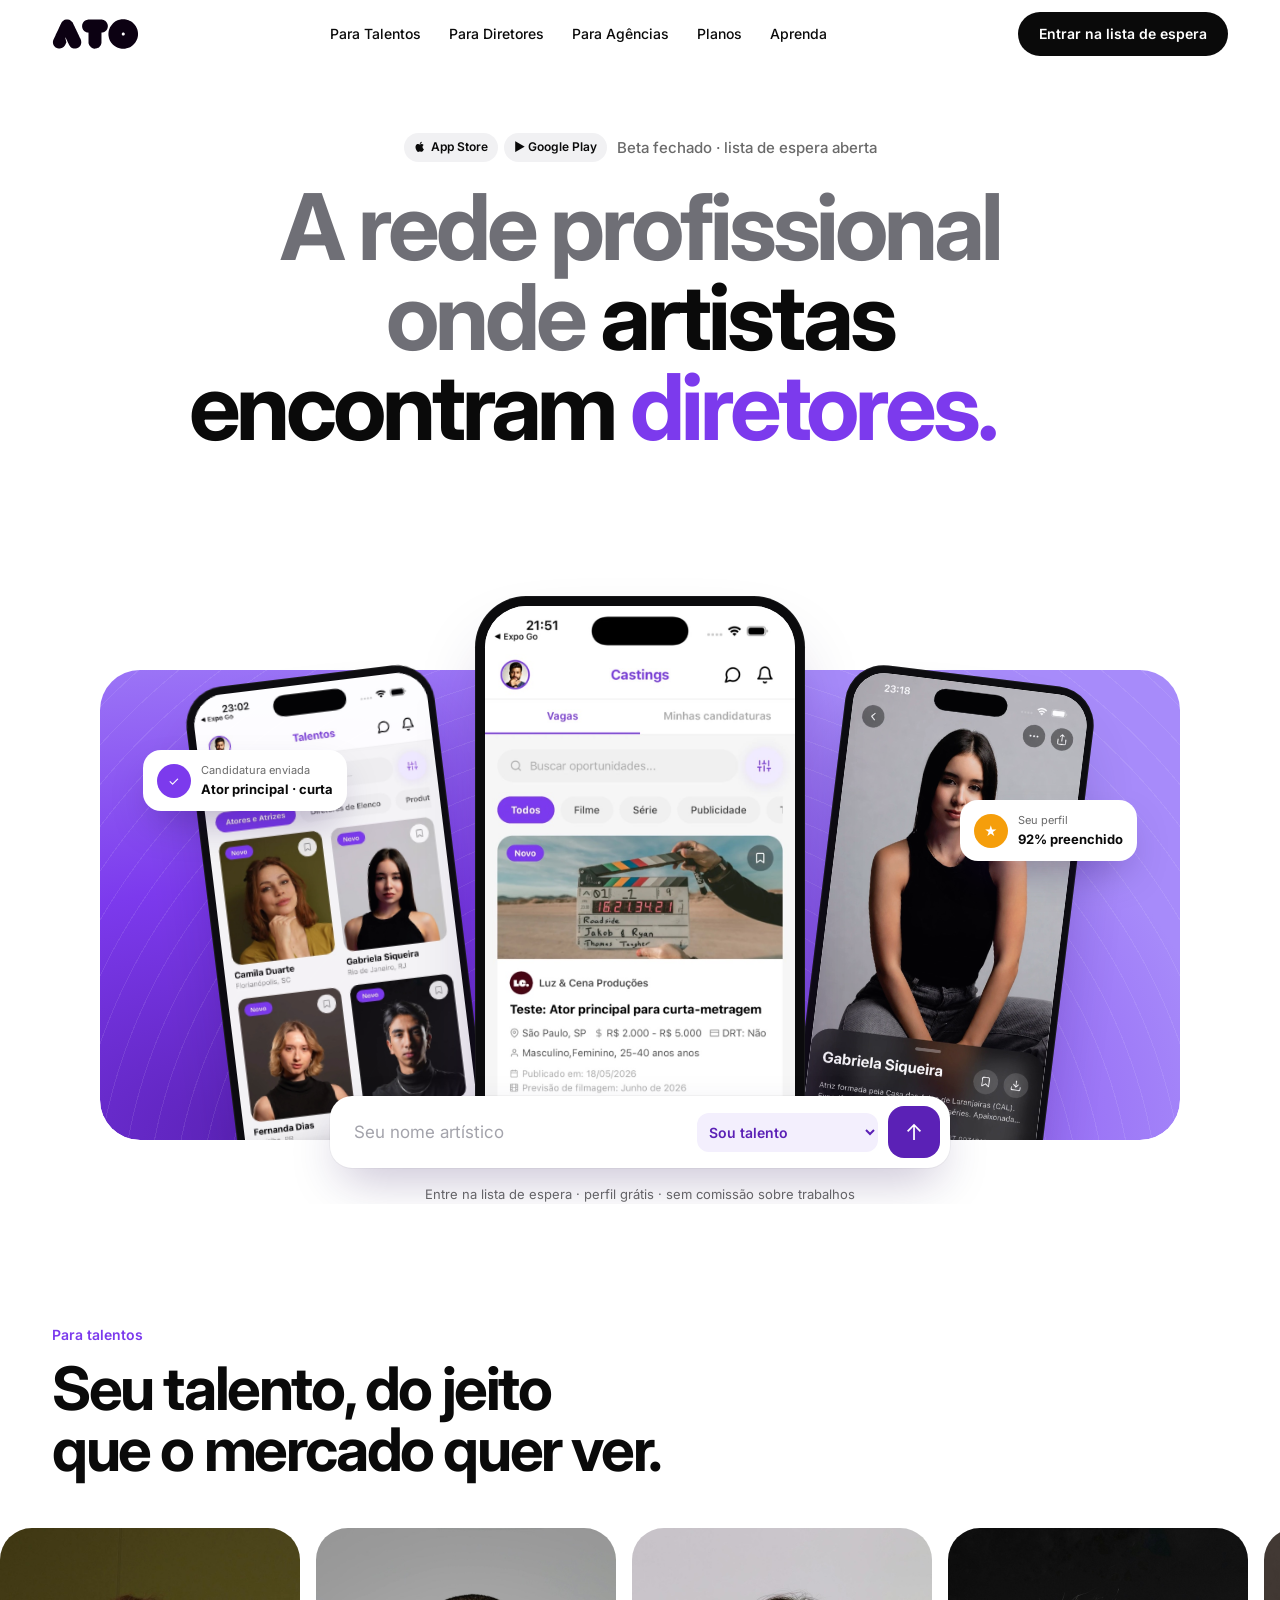
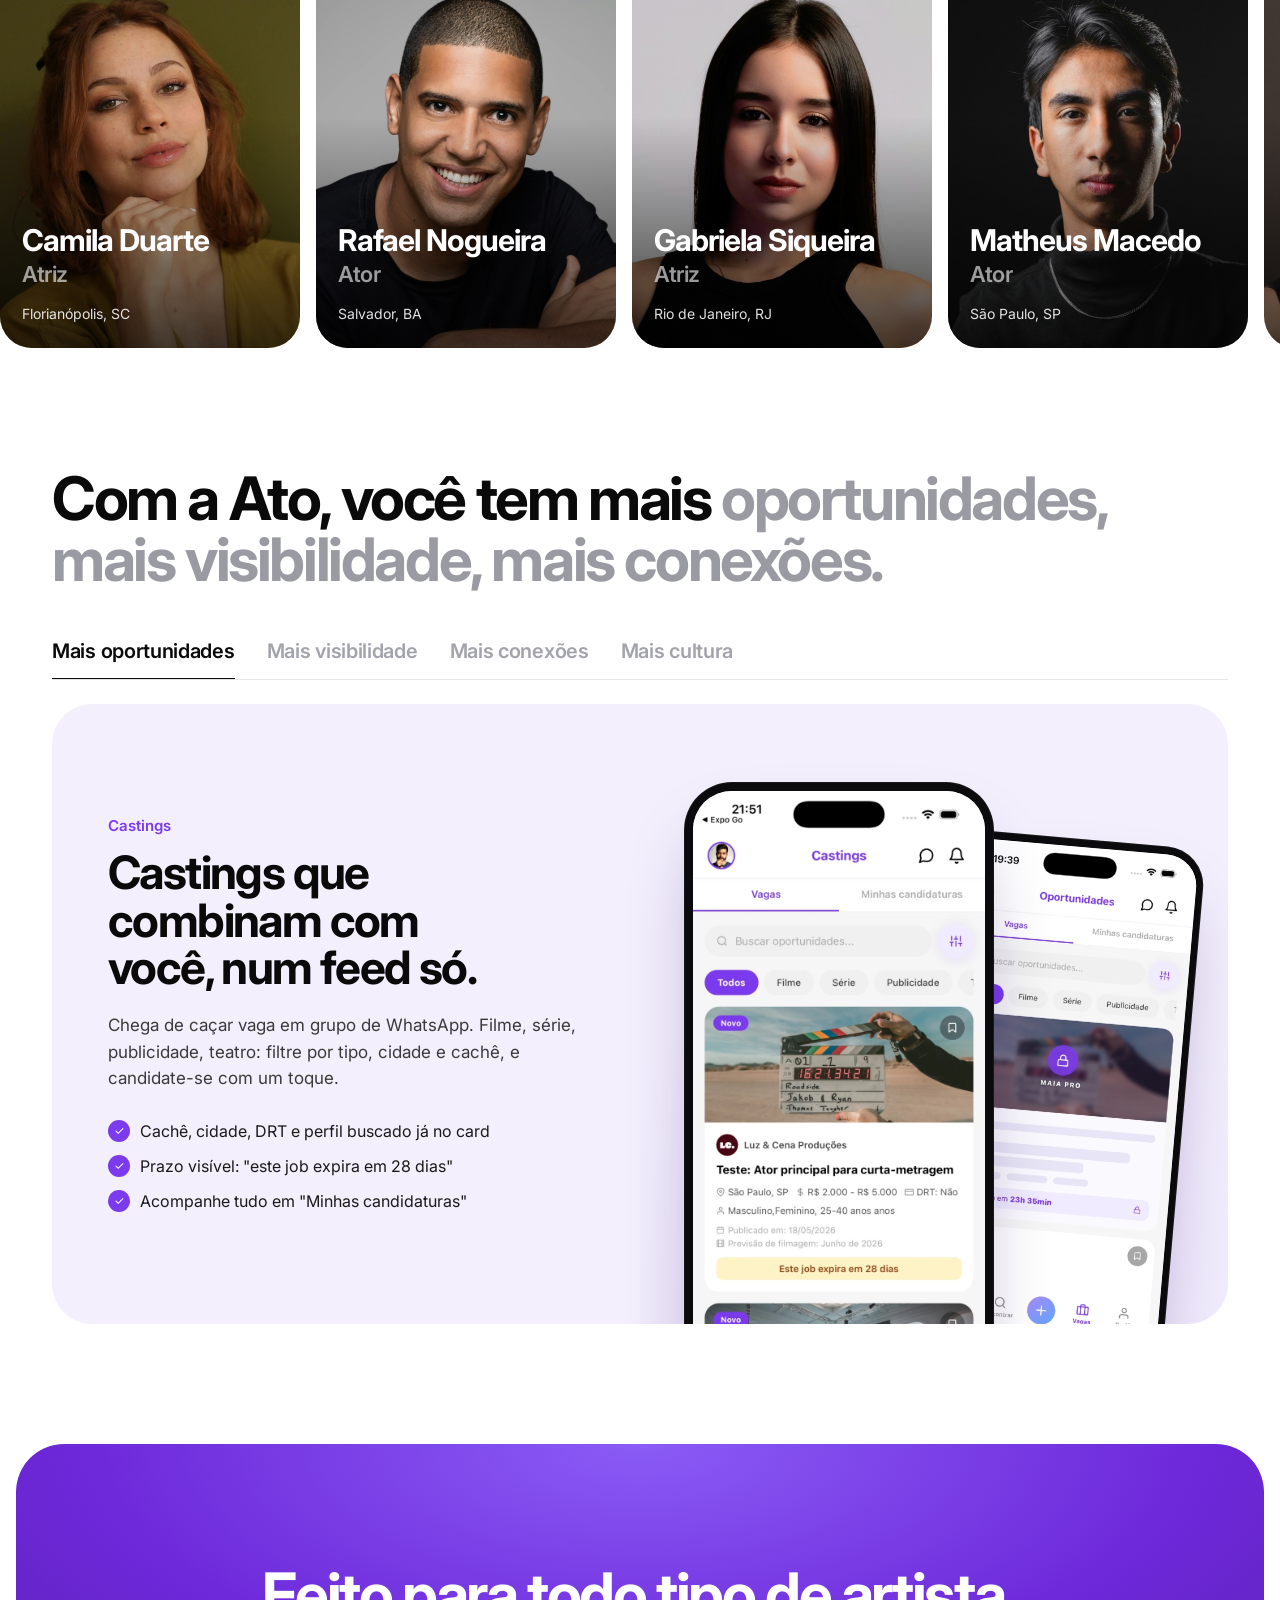
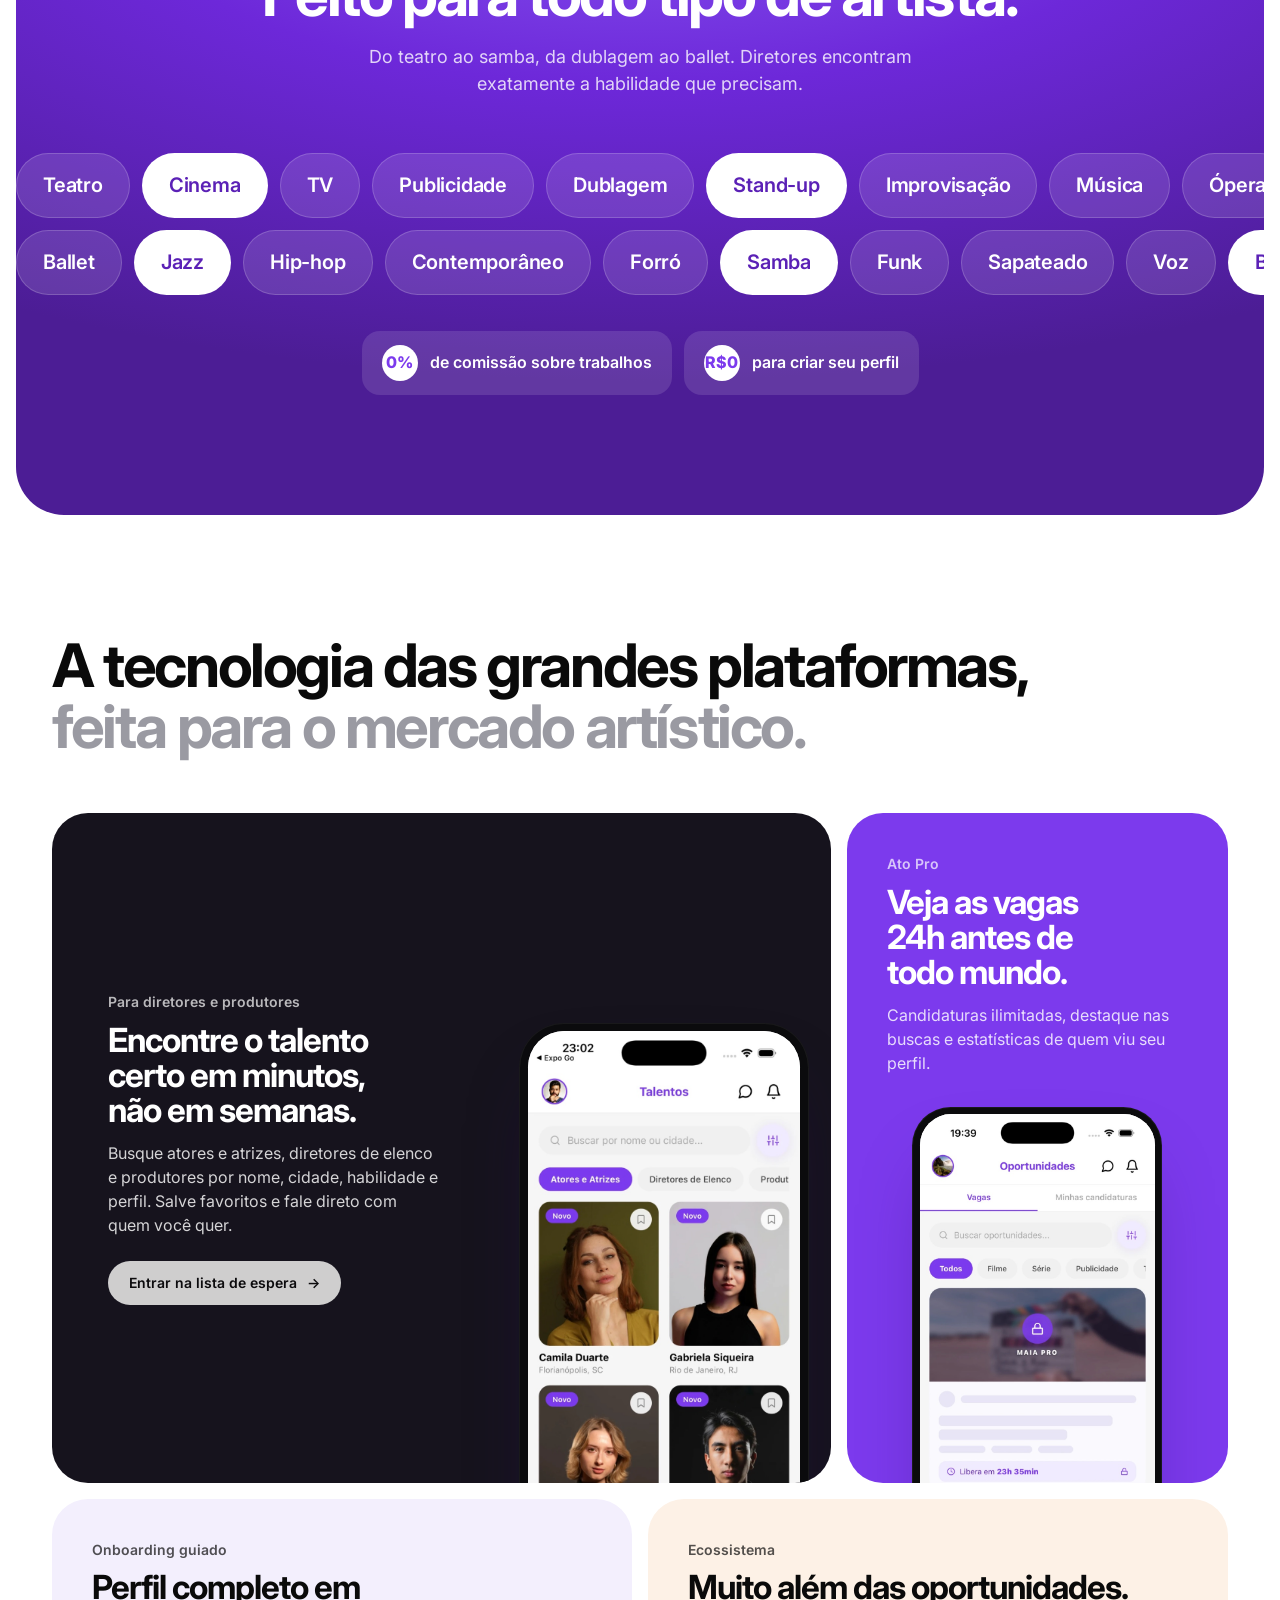
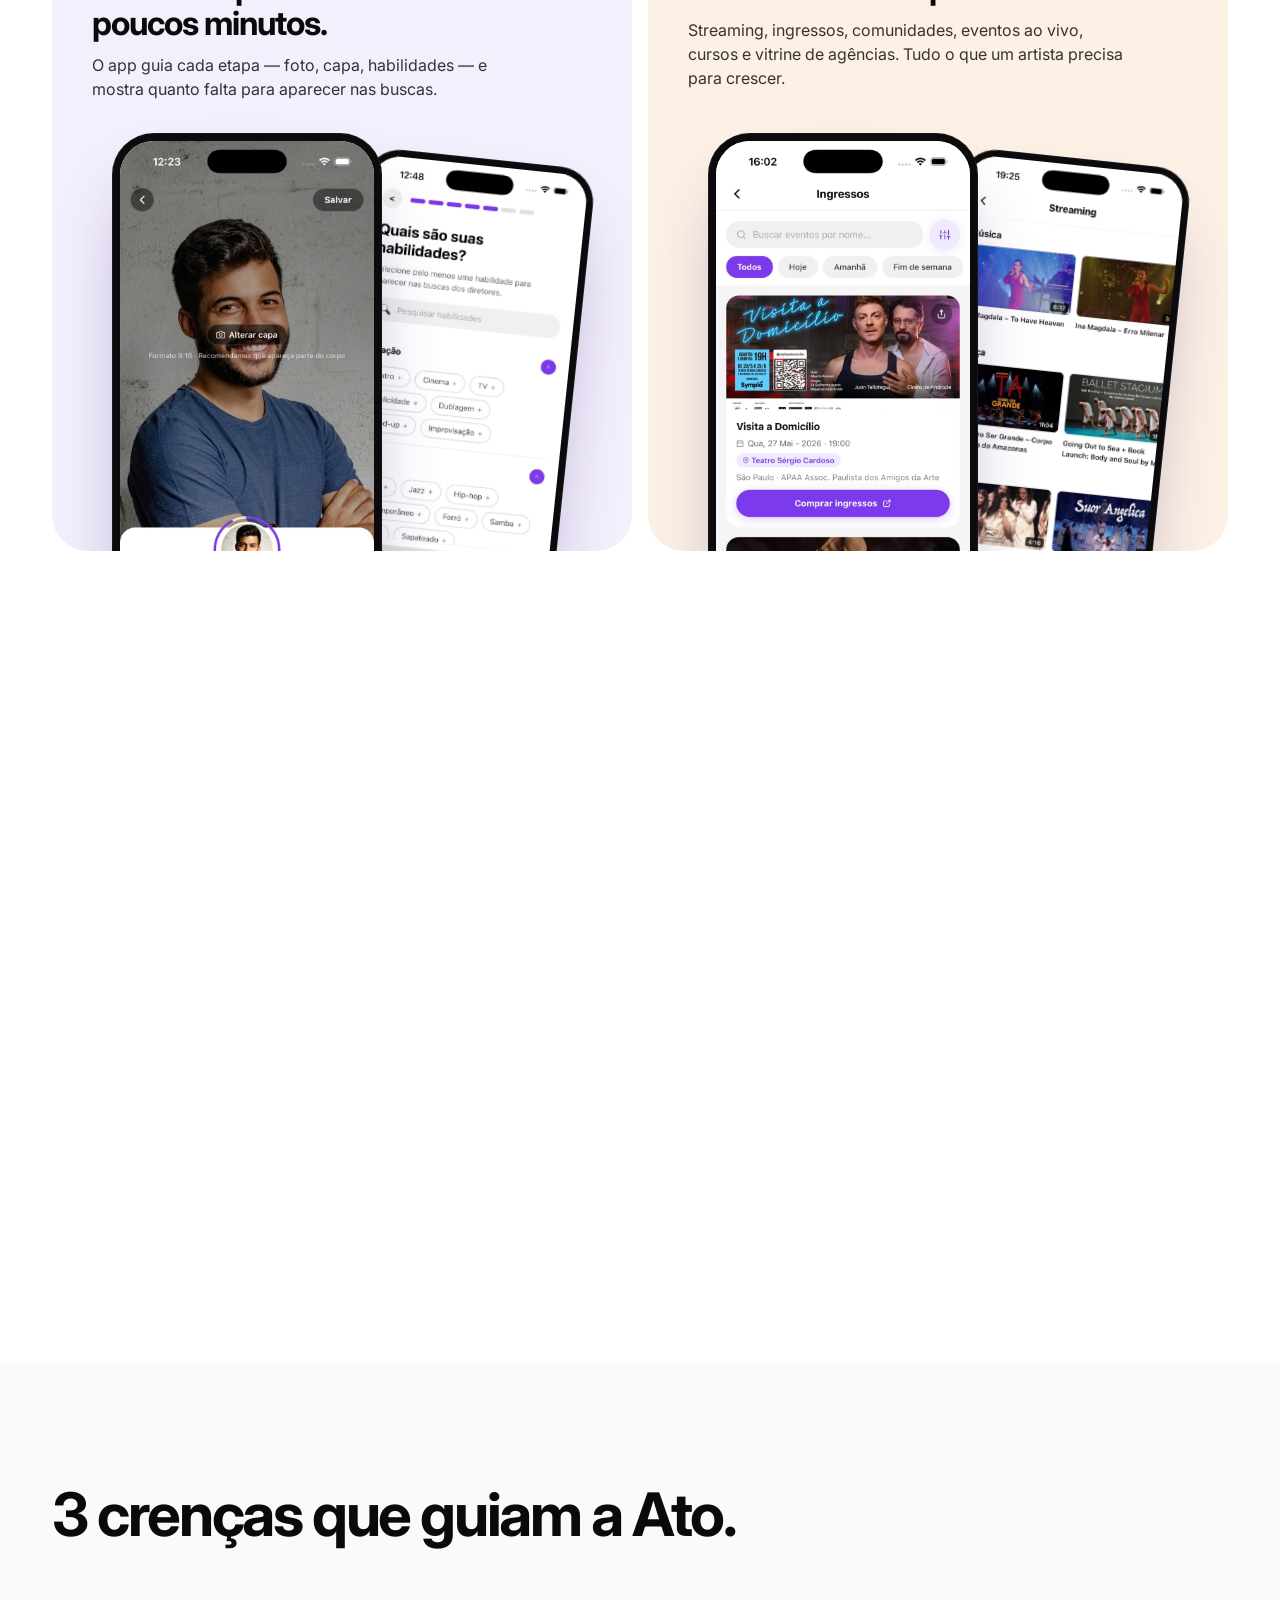
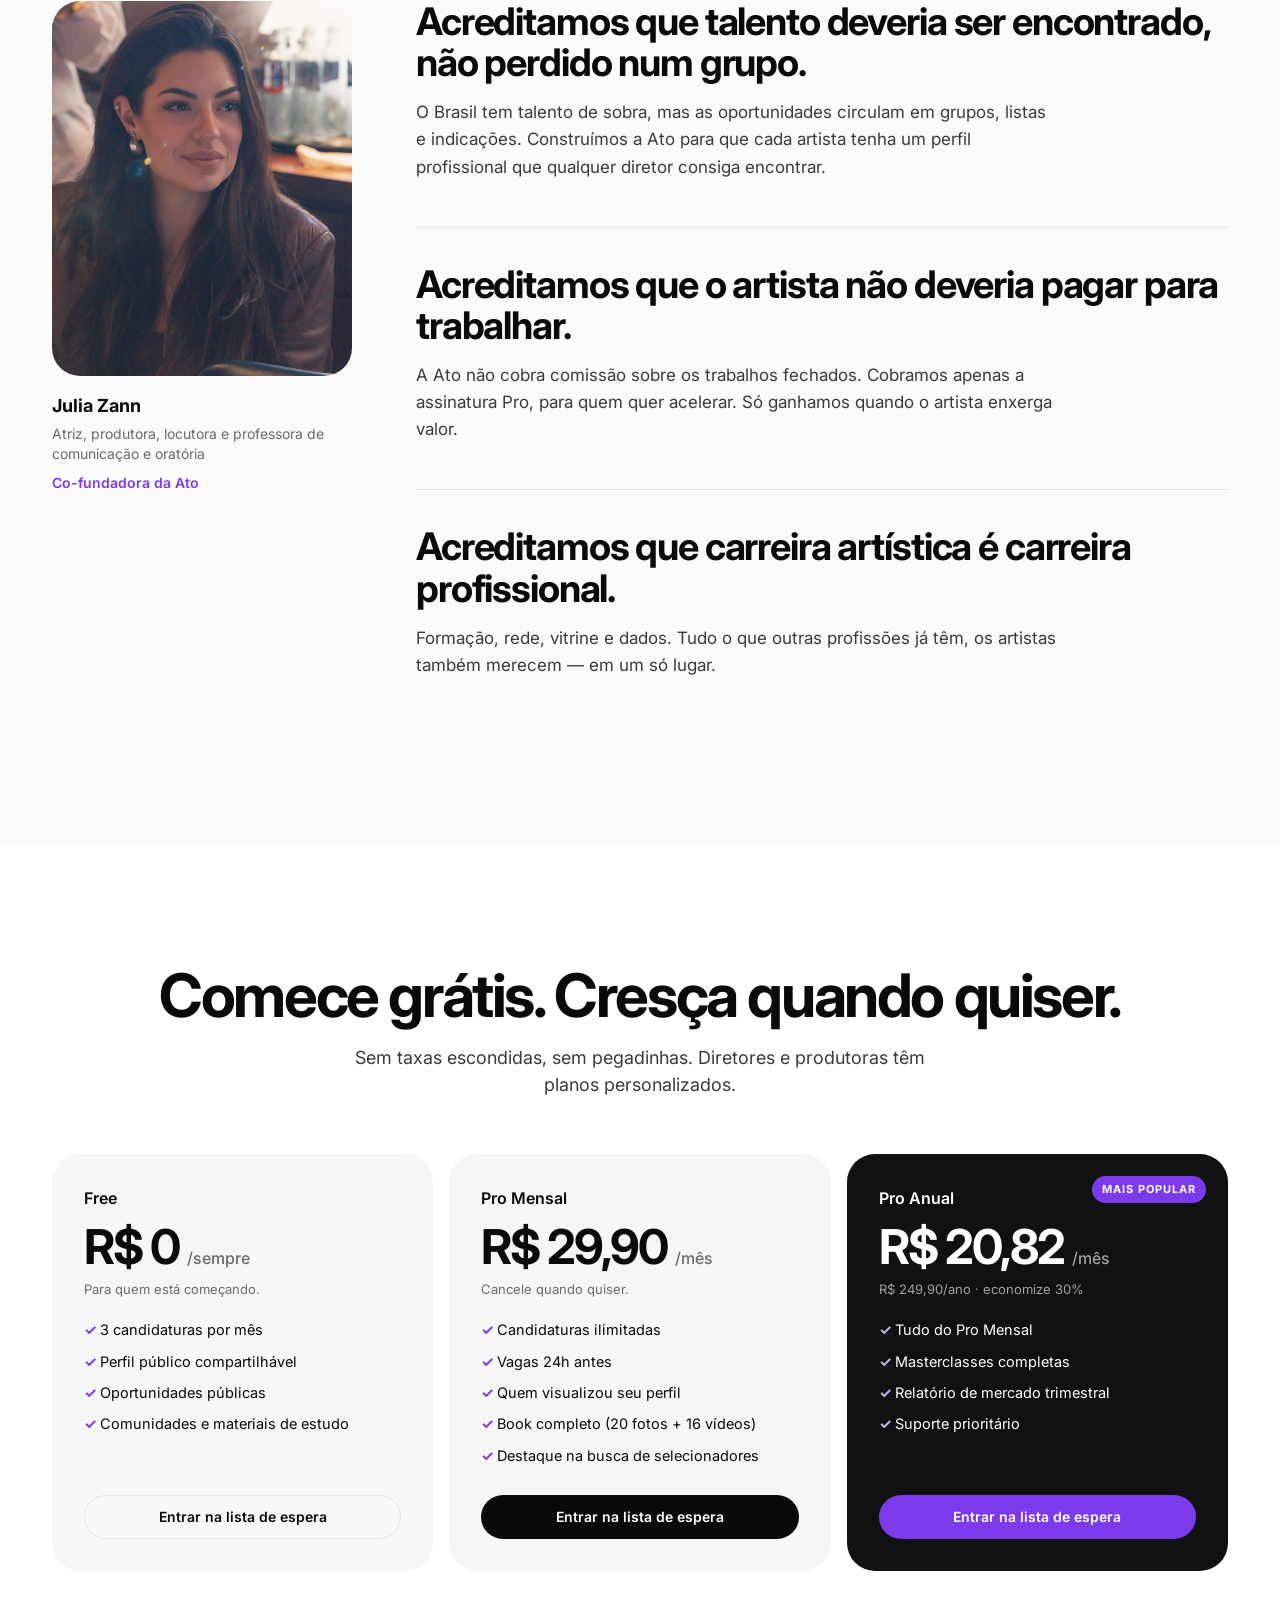
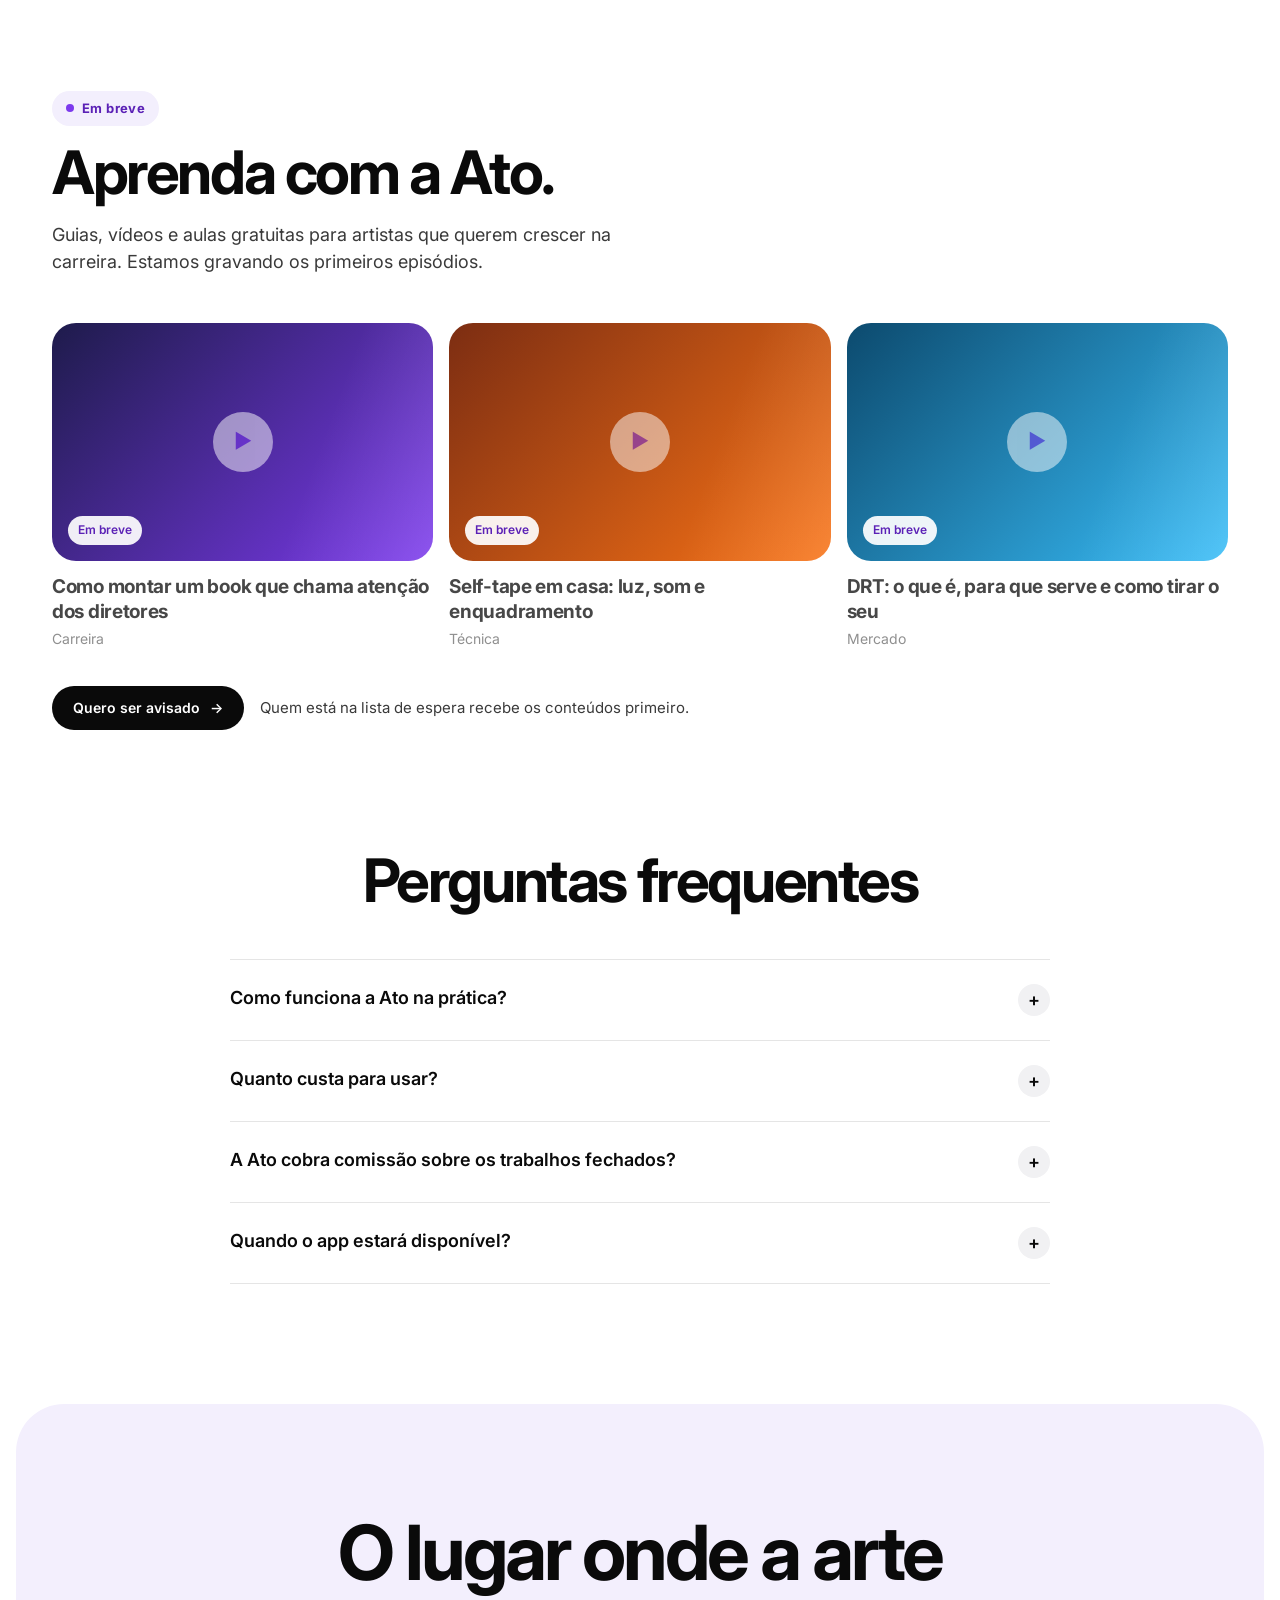
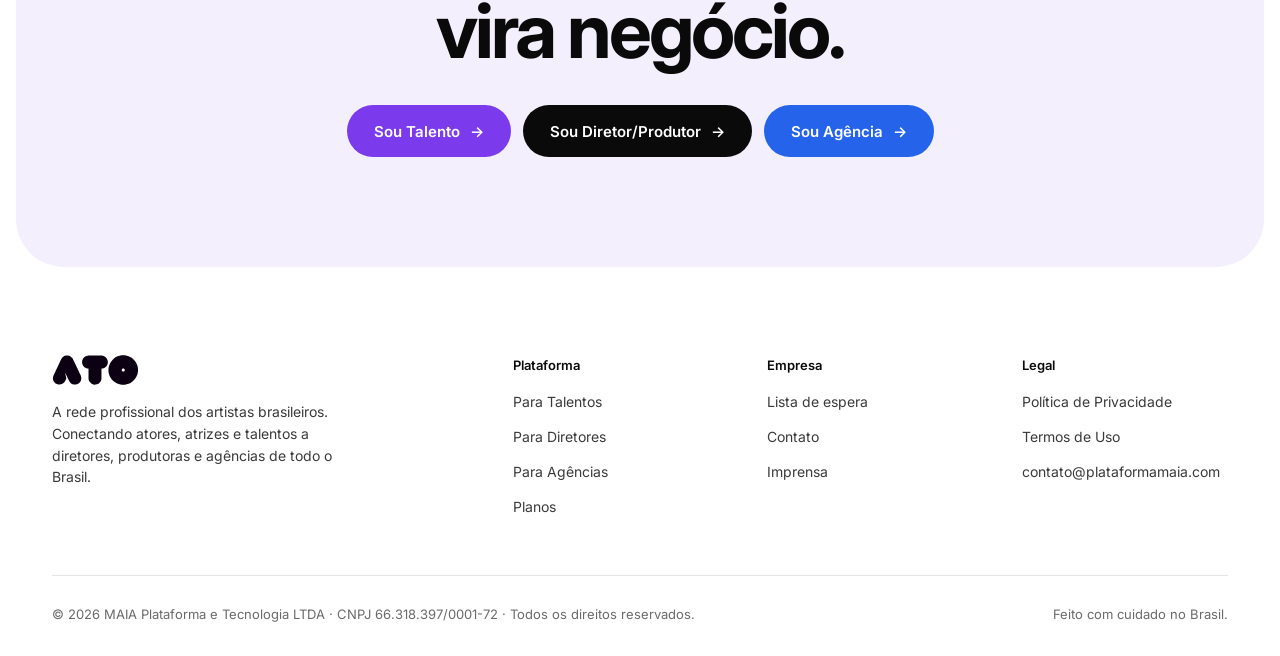
<file: index.html>
<!doctype html>
<html lang="pt-BR">
<head>
<meta charset="utf-8" />
<meta name="viewport" content="width=device-width, initial-scale=1" />
<title>Ato — A rede profissional dos artistas</title>
<link rel="icon" href="/favicon.ico" sizes="any" />
<link rel="icon" type="image/png" sizes="192x192" href="/icon-192.png" />
<link rel="apple-touch-icon" href="/apple-touch-icon.png" />
<meta name="description" content="A Ato conecta atores, atrizes e talentos a diretores, produtoras e agências de todo o Brasil. Castings, perfil artístico e networking em um só app." />
<meta property="og:title" content="Ato — A rede profissional dos artistas" />
<meta property="og:description" content="A Ato conecta atores, atrizes e talentos a diretores, produtoras e agências de todo o Brasil." />
<meta property="og:type" content="website" />
<meta property="og:url" content="https://www.atoplataforma.com" />
<meta property="og:image" content="https://www.atoplataforma.com/assets/home/castings.jpg" />
<meta name="twitter:card" content="summary_large_image" />
<meta name="theme-color" content="#ffffff" />

<link rel="preload" as="image" href="assets/home/castings.jpg" />
<link rel="stylesheet" href="colors_and_type.css" />
<style>

  * { box-sizing: border-box; }
  html { scroll-behavior: smooth; }
  body { margin: 0; overflow-x: hidden; background: #fff; }
  img { max-width: 100%; display: block; }
  a { color: inherit; }
  button { font-family: inherit; }
  :root {
    --lav-0: #FAF8FF;
    --lav-1: #F3EFFD;
    --lav-2: #E9E1FB;
    --p-1: #c4b5fd;
    --p-2: #8b5cf6;
    --p-3: #7c3aed;
    --p-4: #5b21b6;
    --p-5: #3b0f84;
    --grad: linear-gradient(90deg, #a78bfa 0%, #60a5fa 38%, #f97316 68%, #ec4899 100%);
  }
  .wrap { max-width: 1240px; margin: 0 auto; padding: 0 32px; }
  @media (max-width: 720px) { .wrap { padding: 0 16px; } }
  .btn { white-space: nowrap; }
  .btn-pill { border-radius: 9999px; }
  .btn-pink { background: var(--brand-pink); color: #fff; }
  .btn-pink:hover { filter: brightness(.95); }
  .btn-blue { background: #2563eb; color: #fff; }
  .btn-arrow::after { content: "→"; margin-left: 2px; transition: transform 150ms ease; display: inline-block; }
  .btn-arrow:hover::after { transform: translateX(3px); }

  /* ================= Nav ================= */
  .nav { position: sticky; top: 0; z-index: 50; background: rgba(255,255,255,.86); backdrop-filter: saturate(180%) blur(14px); -webkit-backdrop-filter: saturate(180%) blur(14px); border-bottom: 1px solid transparent; transition: border-color .2s; }
  .nav.scrolled { border-bottom-color: var(--hairline); }
  .nav__inner { height: 68px; display: flex; align-items: center; justify-content: space-between; gap: 24px; }
  .nav__menu { display: flex; gap: 28px; }
  .nav__menu a { font-size: 14px; font-weight: 500; text-decoration: none; color: var(--ink); }
  .nav__menu a:hover { color: var(--p-3); }
  .nav__cta { display: flex; align-items: center; gap: 8px; }
  .nav__login { font-size: 14px; font-weight: 600; text-decoration: none; padding: 0 12px; }
  .nav__burger { display: none; width: 44px; height: 44px; border: 0; background: transparent; cursor: pointer; align-items: center; justify-content: center; }
  .nav__burger span, .nav__burger span::before, .nav__burger span::after { display: block; width: 20px; height: 2px; background: var(--ink); position: relative; }
  .nav__burger span::before, .nav__burger span::after { content: ""; position: absolute; left: 0; }
  .nav__burger span::before { top: -6px; } .nav__burger span::after { top: 6px; }
  .mobile-panel { display: none; flex-direction: column; padding: 8px 16px 20px; border-top: 1px solid var(--hairline); background: #fff; }
  .mobile-panel.open { display: flex; }
  .mobile-panel a { padding: 14px 4px; font-weight: 500; text-decoration: none; border-bottom: 1px solid var(--hairline-soft); }
  @media (max-width: 960px) {
    .nav__menu, .nav__login { display: none; }
    .nav__burger { display: inline-flex; }
  }

  /* ================= Tipografia ================= */
  .kicker { font-size: 14px; font-weight: 600; color: var(--p-3); margin: 0 0 12px; display: block; }
  .h2 { font-family: var(--font-display); font-weight: 700; font-size: clamp(34px, 5vw, 60px); line-height: 1.02; letter-spacing: -0.04em; margin: 0; color: var(--ink); text-wrap: balance; }
  .h2 .soft { color: #9a9aa2; }
  .sub { font-size: 18px; line-height: 1.5; color: var(--body); margin: 18px 0 0; max-width: 620px; text-wrap: pretty; }
  section { position: relative; }
  .pad { padding: 120px 0; }
  @media (max-width: 720px) { .pad { padding: 72px 0; } }
  .center { text-align: center; }
  .center .sub { margin-left: auto; margin-right: auto; }

  /* ================= HERO ================= */
  .hero { padding: 64px 0 0; text-align: center; overflow: hidden; }
  .hero__proof { display: inline-flex; align-items: center; gap: 10px; font-size: 15px; font-weight: 500; color: var(--muted); margin-bottom: 20px; }
  .hero__proof .stores { display: inline-flex; gap: 6px; }
  .hero__proof .stores span { display: inline-flex; align-items: center; gap: 5px; background: #f1f1f3; color: var(--ink); padding: 5px 10px; border-radius: 9999px; font-size: 12px; font-weight: 600; }
  .hero h1 { font-family: var(--font-display); font-weight: 700; font-size: clamp(42px, 7.2vw, 92px); line-height: .98; letter-spacing: -0.045em; margin: 0 auto; max-width: 1000px; color: #6f6f76; text-wrap: balance; }
  .hero h1 .ink { color: var(--ink); }
  .rotator { display: inline-grid; vertical-align: bottom; color: var(--p-3); text-align: left; }
  .rotator span { grid-area: 1 / 1; opacity: 0; transform: translateY(40%); transition: opacity .45s ease, transform .45s ease; white-space: nowrap; }
  .rotator span.on { opacity: 1; transform: none; }
  .rotator span.out { opacity: 0; transform: translateY(-40%); }
  .hero__stage { position: relative; margin: 48px auto 0; max-width: 1080px; height: 640px; overflow: hidden; border-radius: 0 0 40px 40px; }
  .hero__panel { position: absolute; left: 0; right: 0; bottom: 0; height: 470px; border-radius: 40px; background: radial-gradient(90% 120% at 15% 100%, #5b21b6 0%, #7c3aed 45%, #a78bfa 100%); overflow: hidden; }
  .hero__panel::before { content: ""; position: absolute; inset: 0; background: repeating-radial-gradient(circle at 50% 120%, rgba(255,255,255,.09) 0 1px, transparent 1px 26px); }
  .hero__stage .phone { position: absolute; left: 50%; bottom: -150px; transform: translateX(-50%); --w: 330; z-index: 2; }
  .hero__stage .phone.side { --w: 250; bottom: -60px; z-index: 1; opacity: .98; }
  .hero__stage .phone.left { left: 22%; transform: translateX(-50%) rotate(-7deg); }
  .hero__stage .phone.right { left: 78%; transform: translateX(-50%) rotate(7deg); }
  .float-card { position: absolute; z-index: 3; background: #fff; border-radius: 18px; padding: 12px 14px; display: flex; align-items: center; gap: 10px; box-shadow: 0 18px 40px -12px rgba(30,0,80,.35); font-size: 13px; text-align: left; animation: floaty 5s ease-in-out infinite; }
  .float-card small { display: block; color: var(--muted); font-size: 11px; }
  .float-card i { width: 34px; height: 34px; border-radius: 50%; display: flex; align-items: center; justify-content: center; font-style: normal; color: #fff; background: var(--p-3); flex: none; }
  .float-card.a { left: 4%; top: 250px; } .float-card.b { right: 4%; top: 300px; animation-delay: -2.5s; }
  @keyframes floaty { 50% { transform: translateY(-8px); } }
  .hero__input {
    position: relative; z-index: 6; max-width: 620px; margin: -44px auto 0; background: #fff; border-radius: 22px; padding: 10px 10px 10px 22px;
    display: flex; align-items: center; gap: 10px; box-shadow: 0 20px 50px -12px rgba(30, 0, 80, .28), 0 0 0 1px rgba(0,0,0,.04);
  }
  .hero__input input { flex: 1; border: 0; outline: 0; font-size: 17px; font-family: inherit; background: transparent; min-width: 0; color: var(--ink); }
  .hero__input input::placeholder { color: #a3a3ab; }
  .hero__input select { border: 0; background: #f3effd; color: var(--p-4); font-weight: 600; font-family: inherit; font-size: 14px; border-radius: 12px; padding: 10px 8px; outline: 0; }
  .hero__input button { width: 52px; height: 52px; border-radius: 16px; border: 0; background: var(--p-4); color: #fff; font-size: 22px; cursor: pointer; flex: none; }
  .hero__input button:hover { background: var(--p-5); }
  .hero__under { margin: 16px 0 0; font-size: 13px; color: var(--muted); }
  @media (max-width: 900px) {
    .hero__stage { height: 540px; }
    .hero__panel { height: 400px; border-radius: 28px; }
    .hero__stage .phone { --w: 270; bottom: -120px; }
    .hero__stage .phone.side, .float-card { display: none; }
    .hero__input { margin: -30px 0 0; padding-left: 14px; }
    .hero__input select { display: none; }
  }

  /* ================= Carrossel de talentos ================= */
  .people { overflow: hidden; }
  .people__track { display: flex; gap: 16px; width: max-content; animation: marquee 60s linear infinite; padding: 48px 0 0; }
  .people:hover .people__track { animation-play-state: paused; }
  @keyframes marquee { to { transform: translateX(-50%); } }
  .person { width: 300px; height: 420px; border-radius: 32px; overflow: hidden; position: relative; flex: none; }
  .person .portrait { position: absolute; inset: 0; }
  .person img.real { position: absolute; inset: 0; width: 100%; height: 100%; object-fit: cover; object-position: center top; }
  .person::after { content: ""; position: absolute; inset: 45% 0 0; background: linear-gradient(180deg, transparent, rgba(0,0,0,.72)); }
  .person__txt { position: absolute; left: 22px; right: 22px; bottom: 22px; color: #fff; z-index: 2; }
  .person__txt b { font-family: var(--font-display); font-size: 30px; letter-spacing: -1px; line-height: 1; display: block; }
  .person__txt em { font-style: normal; font-size: 22px; font-weight: 600; letter-spacing: -.5px; color: rgba(255,255,255,.6); display: block; margin: 2px 0 10px; }
  .person__txt span { font-size: 14px; color: rgba(255,255,255,.88); }
  @media (max-width: 720px) { .person { width: 240px; height: 340px; border-radius: 24px; } .person__txt b { font-size: 24px; } .person__txt em { font-size: 17px; } }
  @media (prefers-reduced-motion: reduce) { .people__track { animation: none; } }

  /* ================= Tabs "mais" ================= */
  .tabs { display: flex; gap: 32px; border-bottom: 1px solid var(--hairline); margin: 48px 0 24px; overflow-x: auto; scrollbar-width: none; }
  .tabs::-webkit-scrollbar { display: none; }
  .tab-btn { background: none; border: 0; padding: 0 0 16px; font-size: 20px; font-weight: 600; letter-spacing: -.3px; color: #a3a3ab; cursor: pointer; position: relative; white-space: nowrap; }
  .tab-btn.on { color: var(--ink); }
  .tab-btn .bar { position: absolute; left: 0; bottom: -1px; height: 2px; width: 0; background: var(--ink); }
  .tab-btn.on .bar { animation: fill 7s linear forwards; }
  .tabs.paused .tab-btn.on .bar { animation: none; width: 100%; }
  @keyframes fill { to { width: 100%; } }
  .panel { display: none; border-radius: 40px; background: var(--lav-1); overflow: hidden; min-height: 620px; grid-template-columns: 1fr 1fr; }
  .panel.on { display: grid; animation: fadein .5s ease; }
  @keyframes fadein { from { opacity: 0; transform: translateY(8px); } }
  .panel__copy { padding: 64px 56px; display: flex; flex-direction: column; justify-content: center; }
  .panel__copy small { font-size: 15px; font-weight: 600; color: var(--p-3); display: block; margin-bottom: 12px; }
  .panel__copy h3 { font-family: var(--font-display); font-weight: 700; font-size: clamp(30px, 3.6vw, 46px); line-height: 1.04; letter-spacing: -.035em; margin: 0 0 20px; text-wrap: balance; }
  .panel__copy p { font-size: 17px; line-height: 1.55; color: var(--body); margin: 0 0 12px; }
  .panel__copy ul { list-style: none; padding: 0; margin: 16px 0 0; display: flex; flex-direction: column; gap: 10px; }
  .panel__copy li { display: flex; gap: 10px; font-size: 16px; color: var(--body-strong); }
  .panel__copy li::before { content: "✓"; width: 22px; height: 22px; border-radius: 50%; background: var(--p-3); color: #fff; font-size: 12px; display: inline-flex; align-items: center; justify-content: center; flex: none; margin-top: 1px; }
  .panel__art { position: relative; display: flex; align-items: flex-end; justify-content: center; padding-top: 56px; background: radial-gradient(70% 60% at 50% 100%, var(--lav-2), transparent); }
  .panel__art .phone { --w: 310; margin-bottom: -110px; }
  /* celular da frente sempre acima do de trás */
  .panel__art .phone:first-child, .bcard__art .phone:first-child { z-index: 2; }
  .panel__art .phone + .phone, .bcard__art .phone + .phone { z-index: 1; }
  .panel__art .phone + .phone { --w: 250; margin-left: -60px; margin-bottom: -40px; transform: rotate(5deg); }
  @media (max-width: 900px) {
    .panel { grid-template-columns: 1fr; border-radius: 28px; min-height: 0; }
    .panel__copy { padding: 36px 24px 8px; }
    .panel__art { padding-top: 24px; height: 440px; overflow: hidden; }
    .panel__art .phone { --w: 260; }
    .panel__art .phone + .phone { display: none; }
    .tab-btn { font-size: 16px; }
    .tabs { gap: 22px; }
  }

  /* ================= Marquee de habilidades (substitui reviews) ================= */
  .skillsband { margin: 0 16px; border-radius: 48px; background: radial-gradient(100% 80% at 50% 0%, #8b5cf6 0%, #6d28d9 45%, #4c1d95 100%); color: #fff; overflow: hidden; padding: 120px 0; }
  .skillsband .h2 { color: #fff; }
  .skillsband .sub { color: rgba(255,255,255,.8); }
  .pills-row { display: flex; gap: 12px; width: max-content; animation: marquee 50s linear infinite; }
  .pills-row.rev { animation-direction: reverse; animation-duration: 60s; }
  .pills-wrap { margin-top: 56px; display: flex; flex-direction: column; gap: 12px; }
  .pills-row span { background: rgba(255,255,255,.12); border: 1px solid rgba(255,255,255,.18); border-radius: 9999px; padding: 16px 26px; font-size: 20px; font-weight: 600; letter-spacing: -.2px; white-space: nowrap; }
  .pills-row span.hl { background: #fff; color: var(--p-4); }
  .band-badges { display: flex; justify-content: center; gap: 12px; margin-top: 36px; flex-wrap: wrap; padding: 0 16px; }
  .band-badges div { display: flex; align-items: center; gap: 12px; background: rgba(255,255,255,.12); border-radius: 18px; padding: 14px 20px; font-weight: 600; font-size: 16px; }
  .band-badges i { width: 36px; height: 36px; border-radius: 50%; background: #fff; color: var(--p-3); display: flex; align-items: center; justify-content: center; font-style: normal; font-weight: 800; }
  @media (max-width: 720px) { .skillsband { margin: 0 8px; border-radius: 28px; padding: 72px 0; } .pills-row span { font-size: 16px; padding: 12px 18px; } }

  /* ================= Bento: tecnologia ================= */
  .bento { display: grid; grid-template-columns: repeat(6, 1fr); gap: 16px; margin-top: 56px; }
  .bcard { border-radius: 36px; overflow: hidden; position: relative; min-height: 560px; display: flex; flex-direction: column; }
  .bcard__txt { padding: 40px 40px 0; position: relative; z-index: 2; }
  .bcard__txt small { font-size: 14px; font-weight: 600; opacity: .7; display: block; margin-bottom: 10px; }
  .bcard__txt h3 { font-family: var(--font-display); font-weight: 700; font-size: clamp(26px, 2.6vw, 36px); line-height: 1.06; letter-spacing: -.03em; margin: 0 0 12px; text-wrap: balance; }
  .bcard__txt p { font-size: 16px; line-height: 1.5; margin: 0; opacity: .82; max-width: 440px; color: inherit; }
  .door p, .final p { color: inherit; }
  .bcard__art { flex: 1; position: relative; display: flex; justify-content: center; align-items: flex-end; margin-top: 32px; }
  .bcard__art .phone { --w: 270; margin-bottom: -150px; }
  .b-wide { grid-column: span 4; background: #16131d; color: #fff; flex-direction: row; }
  .b-wide .bcard__txt { flex: 1; padding: 56px; display: flex; flex-direction: column; justify-content: center; }
  .b-wide .bcard__art { flex: 1; margin-top: 0; padding-top: 40px; }
  .b-wide .bcard__art .phone { --w: 290; }
  .b-purple { grid-column: span 2; background: var(--p-3); color: #fff; }
  .b-lav { grid-column: span 3; background: var(--lav-1); }
  .b-warm { grid-column: span 3; background: #fdf1e6; }
  .b-lav .bcard__art, .b-warm .bcard__art { gap: 0; }
  .b-lav .phone + .phone, .b-warm .phone + .phone { --w: 230; margin-left: -40px; margin-bottom: -90px; transform: rotate(6deg); }
  @media (max-width: 960px) {
    .bento { grid-template-columns: 1fr; }
    .b-wide, .b-purple, .b-lav, .b-warm { grid-column: auto; }
    .b-wide { flex-direction: column; }
    .b-wide .bcard__txt { padding: 36px 28px 0; }
    .bcard { min-height: 520px; border-radius: 28px; }
    .bcard__txt { padding: 32px 28px 0; }
    .b-lav .phone + .phone, .b-warm .phone + .phone { display: none; }
  }

  /* ================= Portas de entrada ================= */
  .doors { display: grid; grid-template-columns: repeat(3, 1fr); gap: 16px; margin-top: 56px; }
  .door { border-radius: 32px; padding: 36px; display: flex; flex-direction: column; min-height: 440px; }
  .door small { font-size: 13px; font-weight: 700; letter-spacing: 1.2px; text-transform: uppercase; opacity: .7; }
  .door h3 { font-family: var(--font-display); font-weight: 700; font-size: 30px; line-height: 1.08; letter-spacing: -.03em; margin: 12px 0 18px; }
  .door ul { list-style: none; padding: 0; margin: 0 0 28px; display: flex; flex-direction: column; gap: 10px; font-size: 15.5px; line-height: 1.45; }
  .door li::before { content: "✓ "; font-weight: 700; }
  .door .btn { margin-top: auto; align-self: flex-start; }
  .door.t { background: var(--p-3); color: #fff; }
  .door.d { background: #111; color: #fff; }
  .door.a { background: #e8efff; color: #0b1a3c; }
  .door.t .btn, .door.d .btn { background: #fff; color: var(--ink); }
  .door.a .btn { background: #2563eb; color: #fff; }
  @media (max-width: 900px) { .doors { grid-template-columns: 1fr; } .door { min-height: 0; } }

  /* ================= Crenças ================= */
  .beliefs { display: grid; grid-template-columns: 300px 1fr; gap: 64px; margin-top: 56px; align-items: start; }
  .beliefs__who { position: sticky; top: 100px; }
  .beliefs__who .logo-box { background: var(--lav-1); border-radius: 28px; aspect-ratio: 4/5; display: flex; align-items: center; justify-content: center; padding: 40px; }
  .beliefs__who b { display: block; margin-top: 16px; font-size: 16px; }
  .beliefs__who span { font-size: 14px; color: var(--muted); }
  .belief { border-top: 1px solid var(--hairline); padding: 36px 0; }
  .belief:first-child { border-top: 0; padding-top: 0; }
  .belief h3 { font-family: var(--font-display); font-weight: 700; font-size: clamp(26px, 3vw, 38px); line-height: 1.08; letter-spacing: -.03em; margin: 0 0 16px; }
  .belief p { font-size: 17px; line-height: 1.6; color: var(--body); margin: 0 0 10px; max-width: 640px; }
  @media (max-width: 900px) { .beliefs { grid-template-columns: 1fr; gap: 32px; } .beliefs__who { position: static; display: flex; gap: 16px; align-items: center; } .beliefs__who .logo-box { width: 96px; padding: 14px; border-radius: 20px; } .beliefs__who b { margin-top: 0; } }

  /* ================= Planos ================= */
  .plans { display: grid; grid-template-columns: repeat(3, 1fr); gap: 16px; margin-top: 56px; align-items: stretch; }
  .plan { border-radius: 28px; padding: 32px; background: #f6f6f7; display: flex; flex-direction: column; position: relative; }
  .plan.hot { background: #111; color: #fff; }
  .plan .tag { position: absolute; top: 22px; right: 22px; background: var(--p-3); color: #fff; font-size: 11px; font-weight: 700; letter-spacing: 1px; text-transform: uppercase; padding: 5px 10px; border-radius: 9999px; }
  .plan h4 { margin: 0 0 12px; font-size: 16px; font-weight: 600; }
  .plan .price { font-family: var(--font-display); font-weight: 700; font-size: 48px; letter-spacing: -2px; line-height: 1; }
  .plan .price small { font-size: 16px; letter-spacing: 0; font-weight: 500; color: var(--muted); }
  .plan.hot .price small, .plan.hot .note2 { color: #a0a0a0; }
  .plan .note2 { font-size: 13px; color: var(--muted); margin: 8px 0 20px; }
  .plan ul { list-style: none; padding: 0; margin: 0 0 28px; display: flex; flex-direction: column; gap: 9px; font-size: 14.5px; }
  .plan li::before { content: "✓  "; color: var(--p-3); font-weight: 700; }
  .plan.hot li::before { color: #c4b5fd; }
  .plan .btn { margin-top: auto; width: 100%; }
  .plan.hot .btn { background: var(--p-3); color: #fff; }
  @media (max-width: 900px) { .plans { grid-template-columns: 1fr; } }

  /* ================= Aprender ================= */
  .learn { display: grid; grid-template-columns: repeat(3, 1fr); gap: 16px; margin-top: 48px; }
  .lcard { text-decoration: none; }
  .lcard .img { aspect-ratio: 16/10; border-radius: 24px; position: relative; overflow: hidden; }
  .lcard .img em { position: absolute; left: 16px; bottom: 16px; background: rgba(0,0,0,.6); color: #fff; font-style: normal; font-size: 12px; font-weight: 600; padding: 5px 10px; border-radius: 9999px; }
  .lcard .img .play { position: absolute; inset: 0; margin: auto; width: 60px; height: 60px; border-radius: 50%; background: rgba(255,255,255,.9); display: flex; align-items: center; justify-content: center; color: var(--p-3); font-size: 20px; }
  .lcard h4 { font-size: 19px; line-height: 1.3; letter-spacing: -.3px; margin: 14px 0 4px; }
  .lcard p { font-size: 14px; color: var(--muted); margin: 0; }
  @media (max-width: 900px) { .learn { grid-template-columns: 1fr; } }

  /* ================= FAQ ================= */
  .faq { max-width: 820px; margin: 48px auto 0; }
  .faq details { border-top: 1px solid var(--hairline); }
  .faq details:last-child { border-bottom: 1px solid var(--hairline); }
  .faq summary { list-style: none; cursor: pointer; padding: 24px 0; font-size: 18px; font-weight: 600; display: flex; justify-content: space-between; gap: 16px; }
  .faq summary::-webkit-details-marker { display: none; }
  .faq summary::after { content: "+"; width: 32px; height: 32px; border-radius: 50%; background: #f1f1f3; display: inline-flex; align-items: center; justify-content: center; flex: none; transition: transform .2s; }
  .faq details[open] summary::after { transform: rotate(45deg); background: var(--p-3); color: #fff; }
  .faq p { margin: 0 0 24px; font-size: 16px; line-height: 1.6; color: var(--body); max-width: 700px; }

  /* ================= CTA final ================= */
  .final { margin: 0 16px 16px; border-radius: 48px; background: var(--lav-1); padding: 110px 24px; text-align: center; overflow: hidden; position: relative; }
  .final .h2 { font-size: clamp(38px, 6vw, 76px); }
  .final__btns { display: flex; gap: 12px; justify-content: center; flex-wrap: wrap; margin-top: 36px; }
  .final__btns .btn { height: 52px; padding: 0 26px; font-size: 15px; border-radius: 9999px; }
  @media (max-width: 720px) { .final { margin: 0 8px 8px; border-radius: 28px; padding: 72px 20px; } }

  /* ================= Footer ================= */
  footer.f { padding: 72px 0 32px; }
  .f__top { display: grid; grid-template-columns: 2fr 1fr 1fr 1fr; gap: 48px; margin-bottom: 56px; }
  .f__brand p { font-size: 14px; line-height: 1.55; color: var(--body); max-width: 320px; margin: 16px 0 0; }
  .f__col h5 { font-size: 13px; font-weight: 600; margin: 0 0 14px; }
  .f__col ul { list-style: none; padding: 0; margin: 0; display: flex; flex-direction: column; gap: 10px; }
  .f__col a { color: var(--body); font-size: 14px; text-decoration: none; }
  .f__bottom { border-top: 1px solid var(--hairline); padding-top: 28px; display: flex; justify-content: space-between; gap: 24px; flex-wrap: wrap; font-size: 13px; color: var(--muted); }
  @media (max-width: 900px) { .f__top { grid-template-columns: 1fr 1fr; gap: 36px; } .f__brand { grid-column: 1 / -1; } }

  .reveal { opacity: 0; transform: translateY(18px); transition: opacity .6s ease, transform .6s ease; }
  .reveal.in { opacity: 1; transform: none; }
  @media (prefers-reduced-motion: reduce) { .reveal { opacity: 1; transform: none; } .rotator span { transition: none; } }


  .nav__cta .short { display: none; }
  @media (max-width: 420px) { .nav__cta .long { display: none; } .nav__cta .short { display: inline; } }

  /* ================= Telas do app ================= */
  .phone {
    --w: 280;
    width: calc(var(--w) * 1px); flex: none; position: relative;
    background: #0b0b0d; border-radius: calc(var(--w) * .155px); padding: calc(var(--w) * .03px);
    box-shadow: 0 40px 80px -30px rgba(40, 10, 90, .45), 0 0 0 1px rgba(255,255,255,.06) inset;
  }
  .screen { width: 100%; aspect-ratio: 920 / 2000; border-radius: calc(var(--w) * .125px); overflow: hidden; background: #f4f4f5; }
  .screen img { width: 100%; height: 100%; object-fit: cover; object-position: top; display: block; }
  .person img { position: absolute; inset: 0; width: 100%; height: 100%; object-fit: cover; object-position: center top; }

  /* ================= Crenças: foto da Julia ================= */
  .beliefs__who .photo { border-radius: 28px; aspect-ratio: 4 / 5; overflow: hidden; background: var(--lav-1); }
  .beliefs__who .photo img { width: 100%; height: 100%; object-fit: cover; }
  .beliefs__who b { font-size: 18px; }
  .beliefs__who span { display: block; margin-top: 4px; line-height: 1.45; }
  .beliefs__who span.role { margin-top: 8px; color: var(--p-3); font-weight: 600; }
  @media (max-width: 900px) { .beliefs__who .photo { width: 96px; flex: none; border-radius: 20px; } }

  /* ================= Aprenda: em breve ================= */
  .soon-pill { display: inline-flex; align-items: center; gap: 8px; background: var(--lav-1); color: var(--p-4); font-size: 13px; font-weight: 700; letter-spacing: .4px; padding: 7px 14px; border-radius: 9999px; margin-bottom: 16px; }
  .soon-pill::before { content: ""; width: 8px; height: 8px; border-radius: 50%; background: var(--p-3); animation: pulse 1.8s ease-in-out infinite; }
  @keyframes pulse { 50% { opacity: .35; transform: scale(.8); } }
  .lcard { cursor: default; }
  .lcard .img::after { content: ""; position: absolute; inset: 0; background: linear-gradient(110deg, transparent 30%, rgba(255,255,255,.18) 50%, transparent 70%); background-size: 250% 100%; animation: shine 3.2s ease-in-out infinite; }
  @keyframes shine { from { background-position: 150% 0; } to { background-position: -100% 0; } }
  .lcard .img .play { opacity: .55; }
  .lcard .img em { background: rgba(255,255,255,.92); color: var(--p-4); }
  .lcard h4, .lcard p { opacity: .75; }
  .learn__cta { margin-top: 36px; display: flex; align-items: center; gap: 16px; flex-wrap: wrap; font-size: 15px; color: var(--body); }
  @media (prefers-reduced-motion: reduce) { .lcard .img::after, .soon-pill::before { animation: none; } }
  .faq a { color: var(--p-3); font-weight: 600; }
</style>
</head>
<body>

<header class="nav" id="nav">
  <div class="wrap nav__inner">
    <a href="./" aria-label="Ato — início"><img src="ato-logo.svg" width="87" height="30" alt="Ato"></a>
    <nav class="nav__menu" aria-label="Principal">
      <a href="#talentos">Para Talentos</a>
      <a href="#diretores">Para Diretores</a>
      <a href="#agencias">Para Agências</a>
      <a href="#planos">Planos</a>
      <a href="#aprenda">Aprenda</a>
    </nav>
    <div class="nav__cta">
      <a class="btn btn-primary btn-pill" href="waitlist.html?tipo=talento"><span class="long">Entrar na lista de espera</span><span class="short">Lista de espera</span></a>
      <button class="nav__burger" id="burger" aria-label="Abrir menu" aria-expanded="false"><span></span></button>
    </div>
  </div>
  <div class="mobile-panel" id="mobilePanel">
    <a href="#talentos">Para Talentos</a><a href="#diretores">Para Diretores</a><a href="#agencias">Para Agências</a><a href="#planos">Planos</a><a href="#aprenda">Aprenda</a>
  </div>
</header>

<main id="top">

<!-- ======================================================= HERO -->
<section class="hero">
  <div class="wrap">
    <div class="hero__proof"><span class="stores"><span>
      <svg width="12" height="12" viewBox="0 0 24 24" fill="currentColor" aria-hidden="true"><path d="M17.05 12.04c-.03-2.6 2.13-3.85 2.22-3.91-1.21-1.77-3.1-2.01-3.77-2.04-1.6-.16-3.13.94-3.94.94-.83 0-2.07-.92-3.41-.9-1.75.03-3.37 1.02-4.27 2.59-1.83 3.17-.47 7.86 1.31 10.43.87 1.26 1.9 2.67 3.24 2.62 1.31-.05 1.81-.85 3.39-.85 1.58 0 2.03.85 3.41.82 1.41-.03 2.3-1.28 3.16-2.55 1-1.46 1.41-2.88 1.43-2.95-.03-.01-2.74-1.05-2.77-4.2zM14.6 4.55c.71-.86 1.19-2.06 1.06-3.25-1.02.04-2.27.69-3 1.55-.65.76-1.23 1.99-1.07 3.16 1.14.09 2.3-.58 3.01-1.46z"/></svg>App Store</span><span>▶ Google Play</span></span> Beta fechado · lista de espera aberta</div>
    <h1>A rede profissional onde <span class="ink">artistas encontram</span> <span class="rotator" id="rotator"><span class="on">castings.</span><span>diretores.</span><span>agências.</span><span>seu público.</span></span></h1>

    <div class="hero__stage">
      <div class="hero__panel"></div>
      <div class="phone side left"><div class="screen"><img src="assets/home/talentos.jpg" alt="Tela de busca de talentos do app Ato"></div></div>
      <div class="phone side right"><div class="screen"><img src="assets/home/perfil-gabriela.jpg" alt="Perfil de atriz no app Ato"></div></div>
      <div class="phone"><div class="screen"><img src="assets/home/castings.jpg" alt="Tela de castings do app Ato"></div></div>
      <div class="float-card a"><i>✓</i><div><small>Candidatura enviada</small><b>Ator principal · curta</b></div></div>
      <div class="float-card b"><i style="background:#f59e0b">★</i><div><small>Seu perfil</small><b>92% preenchido</b></div></div>
    </div>

    <form class="hero__input" id="heroForm" action="waitlist.html" method="get">
      <input type="text" name="nome" placeholder="Seu nome artístico" aria-label="Seu nome artístico" autocomplete="name" />
      <select name="tipo" aria-label="Tipo de perfil"><option value="talento">Sou talento</option><option value="diretor">Sou diretor/produtor</option><option value="agencia">Sou agência</option></select>
      <button type="submit" aria-label="Entrar na lista de espera">↑</button>
    </form>
    <p class="hero__under">Entre na lista de espera · perfil grátis · sem comissão sobre trabalhos</p>
  </div>
</section>

<!-- ======================================================= CARROSSEL DE PERFIS -->
<section class="pad" style="padding-bottom:0">
  <div class="wrap">
    <span class="kicker reveal">Para talentos</span>
    <h2 class="h2 reveal">Seu talento, do jeito<br>que o mercado quer ver.</h2>
  </div>
  <div class="people reveal">
    <div class="people__track" id="peopleTrack"></div>
  </div>
</section>

<!-- ======================================================= TABS -->
<section class="pad" id="talentos">
  <div class="wrap">
    <h2 class="h2 reveal">Com a Ato, você tem mais <span class="soft">oportunidades, mais visibilidade, mais conexões.</span></h2>

    <div class="tabs reveal" id="tabs" role="tablist">
      <button class="tab-btn on" role="tab">Mais oportunidades<span class="bar"></span></button>
      <button class="tab-btn" role="tab">Mais visibilidade<span class="bar"></span></button>
      <button class="tab-btn" role="tab">Mais conexões<span class="bar"></span></button>
      <button class="tab-btn" role="tab">Mais cultura<span class="bar"></span></button>
    </div>

    <div class="panel on">
      <div class="panel__copy">
        <small>Castings</small>
        <h3>Castings que combinam com você, num feed só.</h3>
        <p>Chega de caçar vaga em grupo de WhatsApp. Filme, série, publicidade, teatro: filtre por tipo, cidade e cachê, e candidate-se com um toque.</p>
        <ul><li>Cachê, cidade, DRT e perfil buscado já no card</li><li>Prazo visível: "este job expira em 28 dias"</li><li>Acompanhe tudo em "Minhas candidaturas"</li></ul>
      </div>
      <div class="panel__art">
        <div class="phone"><div class="screen"><img loading="lazy" src="assets/home/castings.jpg" alt="Feed de castings"></div></div>
        <div class="phone"><div class="screen"><img loading="lazy" src="assets/home/maia-pro.jpg" alt="Vaga exclusiva Ato Pro"></div></div>
      </div>
    </div>

    <div class="panel">
      <div class="panel__copy">
        <small>Perfil artístico</small>
        <h3>Um perfil que trabalha por você 24 horas por dia.</h3>
        <p>Fotos, vídeos, voz, DRT e links para Instagram, YouTube, TikTok, IMDb e LinkedIn — seu currículo artístico inteiro em um link.</p>
        <ul><li>Apareça nas buscas por habilidade e cidade</li><li>Saiba quem visualizou seu perfil</li><li>Compartilhe com um toque</li></ul>
      </div>
      <div class="panel__art">
        <div class="phone"><div class="screen"><img loading="lazy" src="assets/home/perfil-fernanda.jpg" alt="Perfil artístico completo"></div></div>
        <div class="phone"><div class="screen"><img loading="lazy" src="assets/home/habilidades.jpg" alt="Seleção de habilidades"></div></div>
      </div>
    </div>

    <div class="panel">
      <div class="panel__copy">
        <small>Networking</small>
        <h3>Converse direto com quem decide.</h3>
        <p>Siga artistas, diretores e produtores. Mande mensagem, combine testes e feche trabalhos sem intermediários — e sem comissão.</p>
        <ul><li>Mensagens diretas dentro do app</li><li>Seguir perfis e montar sua rede</li><li>Comunidades por área, região e interesse</li></ul>
      </div>
      <div class="panel__art">
        <div class="phone"><div class="screen"><img loading="lazy" src="assets/home/mensagens.jpg" alt="Mensagens diretas"></div></div>
        <div class="phone"><div class="screen"><img loading="lazy" src="assets/home/perfil-gabriela.jpg" alt="Perfil com botões seguir e mensagem"></div></div>
      </div>
    </div>

    <div class="panel">
      <div class="panel__copy">
        <small>Streaming & ingressos</small>
        <h3>Cultura na palma da mão, todos os dias.</h3>
        <p>Assista a espetáculos de música, dança, ópera e teatro, e encontre ingressos para o que está em cartaz perto de você.</p>
        <ul><li>Streaming com curadoria por categoria</li><li>Ingressos com filtros hoje, amanhã e fim de semana</li><li>Mapa de eventos</li></ul>
      </div>
      <div class="panel__art">
        <div class="phone"><div class="screen"><img loading="lazy" src="assets/home/streaming.jpg" alt="Streaming de espetáculos"></div></div>
        <div class="phone"><div class="screen"><img loading="lazy" src="assets/home/ingressos.jpg" alt="Ingressos para eventos"></div></div>
      </div>
    </div>
  </div>
</section>

<!-- ======================================================= FAIXA ROXA -->
<section class="skillsband">
  <div class="wrap center">
    <h2 class="h2 reveal">Feito para todo tipo de artista.</h2>
    <p class="sub reveal">Do teatro ao samba, da dublagem ao ballet. Diretores encontram exatamente a habilidade que precisam.</p>
  </div>
  <div class="pills-wrap" aria-hidden="true">
    <div class="pills-row" id="pillsA"></div>
    <div class="pills-row rev" id="pillsB"></div>
  </div>
  <div class="band-badges">
    <div><i>0%</i>de comissão sobre trabalhos</div>
    <div><i>R$0</i>para criar seu perfil</div>
  </div>
</section>

<!-- ======================================================= BENTO -->
<section class="pad" id="diretores">
  <div class="wrap">
    <h2 class="h2 reveal">A tecnologia das grandes plataformas, <span class="soft">feita para o mercado artístico.</span></h2>

    <div class="bento">
      <article class="bcard b-wide reveal">
        <div class="bcard__txt">
          <small>Para diretores e produtores</small>
          <h3>Encontre o talento certo em minutos, não em semanas.</h3>
          <p>Busque atores e atrizes, diretores de elenco e produtores por nome, cidade, habilidade e perfil. Salve favoritos e fale direto com quem você quer.</p>
          <p style="margin-top:24px"><a class="btn btn-on-color btn-pill btn-arrow" href="waitlist.html?tipo=diretor">Entrar na lista de espera</a></p>
        </div>
        <div class="bcard__art"><div class="phone"><div class="screen"><img loading="lazy" src="assets/home/talentos.jpg" alt="Busca de talentos"></div></div></div>
      </article>

      <article class="bcard b-purple reveal">
        <div class="bcard__txt">
          <small>Ato Pro</small>
          <h3>Veja as vagas 24h antes de todo mundo.</h3>
          <p>Candidaturas ilimitadas, destaque nas buscas e estatísticas de quem viu seu perfil.</p>
        </div>
        <div class="bcard__art"><div class="phone" style="--w:250"><div class="screen"><img loading="lazy" src="assets/home/maia-pro.jpg" alt="Vaga bloqueada para Ato Pro"></div></div></div>
      </article>

      <article class="bcard b-lav reveal">
        <div class="bcard__txt">
          <small>Onboarding guiado</small>
          <h3>Perfil completo em poucos minutos.</h3>
          <p>O app guia cada etapa — foto, capa, habilidades — e mostra quanto falta para aparecer nas buscas.</p>
        </div>
        <div class="bcard__art">
          <div class="phone"><div class="screen"><img loading="lazy" src="assets/home/perfil-editar.jpg" alt="Edição de perfil"></div></div>
          <div class="phone"><div class="screen"><img loading="lazy" src="assets/home/habilidades.jpg" alt="Seleção de habilidades"></div></div>
        </div>
      </article>

      <article class="bcard b-warm reveal" id="agencias">
        <div class="bcard__txt">
          <small>Ecossistema</small>
          <h3>Muito além das oportunidades.</h3>
          <p>Streaming, ingressos, comunidades, eventos ao vivo, cursos e vitrine de agências. Tudo o que um artista precisa para crescer.</p>
        </div>
        <div class="bcard__art">
          <div class="phone"><div class="screen"><img loading="lazy" src="assets/home/ingressos.jpg" alt="Ingressos para eventos"></div></div>
          <div class="phone"><div class="screen"><img loading="lazy" src="assets/home/streaming.jpg" alt="Streaming de espetáculos"></div></div>
        </div>
      </article>
    </div>
  </div>
</section>

<!-- ======================================================= PORTAS DE ENTRADA -->
<section class="pad" style="padding-top:0">
  <div class="wrap">
    <h2 class="h2 reveal">Escolha sua porta de entrada.</h2>
    <div class="doors">
      <div class="door t reveal">
        <small>Talentos</small>
        <h3>Da oportunidade à realidade.</h3>
        <ul><li>Perfil artístico completo, sem custo</li><li>Castings compatíveis com o seu perfil</li><li>Candidatura com um toque</li><li>Materiais de estudo e comunidades</li></ul>
        <a class="btn btn-pill btn-arrow" href="waitlist.html?tipo=talento">Sou Talento</a>
      </div>
      <div class="door d reveal">
        <small>Diretores e produtores</small>
        <h3>O perfil que você precisa, na hora que precisa.</h3>
        <ul><li>Publique castings em minutos</li><li>Candidaturas organizadas com vídeos e fotos</li><li>Filtros por perfil, idade, biotipo e habilidades</li><li>Contratação direta, sem intermediários</li></ul>
        <a class="btn btn-pill btn-arrow" href="waitlist.html?tipo=diretor">Sou Diretor/Produtor</a>
      </div>
      <div class="door a reveal">
        <small>Agências</small>
        <h3>Seu casting na vitrine do mercado.</h3>
        <ul><li>Vitrine de agências dentro do app</li><li>Talentos descobrem quem representa seu perfil</li><li>Contato direto com novos artistas</li></ul>
        <a class="btn btn-pill btn-arrow" href="waitlist.html?tipo=agencia">Sou Agência</a>
      </div>
    </div>
  </div>
</section>

<!-- ======================================================= CRENÇAS -->
<section class="pad" style="background:#fafafa">
  <div class="wrap">
    <h2 class="h2 reveal">3 crenças que guiam a Ato.</h2>
    <div class="beliefs">
      <div class="beliefs__who reveal">
        <div class="photo"><img loading="lazy" src="assets/home/julia-zann.jpg" alt="Julia Zann, co-fundadora da Ato"></div>
        <div><b>Julia Zann</b><span>Atriz, produtora, locutora e professora de comunicação e oratória</span><span class="role">Co-fundadora da Ato</span></div>
      </div>
      <div>
        <div class="belief reveal">
          <h3>Acreditamos que talento deveria ser encontrado, não perdido num grupo.</h3>
          <p>O Brasil tem talento de sobra, mas as oportunidades circulam em grupos, listas e indicações. Construímos a Ato para que cada artista tenha um perfil profissional que qualquer diretor consiga encontrar.</p>
        </div>
        <div class="belief reveal">
          <h3>Acreditamos que o artista não deveria pagar para trabalhar.</h3>
          <p>A Ato não cobra comissão sobre os trabalhos fechados. Cobramos apenas a assinatura Pro, para quem quer acelerar. Só ganhamos quando o artista enxerga valor.</p>
        </div>
        <div class="belief reveal">
          <h3>Acreditamos que carreira artística é carreira profissional.</h3>
          <p>Formação, rede, vitrine e dados. Tudo o que outras profissões já têm, os artistas também merecem — em um só lugar.</p>
        </div>
      </div>
    </div>
  </div>
</section>

<!-- ======================================================= PLANOS -->
<section class="pad" id="planos">
  <div class="wrap center">
    <h2 class="h2 reveal">Comece grátis. Cresça quando quiser.</h2>
    <p class="sub reveal">Sem taxas escondidas, sem pegadinhas. Diretores e produtoras têm planos personalizados.</p>
  </div>
  <div class="wrap">
    <div class="plans">
      <div class="plan reveal"><h4>Free</h4><div class="price">R$ 0 <small>/sempre</small></div><p class="note2">Para quem está começando.</p>
        <ul><li>3 candidaturas por mês</li><li>Perfil público compartilhável</li><li>Oportunidades públicas</li><li>Comunidades e materiais de estudo</li></ul>
        <a class="btn btn-secondary btn-pill" href="waitlist.html?tipo=talento">Entrar na lista de espera</a></div>
      <div class="plan reveal"><h4>Pro Mensal</h4><div class="price">R$ 29,90 <small>/mês</small></div><p class="note2">Cancele quando quiser.</p>
        <ul><li>Candidaturas ilimitadas</li><li>Vagas 24h antes</li><li>Quem visualizou seu perfil</li><li>Book completo (20 fotos + 16 vídeos)</li><li>Destaque na busca de selecionadores</li></ul>
        <a class="btn btn-primary btn-pill" href="waitlist.html?tipo=talento">Entrar na lista de espera</a></div>
      <div class="plan hot reveal"><span class="tag">Mais popular</span><h4>Pro Anual</h4><div class="price">R$ 20,82 <small>/mês</small></div><p class="note2">R$ 249,90/ano · economize 30%</p>
        <ul><li>Tudo do Pro Mensal</li><li>Masterclasses completas</li><li>Relatório de mercado trimestral</li><li>Suporte prioritário</li></ul>
        <a class="btn btn-pill" href="waitlist.html?tipo=talento">Entrar na lista de espera</a></div>
    </div>
  </div>
</section>

<!-- ======================================================= APRENDA (EM BREVE) -->
<section class="pad" id="aprenda" style="padding-top:0">
  <div class="wrap">
    <span class="soon-pill reveal">Em breve</span>
    <h2 class="h2 reveal">Aprenda com a Ato.</h2>
    <p class="sub reveal">Guias, vídeos e aulas gratuitas para artistas que querem crescer na carreira. Estamos gravando os primeiros episódios.</p>
    <div class="learn">
      <div class="lcard reveal"><div class="img" style="background:linear-gradient(135deg,#1e1b4b,#7c3aed)"><span class="play">▶</span><em>Em breve</em></div><h4>Como montar um book que chama atenção dos diretores</h4><p>Carreira</p></div>
      <div class="lcard reveal"><div class="img" style="background:linear-gradient(135deg,#7c2d12,#f97316)"><span class="play">▶</span><em>Em breve</em></div><h4>Self-tape em casa: luz, som e enquadramento</h4><p>Técnica</p></div>
      <div class="lcard reveal"><div class="img" style="background:linear-gradient(135deg,#0c4a6e,#38bdf8)"><span class="play">▶</span><em>Em breve</em></div><h4>DRT: o que é, para que serve e como tirar o seu</h4><p>Mercado</p></div>
    </div>
    <div class="learn__cta reveal"><a class="btn btn-primary btn-pill btn-arrow" href="waitlist.html?tipo=talento">Quero ser avisado</a><span>Quem está na lista de espera recebe os conteúdos primeiro.</span></div>
  </div>
</section>

<!-- ======================================================= FAQ -->
<section class="pad" style="padding-top:0">
  <div class="wrap center"><h2 class="h2 reveal">Perguntas frequentes</h2></div>
  <div class="wrap">
    <div class="faq">
      <details><summary>Como funciona a Ato na prática?</summary><p>A Ato é um hub artístico com o intuito de crescer, profissionalizar e facilitar a conectividade para trabalhos artísticos, conectando talentos artísticos a oportunidades de mercado.</p></details>
      <details><summary>Quanto custa para usar?</summary><p>Para talentos, o plano Free é gratuito para sempre. O Pro custa R$ 29,90/mês ou R$ 20,82/mês no plano anual (R$ 249,90/ano). Para diretores e produtoras, oferecemos planos personalizados.</p></details>
      <details><summary>A Ato cobra comissão sobre os trabalhos fechados?</summary><p>Não. A Ato é uma plataforma de conexão, não uma agência. Cobramos apenas a assinatura dos planos Pro e produtos vendidos à parte dentro da plataforma.</p></details>
      <details><summary>Quando o app estará disponível?</summary><p>A Ato está em <b>beta fechado</b> (closed beta): uma fase de testes em que o app é usado apenas por um grupo de atores e atrizes convidados, para ajustarmos a experiência antes de abrir ao público. O lançamento na App Store e no Google Play acontece em breve. <a href="waitlist.html?tipo=talento">Entre na lista de espera</a> para ser avisado e garantir acesso antecipado.</p></details>
    </div>
  </div>
</section>

<!-- ======================================================= CTA FINAL -->
<section class="final" id="final">
  <h2 class="h2 reveal">O lugar onde a arte<br>vira negócio.</h2>
  <div class="final__btns reveal">
    <a class="btn btn-pink btn-arrow" href="waitlist.html?tipo=talento">Sou Talento</a>
    <a class="btn btn-primary btn-arrow" href="waitlist.html?tipo=diretor">Sou Diretor/Produtor</a>
    <a class="btn btn-blue btn-arrow" href="waitlist.html?tipo=agencia">Sou Agência</a>
  </div>
</section>
</main>

<footer class="f">
  <div class="wrap">
    <div class="f__top">
      <div class="f__brand"><img src="ato-logo.svg" width="87" height="30" alt="Ato"><p>A rede profissional dos artistas brasileiros. Conectando atores, atrizes e talentos a diretores, produtoras e agências de todo o Brasil.</p></div>
      <div class="f__col"><h5>Plataforma</h5><ul><li><a href="#talentos">Para Talentos</a></li><li><a href="#diretores">Para Diretores</a></li><li><a href="#agencias">Para Agências</a></li><li><a href="#planos">Planos</a></li></ul></div>
      <div class="f__col"><h5>Empresa</h5><ul><li><a href="waitlist.html?tipo=talento">Lista de espera</a></li><li><a href="mailto:contato@plataformamaia.com">Contato</a></li><li><a href="mailto:imprensa@plataformamaia.com">Imprensa</a></li></ul></div>
      <div class="f__col"><h5>Legal</h5><ul><li><a href="politica-de-privacidade.html">Política de Privacidade</a></li><li><a href="termos-de-uso.html">Termos de Uso</a></li><li><a href="mailto:contato@plataformamaia.com">contato@plataformamaia.com</a></li></ul></div>
    </div>
    <div class="f__bottom"><span>© 2026 MAIA Plataforma e Tecnologia LTDA · CNPJ 66.318.397/0001-72 · Todos os direitos reservados.</span><span>Feito com cuidado no Brasil.</span></div>
  </div>
</footer>

<script>
  // Carrossel de perfis
  const CARDS = [
    ['camila', 'Camila Duarte', 'Atriz', 'Florianópolis, SC'],
    ['nogueira', 'Rafael Nogueira', 'Ator', 'Salvador, BA'],
    ['gabriela', 'Gabriela Siqueira', 'Atriz', 'Rio de Janeiro, RJ'],
    ['matheus', 'Matheus Macedo', 'Ator', 'São Paulo, SP'],
    ['fernanda', 'Fernanda Dias', 'Atriz', 'Curitiba, PR'],
    ['moreira', 'Thiago Moreira', 'Ator', 'Belo Horizonte, MG'],
  ];
  document.getElementById('peopleTrack').innerHTML = [...CARDS, ...CARDS].map(([k, n, r, c], i) =>
    `<div class="person"${i >= CARDS.length ? ' aria-hidden="true"' : ''}><img src="assets/home/rosto-${k}.jpg" alt="${i >= CARDS.length ? '' : n}" loading="lazy"><div class="person__txt"><b>${n}</b><em>${r}</em><span>${c}</span></div></div>`).join('');

  // Palavra que alterna no título
  (function () {
    const spans = [...document.querySelectorAll('#rotator span')];
    if (matchMedia('(prefers-reduced-motion: reduce)').matches) return;
    let i = 0;
    setInterval(() => {
      const cur = spans[i]; cur.classList.remove('on'); cur.classList.add('out');
      setTimeout(() => cur.classList.remove('out'), 450);
      i = (i + 1) % spans.length; spans[i].classList.add('on');
    }, 2400);
  })();

  // Abas automáticas
  (function () {
    const tabs = document.getElementById('tabs');
    const btns = [...tabs.querySelectorAll('.tab-btn')];
    const panels = [...document.querySelectorAll('.panel')];
    let cur = 0, timer;
    function show(n) {
      cur = n;
      btns.forEach((b, k) => { b.classList.toggle('on', k === n); const bar = b.querySelector('.bar'); bar.style.animation = 'none'; bar.offsetWidth; bar.style.animation = ''; });
      panels.forEach((p, k) => p.classList.toggle('on', k === n));
    }
    timer = setInterval(() => show((cur + 1) % btns.length), 7000);
    btns.forEach((b, k) => b.addEventListener('click', () => { tabs.classList.add('paused'); clearInterval(timer); show(k); }));
  })();

  // Faixa de habilidades
  const SK1 = ['Teatro', 'Cinema', 'TV', 'Publicidade', 'Dublagem', 'Stand-up', 'Improvisação', 'Música', 'Ópera'];
  const SK2 = ['Ballet', 'Jazz', 'Hip-hop', 'Contemporâneo', 'Forró', 'Samba', 'Funk', 'Sapateado', 'Voz'];
  const pill = (s, k) => `<span class="${k % 4 === 1 ? 'hl' : ''}">${s}</span>`;
  document.getElementById('pillsA').innerHTML = [...SK1, ...SK1, ...SK1, ...SK1].map(pill).join('');
  document.getElementById('pillsB').innerHTML = [...SK2, ...SK2, ...SK2, ...SK2].map(pill).join('');

  // Nav
  const nav = document.getElementById('nav');
  addEventListener('scroll', () => nav.classList.toggle('scrolled', scrollY > 8), { passive: true });
  const burger = document.getElementById('burger'), panel = document.getElementById('mobilePanel');
  burger.addEventListener('click', () => { const o = panel.classList.toggle('open'); burger.setAttribute('aria-expanded', o); });
  panel.querySelectorAll('a').forEach(a => a.addEventListener('click', () => panel.classList.remove('open')));

  // Reveal
  const io = 'IntersectionObserver' in window ? new IntersectionObserver(es => es.forEach(e => { if (e.isIntersecting) { e.target.classList.add('in'); io.unobserve(e.target); } }), { rootMargin: '0px 0px -5% 0px' }) : null;
  document.querySelectorAll('.reveal').forEach(el => io ? io.observe(el) : el.classList.add('in'));
</script>
</body>
</html>
</file>
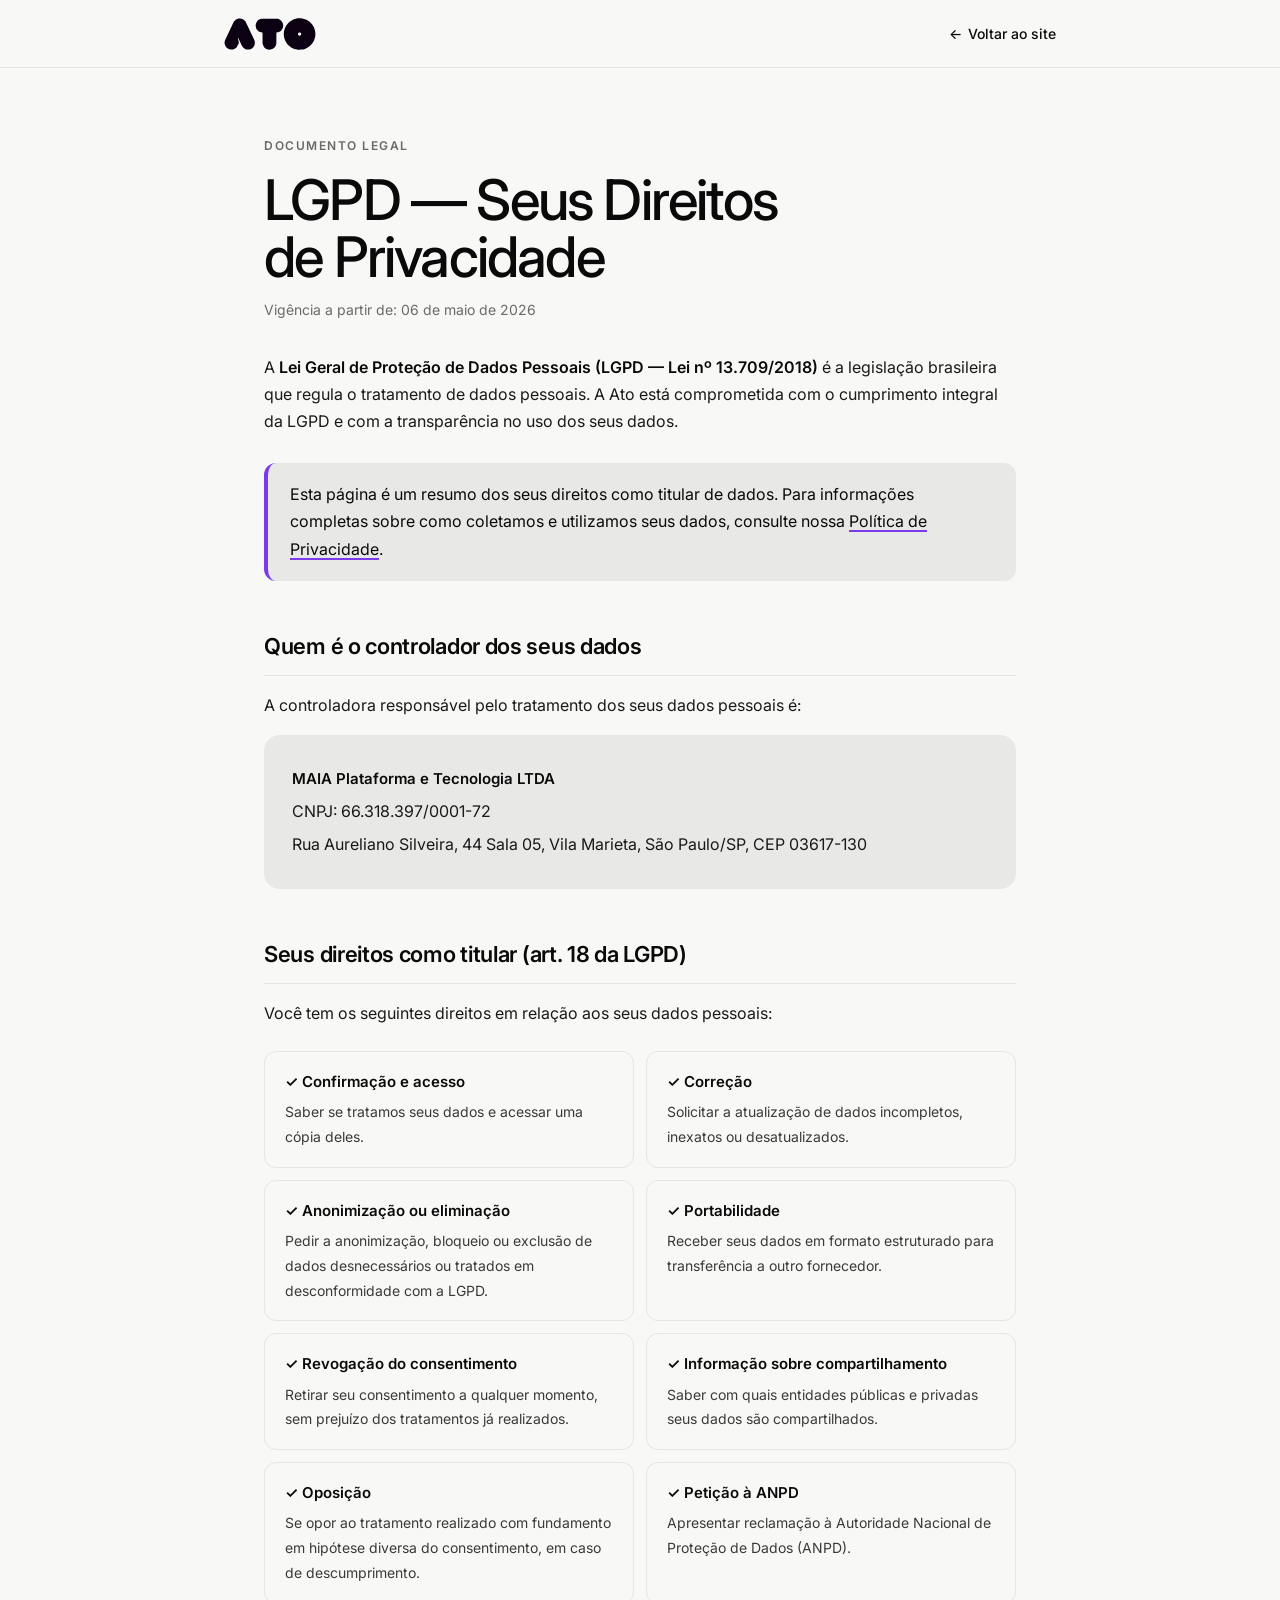
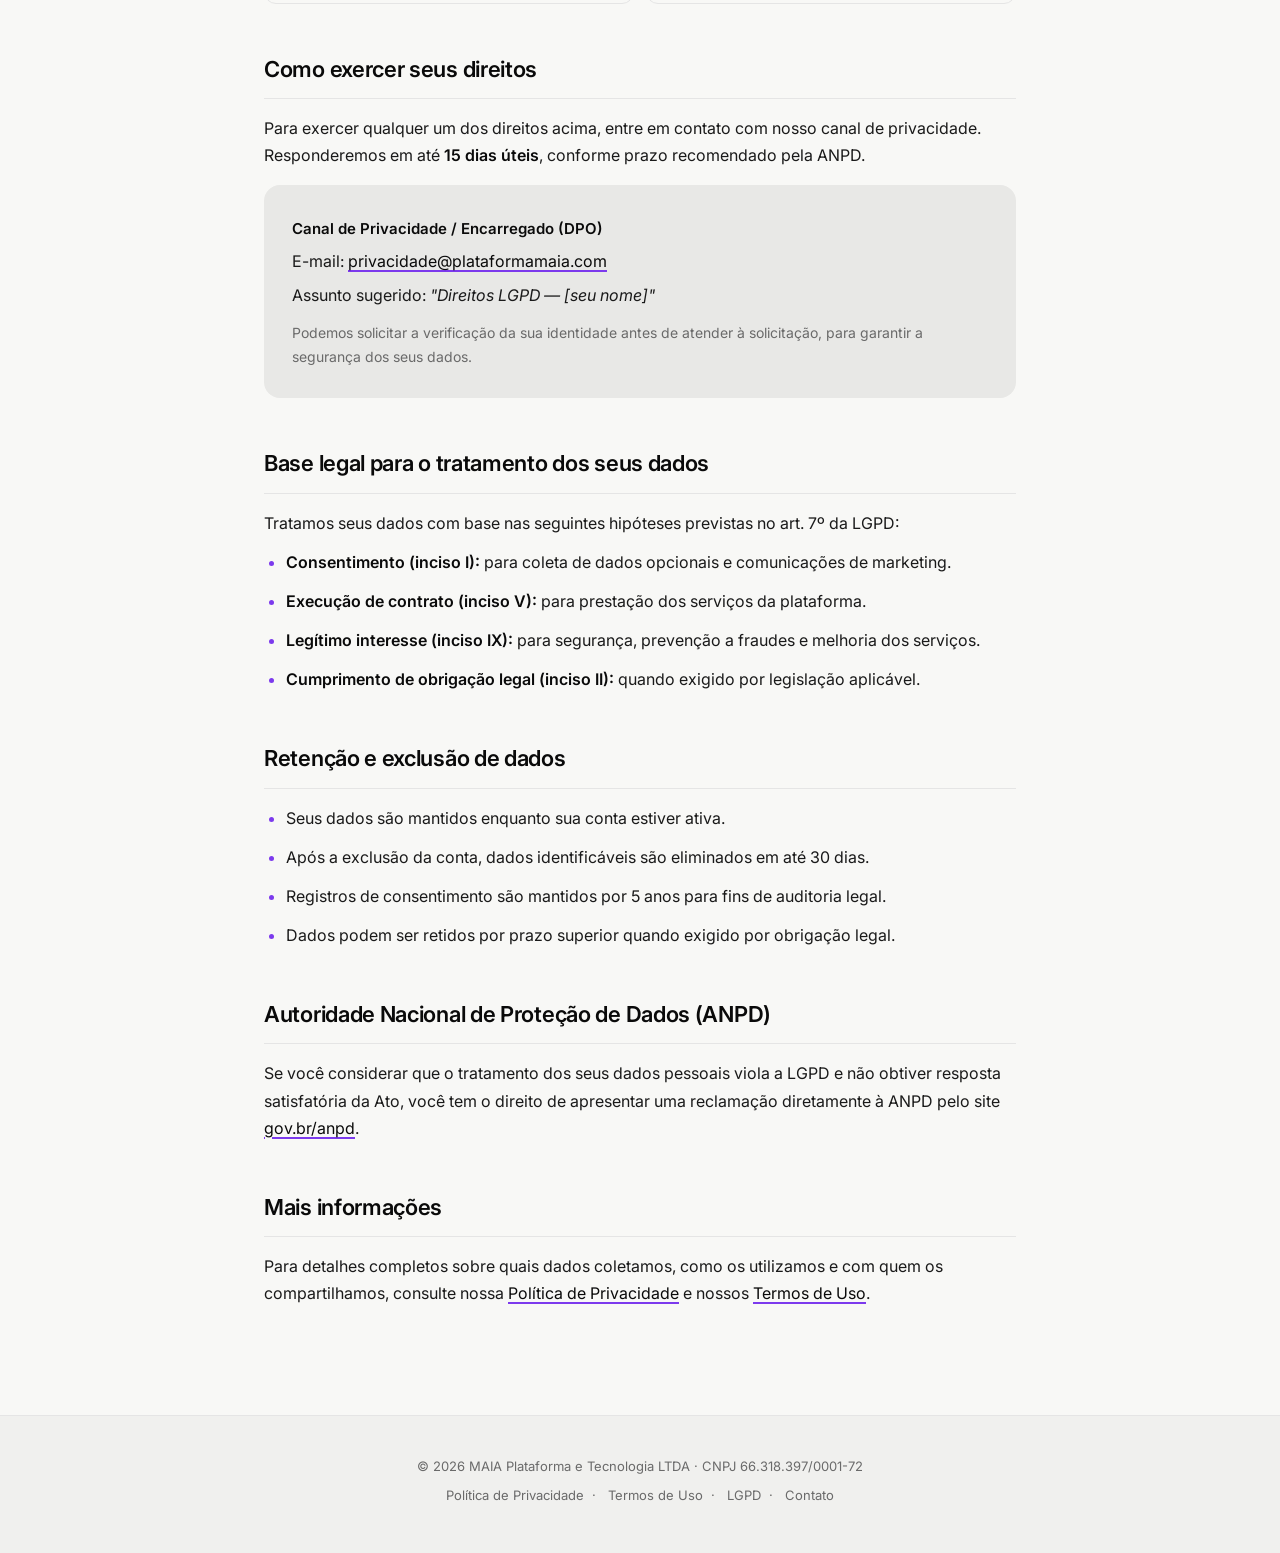
<file: lgpd.html>
<!doctype html>
<html lang="pt-BR">
<head>
<meta charset="utf-8" />
<meta name="viewport" content="width=device-width, initial-scale=1" />
<title>LGPD — Seus Direitos de Privacidade — Ato</title>
<link rel="icon" href="/favicon.ico" sizes="any" />
<link rel="icon" type="image/png" sizes="192x192" href="/icon-192.png" />
<link rel="apple-touch-icon" href="/apple-touch-icon.png" />
<meta name="description" content="Seus direitos como titular de dados pessoais sob a LGPD na plataforma Ato." />
<link rel="stylesheet" href="colors_and_type.css" />
<link rel="stylesheet" href="legal.css" />
</head>
<body>

<header class="legal-nav">
  <div class="legal-nav__inner">
    <a href="index.html"><img src="./ato-logo.svg" width="92" height="32" alt="Ato" style="display:block;"></a>
    <a class="legal-back" href="index.html">Voltar ao site</a>
  </div>
</header>

<main class="legal">
  <span class="legal__eyebrow">Documento legal</span>
  <h1>LGPD — Seus Direitos de Privacidade</h1>
  <p class="meta">Vigência a partir de: 06 de maio de 2026</p>

  <p>A <strong>Lei Geral de Proteção de Dados Pessoais (LGPD — Lei nº 13.709/2018)</strong> é a legislação brasileira que regula o tratamento de dados pessoais. A Ato está comprometida com o cumprimento integral da LGPD e com a transparência no uso dos seus dados.</p>

  <div class="highlight-box">
    <p>Esta página é um resumo dos seus direitos como titular de dados. Para informações completas sobre como coletamos e utilizamos seus dados, consulte nossa <a href="politica-de-privacidade.html">Política de Privacidade</a>.</p>
  </div>

  <h2>Quem é o controlador dos seus dados</h2>
  <p>A controladora responsável pelo tratamento dos seus dados pessoais é:</p>
  <div class="contact-box">
    <p><strong>MAIA Plataforma e Tecnologia LTDA</strong></p>
    <p>CNPJ: 66.318.397/0001-72</p>
    <p>Rua Aureliano Silveira, 44 Sala 05, Vila Marieta, São Paulo/SP, CEP 03617-130</p>
  </div>

  <h2>Seus direitos como titular (art. 18 da LGPD)</h2>
  <p>Você tem os seguintes direitos em relação aos seus dados pessoais:</p>

  <div class="rights-grid">
    <div class="right-card">
      <strong>✓ Confirmação e acesso</strong>
      <span>Saber se tratamos seus dados e acessar uma cópia deles.</span>
    </div>
    <div class="right-card">
      <strong>✓ Correção</strong>
      <span>Solicitar a atualização de dados incompletos, inexatos ou desatualizados.</span>
    </div>
    <div class="right-card">
      <strong>✓ Anonimização ou eliminação</strong>
      <span>Pedir a anonimização, bloqueio ou exclusão de dados desnecessários ou tratados em desconformidade com a LGPD.</span>
    </div>
    <div class="right-card">
      <strong>✓ Portabilidade</strong>
      <span>Receber seus dados em formato estruturado para transferência a outro fornecedor.</span>
    </div>
    <div class="right-card">
      <strong>✓ Revogação do consentimento</strong>
      <span>Retirar seu consentimento a qualquer momento, sem prejuízo dos tratamentos já realizados.</span>
    </div>
    <div class="right-card">
      <strong>✓ Informação sobre compartilhamento</strong>
      <span>Saber com quais entidades públicas e privadas seus dados são compartilhados.</span>
    </div>
    <div class="right-card">
      <strong>✓ Oposição</strong>
      <span>Se opor ao tratamento realizado com fundamento em hipótese diversa do consentimento, em caso de descumprimento.</span>
    </div>
    <div class="right-card">
      <strong>✓ Petição à ANPD</strong>
      <span>Apresentar reclamação à Autoridade Nacional de Proteção de Dados (ANPD).</span>
    </div>
  </div>

  <h2>Como exercer seus direitos</h2>
  <p>Para exercer qualquer um dos direitos acima, entre em contato com nosso canal de privacidade. Responderemos em até <strong>15 dias úteis</strong>, conforme prazo recomendado pela ANPD.</p>

  <div class="contact-box">
    <p><strong>Canal de Privacidade / Encarregado (DPO)</strong></p>
    <p>E-mail: <a href="mailto:privacidade@plataformamaia.com">privacidade@plataformamaia.com</a></p>
    <p>Assunto sugerido: <em>"Direitos LGPD — [seu nome]"</em></p>
    <p style="margin-top: 12px; font-size: 14px; color: var(--muted);">Podemos solicitar a verificação da sua identidade antes de atender à solicitação, para garantir a segurança dos seus dados.</p>
  </div>

  <h2>Base legal para o tratamento dos seus dados</h2>
  <p>Tratamos seus dados com base nas seguintes hipóteses previstas no art. 7º da LGPD:</p>
  <ul>
    <li><strong>Consentimento (inciso I):</strong> para coleta de dados opcionais e comunicações de marketing.</li>
    <li><strong>Execução de contrato (inciso V):</strong> para prestação dos serviços da plataforma.</li>
    <li><strong>Legítimo interesse (inciso IX):</strong> para segurança, prevenção a fraudes e melhoria dos serviços.</li>
    <li><strong>Cumprimento de obrigação legal (inciso II):</strong> quando exigido por legislação aplicável.</li>
  </ul>

  <h2>Retenção e exclusão de dados</h2>
  <ul>
    <li>Seus dados são mantidos enquanto sua conta estiver ativa.</li>
    <li>Após a exclusão da conta, dados identificáveis são eliminados em até 30 dias.</li>
    <li>Registros de consentimento são mantidos por 5 anos para fins de auditoria legal.</li>
    <li>Dados podem ser retidos por prazo superior quando exigido por obrigação legal.</li>
  </ul>

  <h2>Autoridade Nacional de Proteção de Dados (ANPD)</h2>
  <p>Se você considerar que o tratamento dos seus dados pessoais viola a LGPD e não obtiver resposta satisfatória da Ato, você tem o direito de apresentar uma reclamação diretamente à ANPD pelo site <a href="https://www.gov.br/anpd" target="_blank" rel="noopener">gov.br/anpd</a>.</p>

  <h2>Mais informações</h2>
  <p>Para detalhes completos sobre quais dados coletamos, como os utilizamos e com quem os compartilhamos, consulte nossa <a href="politica-de-privacidade.html">Política de Privacidade</a> e nossos <a href="termos-de-uso.html">Termos de Uso</a>.</p>
</main>

<footer class="legal-footer">
  <div class="row">© 2026 MAIA Plataforma e Tecnologia LTDA · CNPJ 66.318.397/0001-72</div>
  <div class="row">
    <a href="politica-de-privacidade.html">Política de Privacidade</a>·
    <a href="termos-de-uso.html">Termos de Uso</a>·
    <a href="lgpd.html">LGPD</a>·
    <a href="mailto:contato@plataformamaia.com">Contato</a>
  </div>
</footer>

</body>
</html>
</file>
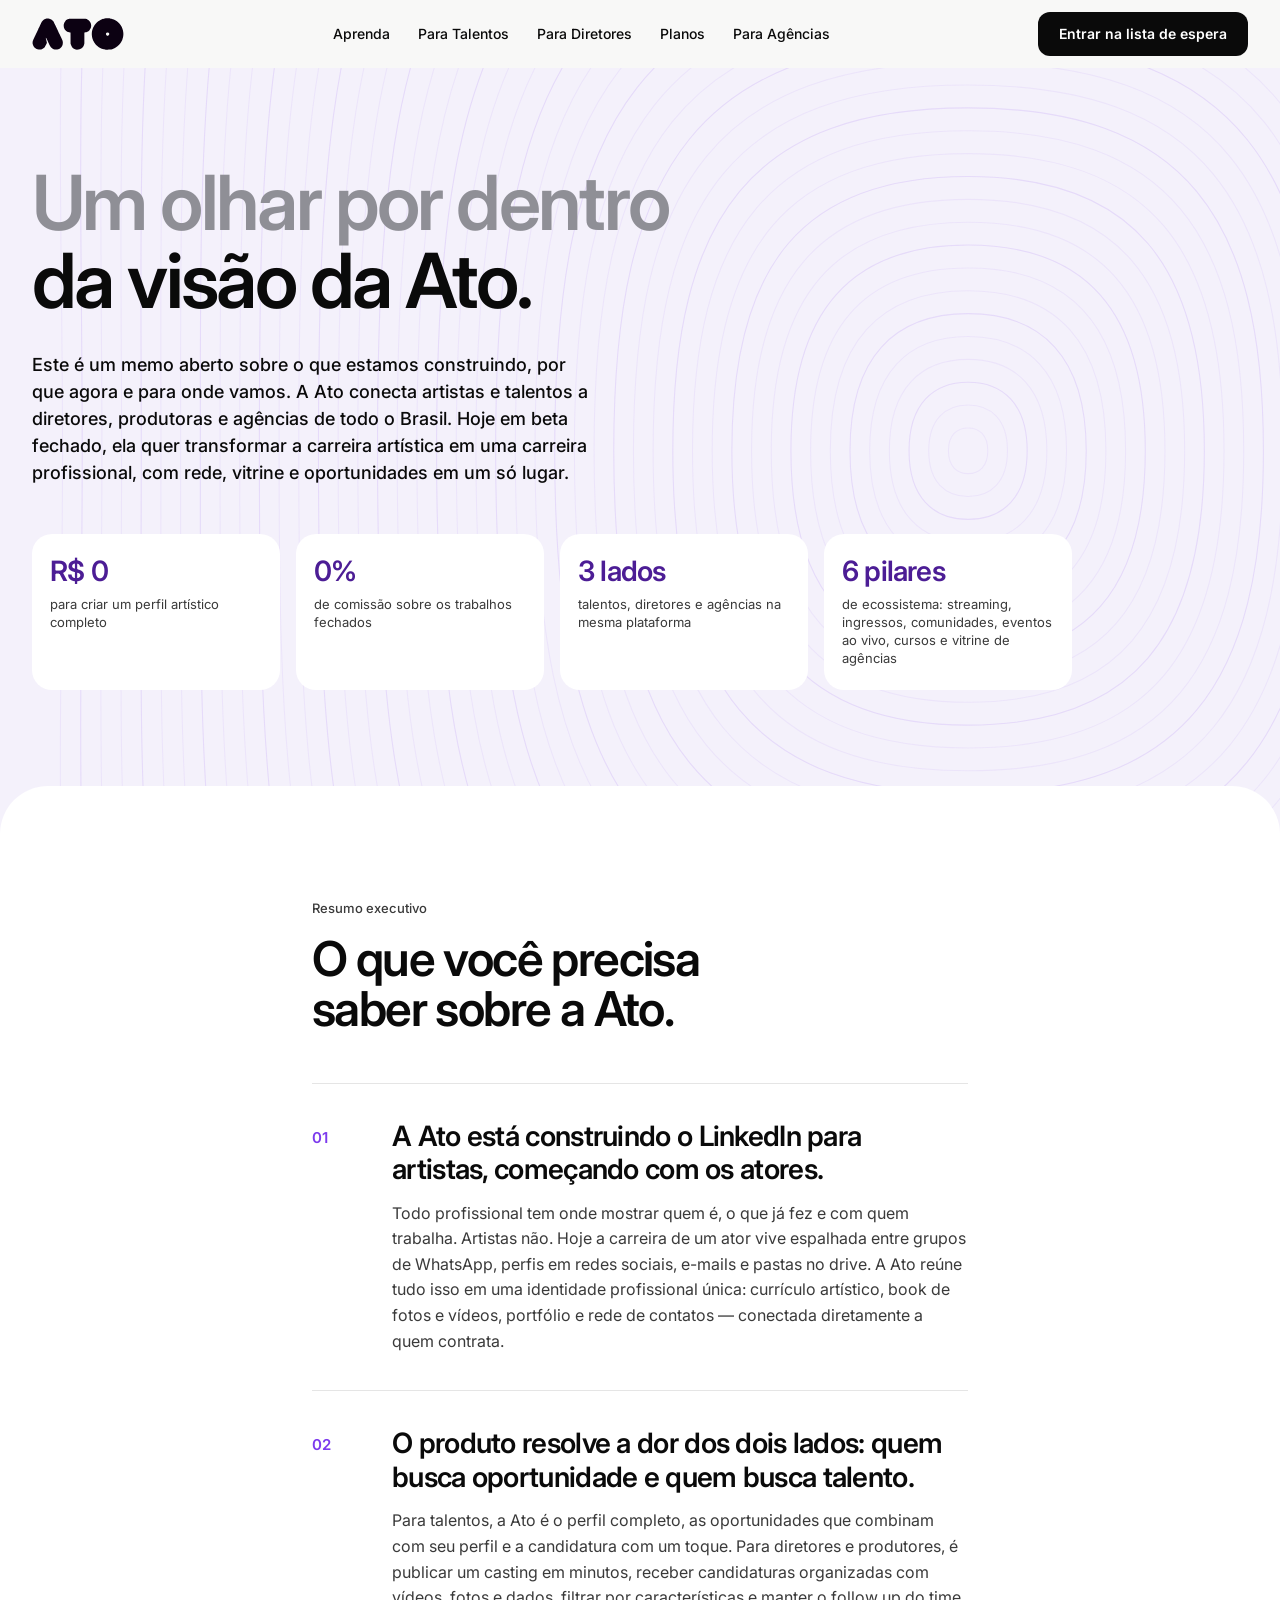
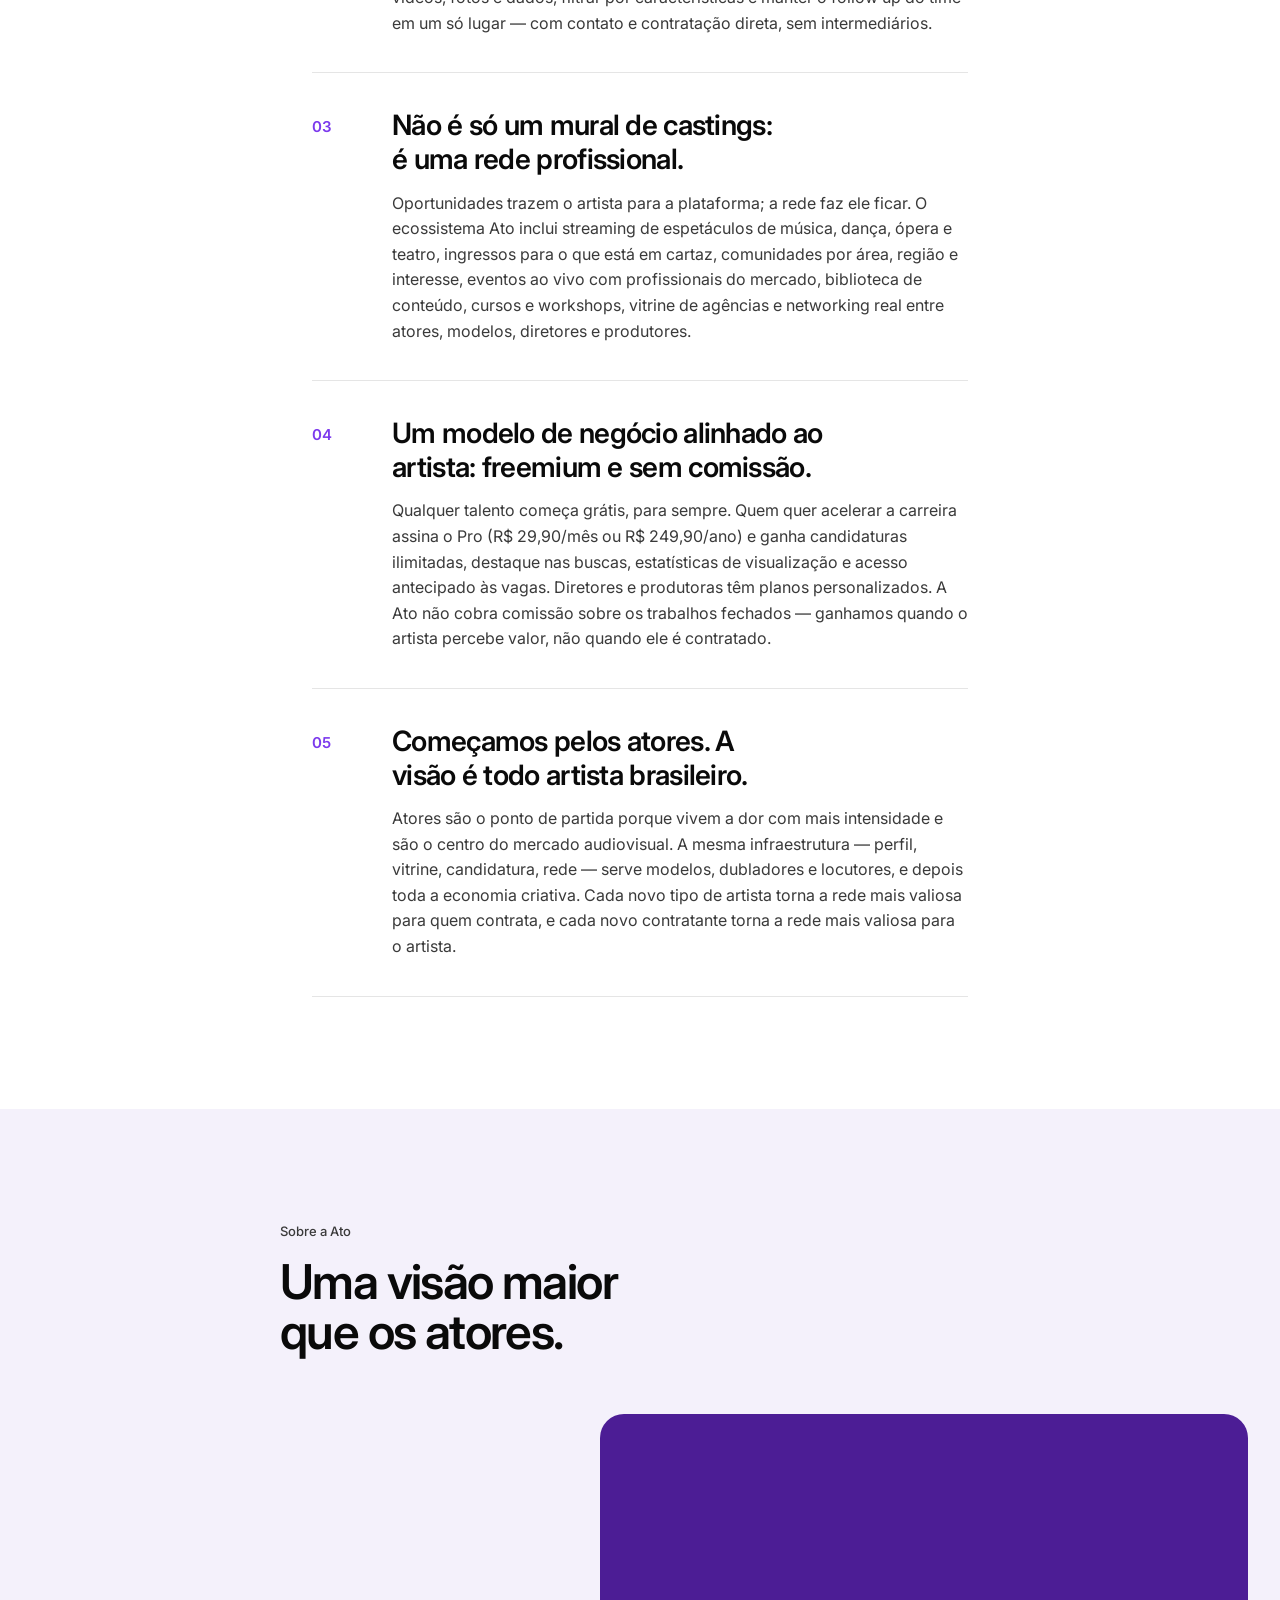
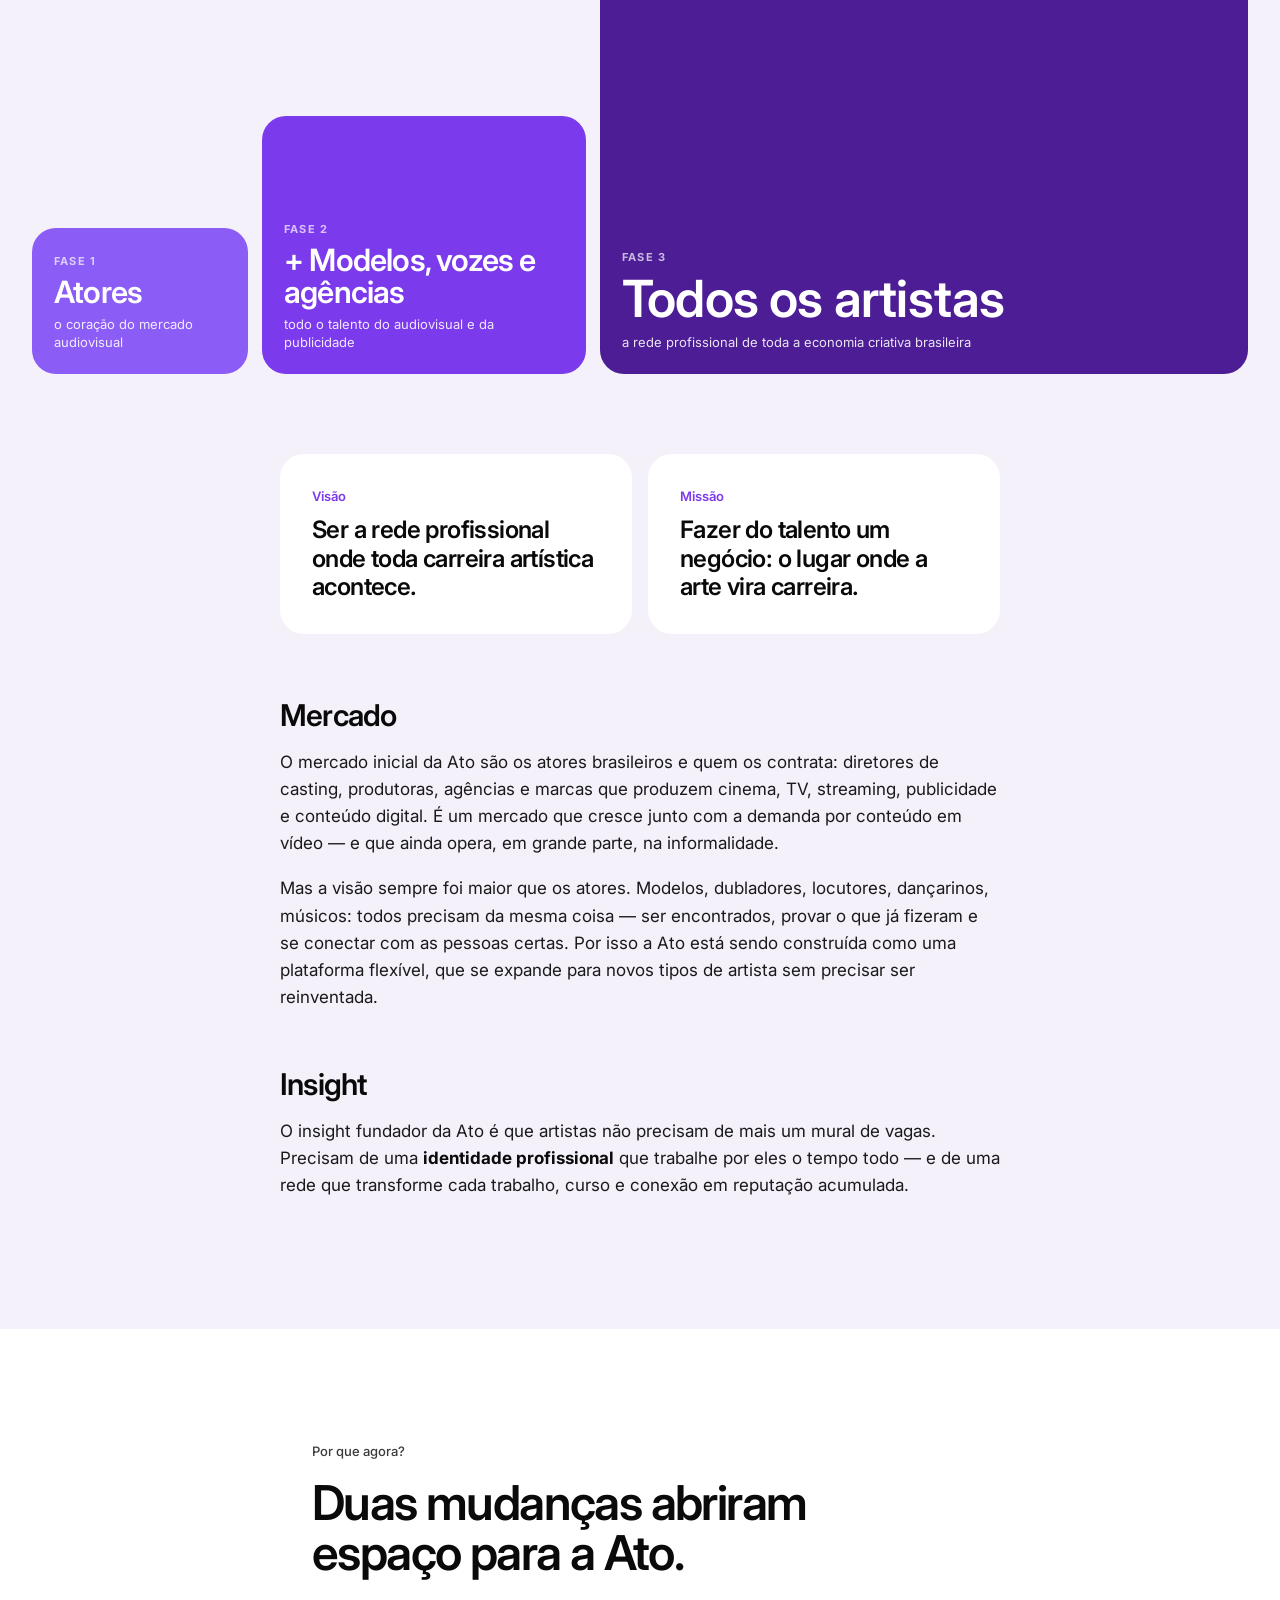
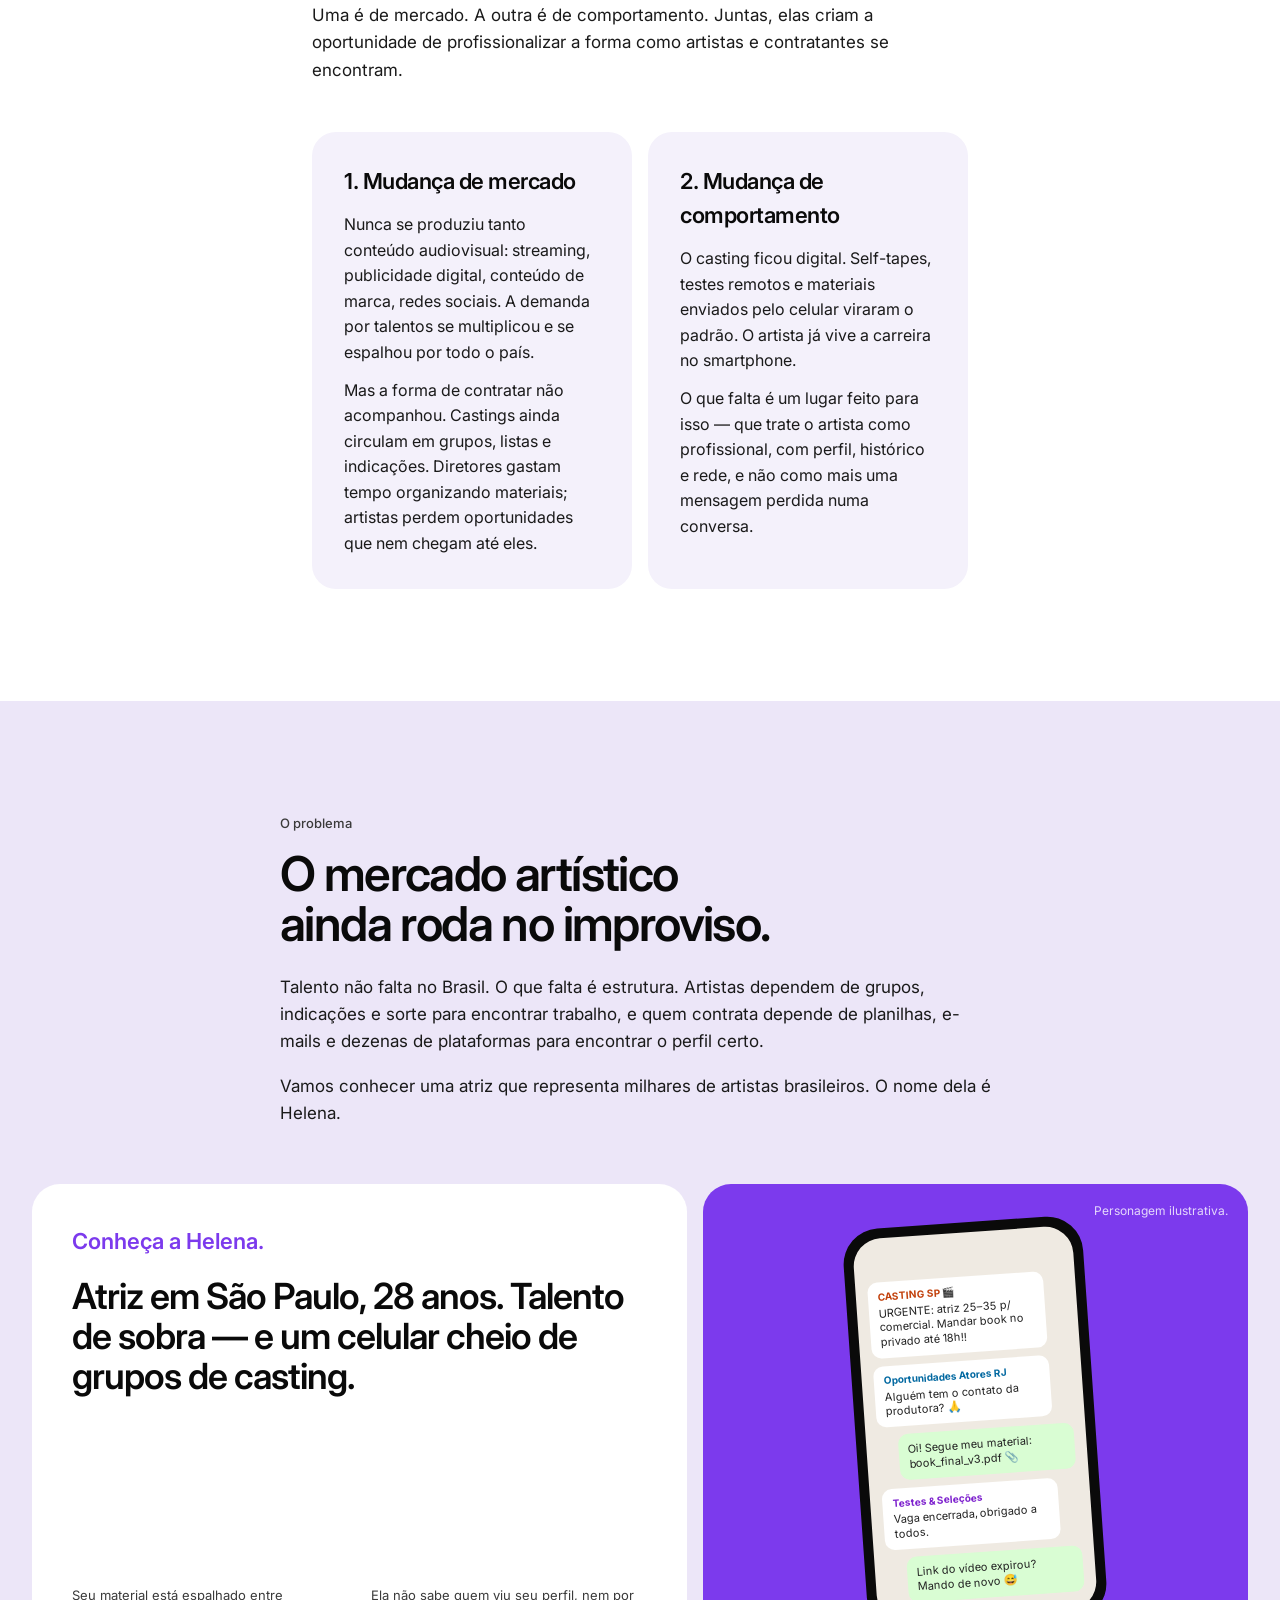
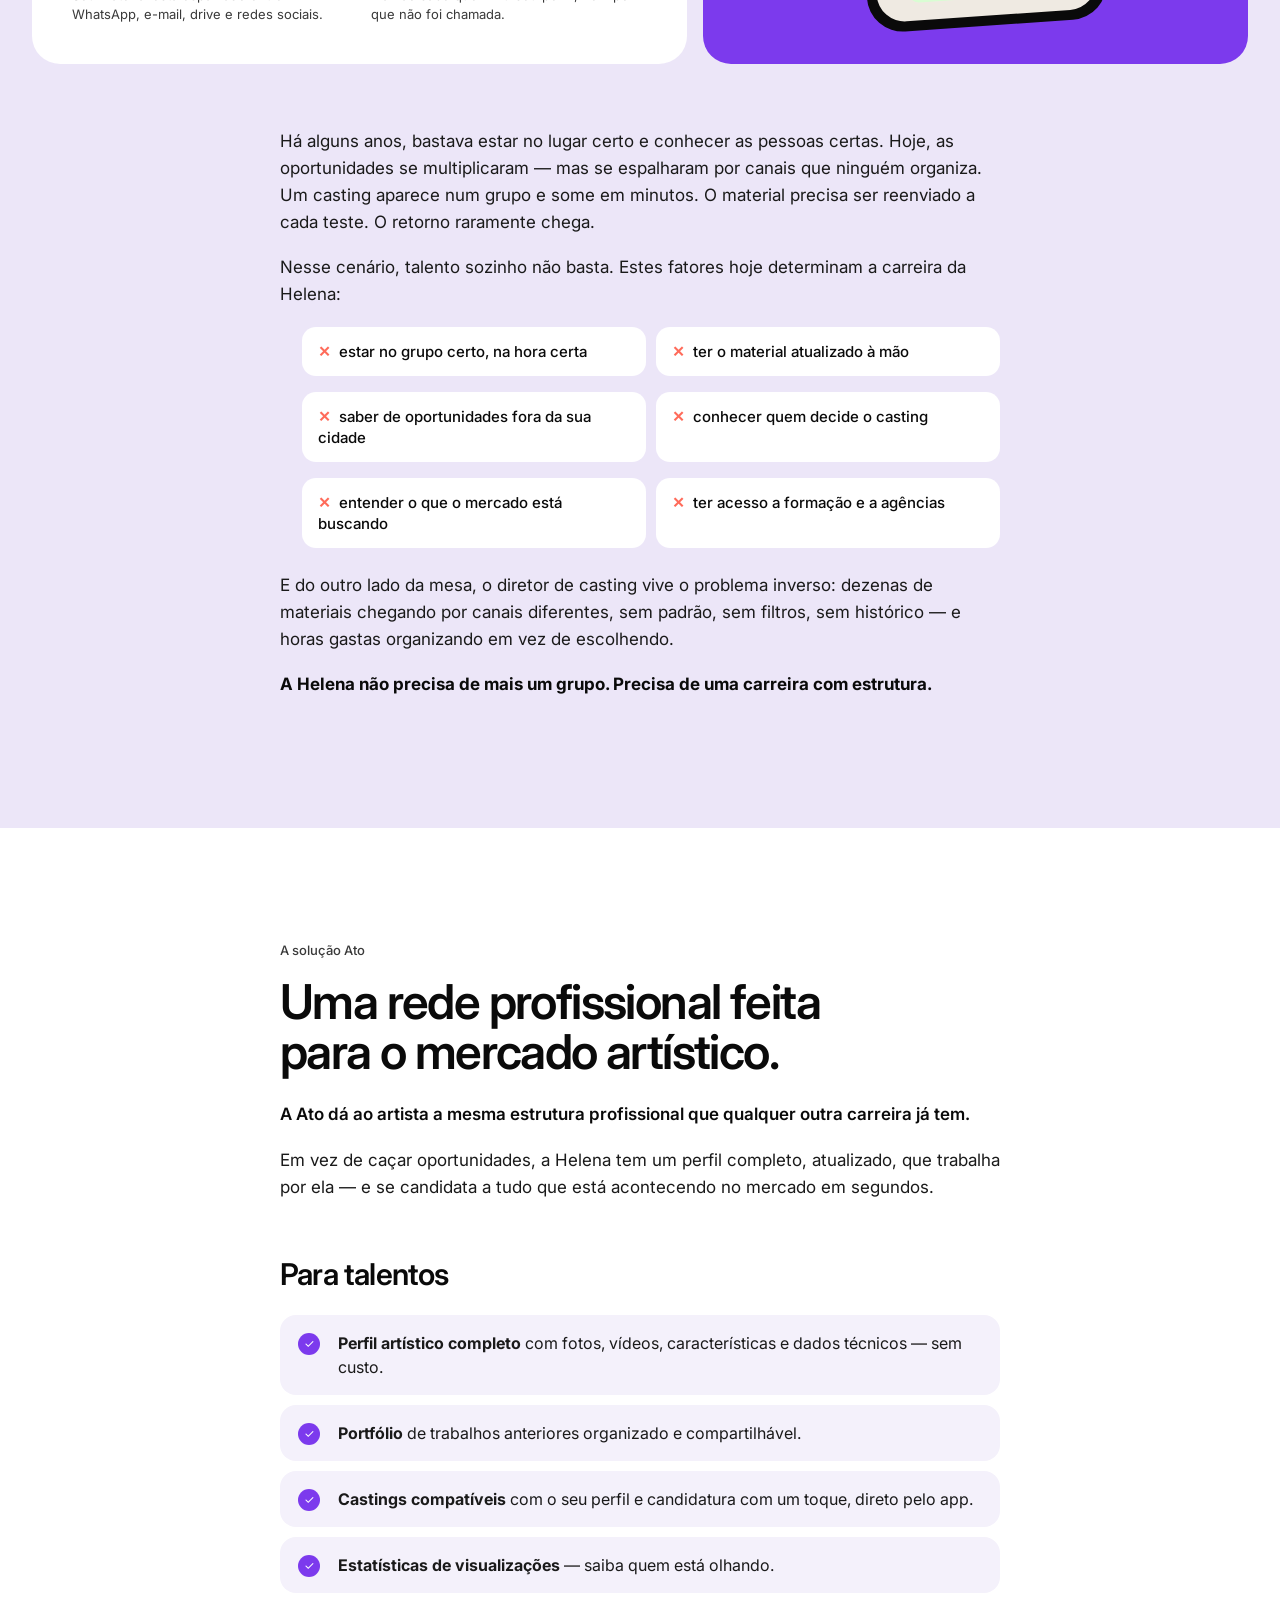
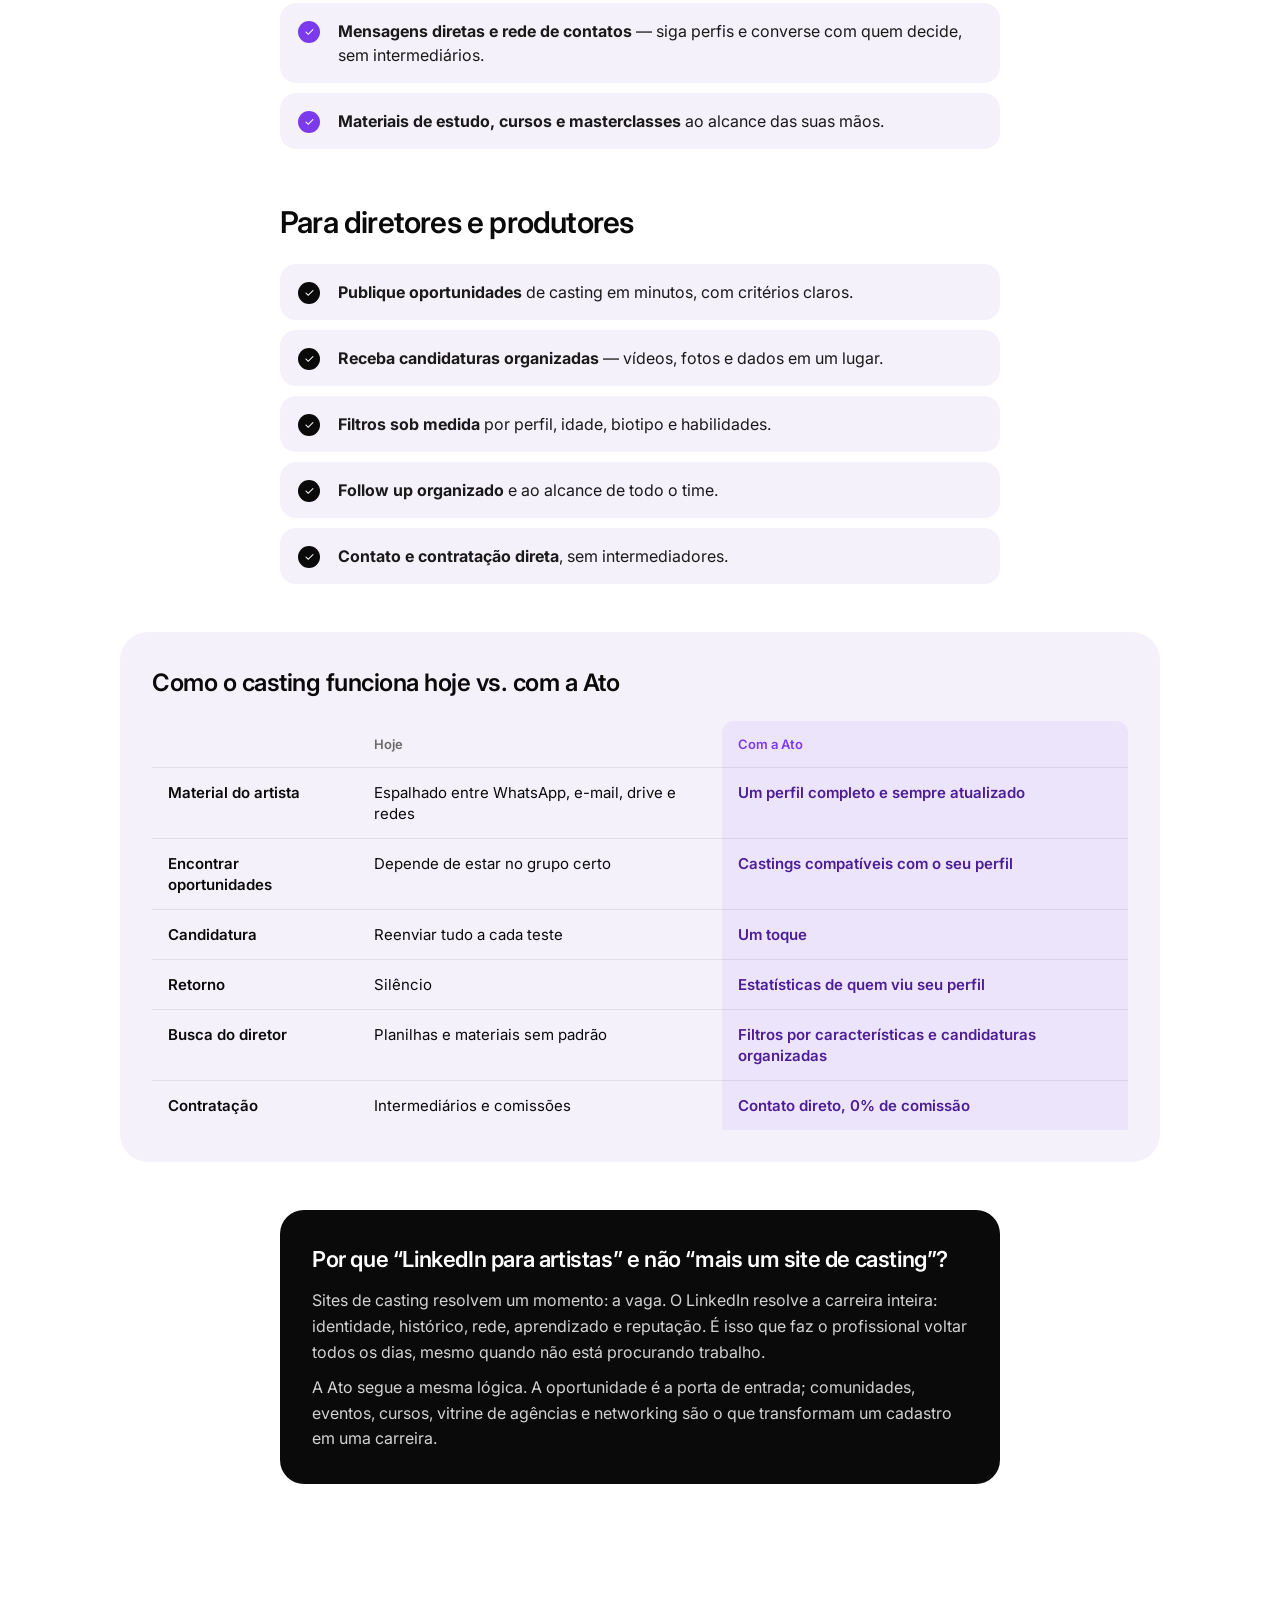
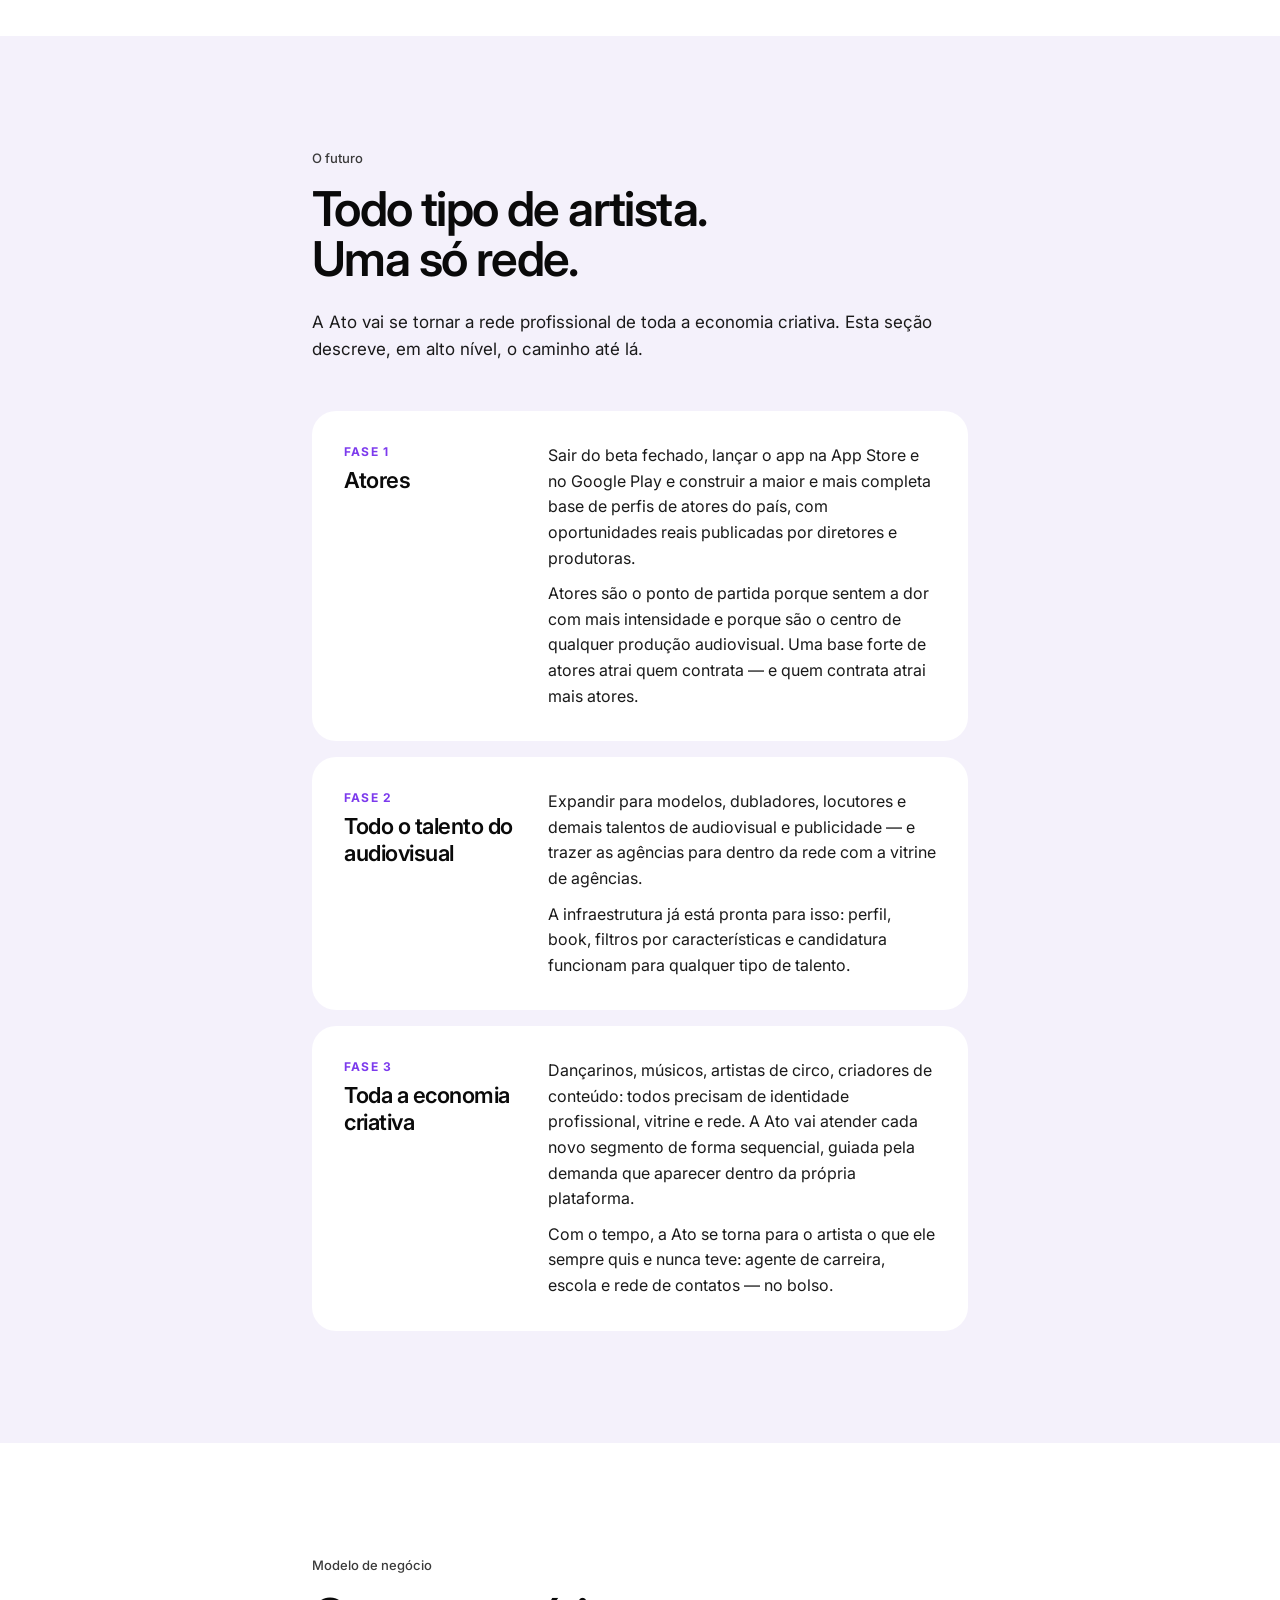
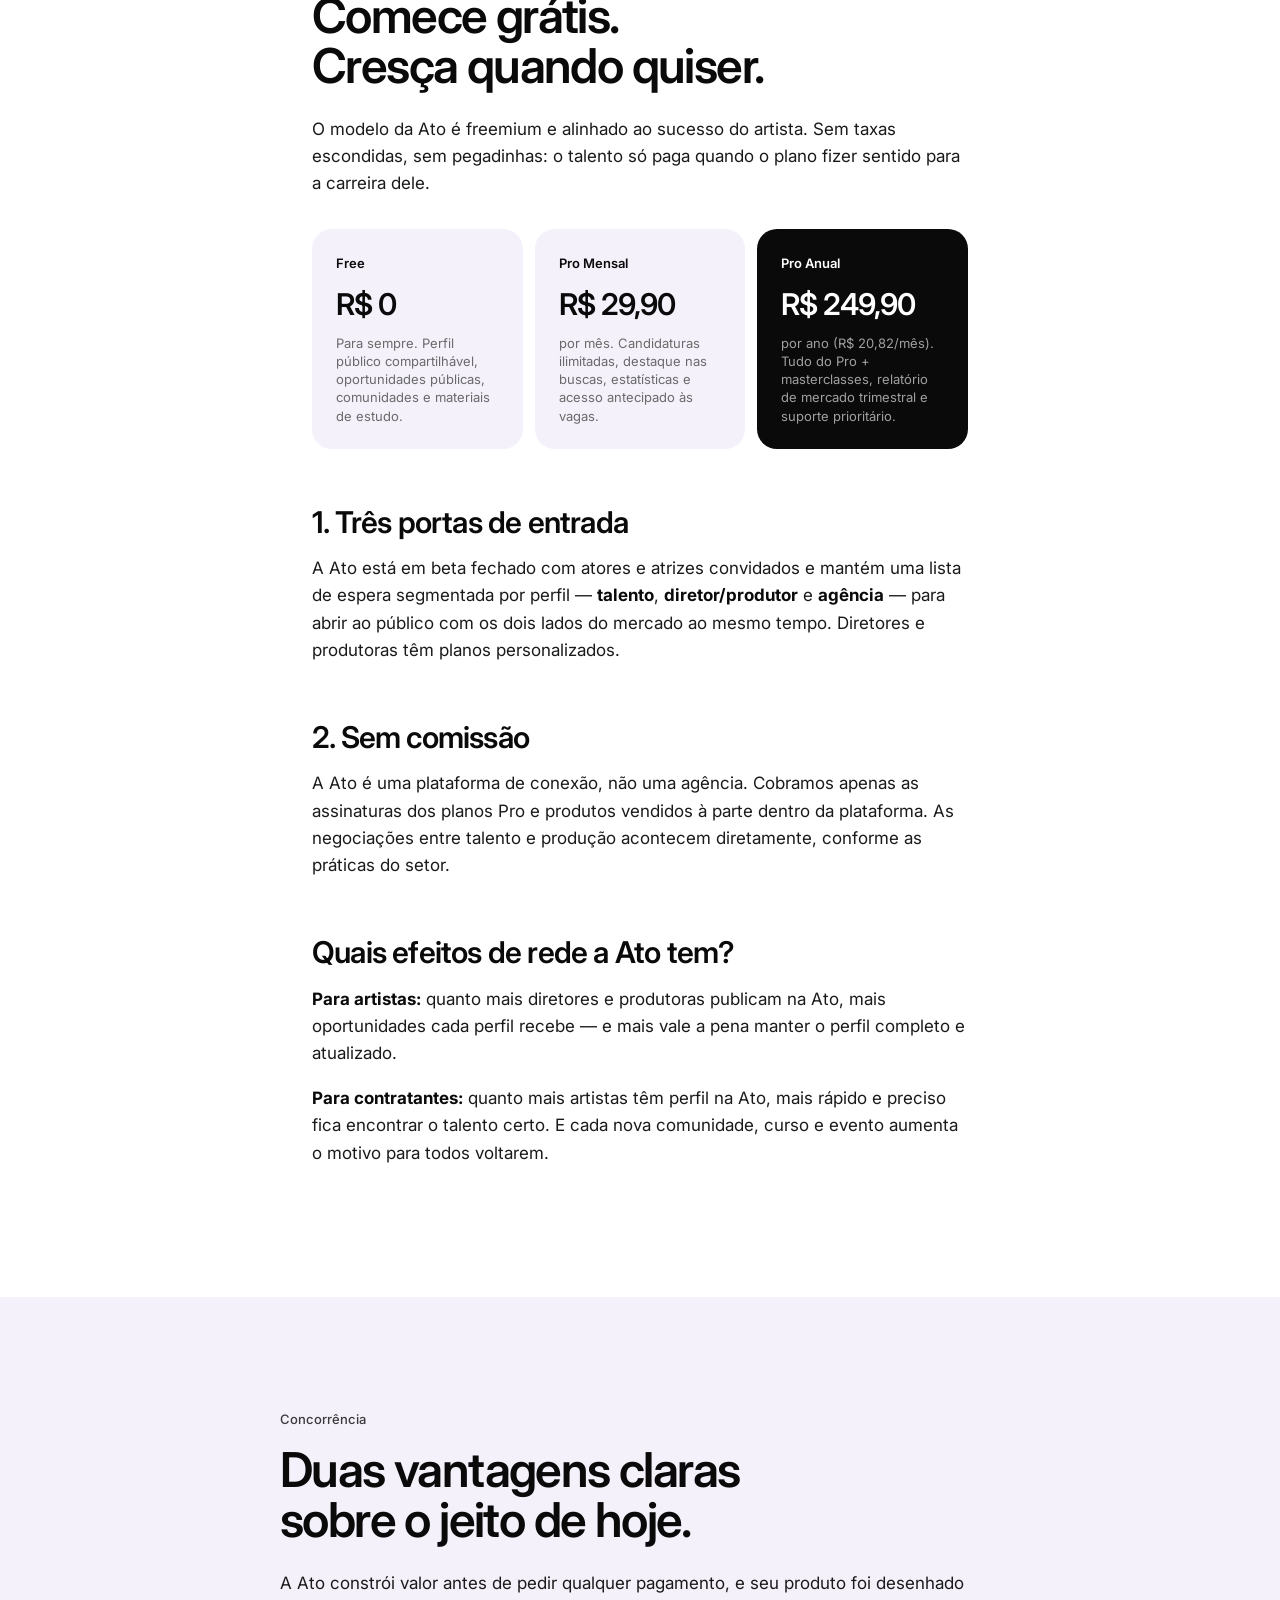
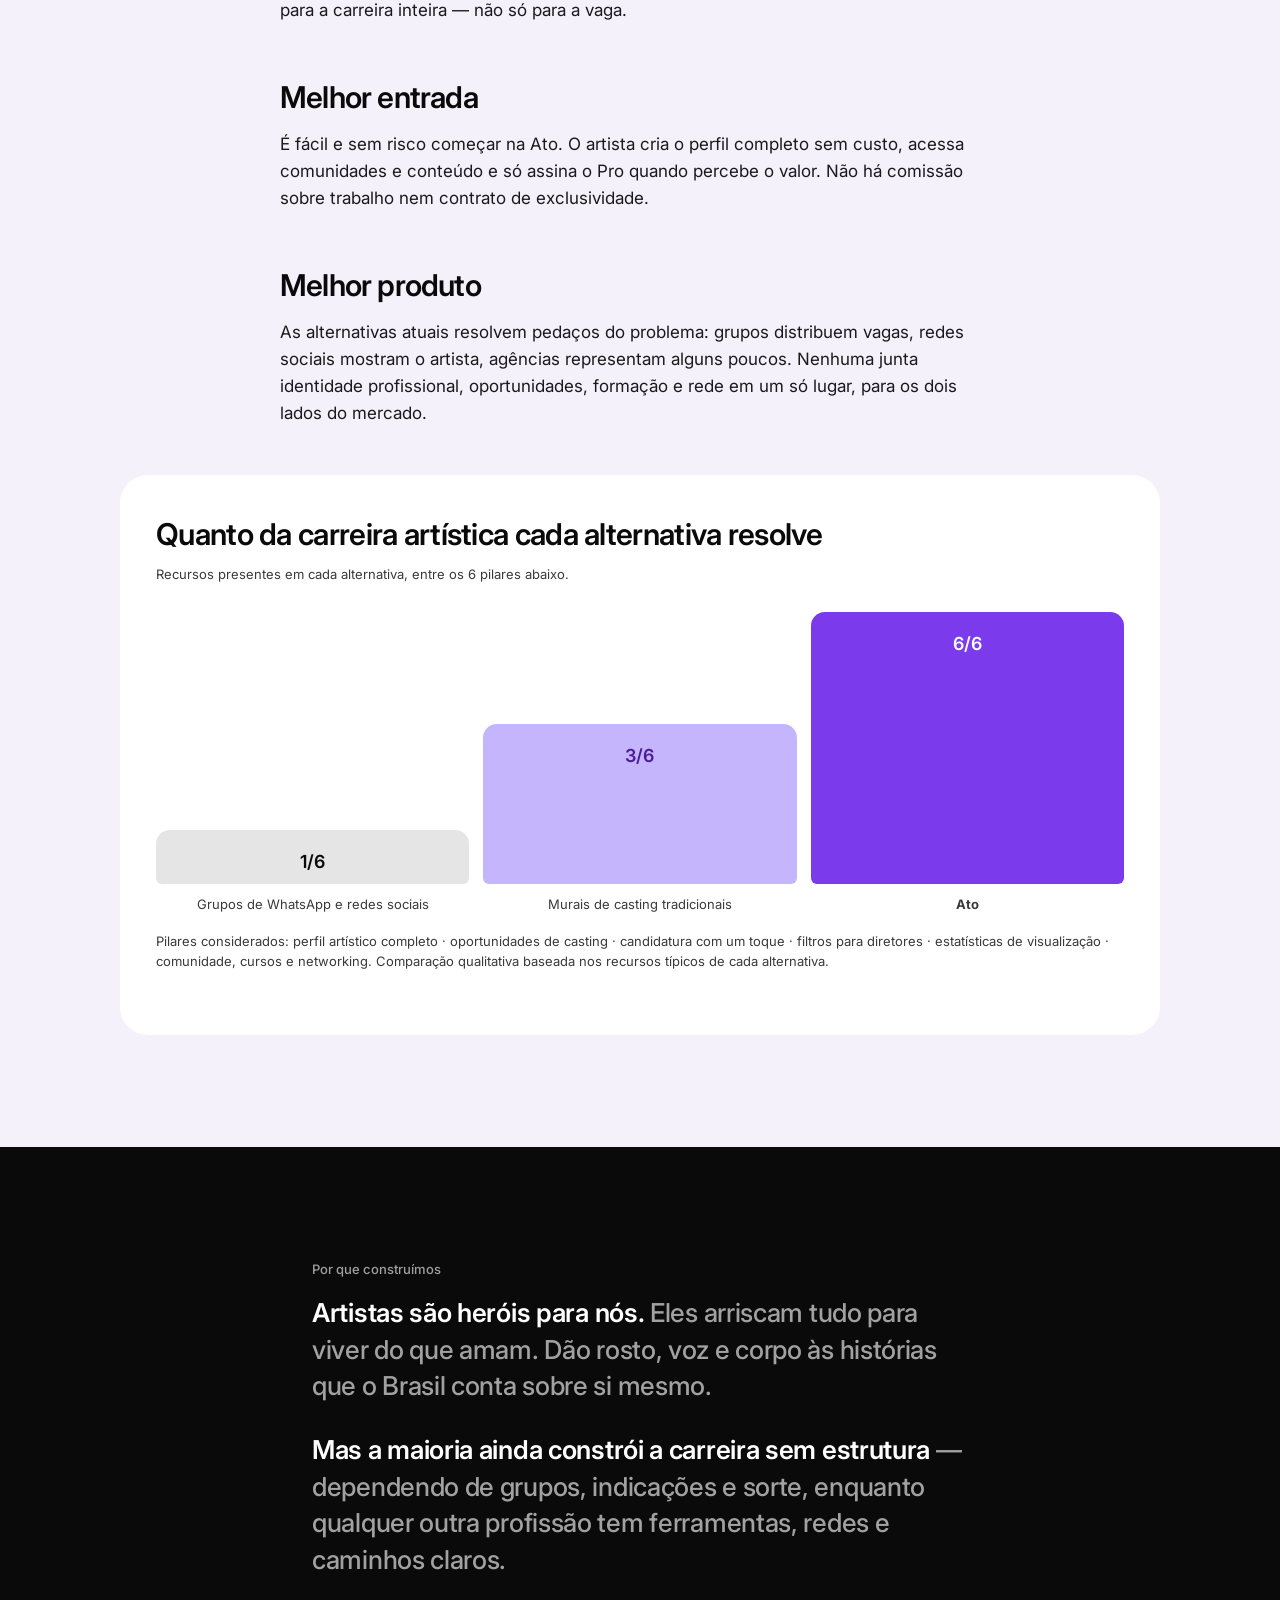
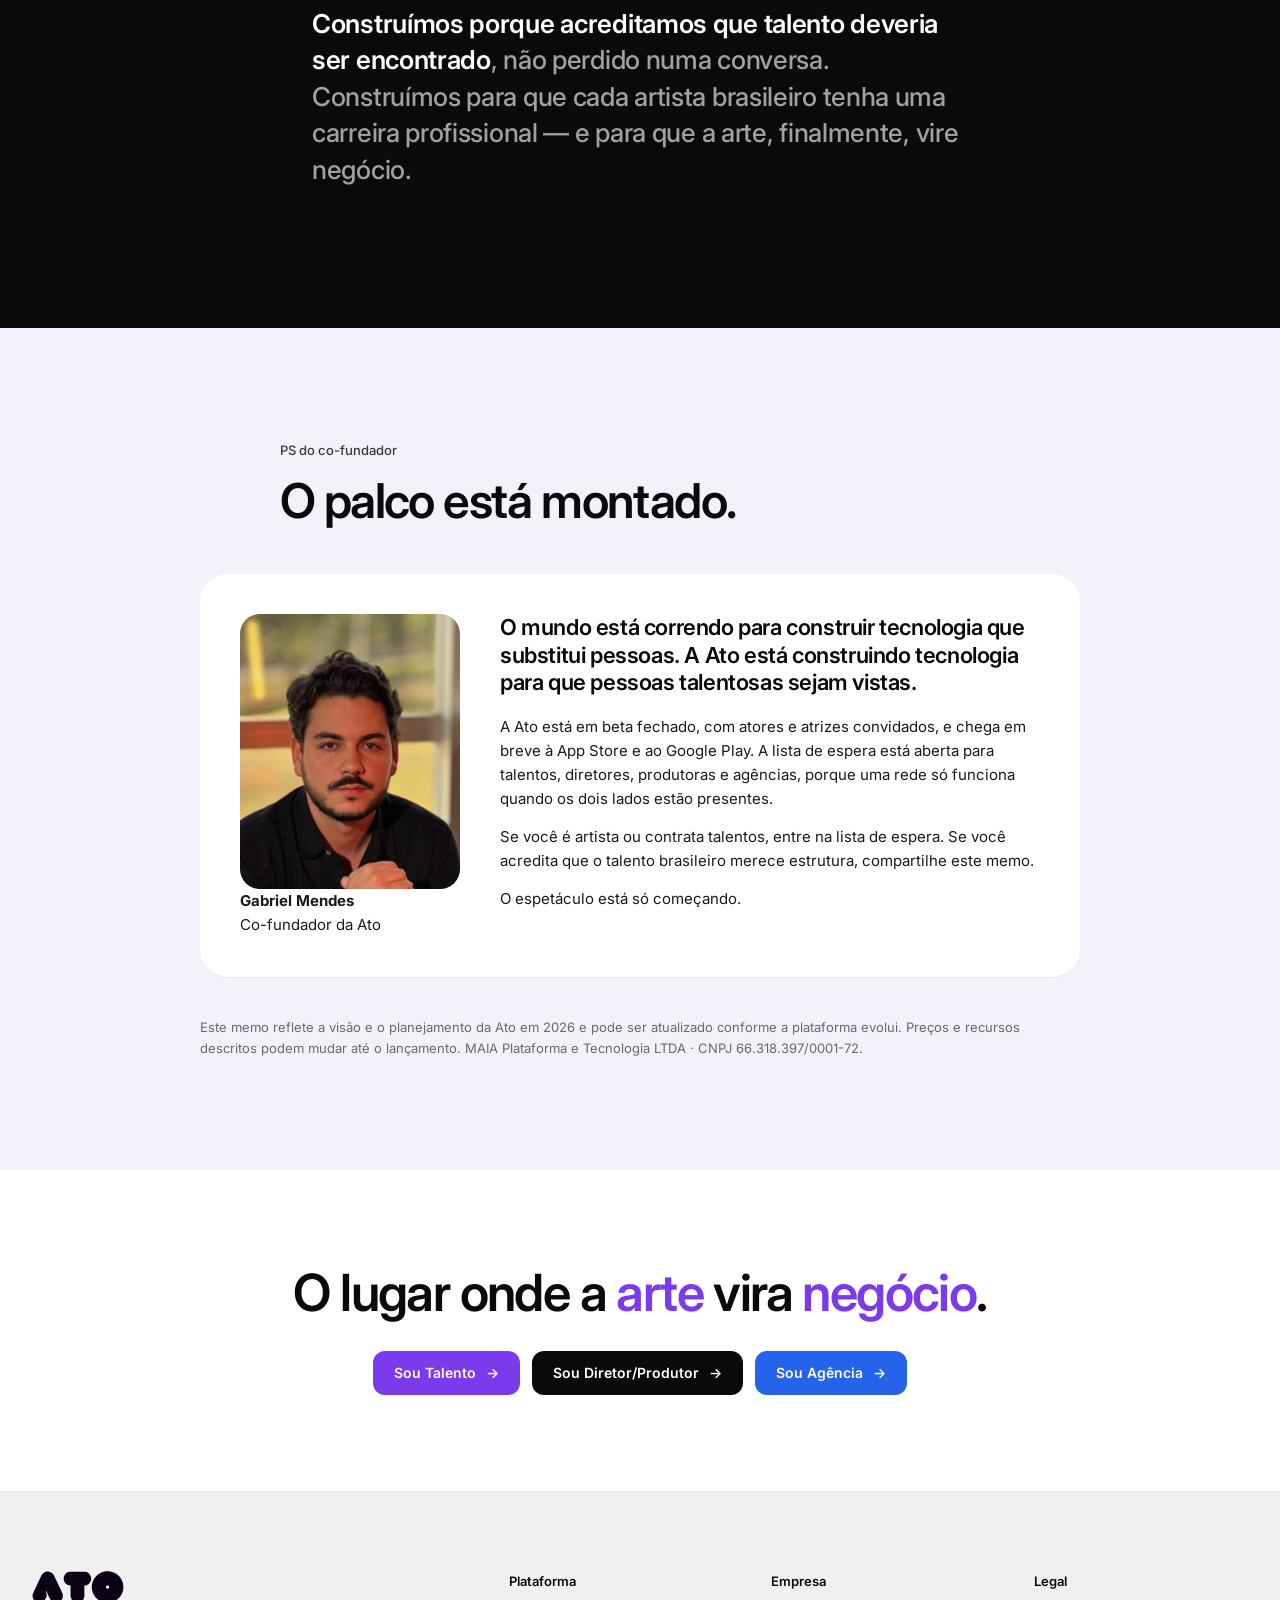
<file: memo.html>
<!doctype html>
<html lang="pt-BR">
<head>
<meta charset="utf-8" />
<meta name="viewport" content="width=device-width, initial-scale=1" />
<title>Memo Ato — O LinkedIn para artistas</title>
<link rel="icon" href="/favicon.ico" sizes="any" />
<link rel="icon" type="image/png" sizes="192x192" href="/icon-192.png" />
<link rel="apple-touch-icon" href="/apple-touch-icon.png" />
<meta name="description" content="Um olhar por dentro da Ato: por que estamos construindo o LinkedIn para artistas, começando pelos atores." />
<meta property="og:title" content="Memo Ato — O LinkedIn para artistas" />
<meta property="og:description" content="Um olhar por dentro da Ato: por que estamos construindo o LinkedIn para artistas, começando pelos atores." />
<meta property="og:type" content="article" />
<meta property="og:url" content="https://www.atoplataforma.com/memo" />
<meta property="og:image" content="https://www.atoplataforma.com/ato-logo.png" />
<meta name="twitter:card" content="summary_large_image" />
<meta name="theme-color" content="#F8F8F6" />

<link rel="stylesheet" href="colors_and_type.css" />
<style>
  * { box-sizing: border-box; }
  html { scroll-behavior: smooth; }
  body { margin: 0; overflow-x: hidden; background: #fff; }
  ::selection { background: var(--brand-pink); color: var(--on-primary); }
  img { max-width: 100%; display: block; }
  a { color: inherit; }

  :root {
    --memo-warm: #F4F1FB;       /* lavanda bem clara (tom Ato do bege da Owner) */
    --memo-warm-2: #ECE6F8;
    --purple-1: #c4b5fd;
    --purple-2: #8b5cf6;
    --purple-3: #7c3aed;
    --purple-4: #4c1d95;
  }

  .wrap { max-width: 1280px; margin: 0 auto; padding: 0 32px; }
  .col { max-width: 720px; margin: 0 auto; }
  @media (max-width: 720px) { .wrap { padding: 0 20px; } }

  /* ---------- Navbar (igual ao site) ---------- */
  .nav {
    position: fixed; inset: 0 0 auto 0; height: 68px; z-index: 50;
    background: color-mix(in oklab, var(--canvas) 88%, transparent);
    backdrop-filter: saturate(180%) blur(14px);
    -webkit-backdrop-filter: saturate(180%) blur(14px);
    border-bottom: 1px solid transparent;
    transition: border-color 200ms ease;
  }
  .nav.scrolled { border-bottom-color: var(--hairline); }
  .nav__inner { height: 100%; display: flex; align-items: center; justify-content: space-between; gap: 24px; }
  .nav__menu { display: flex; gap: 28px; }
  .nav__menu a {
    font-size: 14px; font-weight: 500; color: var(--ink); text-decoration: none;
    position: relative; padding: 6px 0;
  }
  .nav__menu a::after {
    content: ""; position: absolute; left: 0; right: 0; bottom: -2px; height: 2px;
    background: var(--ink); transform: scaleX(0); transform-origin: left; transition: transform 200ms ease;
  }
  .nav__menu a:hover::after { transform: scaleX(1); }
  .nav__cta { display: flex; align-items: center; gap: 12px; }
  .btn { white-space: nowrap; }
  .btn-pink { background: var(--brand-pink); color: var(--on-primary); }
  .btn-pink:hover { filter: brightness(0.95); }
  .btn-blue { background: #2563eb; color: #fff; }
  .btn-blue:hover { filter: brightness(0.93); }
  .btn-arrow::after { content: "→"; margin-left: 2px; display: inline-block; transition: transform 150ms ease; }
  .btn-arrow:hover::after { transform: translateX(3px); }
  @media (max-width: 900px) {
    .nav__menu { display: none; }
    .nav__cta .btn-secondary { display: none; }
  }
  main { padding-top: 68px; }

  /* ---------- Tipografia do memo ---------- */
  .label { font-size: 13px; font-weight: 500; color: var(--body); margin: 0 0 16px; display: block; }
  .h-sec {
    font-family: var(--font-display); font-weight: 600;
    font-size: clamp(34px, 4.2vw, 48px); line-height: 1.05; letter-spacing: -1.6px;
    color: var(--ink); margin: 0 0 24px; text-wrap: balance;
  }
  .h-sub {
    font-family: var(--font-display); font-weight: 600;
    font-size: clamp(24px, 2.6vw, 30px); line-height: 1.15; letter-spacing: -0.8px;
    color: var(--ink); margin: 56px 0 16px;
  }
  .prose p { font-size: 17px; line-height: 1.6; color: var(--body-strong); margin: 0 0 18px; }
  .prose p.lead { font-weight: 600; color: var(--ink); }
  .prose ul { padding-left: 22px; margin: 0 0 18px; }
  .prose li { font-size: 17px; line-height: 1.6; color: var(--body-strong); margin-bottom: 6px; }
  .prose b { color: var(--ink); }

  /* ---------- Seções ---------- */
  .sec { padding: 112px 0; position: relative; }
  .sec--white { background: #fff; }
  .sec--warm { background: var(--memo-warm); }
  .sec--warm2 { background: var(--memo-warm-2); }
  .sec--round { border-radius: 48px 48px 0 0; margin-top: -48px; }
  @media (max-width: 720px) { .sec { padding: 72px 0; } .sec--round { border-radius: 28px 28px 0 0; } }

  /* ---------- Hero ---------- */
  .hero { background: var(--memo-warm); padding: 96px 0 144px; position: relative; overflow: hidden; }
  .hero__lines { position: absolute; inset: 0; width: 100%; height: 100%; pointer-events: none; opacity: .55; }
  .hero__inner { position: relative; z-index: 1; }
  .hero h1 {
    font-family: var(--font-display); font-weight: 600;
    font-size: clamp(42px, 6vw, 76px); line-height: 1.02; letter-spacing: -2.6px;
    margin: 0 0 32px; max-width: 900px; color: var(--ink);
  }
  .hero h1 .soft { color: #8f8f96; display: block; }
  .hero__lede { font-size: 18px; line-height: 1.5; font-weight: 500; color: var(--ink); max-width: 560px; margin: 0 0 48px; }
  .stats { display: grid; grid-template-columns: repeat(4, 1fr); gap: 16px; max-width: 1040px; }
  .stat { background: #fff; border-radius: 20px; padding: 22px 18px; }
  .stat b {
    display: block; font-family: var(--font-display); font-weight: 600; font-size: 28px;
    letter-spacing: -0.8px; color: var(--purple-4); line-height: 1.1; margin-bottom: 8px;
  }
  .stat span { font-size: 13px; line-height: 1.4; color: var(--body); display: block; }
  @media (max-width: 900px) { .stats { grid-template-columns: 1fr 1fr; } }

  /* ---------- Resumo executivo ---------- */
  .summary__list { list-style: none; padding: 0; margin: 48px 0 0; }
  .summary__item { border-top: 1px solid var(--hairline); padding: 36px 0; display: grid; grid-template-columns: 64px 1fr; gap: 16px; }
  .summary__item:last-child { border-bottom: 1px solid var(--hairline); }
  .summary__n { font-family: var(--font-display); font-weight: 600; font-size: 15px; color: var(--purple-3); padding-top: 6px; }
  .summary__item h3 {
    font-family: var(--font-display); font-weight: 600; font-size: clamp(22px, 2.4vw, 28px);
    line-height: 1.2; letter-spacing: -0.7px; margin: 0 0 14px; color: var(--ink); text-wrap: balance;
  }
  .summary__item p { font-size: 16px; line-height: 1.6; color: var(--body); margin: 0; }
  @media (max-width: 600px) { .summary__item { grid-template-columns: 1fr; gap: 4px; } }

  /* ---------- Visão (barras crescentes) ---------- */
  .bars { display: grid; grid-template-columns: 1fr 1.5fr 3fr; gap: 14px; align-items: end; height: 560px; margin: 56px 0 80px; }
  .bar { border-radius: 24px; color: #fff; padding: 22px; display: flex; flex-direction: column; justify-content: flex-end; }
  .bar b { font-family: var(--font-display); font-weight: 600; font-size: clamp(20px, 2.4vw, 32px); letter-spacing: -0.8px; line-height: 1.05; display: block; margin-bottom: 8px; }
  .bar span { font-size: 13px; line-height: 1.35; opacity: .88; }
  .bar small { font-size: 11px; font-weight: 700; letter-spacing: 1.2px; text-transform: uppercase; opacity: .7; margin-bottom: 6px; }
  .bar--1 { height: 26%; background: var(--purple-2); }
  .bar--2 { height: 46%; background: var(--purple-3); }
  .bar--3 { height: 100%; background: var(--purple-4); }
  .bar--3 b { font-size: clamp(28px, 4vw, 52px); }
  @media (max-width: 720px) {
    .bars { height: 380px; gap: 8px; }
    .bar { padding: 12px; border-radius: 16px; }
    .bar span { display: none; }
  }
  .vm { display: grid; grid-template-columns: 1fr 1fr; gap: 16px; margin-bottom: 64px; }
  .vm__card { background: #fff; border-radius: 24px; padding: 32px; }
  .vm__card .label { margin-bottom: 10px; color: var(--purple-3); font-weight: 600; }
  .vm__card p { font-family: var(--font-display); font-weight: 600; font-size: 24px; line-height: 1.2; letter-spacing: -0.6px; margin: 0; color: var(--ink); }
  @media (max-width: 720px) { .vm { grid-template-columns: 1fr; } }

  /* ---------- Por que agora ---------- */
  .changes { display: grid; grid-template-columns: 1fr 1fr; gap: 16px; margin-top: 48px; }
  .change { background: var(--memo-warm); border-radius: 24px; padding: 32px; }
  .change h4 { font-family: var(--font-display); font-weight: 600; font-size: 22px; letter-spacing: -0.5px; margin: 0 0 14px; }
  .change p { font-size: 16px; line-height: 1.6; color: var(--body-strong); margin: 0 0 12px; }
  .change p:last-child { margin: 0; }
  @media (max-width: 720px) { .changes { grid-template-columns: 1fr; } }

  /* ---------- O problema: história ---------- */
  .story { display: grid; grid-template-columns: 1.2fr 1fr; gap: 16px; margin: 56px 0 64px; }
  .story__card { background: #fff; border-radius: 28px; padding: 40px; display: flex; flex-direction: column; justify-content: space-between; min-height: 420px; }
  .story__card .who { font-family: var(--font-display); font-weight: 600; font-size: 22px; margin: 0 0 18px; color: var(--purple-3); }
  .story__card h3 { font-family: var(--font-display); font-weight: 600; font-size: clamp(26px, 3vw, 36px); line-height: 1.12; letter-spacing: -1px; margin: 0; }
  .story__foot { display: grid; grid-template-columns: 1fr 1fr; gap: 24px; margin-top: 40px; }
  .story__foot p { font-size: 13px; line-height: 1.45; color: var(--body); margin: 0; }
  .story__art { border-radius: 28px; background: var(--purple-3); position: relative; overflow: hidden; min-height: 480px; }
  .phone-chat { position: absolute; left: 50%; top: 50%; transform: translate(-50%, -50%) rotate(-4deg); width: 240px; background: #0a0a0a; border-radius: 36px; padding: 10px; }
  .phone-chat__screen { background: #efeae2; border-radius: 28px; padding: 44px 12px 18px; display: flex; flex-direction: column; gap: 8px; }
  .msg { background: #fff; border-radius: 10px; padding: 8px 10px; font-size: 11px; line-height: 1.35; color: #222; max-width: 90%; }
  .msg small { display: block; font-weight: 700; font-size: 10px; margin-bottom: 2px; }
  .msg.me { background: #d9fdd3; align-self: flex-end; }
  .msg .g1 { color: #c2410c; } .msg .g2 { color: #0369a1; } .msg .g3 { color: #7e22ce; }
  .story__tag { position: absolute; top: 18px; right: 20px; z-index: 2; color: #fff; font-size: 12px; opacity: .8; }
  @media (max-width: 900px) { .story { grid-template-columns: 1fr; } }

  .factors { list-style: none; padding: 0; margin: 24px 0 32px; display: grid; grid-template-columns: 1fr 1fr; gap: 10px; }
  .factors li { background: #fff; border-radius: 14px; padding: 14px 16px; font-size: 15px; line-height: 1.4; color: var(--ink); font-weight: 500; }
  .factors li::before { content: "✕"; color: var(--brand-coral); font-weight: 700; margin-right: 8px; }
  @media (max-width: 600px) { .factors { grid-template-columns: 1fr; } }

  /* ---------- Solução ---------- */
  .system { list-style: none; padding: 0; margin: 24px 0 32px; display: flex; flex-direction: column; gap: 10px; }
  .system li { display: grid; grid-template-columns: 28px 1fr; gap: 12px; background: var(--memo-warm); border-radius: 16px; padding: 16px 18px; font-size: 16px; line-height: 1.5; color: var(--body-strong); }
  .system .check { width: 22px; height: 22px; border-radius: 50%; background: var(--brand-pink); color: #fff; display: inline-flex; align-items: center; justify-content: center; font-size: 12px; margin-top: 2px; }
  .system.dark .check { background: var(--ink); }

  .table-card { background: var(--memo-warm); border-radius: 28px; padding: 32px; margin: 48px auto; max-width: 1040px; }
  .table-card h4 { font-family: var(--font-display); font-weight: 600; font-size: 24px; letter-spacing: -0.5px; margin: 0 0 20px; }
  .tbl-scroll { overflow-x: auto; }
  table.cmp { width: 100%; border-collapse: collapse; min-width: 620px; }
  table.cmp th, table.cmp td { text-align: left; padding: 14px 16px; font-size: 15px; line-height: 1.4; border-top: 1px solid rgba(10,10,10,.08); vertical-align: top; }
  table.cmp th { font-size: 13px; font-weight: 600; color: var(--muted); border-top: none; }
  table.cmp td:first-child { font-weight: 600; color: var(--ink); }
  table.cmp td.maia { color: var(--purple-4); font-weight: 600; background: rgba(124, 58, 237, .07); }
  table.cmp th.maia { color: var(--purple-3); background: rgba(124, 58, 237, .07); border-radius: 12px 12px 0 0; }

  .callout { background: var(--ink); color: #fff; border-radius: 24px; padding: 32px; margin: 40px 0; }
  .callout h4 { font-family: var(--font-display); font-weight: 600; font-size: 22px; letter-spacing: -0.4px; margin: 0 0 12px; color: #fff; }
  .callout p { font-size: 16px; line-height: 1.6; color: rgba(255,255,255,.82); margin: 0 0 10px; }
  .callout p:last-child { margin: 0; }

  /* ---------- Futuro: fases ---------- */
  .phases { display: flex; flex-direction: column; gap: 16px; margin-top: 48px; }
  .phase { background: #fff; border-radius: 24px; padding: 32px; display: grid; grid-template-columns: 180px 1fr; gap: 24px; }
  .phase__tag small { font-size: 12px; font-weight: 700; letter-spacing: 1.2px; text-transform: uppercase; color: var(--purple-3); display: block; margin-bottom: 6px; }
  .phase__tag b { font-family: var(--font-display); font-weight: 600; font-size: 22px; letter-spacing: -0.5px; line-height: 1.15; }
  .phase p { font-size: 16px; line-height: 1.6; color: var(--body-strong); margin: 0 0 10px; }
  .phase p:last-child { margin: 0; }
  @media (max-width: 720px) { .phase { grid-template-columns: 1fr; gap: 10px; } }

  /* ---------- Modelo de negócio ---------- */
  .plans { display: grid; grid-template-columns: repeat(3, 1fr); gap: 12px; margin: 32px 0; }
  .plan { background: var(--memo-warm); border-radius: 20px; padding: 24px; }
  .plan.dark { background: var(--ink); color: #fff; }
  .plan small { font-size: 13px; font-weight: 600; display: block; margin-bottom: 8px; }
  .plan b { font-family: var(--font-display); font-weight: 600; font-size: 30px; letter-spacing: -1px; display: block; }
  .plan span { font-size: 13px; color: var(--muted); display: block; margin-top: 6px; line-height: 1.4; }
  .plan.dark span { color: var(--on-dark-soft); }
  @media (max-width: 720px) { .plans { grid-template-columns: 1fr; } }

  /* ---------- Comparativo (gráfico) ---------- */
  .chart { background: #fff; border-radius: 28px; padding: 36px; margin: 48px auto 0; max-width: 1040px; }
  .chart h4 { font-family: var(--font-display); font-weight: 600; font-size: clamp(22px, 2.6vw, 30px); letter-spacing: -0.7px; margin: 0 0 6px; }
  .chart > p { font-size: 13px; color: var(--body); margin: 0 0 28px; }
  .chart__cols { display: grid; grid-template-columns: repeat(3, 1fr); gap: 14px; align-items: end; height: 320px; }
  .chart__col { display: flex; flex-direction: column; justify-content: flex-end; height: 100%; }
  .chart__bar { border-radius: 14px 14px 6px 6px; display: flex; justify-content: center; padding-top: 18px; font-family: var(--font-display); font-weight: 600; font-size: 18px; }
  .chart__bar.grey { background: #e5e5e5; color: var(--ink); }
  .chart__bar.mid { background: var(--purple-1); color: var(--purple-4); }
  .chart__bar.maia { background: var(--purple-3); color: #fff; }
  .chart__name { font-size: 13px; text-align: center; color: var(--body); margin-top: 12px; line-height: 1.35; min-height: 36px; }
  .chart__legend { margin-top: 24px; font-size: 12px; color: var(--muted); line-height: 1.5; }

  /* ---------- Por que construímos ---------- */
  .why { background: var(--ink); color: #fff; }
  .why .label { color: var(--on-dark-soft); }
  .why p { font-size: clamp(20px, 2.2vw, 26px); line-height: 1.4; letter-spacing: -0.3px; font-weight: 500; margin: 0 0 28px; color: rgba(255,255,255,.62); }
  .why p b { color: #fff; font-weight: 600; }

  /* ---------- PS ---------- */
  .ps { background: #fff; border-radius: 28px; padding: 40px; display: grid; grid-template-columns: 220px 1fr; gap: 40px; max-width: 880px; margin: 48px auto 0; box-shadow: 0 1px 0 rgba(10,10,10,.04); }
  .ps__photo { background: var(--memo-warm); border-radius: 20px; aspect-ratio: 4/5; overflow: hidden; }
  .ps__photo img { width: 100%; height: 100%; object-fit: cover; object-position: center 30%; }
  .ps__sig { font-size: 13px; color: var(--body); margin-top: 14px; line-height: 1.4; }
  .ps h4 { font-family: var(--font-display); font-weight: 600; font-size: 22px; line-height: 1.25; letter-spacing: -0.4px; margin: 0 0 18px; }
  .ps p { font-size: 15px; line-height: 1.6; color: var(--body-strong); margin: 0 0 14px; }
  .ps p:last-child { margin: 0; }
  @media (max-width: 720px) { .ps { grid-template-columns: 1fr; padding: 28px; gap: 24px; } .ps__photo { aspect-ratio: 1; max-width: 220px; } }
  .disclaimer { max-width: 880px; margin: 40px auto 0; font-size: 13px; line-height: 1.55; color: var(--muted); }

  /* ---------- CTA final ---------- */
  .cta { padding: 96px 0; text-align: center; background: #fff; }
  .cta h2 { font-family: var(--font-display); font-weight: 600; font-size: clamp(32px, 4vw, 52px); letter-spacing: -1.6px; line-height: 1.05; margin: 0 0 32px; text-wrap: balance; }
  .cta h2 em { font-style: normal; color: var(--brand-pink); }
  .cta__btns { display: flex; gap: 12px; justify-content: center; flex-wrap: wrap; }

  /* ---------- Footer (igual ao site) ---------- */
  footer.f { background: var(--surface-soft); padding: 80px 0 32px; }
  .f__top { display: grid; grid-template-columns: 2fr 1fr 1fr 1fr; gap: 48px; margin-bottom: 56px; }
  .f__brand p { font-size: 14px; line-height: 1.55; color: var(--body); max-width: 320px; margin: 16px 0 24px; }
  .f__col h5 { font-size: 13px; font-weight: 600; color: var(--ink); margin: 0 0 14px; }
  .f__col ul { list-style: none; padding: 0; margin: 0; display: flex; flex-direction: column; gap: 10px; }
  .f__col a { color: var(--body); font-size: 14px; text-decoration: none; }
  .f__col a:hover { color: var(--ink); }
  .f__bottom { border-top: 1px solid var(--hairline); padding-top: 28px; display: flex; justify-content: space-between; align-items: center; gap: 24px; flex-wrap: wrap; font-size: 13px; color: var(--muted); }
  @media (max-width: 900px) { .f__top { grid-template-columns: 1fr 1fr; gap: 40px; } .f__brand { grid-column: 1 / -1; } }

  /* ---------- Reveal ---------- */
  .reveal { opacity: 0; transform: translateY(20px); transition: opacity 600ms ease, transform 600ms ease; }
  .reveal.in { opacity: 1; transform: none; }
  @media (prefers-reduced-motion: reduce) { .reveal { opacity: 1; transform: none; transition: none; } html { scroll-behavior: auto; } }
</style>
</head>
<body>

<header class="nav" id="nav">
  <div class="wrap nav__inner">
    <a href="./"><img src="./ato-logo.svg" width="92" height="32" alt="Ato" style="display:block;"></a>
    <nav class="nav__menu" aria-label="Principal">
      <a href="./#aprenda">Aprenda</a>
      <a href="./#talentos">Para Talentos</a>
      <a href="./#diretores">Para Diretores</a>
      <a href="./#planos">Planos</a>
      <a href="./#agencias">Para Agências</a>
    </nav>
    <div class="nav__cta">
            <a class="btn btn-primary" href="./waitlist.html?tipo=talento">Entrar na lista de espera</a>
    </div>
  </div>
</header>

<main id="top">

  <!-- ============================ HERO ============================ -->
  <section class="hero">
    <svg class="hero__lines" id="heroLines" preserveAspectRatio="xMidYMid slice" aria-hidden="true"></svg>
    <div class="wrap hero__inner">
      <h1><span class="soft">Um olhar por dentro</span>da visão da Ato.</h1>
      <p class="hero__lede">Este é um memo aberto sobre o que estamos construindo, por que agora e para onde vamos. A Ato conecta artistas e talentos a diretores, produtoras e agências de todo o Brasil. Hoje em beta fechado, ela quer transformar a carreira artística em uma carreira profissional, com rede, vitrine e oportunidades em um só lugar.</p>
      <div class="stats">
        <div class="stat"><b>R$ 0</b><span>para criar um perfil artístico completo</span></div>
        <div class="stat"><b>0%</b><span>de comissão sobre os trabalhos fechados</span></div>
        <div class="stat"><b>3 lados</b><span>talentos, diretores e agências na mesma plataforma</span></div>
        <div class="stat"><b>6 pilares</b><span>de ecossistema: streaming, ingressos, comunidades, eventos ao vivo, cursos e vitrine de agências</span></div>
      </div>
    </div>
  </section>

  <!-- ============================ RESUMO EXECUTIVO ============================ -->
  <section class="sec sec--white sec--round">
    <div class="wrap col">
      <span class="label reveal">Resumo executivo</span>
      <h2 class="h-sec reveal">O que você precisa saber sobre a Ato.</h2>

      <ol class="summary__list">
        <li class="summary__item reveal">
          <span class="summary__n">01</span>
          <div>
            <h3>A Ato está construindo o LinkedIn para artistas, começando com os atores.</h3>
            <p>Todo profissional tem onde mostrar quem é, o que já fez e com quem trabalha. Artistas não. Hoje a carreira de um ator vive espalhada entre grupos de WhatsApp, perfis em redes sociais, e-mails e pastas no drive. A Ato reúne tudo isso em uma identidade profissional única: currículo artístico, book de fotos e vídeos, portfólio e rede de contatos — conectada diretamente a quem contrata.</p>
          </div>
        </li>
        <li class="summary__item reveal">
          <span class="summary__n">02</span>
          <div>
            <h3>O produto resolve a dor dos dois lados: quem busca oportunidade e quem busca talento.</h3>
            <p>Para talentos, a Ato é o perfil completo, as oportunidades que combinam com seu perfil e a candidatura com um toque. Para diretores e produtores, é publicar um casting em minutos, receber candidaturas organizadas com vídeos, fotos e dados, filtrar por características e manter o follow up do time em um só lugar — com contato e contratação direta, sem intermediários.</p>
          </div>
        </li>
        <li class="summary__item reveal">
          <span class="summary__n">03</span>
          <div>
            <h3>Não é só um mural de castings: é uma rede profissional.</h3>
            <p>Oportunidades trazem o artista para a plataforma; a rede faz ele ficar. O ecossistema Ato inclui streaming de espetáculos de música, dança, ópera e teatro, ingressos para o que está em cartaz, comunidades por área, região e interesse, eventos ao vivo com profissionais do mercado, biblioteca de conteúdo, cursos e workshops, vitrine de agências e networking real entre atores, modelos, diretores e produtores.</p>
          </div>
        </li>
        <li class="summary__item reveal">
          <span class="summary__n">04</span>
          <div>
            <h3>Um modelo de negócio alinhado ao artista: freemium e sem comissão.</h3>
            <p>Qualquer talento começa grátis, para sempre. Quem quer acelerar a carreira assina o Pro (R$ 29,90/mês ou R$ 249,90/ano) e ganha candidaturas ilimitadas, destaque nas buscas, estatísticas de visualização e acesso antecipado às vagas. Diretores e produtoras têm planos personalizados. A Ato não cobra comissão sobre os trabalhos fechados — ganhamos quando o artista percebe valor, não quando ele é contratado.</p>
          </div>
        </li>
        <li class="summary__item reveal">
          <span class="summary__n">05</span>
          <div>
            <h3>Começamos pelos atores. A visão é todo artista brasileiro.</h3>
            <p>Atores são o ponto de partida porque vivem a dor com mais intensidade e são o centro do mercado audiovisual. A mesma infraestrutura — perfil, vitrine, candidatura, rede — serve modelos, dubladores e locutores, e depois toda a economia criativa. Cada novo tipo de artista torna a rede mais valiosa para quem contrata, e cada novo contratante torna a rede mais valiosa para o artista.</p>
          </div>
        </li>
      </ol>
    </div>
  </section>

  <!-- ============================ SOBRE / VISÃO ============================ -->
  <section class="sec sec--warm">
    <div class="wrap">
      <div class="col">
        <span class="label reveal">Sobre a Ato</span>
        <h2 class="h-sec reveal">Uma visão maior<br>que os atores.</h2>
      </div>

      <div class="bars reveal" aria-label="Fases de expansão da Ato">
        <div class="bar bar--1"><small>Fase 1</small><b>Atores</b><span>o coração do mercado audiovisual</span></div>
        <div class="bar bar--2"><small>Fase 2</small><b>+ Modelos, vozes e agências</b><span>todo o talento do audiovisual e da publicidade</span></div>
        <div class="bar bar--3"><small>Fase 3</small><b>Todos os artistas</b><span>a rede profissional de toda a economia criativa brasileira</span></div>
      </div>

      <div class="col">
        <div class="vm reveal">
          <div class="vm__card"><span class="label">Visão</span><p>Ser a rede profissional onde toda carreira artística acontece.</p></div>
          <div class="vm__card"><span class="label">Missão</span><p>Fazer do talento um negócio: o lugar onde a arte vira carreira.</p></div>
        </div>

        <div class="prose reveal">
          <h3 class="h-sub" style="margin-top:0">Mercado</h3>
          <p>O mercado inicial da Ato são os atores brasileiros e quem os contrata: diretores de casting, produtoras, agências e marcas que produzem cinema, TV, streaming, publicidade e conteúdo digital. É um mercado que cresce junto com a demanda por conteúdo em vídeo — e que ainda opera, em grande parte, na informalidade.</p>
          <p>Mas a visão sempre foi maior que os atores. Modelos, dubladores, locutores, dançarinos, músicos: todos precisam da mesma coisa — ser encontrados, provar o que já fizeram e se conectar com as pessoas certas. Por isso a Ato está sendo construída como uma plataforma flexível, que se expande para novos tipos de artista sem precisar ser reinventada.</p>

          <h3 class="h-sub">Insight</h3>
          <p>O insight fundador da Ato é que artistas não precisam de mais um mural de vagas. Precisam de uma <b>identidade profissional</b> que trabalhe por eles o tempo todo — e de uma rede que transforme cada trabalho, curso e conexão em reputação acumulada.</p>
        </div>
      </div>
    </div>
  </section>

  <!-- ============================ POR QUE AGORA ============================ -->
  <section class="sec sec--white">
    <div class="wrap col">
      <span class="label reveal">Por que agora?</span>
      <h2 class="h-sec reveal">Duas mudanças abriram espaço para a Ato.</h2>
      <div class="prose reveal"><p>Uma é de mercado. A outra é de comportamento. Juntas, elas criam a oportunidade de profissionalizar a forma como artistas e contratantes se encontram.</p></div>

      <div class="changes">
        <div class="change reveal">
          <h4>1. Mudança de mercado</h4>
          <p>Nunca se produziu tanto conteúdo audiovisual: streaming, publicidade digital, conteúdo de marca, redes sociais. A demanda por talentos se multiplicou e se espalhou por todo o país.</p>
          <p>Mas a forma de contratar não acompanhou. Castings ainda circulam em grupos, listas e indicações. Diretores gastam tempo organizando materiais; artistas perdem oportunidades que nem chegam até eles.</p>
        </div>
        <div class="change reveal">
          <h4>2. Mudança de comportamento</h4>
          <p>O casting ficou digital. Self-tapes, testes remotos e materiais enviados pelo celular viraram o padrão. O artista já vive a carreira no smartphone.</p>
          <p>O que falta é um lugar feito para isso — que trate o artista como profissional, com perfil, histórico e rede, e não como mais uma mensagem perdida numa conversa.</p>
        </div>
      </div>
    </div>
  </section>

  <!-- ============================ O PROBLEMA ============================ -->
  <section class="sec sec--warm2">
    <div class="wrap">
      <div class="col">
        <span class="label reveal">O problema</span>
        <h2 class="h-sec reveal">O mercado artístico ainda roda no improviso.</h2>
        <div class="prose reveal">
          <p>Talento não falta no Brasil. O que falta é estrutura. Artistas dependem de grupos, indicações e sorte para encontrar trabalho, e quem contrata depende de planilhas, e-mails e dezenas de plataformas para encontrar o perfil certo.</p>
          <p>Vamos conhecer uma atriz que representa milhares de artistas brasileiros. O nome dela é Helena.</p>
        </div>
      </div>

      <div class="story reveal">
        <div class="story__card">
          <div>
            <p class="who">Conheça a Helena.</p>
            <h3>Atriz em São Paulo, 28 anos. Talento de sobra — e um celular cheio de grupos de casting.</h3>
          </div>
          <div class="story__foot">
            <p>Seu material está espalhado entre WhatsApp, e-mail, drive e redes sociais.</p>
            <p>Ela não sabe quem viu seu perfil, nem por que não foi chamada.</p>
          </div>
        </div>
        <div class="story__art" aria-hidden="true">
          <div class="phone-chat">
            <div class="phone-chat__screen">
              <div class="msg"><small class="g1">CASTING SP 🎬</small>URGENTE: atriz 25–35 p/ comercial. Mandar book no privado até 18h!!</div>
              <div class="msg"><small class="g2">Oportunidades Atores RJ</small>Alguém tem o contato da produtora? 🙏</div>
              <div class="msg me">Oi! Segue meu material: book_final_v3.pdf 📎</div>
              <div class="msg"><small class="g3">Testes &amp; Seleções</small>Vaga encerrada, obrigado a todos.</div>
              <div class="msg me">Link do vídeo expirou? Mando de novo 😅</div>
            </div>
          </div>
          <span class="story__tag">Personagem ilustrativa.</span>
        </div>
      </div>

      <div class="col prose reveal">
        <p>Há alguns anos, bastava estar no lugar certo e conhecer as pessoas certas. Hoje, as oportunidades se multiplicaram — mas se espalharam por canais que ninguém organiza. Um casting aparece num grupo e some em minutos. O material precisa ser reenviado a cada teste. O retorno raramente chega.</p>
        <p>Nesse cenário, talento sozinho não basta. Estes fatores hoje determinam a carreira da Helena:</p>
        <ul class="factors">
          <li>estar no grupo certo, na hora certa</li>
          <li>ter o material atualizado à mão</li>
          <li>saber de oportunidades fora da sua cidade</li>
          <li>conhecer quem decide o casting</li>
          <li>entender o que o mercado está buscando</li>
          <li>ter acesso a formação e a agências</li>
        </ul>
        <p>E do outro lado da mesa, o diretor de casting vive o problema inverso: dezenas de materiais chegando por canais diferentes, sem padrão, sem filtros, sem histórico — e horas gastas organizando em vez de escolhendo.</p>
        <p><b>A Helena não precisa de mais um grupo. Precisa de uma carreira com estrutura.</b></p>
      </div>
    </div>
  </section>

  <!-- ============================ A SOLUÇÃO ============================ -->
  <section class="sec sec--white">
    <div class="wrap">
      <div class="col">
        <span class="label reveal">A solução Ato</span>
        <h2 class="h-sec reveal">Uma rede profissional feita para o mercado artístico.</h2>
        <div class="prose reveal">
          <p class="lead">A Ato dá ao artista a mesma estrutura profissional que qualquer outra carreira já tem.</p>
          <p>Em vez de caçar oportunidades, a Helena tem um perfil completo, atualizado, que trabalha por ela — e se candidata a tudo que está acontecendo no mercado em segundos.</p>

          <h3 class="h-sub">Para talentos</h3>
        </div>
        <ul class="system reveal">
          <li><span class="check">✓</span><span><b>Perfil artístico completo</b> com fotos, vídeos, características e dados técnicos — sem custo.</span></li>
          <li><span class="check">✓</span><span><b>Portfólio</b> de trabalhos anteriores organizado e compartilhável.</span></li>
          <li><span class="check">✓</span><span><b>Castings compatíveis</b> com o seu perfil e candidatura com um toque, direto pelo app.</span></li>
          <li><span class="check">✓</span><span><b>Estatísticas de visualizações</b> — saiba quem está olhando.</span></li>
          <li><span class="check">✓</span><span><b>Mensagens diretas e rede de contatos</b> — siga perfis e converse com quem decide, sem intermediários.</span></li>
          <li><span class="check">✓</span><span><b>Materiais de estudo, cursos e masterclasses</b> ao alcance das suas mãos.</span></li>
        </ul>

        <div class="prose reveal"><h3 class="h-sub">Para diretores e produtores</h3></div>
        <ul class="system dark reveal">
          <li><span class="check">✓</span><span><b>Publique oportunidades</b> de casting em minutos, com critérios claros.</span></li>
          <li><span class="check">✓</span><span><b>Receba candidaturas organizadas</b> — vídeos, fotos e dados em um lugar.</span></li>
          <li><span class="check">✓</span><span><b>Filtros sob medida</b> por perfil, idade, biotipo e habilidades.</span></li>
          <li><span class="check">✓</span><span><b>Follow up organizado</b> e ao alcance de todo o time.</span></li>
          <li><span class="check">✓</span><span><b>Contato e contratação direta</b>, sem intermediadores.</span></li>
        </ul>
      </div>

      <div class="table-card reveal">
        <h4>Como o casting funciona hoje vs. com a Ato</h4>
        <div class="tbl-scroll">
          <table class="cmp">
            <thead><tr><th></th><th>Hoje</th><th class="maia">Com a Ato</th></tr></thead>
            <tbody>
              <tr><td>Material do artista</td><td>Espalhado entre WhatsApp, e-mail, drive e redes</td><td class="maia">Um perfil completo e sempre atualizado</td></tr>
              <tr><td>Encontrar oportunidades</td><td>Depende de estar no grupo certo</td><td class="maia">Castings compatíveis com o seu perfil</td></tr>
              <tr><td>Candidatura</td><td>Reenviar tudo a cada teste</td><td class="maia">Um toque</td></tr>
              <tr><td>Retorno</td><td>Silêncio</td><td class="maia">Estatísticas de quem viu seu perfil</td></tr>
              <tr><td>Busca do diretor</td><td>Planilhas e materiais sem padrão</td><td class="maia">Filtros por características e candidaturas organizadas</td></tr>
              <tr><td>Contratação</td><td>Intermediários e comissões</td><td class="maia">Contato direto, 0% de comissão</td></tr>
            </tbody>
          </table>
        </div>
      </div>

      <div class="col">
        <div class="callout reveal">
          <h4>Por que “LinkedIn para artistas” e não “mais um site de casting”?</h4>
          <p>Sites de casting resolvem um momento: a vaga. O LinkedIn resolve a carreira inteira: identidade, histórico, rede, aprendizado e reputação. É isso que faz o profissional voltar todos os dias, mesmo quando não está procurando trabalho.</p>
          <p>A Ato segue a mesma lógica. A oportunidade é a porta de entrada; comunidades, eventos, cursos, vitrine de agências e networking são o que transformam um cadastro em uma carreira.</p>
        </div>
      </div>
    </div>
  </section>

  <!-- ============================ O FUTURO ============================ -->
  <section class="sec sec--warm">
    <div class="wrap col">
      <span class="label reveal">O futuro</span>
      <h2 class="h-sec reveal">Todo tipo de artista. Uma só rede.</h2>
      <div class="prose reveal"><p>A Ato vai se tornar a rede profissional de toda a economia criativa. Esta seção descreve, em alto nível, o caminho até lá.</p></div>

      <div class="phases">
        <div class="phase reveal">
          <div class="phase__tag"><small>Fase 1</small><b>Atores</b></div>
          <div>
            <p>Sair do beta fechado, lançar o app na App Store e no Google Play e construir a maior e mais completa base de perfis de atores do país, com oportunidades reais publicadas por diretores e produtoras.</p>
            <p>Atores são o ponto de partida porque sentem a dor com mais intensidade e porque são o centro de qualquer produção audiovisual. Uma base forte de atores atrai quem contrata — e quem contrata atrai mais atores.</p>
          </div>
        </div>
        <div class="phase reveal">
          <div class="phase__tag"><small>Fase 2</small><b>Todo o talento do audiovisual</b></div>
          <div>
            <p>Expandir para modelos, dubladores, locutores e demais talentos de audiovisual e publicidade — e trazer as agências para dentro da rede com a vitrine de agências.</p>
            <p>A infraestrutura já está pronta para isso: perfil, book, filtros por características e candidatura funcionam para qualquer tipo de talento.</p>
          </div>
        </div>
        <div class="phase reveal">
          <div class="phase__tag"><small>Fase 3</small><b>Toda a economia criativa</b></div>
          <div>
            <p>Dançarinos, músicos, artistas de circo, criadores de conteúdo: todos precisam de identidade profissional, vitrine e rede. A Ato vai atender cada novo segmento de forma sequencial, guiada pela demanda que aparecer dentro da própria plataforma.</p>
            <p>Com o tempo, a Ato se torna para o artista o que ele sempre quis e nunca teve: agente de carreira, escola e rede de contatos — no bolso.</p>
          </div>
        </div>
      </div>
    </div>
  </section>

  <!-- ============================ MODELO / GTM ============================ -->
  <section class="sec sec--white">
    <div class="wrap col">
      <span class="label reveal">Modelo de negócio</span>
      <h2 class="h-sec reveal">Comece grátis. Cresça quando quiser.</h2>
      <div class="prose reveal">
        <p>O modelo da Ato é freemium e alinhado ao sucesso do artista. Sem taxas escondidas, sem pegadinhas: o talento só paga quando o plano fizer sentido para a carreira dele.</p>
      </div>

      <div class="plans reveal">
        <div class="plan"><small>Free</small><b>R$ 0</b><span>Para sempre. Perfil público compartilhável, oportunidades públicas, comunidades e materiais de estudo.</span></div>
        <div class="plan"><small>Pro Mensal</small><b>R$ 29,90</b><span>por mês. Candidaturas ilimitadas, destaque nas buscas, estatísticas e acesso antecipado às vagas.</span></div>
        <div class="plan dark"><small>Pro Anual</small><b>R$ 249,90</b><span>por ano (R$ 20,82/mês). Tudo do Pro + masterclasses, relatório de mercado trimestral e suporte prioritário.</span></div>
      </div>

      <div class="prose reveal">
        <h3 class="h-sub">1. Três portas de entrada</h3>
        <p>A Ato está em beta fechado com atores e atrizes convidados e mantém uma lista de espera segmentada por perfil — <b>talento</b>, <b>diretor/produtor</b> e <b>agência</b> — para abrir ao público com os dois lados do mercado ao mesmo tempo. Diretores e produtoras têm planos personalizados.</p>

        <h3 class="h-sub">2. Sem comissão</h3>
        <p>A Ato é uma plataforma de conexão, não uma agência. Cobramos apenas as assinaturas dos planos Pro e produtos vendidos à parte dentro da plataforma. As negociações entre talento e produção acontecem diretamente, conforme as práticas do setor.</p>

        
      </div>

      <div class="prose reveal">
        <h3 class="h-sub">Quais efeitos de rede a Ato tem?</h3>
        <p><b>Para artistas:</b> quanto mais diretores e produtoras publicam na Ato, mais oportunidades cada perfil recebe — e mais vale a pena manter o perfil completo e atualizado.</p>
        <p><b>Para contratantes:</b> quanto mais artistas têm perfil na Ato, mais rápido e preciso fica encontrar o talento certo. E cada nova comunidade, curso e evento aumenta o motivo para todos voltarem.</p>
      </div>
    </div>
  </section>

  <!-- ============================ COMPARATIVO ============================ -->
  <section class="sec sec--warm">
    <div class="wrap">
      <div class="col">
        <span class="label reveal">Concorrência</span>
        <h2 class="h-sec reveal">Duas vantagens claras sobre o jeito de hoje.</h2>
        <div class="prose reveal">
          <p>A Ato constrói valor antes de pedir qualquer pagamento, e seu produto foi desenhado para a carreira inteira — não só para a vaga.</p>
          <h3 class="h-sub">Melhor entrada</h3>
          <p>É fácil e sem risco começar na Ato. O artista cria o perfil completo sem custo, acessa comunidades e conteúdo e só assina o Pro quando percebe o valor. Não há comissão sobre trabalho nem contrato de exclusividade.</p>
          <h3 class="h-sub">Melhor produto</h3>
          <p>As alternativas atuais resolvem pedaços do problema: grupos distribuem vagas, redes sociais mostram o artista, agências representam alguns poucos. Nenhuma junta identidade profissional, oportunidades, formação e rede em um só lugar, para os dois lados do mercado.</p>
        </div>
      </div>

      <div class="chart reveal">
        <h4>Quanto da carreira artística cada alternativa resolve</h4>
        <p>Recursos presentes em cada alternativa, entre os 6 pilares abaixo.</p>
        <div class="chart__cols">
          <div class="chart__col"><div class="chart__bar grey" style="height:17%">1/6</div><div class="chart__name">Grupos de WhatsApp e redes sociais</div></div>
          <div class="chart__col"><div class="chart__bar mid" style="height:50%">3/6</div><div class="chart__name">Murais de casting tradicionais</div></div>
          <div class="chart__col"><div class="chart__bar maia" style="height:100%">6/6</div><div class="chart__name"><b>Ato</b></div></div>
        </div>
        <p class="chart__legend">Pilares considerados: perfil artístico completo · oportunidades de casting · candidatura com um toque · filtros para diretores · estatísticas de visualização · comunidade, cursos e networking. Comparação qualitativa baseada nos recursos típicos de cada alternativa.</p>
      </div>
    </div>
  </section>

  <!-- ============================ POR QUE CONSTRUÍMOS ============================ -->
  <section class="sec why">
    <div class="wrap col">
      <span class="label reveal">Por que construímos</span>
      <p class="reveal"><b>Artistas são heróis para nós.</b> Eles arriscam tudo para viver do que amam. Dão rosto, voz e corpo às histórias que o Brasil conta sobre si mesmo.</p>
      <p class="reveal"><b>Mas a maioria ainda constrói a carreira sem estrutura</b> — dependendo de grupos, indicações e sorte, enquanto qualquer outra profissão tem ferramentas, redes e caminhos claros.</p>
      <p class="reveal"><b>Construímos porque acreditamos que talento deveria ser encontrado</b>, não perdido numa conversa. Construímos para que cada artista brasileiro tenha uma carreira profissional — e para que a arte, finalmente, vire negócio.</p>
    </div>
  </section>

  <!-- ============================ PS ============================ -->
  <section class="sec sec--warm">
    <div class="wrap">
      <div class="col">
        <span class="label reveal">PS do co-fundador</span>
        <h2 class="h-sec reveal">O palco está montado.</h2>
      </div>
      <div class="ps reveal">
        <div>
          <div class="ps__photo"><img src="./assets/home/cofundador.jpg" alt="Gabriel Mendes, co-fundador da Ato"></div>
          <p class="ps__sig"><b>Gabriel Mendes</b><br>Co-fundador da Ato</p>
        </div>
        <div>
          <h4>O mundo está correndo para construir tecnologia que substitui pessoas. A Ato está construindo tecnologia para que pessoas talentosas sejam vistas.</h4>
          <p>A Ato está em beta fechado, com atores e atrizes convidados, e chega em breve à App Store e ao Google Play. A lista de espera está aberta para talentos, diretores, produtoras e agências, porque uma rede só funciona quando os dois lados estão presentes.</p>
          <p>Se você é artista ou contrata talentos, entre na lista de espera. Se você acredita que o talento brasileiro merece estrutura, compartilhe este memo.</p>
          <p>O espetáculo está só começando.</p>
        </div>
      </div>
      <p class="disclaimer">Este memo reflete a visão e o planejamento da Ato em 2026 e pode ser atualizado conforme a plataforma evolui. Preços e recursos descritos podem mudar até o lançamento. MAIA Plataforma e Tecnologia LTDA · CNPJ 66.318.397/0001-72.</p>
    </div>
  </section>

  <!-- ============================ CTA ============================ -->
  <section class="cta" id="contato">
    <div class="wrap">
      <h2 class="reveal">O lugar onde a <em>arte</em> vira <em>negócio</em>.</h2>
      <div class="cta__btns reveal">
        <a class="btn btn-pink btn-arrow" href="./waitlist.html?tipo=talento">Sou Talento</a>
        <a class="btn btn-primary btn-arrow" href="./waitlist.html?tipo=diretor">Sou Diretor/Produtor</a>
        <a class="btn btn-blue btn-arrow" href="./waitlist.html?tipo=agencia">Sou Agência</a>
      </div>
    </div>
  </section>
</main>

<footer class="f">
  <div class="wrap">
    <div class="f__top">
      <div class="f__brand">
        <a href="./"><img src="./ato-logo.svg" width="92" height="32" alt="Ato" style="display:block;"></a>
        <p>O marketplace do talento brasileiro. Conectando atores, modelos e talentos com diretores de casting de todo o Brasil.</p>
      </div>
      <div class="f__col">
        <h5>Plataforma</h5>
        <ul>
          <li><a href="./#aprenda">Aprenda</a></li>
          <li><a href="./#talentos">Para Talentos</a></li>
          <li><a href="./#diretores">Para Diretores</a></li>
          <li><a href="./#planos">Planos</a></li>
        </ul>
      </div>
      <div class="f__col">
        <h5>Empresa</h5>
        <ul>
          <li><a href="mailto:contato@plataformamaia.com">Contato</a></li>
          <li><a href="mailto:imprensa@plataformamaia.com">Imprensa</a></li>
        </ul>
      </div>
      <div class="f__col">
        <h5>Legal</h5>
        <ul>
          <li><a href="politica-de-privacidade.html">Política de Privacidade</a></li>
          <li><a href="termos-de-uso.html">Termos de Uso</a></li>
          <li><a href="mailto:contato@plataformamaia.com">contato@plataformamaia.com</a></li>
        </ul>
      </div>
    </div>
    <div class="f__bottom">
      <span>© 2026 MAIA Plataforma e Tecnologia LTDA · CNPJ 66.318.397/0001-72 · Todos os direitos reservados.</span>
      <span>Feito com cuidado no Brasil.</span>
    </div>
  </div>
</footer>

<script>
  // Navbar border on scroll
  const nav = document.getElementById('nav');
  const onScroll = () => nav.classList.toggle('scrolled', window.scrollY > 8);
  window.addEventListener('scroll', onScroll, { passive: true });
  onScroll();

  // Hero: linhas concêntricas (padrão do memo)
  (function () {
    const svg = document.getElementById('heroLines');
    const W = 1400, H = 700, cx = 1000, cy = 350;
    svg.setAttribute('viewBox', `0 0 ${W} ${H}`);
    let out = '';
    for (let i = 1; i <= 46; i++) {
      const rx = 18 * i, ry = 11 * i, pinch = 0.55 + 0.012 * i;
      // forma "ampulheta" suave: elipse com cintura
      const d = `M ${cx - rx} ${cy}
        C ${cx - rx} ${cy - ry * 1.3}, ${cx - rx * pinch} ${cy - ry * 1.9}, ${cx} ${cy - ry * 1.9}
        C ${cx + rx * pinch} ${cy - ry * 1.9}, ${cx + rx} ${cy - ry * 1.3}, ${cx + rx} ${cy}
        C ${cx + rx} ${cy + ry * 1.3}, ${cx + rx * pinch} ${cy + ry * 1.9}, ${cx} ${cy + ry * 1.9}
        C ${cx - rx * pinch} ${cy + ry * 1.9}, ${cx - rx} ${cy + ry * 1.3}, ${cx - rx} ${cy} Z`;
      out += `<path d="${d}" fill="none" stroke="#7c3aed" stroke-opacity="${0.12 + (i % 3 === 0 ? 0.1 : 0)}" stroke-width="1"/>`;
    }
    svg.innerHTML = out;
  })();

  // Reveal on scroll
  const reveals = document.querySelectorAll('.reveal');
  if ('IntersectionObserver' in window) {
    const io = new IntersectionObserver((entries) => {
      entries.forEach(e => { if (e.isIntersecting) { e.target.classList.add('in'); io.unobserve(e.target); } });
    }, { rootMargin: '0px 0px -5% 0px' });
    reveals.forEach(el => io.observe(el));
  } else {
    reveals.forEach(el => el.classList.add('in'));
  }
</script>
</body>
</html>
</file>
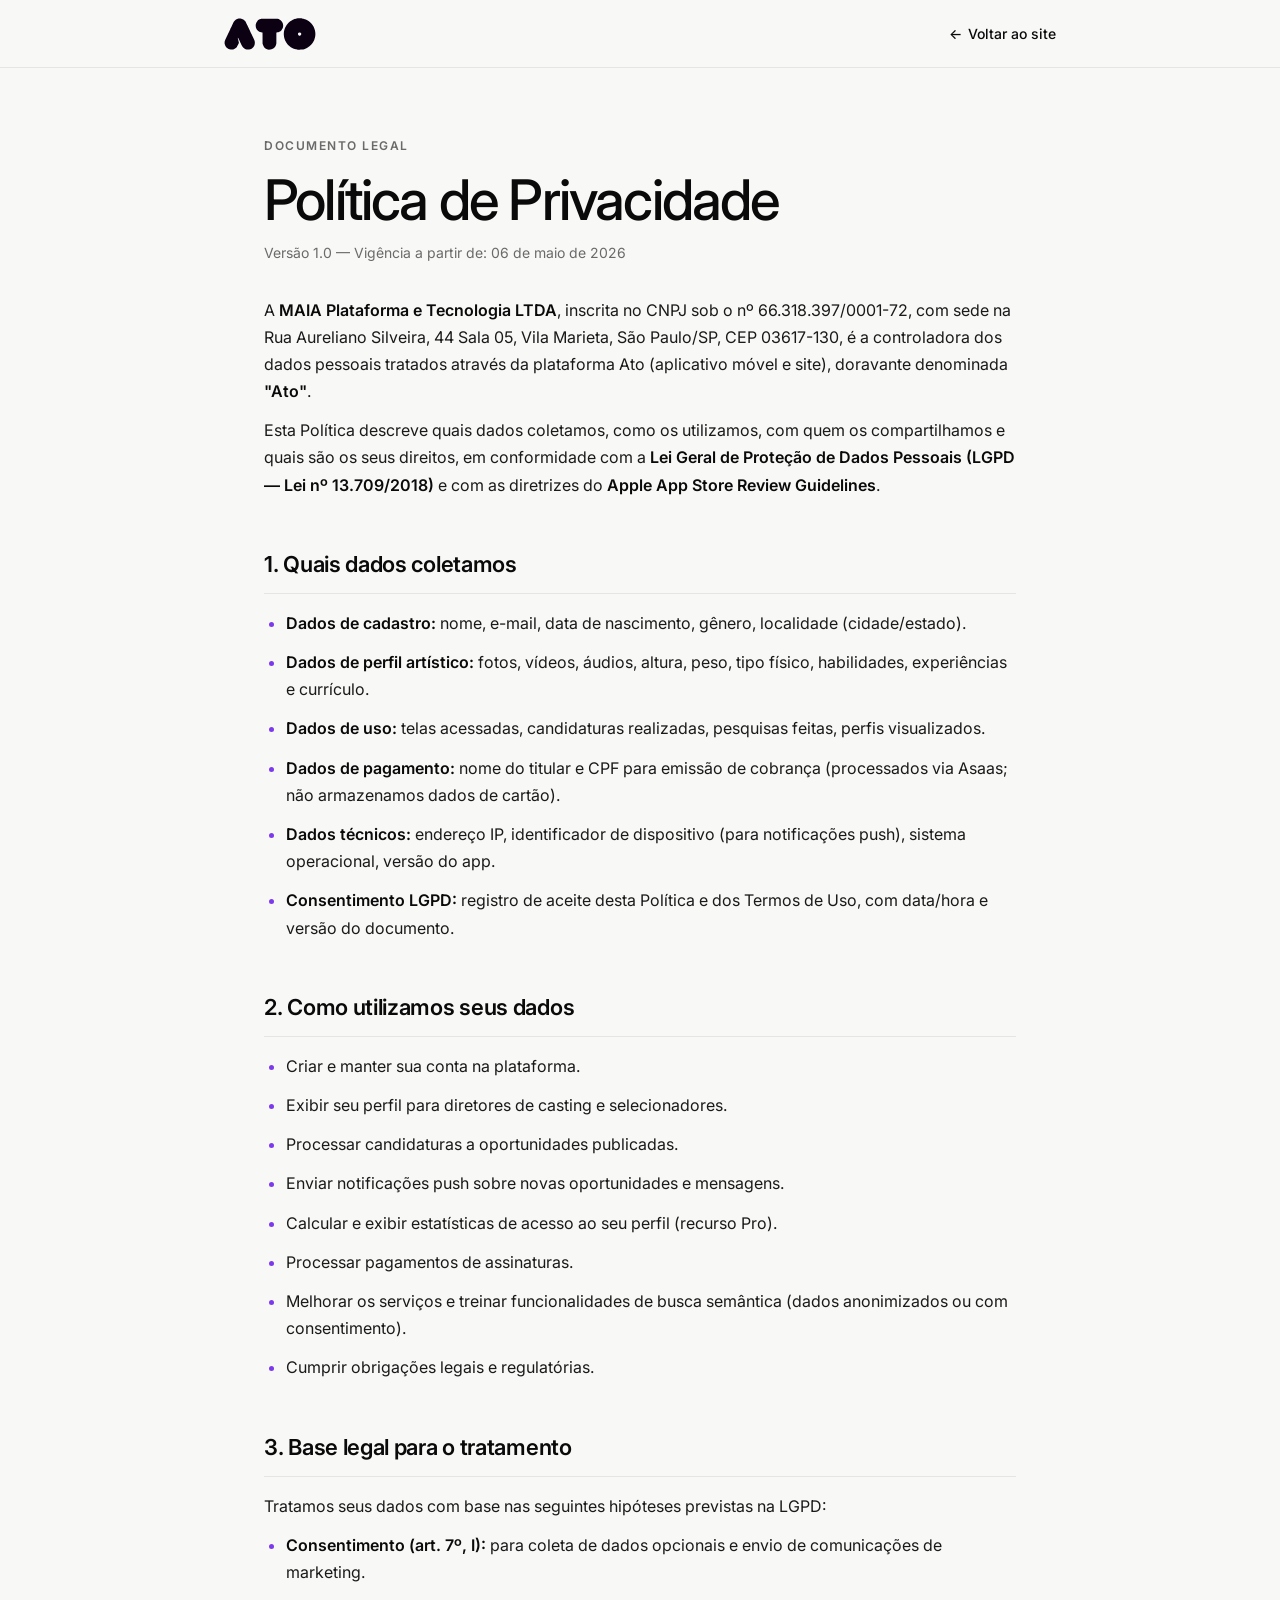
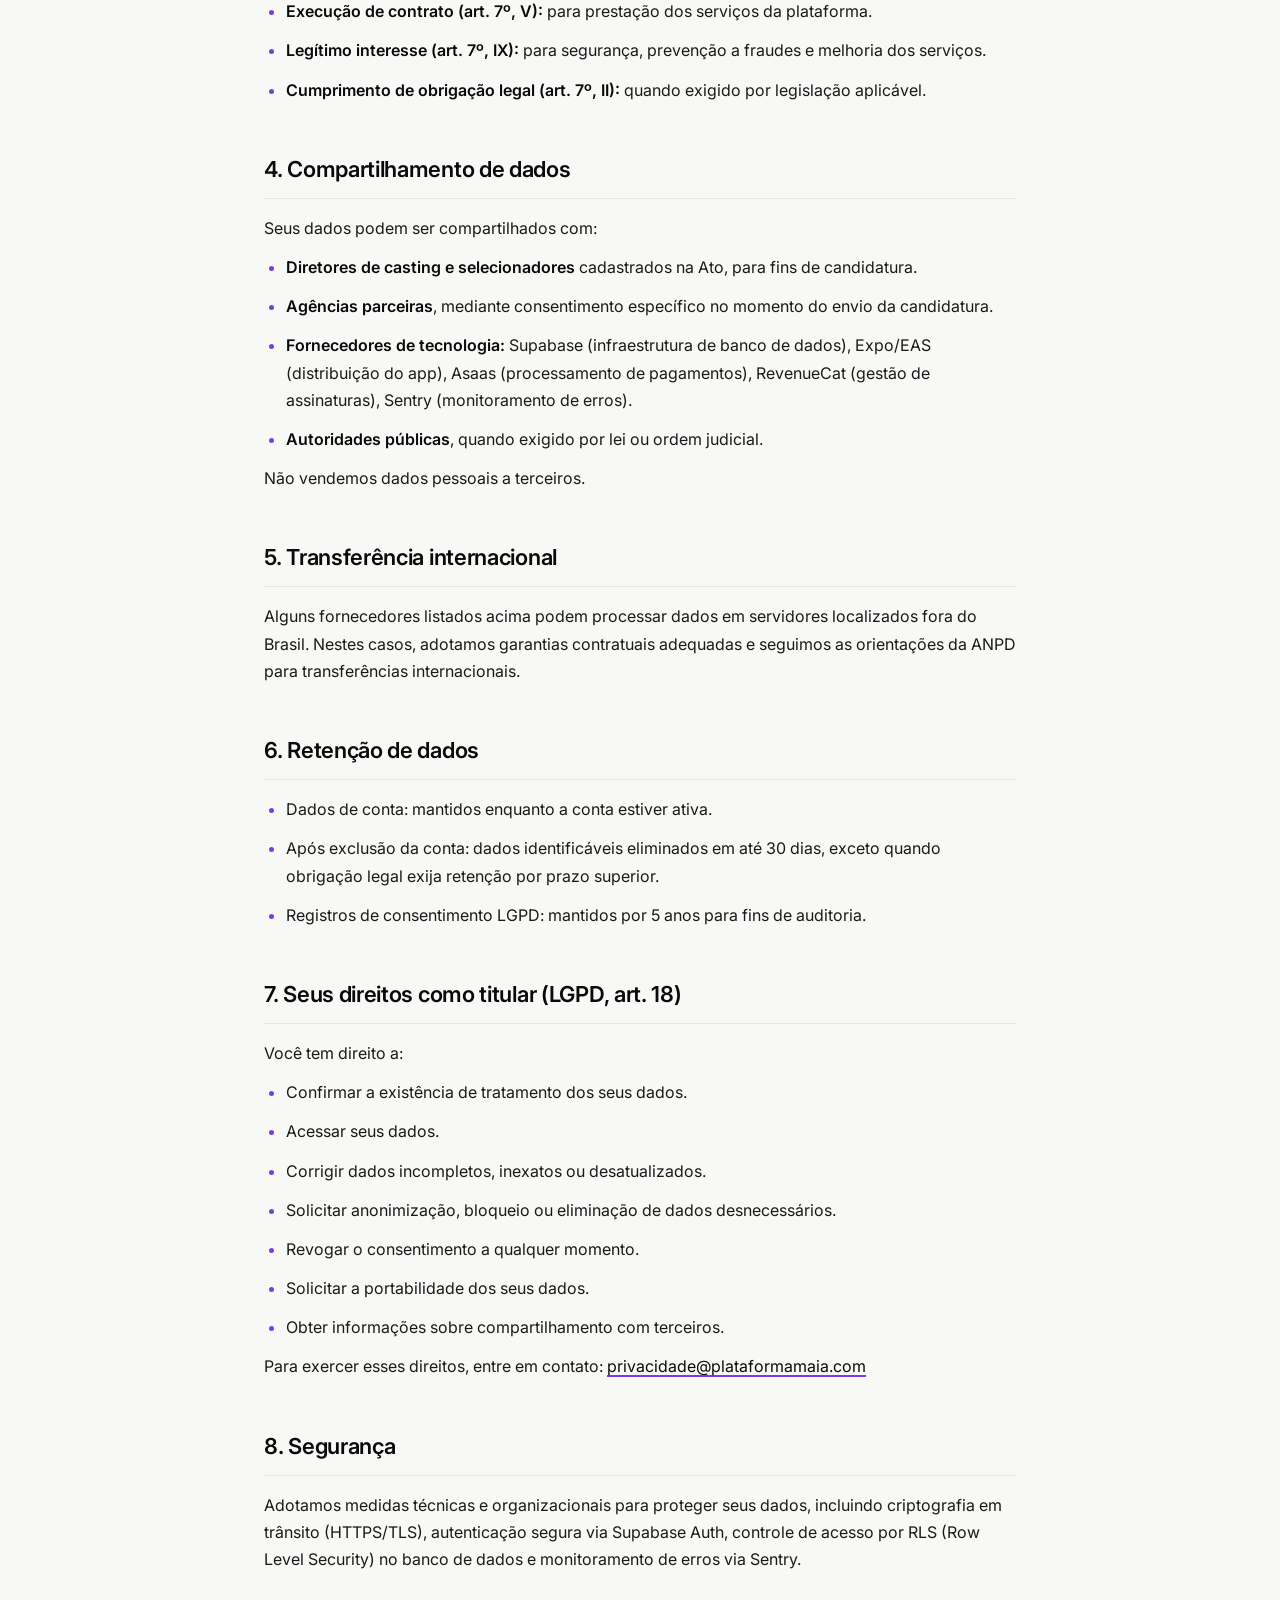
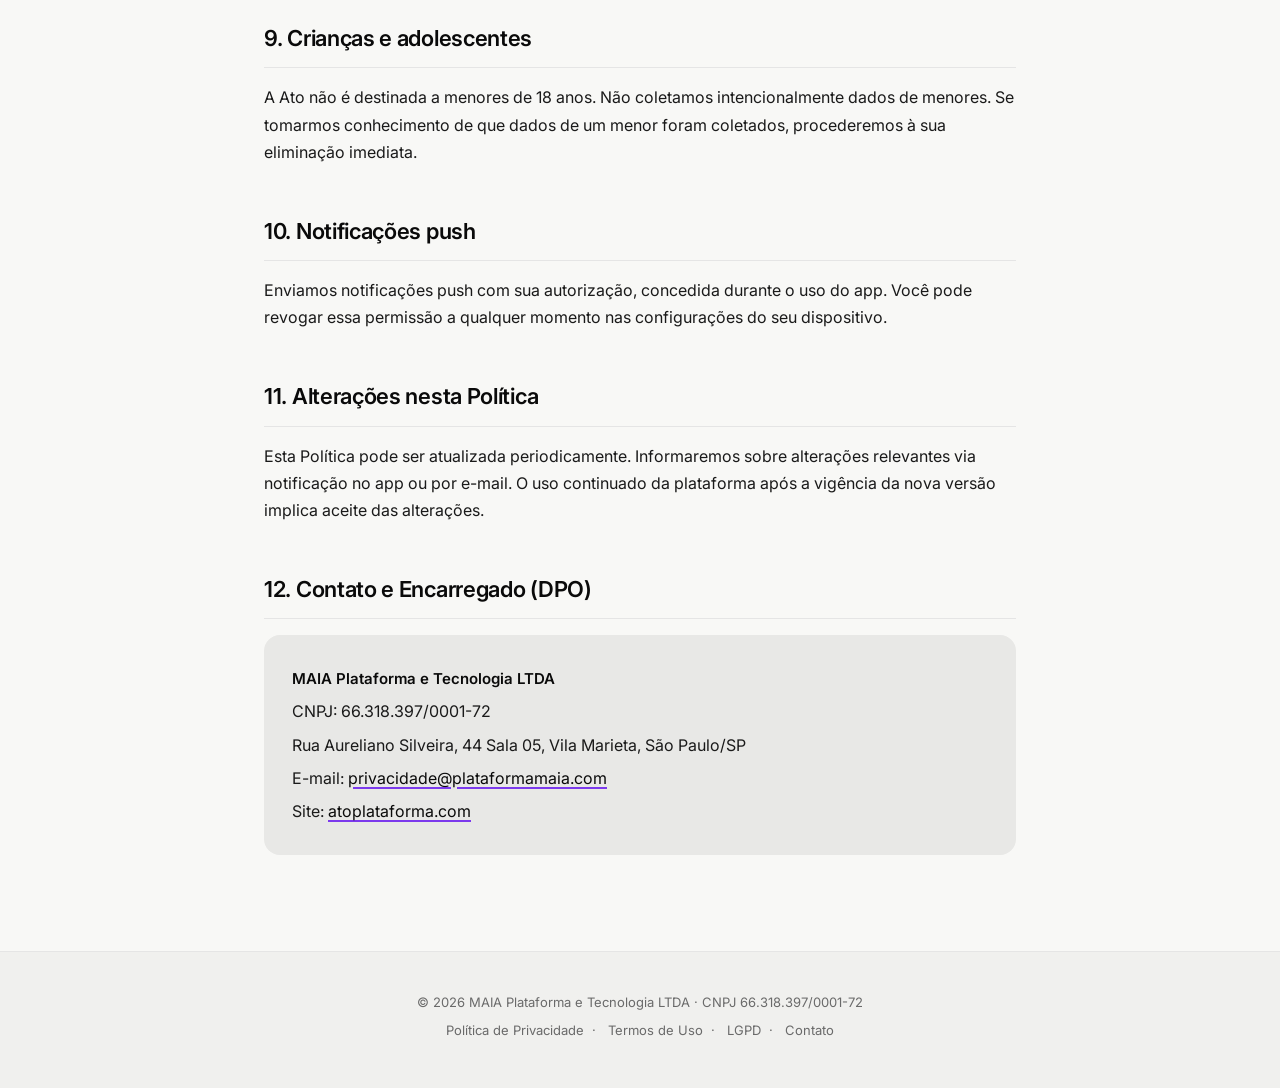
<file: politica-de-privacidade.html>
<!doctype html>
<html lang="pt-BR">
<head>
<meta charset="utf-8" />
<meta name="viewport" content="width=device-width, initial-scale=1" />
<title>Política de Privacidade — Ato</title>
<link rel="icon" href="/favicon.ico" sizes="any" />
<link rel="icon" type="image/png" sizes="192x192" href="/icon-192.png" />
<link rel="apple-touch-icon" href="/apple-touch-icon.png" />
<meta name="description" content="Política de Privacidade da MAIA Plataforma e Tecnologia LTDA, em conformidade com a LGPD." />
<link rel="stylesheet" href="colors_and_type.css" />
<link rel="stylesheet" href="legal.css" />
</head>
<body>

<header class="legal-nav">
  <div class="legal-nav__inner">
    <a href="index.html"><img src="./ato-logo.svg" width="92" height="32" alt="Ato" style="display:block;"></a>
    <a class="legal-back" href="index.html">Voltar ao site</a>
  </div>
</header>

<main class="legal">
  <span class="legal__eyebrow">Documento legal</span>
  <h1>Política de Privacidade</h1>
  <p class="meta">Versão 1.0 — Vigência a partir de: 06 de maio de 2026</p>

  <p>A <strong>MAIA Plataforma e Tecnologia LTDA</strong>, inscrita no CNPJ sob o nº 66.318.397/0001-72, com sede na Rua Aureliano Silveira, 44 Sala 05, Vila Marieta, São Paulo/SP, CEP 03617-130, é a controladora dos dados pessoais tratados através da plataforma Ato (aplicativo móvel e site), doravante denominada <strong>"Ato"</strong>.</p>

  <p>Esta Política descreve quais dados coletamos, como os utilizamos, com quem os compartilhamos e quais são os seus direitos, em conformidade com a <strong>Lei Geral de Proteção de Dados Pessoais (LGPD — Lei nº 13.709/2018)</strong> e com as diretrizes do <strong>Apple App Store Review Guidelines</strong>.</p>

  <h2>1. Quais dados coletamos</h2>
  <ul>
    <li><strong>Dados de cadastro:</strong> nome, e-mail, data de nascimento, gênero, localidade (cidade/estado).</li>
    <li><strong>Dados de perfil artístico:</strong> fotos, vídeos, áudios, altura, peso, tipo físico, habilidades, experiências e currículo.</li>
    <li><strong>Dados de uso:</strong> telas acessadas, candidaturas realizadas, pesquisas feitas, perfis visualizados.</li>
    <li><strong>Dados de pagamento:</strong> nome do titular e CPF para emissão de cobrança (processados via Asaas; não armazenamos dados de cartão).</li>
    <li><strong>Dados técnicos:</strong> endereço IP, identificador de dispositivo (para notificações push), sistema operacional, versão do app.</li>
    <li><strong>Consentimento LGPD:</strong> registro de aceite desta Política e dos Termos de Uso, com data/hora e versão do documento.</li>
  </ul>

  <h2>2. Como utilizamos seus dados</h2>
  <ul>
    <li>Criar e manter sua conta na plataforma.</li>
    <li>Exibir seu perfil para diretores de casting e selecionadores.</li>
    <li>Processar candidaturas a oportunidades publicadas.</li>
    <li>Enviar notificações push sobre novas oportunidades e mensagens.</li>
    <li>Calcular e exibir estatísticas de acesso ao seu perfil (recurso Pro).</li>
    <li>Processar pagamentos de assinaturas.</li>
    <li>Melhorar os serviços e treinar funcionalidades de busca semântica (dados anonimizados ou com consentimento).</li>
    <li>Cumprir obrigações legais e regulatórias.</li>
  </ul>

  <h2>3. Base legal para o tratamento</h2>
  <p>Tratamos seus dados com base nas seguintes hipóteses previstas na LGPD:</p>
  <ul>
    <li><strong>Consentimento (art. 7º, I):</strong> para coleta de dados opcionais e envio de comunicações de marketing.</li>
    <li><strong>Execução de contrato (art. 7º, V):</strong> para prestação dos serviços da plataforma.</li>
    <li><strong>Legítimo interesse (art. 7º, IX):</strong> para segurança, prevenção a fraudes e melhoria dos serviços.</li>
    <li><strong>Cumprimento de obrigação legal (art. 7º, II):</strong> quando exigido por legislação aplicável.</li>
  </ul>

  <h2>4. Compartilhamento de dados</h2>
  <p>Seus dados podem ser compartilhados com:</p>
  <ul>
    <li><strong>Diretores de casting e selecionadores</strong> cadastrados na Ato, para fins de candidatura.</li>
    <li><strong>Agências parceiras</strong>, mediante consentimento específico no momento do envio da candidatura.</li>
    <li><strong>Fornecedores de tecnologia:</strong> Supabase (infraestrutura de banco de dados), Expo/EAS (distribuição do app), Asaas (processamento de pagamentos), RevenueCat (gestão de assinaturas), Sentry (monitoramento de erros).</li>
    <li><strong>Autoridades públicas</strong>, quando exigido por lei ou ordem judicial.</li>
  </ul>
  <p>Não vendemos dados pessoais a terceiros.</p>

  <h2>5. Transferência internacional</h2>
  <p>Alguns fornecedores listados acima podem processar dados em servidores localizados fora do Brasil. Nestes casos, adotamos garantias contratuais adequadas e seguimos as orientações da ANPD para transferências internacionais.</p>

  <h2>6. Retenção de dados</h2>
  <ul>
    <li>Dados de conta: mantidos enquanto a conta estiver ativa.</li>
    <li>Após exclusão da conta: dados identificáveis eliminados em até 30 dias, exceto quando obrigação legal exija retenção por prazo superior.</li>
    <li>Registros de consentimento LGPD: mantidos por 5 anos para fins de auditoria.</li>
  </ul>

  <h2>7. Seus direitos como titular (LGPD, art. 18)</h2>
  <p>Você tem direito a:</p>
  <ul>
    <li>Confirmar a existência de tratamento dos seus dados.</li>
    <li>Acessar seus dados.</li>
    <li>Corrigir dados incompletos, inexatos ou desatualizados.</li>
    <li>Solicitar anonimização, bloqueio ou eliminação de dados desnecessários.</li>
    <li>Revogar o consentimento a qualquer momento.</li>
    <li>Solicitar a portabilidade dos seus dados.</li>
    <li>Obter informações sobre compartilhamento com terceiros.</li>
  </ul>
  <p>Para exercer esses direitos, entre em contato: <a href="mailto:privacidade@plataformamaia.com">privacidade@plataformamaia.com</a></p>

  <h2>8. Segurança</h2>
  <p>Adotamos medidas técnicas e organizacionais para proteger seus dados, incluindo criptografia em trânsito (HTTPS/TLS), autenticação segura via Supabase Auth, controle de acesso por RLS (Row Level Security) no banco de dados e monitoramento de erros via Sentry.</p>

  <h2>9. Crianças e adolescentes</h2>
  <p>A Ato não é destinada a menores de 18 anos. Não coletamos intencionalmente dados de menores. Se tomarmos conhecimento de que dados de um menor foram coletados, procederemos à sua eliminação imediata.</p>

  <h2>10. Notificações push</h2>
  <p>Enviamos notificações push com sua autorização, concedida durante o uso do app. Você pode revogar essa permissão a qualquer momento nas configurações do seu dispositivo.</p>

  <h2>11. Alterações nesta Política</h2>
  <p>Esta Política pode ser atualizada periodicamente. Informaremos sobre alterações relevantes via notificação no app ou por e-mail. O uso continuado da plataforma após a vigência da nova versão implica aceite das alterações.</p>

  <h2>12. Contato e Encarregado (DPO)</h2>
  <div class="contact-box">
    <p><strong>MAIA Plataforma e Tecnologia LTDA</strong></p>
    <p>CNPJ: 66.318.397/0001-72</p>
    <p>Rua Aureliano Silveira, 44 Sala 05, Vila Marieta, São Paulo/SP</p>
    <p>E-mail: <a href="mailto:privacidade@plataformamaia.com">privacidade@plataformamaia.com</a></p>
    <p>Site: <a href="https://www.atoplataforma.com">atoplataforma.com</a></p>
  </div>
</main>

<footer class="legal-footer">
  <div class="row">© 2026 MAIA Plataforma e Tecnologia LTDA · CNPJ 66.318.397/0001-72</div>
  <div class="row">
    <a href="politica-de-privacidade.html">Política de Privacidade</a>·
    <a href="termos-de-uso.html">Termos de Uso</a>·
    <a href="lgpd.html">LGPD</a>·
    <a href="mailto:contato@plataformamaia.com">Contato</a>
  </div>
</footer>

</body>
</html>
</file>
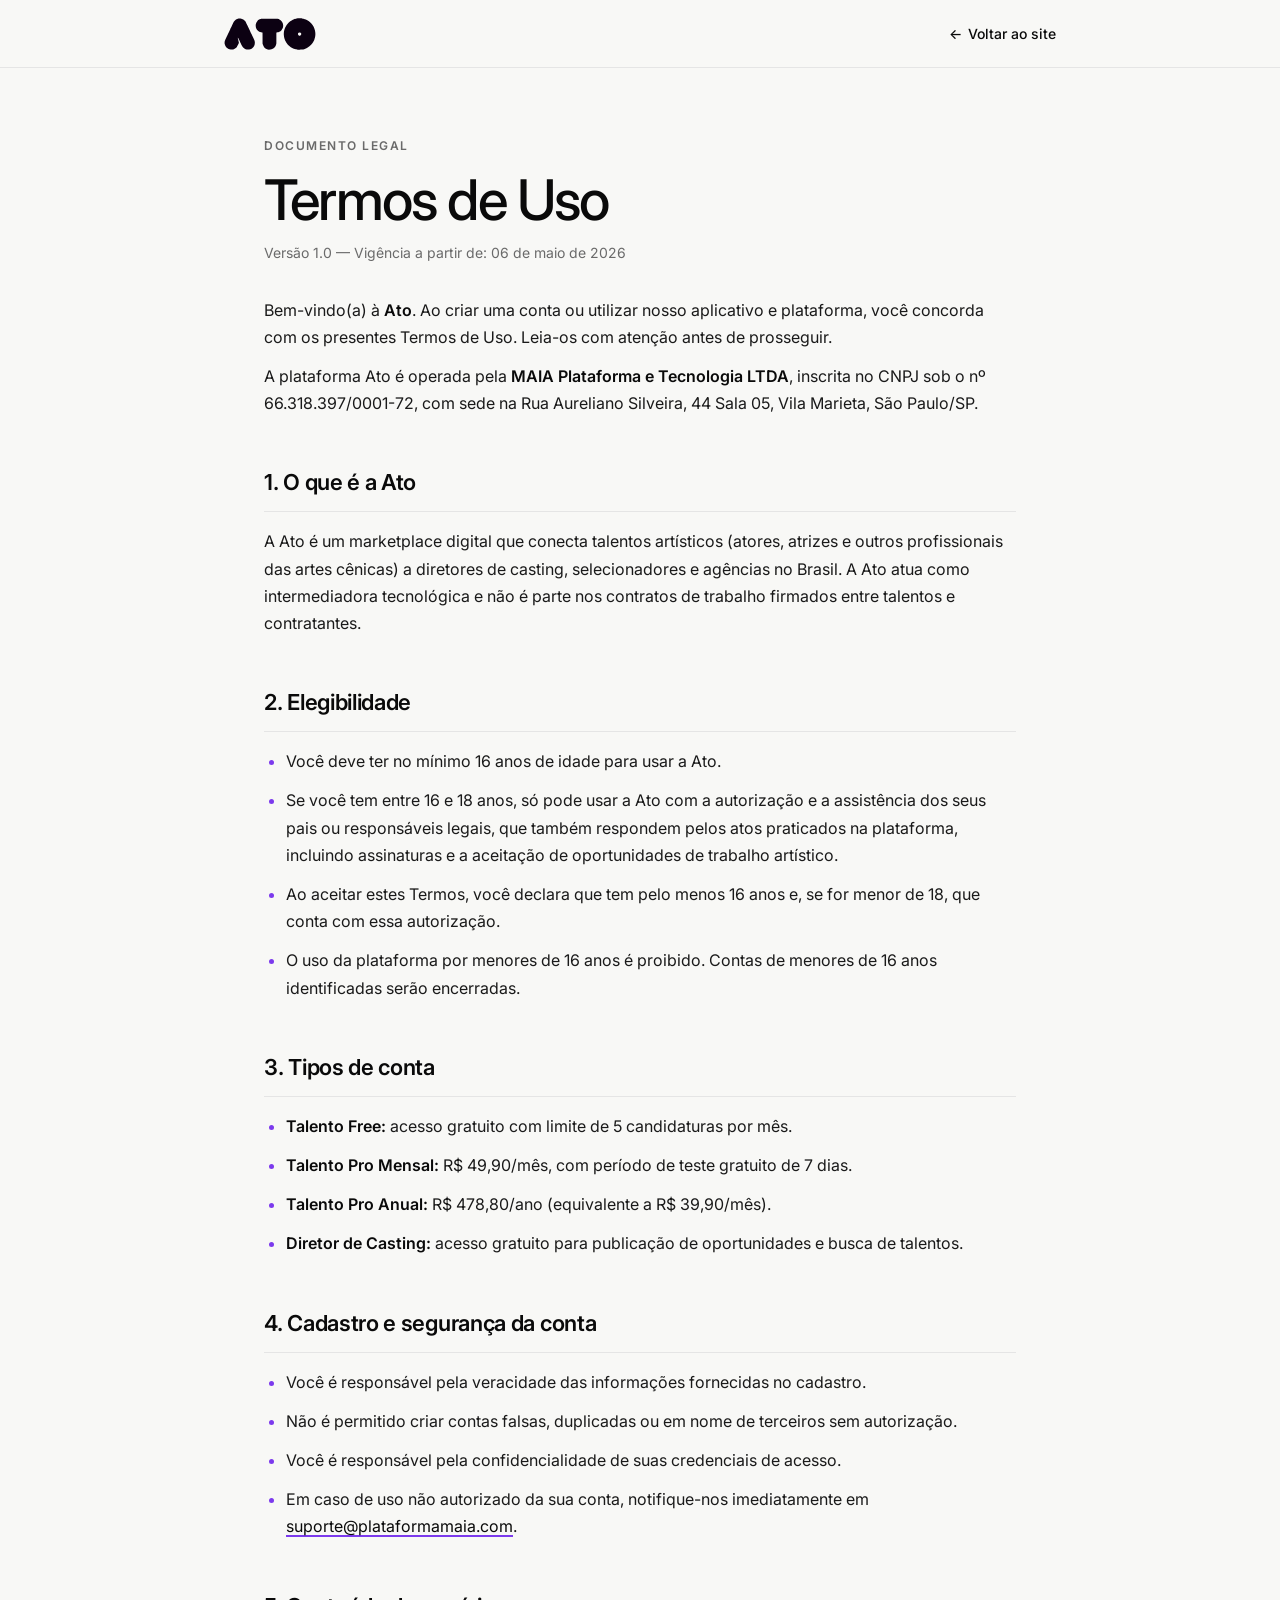
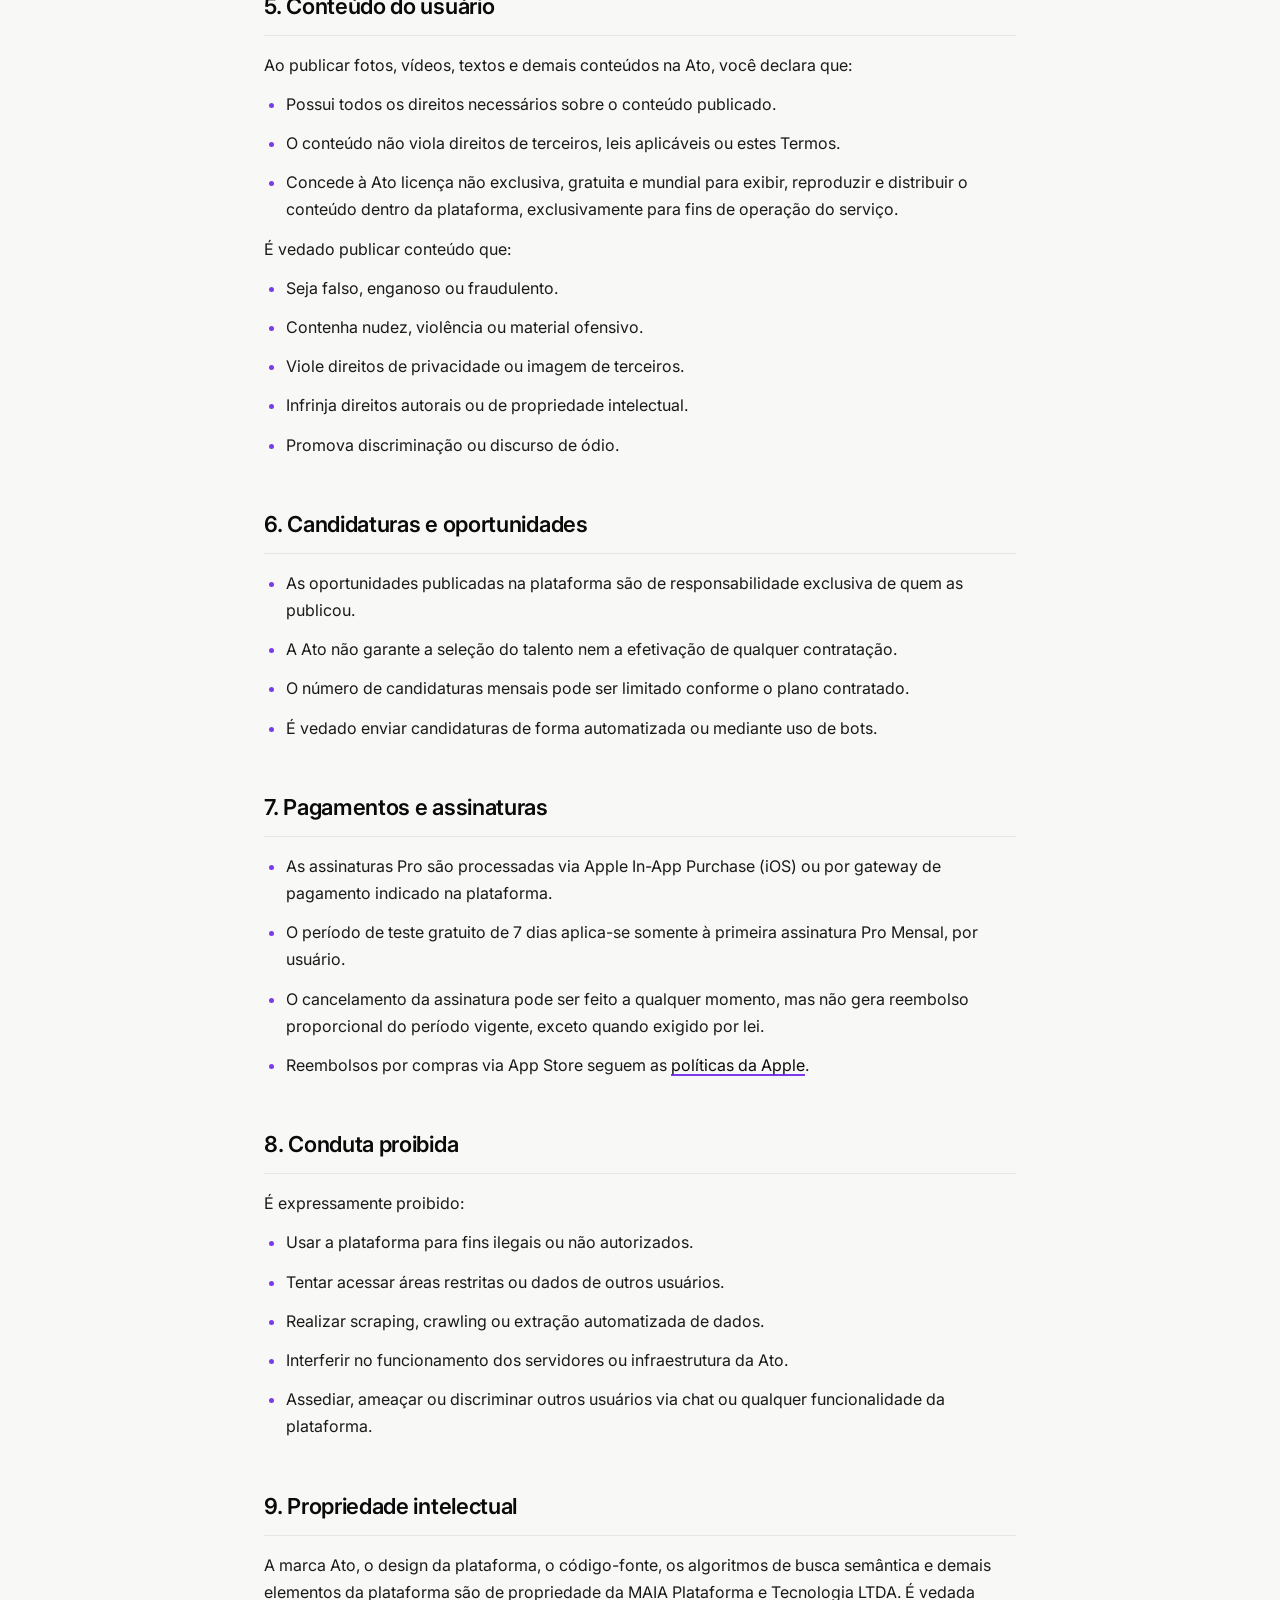
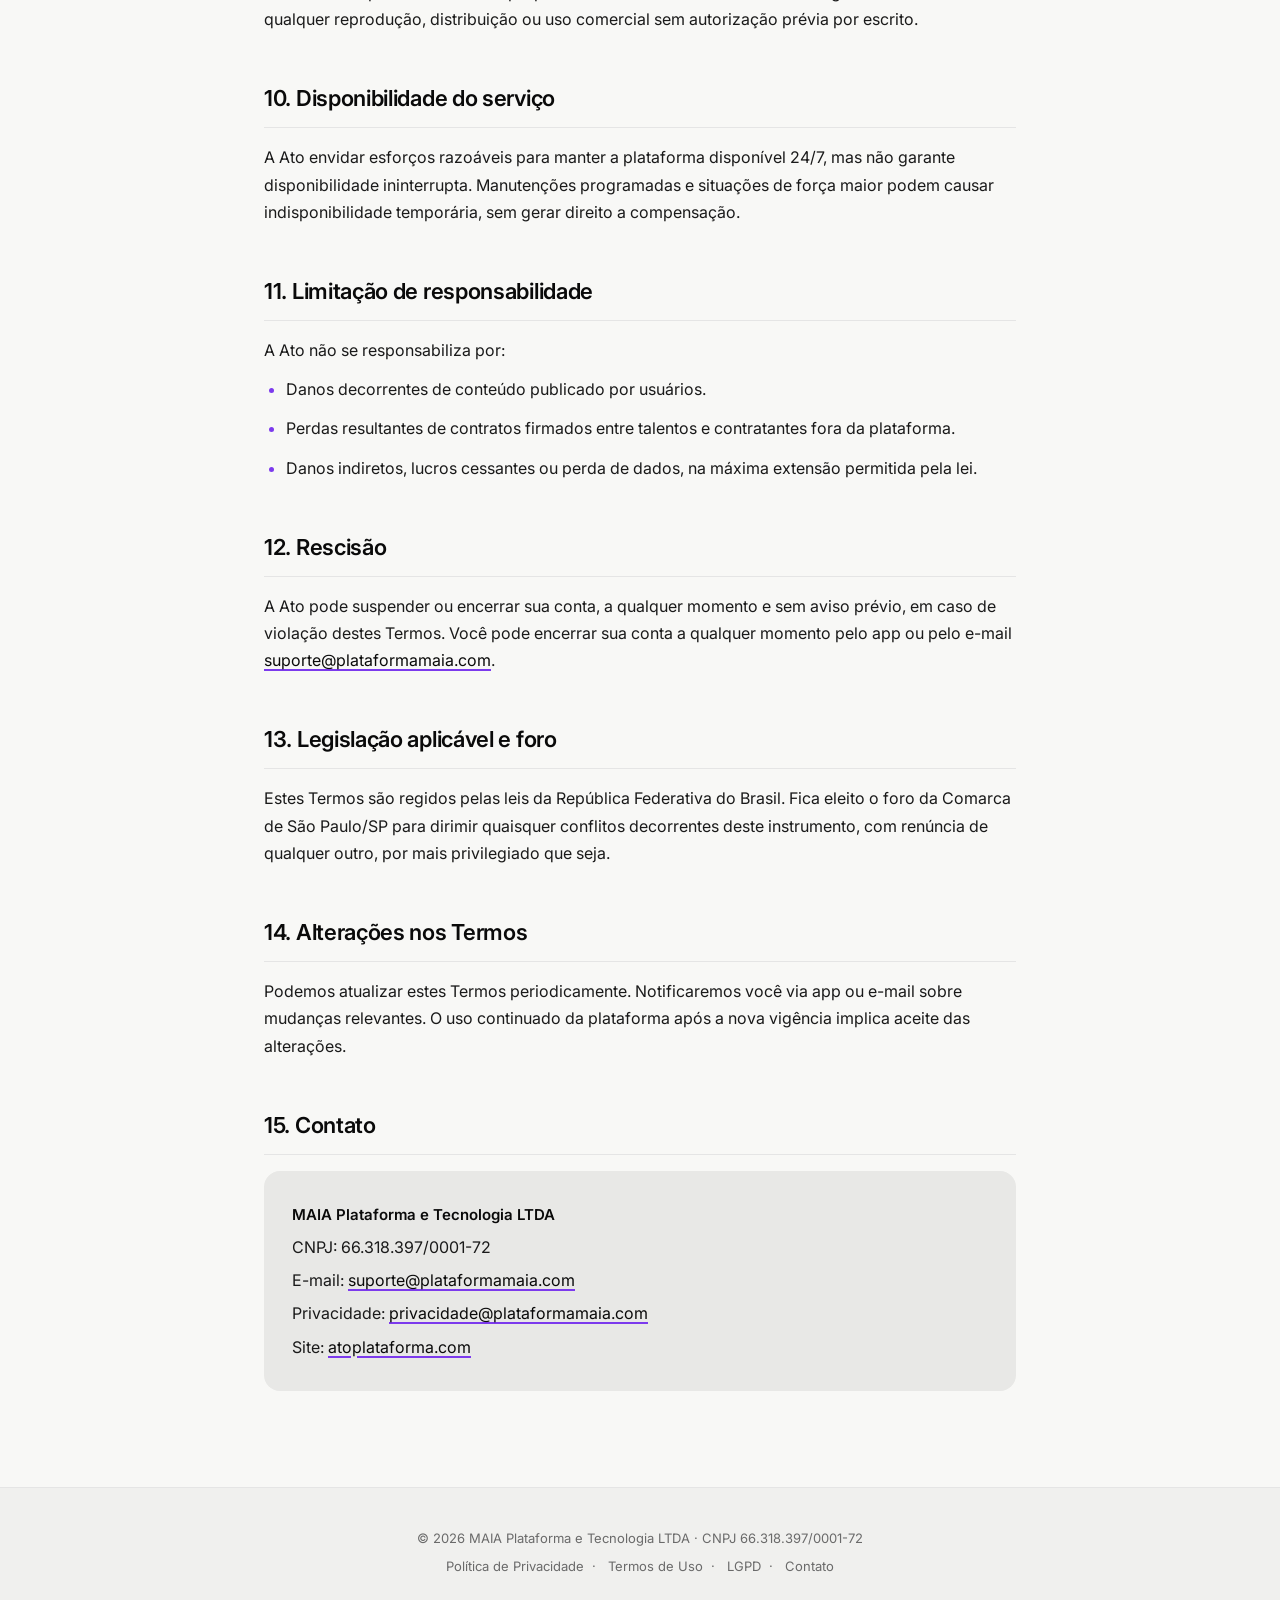
<file: termos-de-uso.html>
<!doctype html>
<html lang="pt-BR">
<head>
<meta charset="utf-8" />
<meta name="viewport" content="width=device-width, initial-scale=1" />
<title>Termos de Uso — Ato</title>
<link rel="icon" href="/favicon.ico" sizes="any" />
<link rel="icon" type="image/png" sizes="192x192" href="/icon-192.png" />
<link rel="apple-touch-icon" href="/apple-touch-icon.png" />
<meta name="description" content="Termos de Uso da plataforma Ato — marketplace de talentos artísticos." />
<link rel="stylesheet" href="colors_and_type.css" />
<link rel="stylesheet" href="legal.css" />
</head>
<body>

<header class="legal-nav">
  <div class="legal-nav__inner">
    <a href="index.html"><img src="./ato-logo.svg" width="92" height="32" alt="Ato" style="display:block;"></a>
    <a class="legal-back" href="index.html">Voltar ao site</a>
  </div>
</header>

<main class="legal">
  <span class="legal__eyebrow">Documento legal</span>
  <h1>Termos de Uso</h1>
  <p class="meta">Versão 1.0 — Vigência a partir de: 06 de maio de 2026</p>

  <p>Bem-vindo(a) à <strong>Ato</strong>. Ao criar uma conta ou utilizar nosso aplicativo e plataforma, você concorda com os presentes Termos de Uso. Leia-os com atenção antes de prosseguir.</p>
  <p>A plataforma Ato é operada pela <strong>MAIA Plataforma e Tecnologia LTDA</strong>, inscrita no CNPJ sob o nº 66.318.397/0001-72, com sede na Rua Aureliano Silveira, 44 Sala 05, Vila Marieta, São Paulo/SP.</p>

  <h2>1. O que é a Ato</h2>
  <p>A Ato é um marketplace digital que conecta talentos artísticos (atores, atrizes e outros profissionais das artes cênicas) a diretores de casting, selecionadores e agências no Brasil. A Ato atua como intermediadora tecnológica e não é parte nos contratos de trabalho firmados entre talentos e contratantes.</p>

  <h2>2. Elegibilidade</h2>
  <ul>
    <li>Você deve ter no mínimo 16 anos de idade para usar a Ato.</li>
    <li>Se você tem entre 16 e 18 anos, só pode usar a Ato com a autorização e a assistência dos seus pais ou responsáveis legais, que também respondem pelos atos praticados na plataforma, incluindo assinaturas e a aceitação de oportunidades de trabalho artístico.</li>
    <li>Ao aceitar estes Termos, você declara que tem pelo menos 16 anos e, se for menor de 18, que conta com essa autorização.</li>
    <li>O uso da plataforma por menores de 16 anos é proibido. Contas de menores de 16 anos identificadas serão encerradas.</li>
  </ul>

  <h2>3. Tipos de conta</h2>
  <ul>
    <li><strong>Talento Free:</strong> acesso gratuito com limite de 5 candidaturas por mês.</li>
    <li><strong>Talento Pro Mensal:</strong> R$ 49,90/mês, com período de teste gratuito de 7 dias.</li>
    <li><strong>Talento Pro Anual:</strong> R$ 478,80/ano (equivalente a R$ 39,90/mês).</li>
    <li><strong>Diretor de Casting:</strong> acesso gratuito para publicação de oportunidades e busca de talentos.</li>
  </ul>

  <h2>4. Cadastro e segurança da conta</h2>
  <ul>
    <li>Você é responsável pela veracidade das informações fornecidas no cadastro.</li>
    <li>Não é permitido criar contas falsas, duplicadas ou em nome de terceiros sem autorização.</li>
    <li>Você é responsável pela confidencialidade de suas credenciais de acesso.</li>
    <li>Em caso de uso não autorizado da sua conta, notifique-nos imediatamente em <a href="mailto:suporte@plataformamaia.com">suporte@plataformamaia.com</a>.</li>
  </ul>

  <h2>5. Conteúdo do usuário</h2>
  <p>Ao publicar fotos, vídeos, textos e demais conteúdos na Ato, você declara que:</p>
  <ul>
    <li>Possui todos os direitos necessários sobre o conteúdo publicado.</li>
    <li>O conteúdo não viola direitos de terceiros, leis aplicáveis ou estes Termos.</li>
    <li>Concede à Ato licença não exclusiva, gratuita e mundial para exibir, reproduzir e distribuir o conteúdo dentro da plataforma, exclusivamente para fins de operação do serviço.</li>
  </ul>
  <p>É vedado publicar conteúdo que:</p>
  <ul>
    <li>Seja falso, enganoso ou fraudulento.</li>
    <li>Contenha nudez, violência ou material ofensivo.</li>
    <li>Viole direitos de privacidade ou imagem de terceiros.</li>
    <li>Infrinja direitos autorais ou de propriedade intelectual.</li>
    <li>Promova discriminação ou discurso de ódio.</li>
  </ul>

  <h2>6. Candidaturas e oportunidades</h2>
  <ul>
    <li>As oportunidades publicadas na plataforma são de responsabilidade exclusiva de quem as publicou.</li>
    <li>A Ato não garante a seleção do talento nem a efetivação de qualquer contratação.</li>
    <li>O número de candidaturas mensais pode ser limitado conforme o plano contratado.</li>
    <li>É vedado enviar candidaturas de forma automatizada ou mediante uso de bots.</li>
  </ul>

  <h2>7. Pagamentos e assinaturas</h2>
  <ul>
    <li>As assinaturas Pro são processadas via Apple In-App Purchase (iOS) ou por gateway de pagamento indicado na plataforma.</li>
    <li>O período de teste gratuito de 7 dias aplica-se somente à primeira assinatura Pro Mensal, por usuário.</li>
    <li>O cancelamento da assinatura pode ser feito a qualquer momento, mas não gera reembolso proporcional do período vigente, exceto quando exigido por lei.</li>
    <li>Reembolsos por compras via App Store seguem as <a href="https://www.apple.com/legal/internet-services/itunes/br/terms.html" target="_blank" rel="noopener">políticas da Apple</a>.</li>
  </ul>

  <h2>8. Conduta proibida</h2>
  <p>É expressamente proibido:</p>
  <ul>
    <li>Usar a plataforma para fins ilegais ou não autorizados.</li>
    <li>Tentar acessar áreas restritas ou dados de outros usuários.</li>
    <li>Realizar scraping, crawling ou extração automatizada de dados.</li>
    <li>Interferir no funcionamento dos servidores ou infraestrutura da Ato.</li>
    <li>Assediar, ameaçar ou discriminar outros usuários via chat ou qualquer funcionalidade da plataforma.</li>
  </ul>

  <h2>9. Propriedade intelectual</h2>
  <p>A marca Ato, o design da plataforma, o código-fonte, os algoritmos de busca semântica e demais elementos da plataforma são de propriedade da MAIA Plataforma e Tecnologia LTDA. É vedada qualquer reprodução, distribuição ou uso comercial sem autorização prévia por escrito.</p>

  <h2>10. Disponibilidade do serviço</h2>
  <p>A Ato envidar esforços razoáveis para manter a plataforma disponível 24/7, mas não garante disponibilidade ininterrupta. Manutenções programadas e situações de força maior podem causar indisponibilidade temporária, sem gerar direito a compensação.</p>

  <h2>11. Limitação de responsabilidade</h2>
  <p>A Ato não se responsabiliza por:</p>
  <ul>
    <li>Danos decorrentes de conteúdo publicado por usuários.</li>
    <li>Perdas resultantes de contratos firmados entre talentos e contratantes fora da plataforma.</li>
    <li>Danos indiretos, lucros cessantes ou perda de dados, na máxima extensão permitida pela lei.</li>
  </ul>

  <h2>12. Rescisão</h2>
  <p>A Ato pode suspender ou encerrar sua conta, a qualquer momento e sem aviso prévio, em caso de violação destes Termos. Você pode encerrar sua conta a qualquer momento pelo app ou pelo e-mail <a href="mailto:suporte@plataformamaia.com">suporte@plataformamaia.com</a>.</p>

  <h2>13. Legislação aplicável e foro</h2>
  <p>Estes Termos são regidos pelas leis da República Federativa do Brasil. Fica eleito o foro da Comarca de São Paulo/SP para dirimir quaisquer conflitos decorrentes deste instrumento, com renúncia de qualquer outro, por mais privilegiado que seja.</p>

  <h2>14. Alterações nos Termos</h2>
  <p>Podemos atualizar estes Termos periodicamente. Notificaremos você via app ou e-mail sobre mudanças relevantes. O uso continuado da plataforma após a nova vigência implica aceite das alterações.</p>

  <h2>15. Contato</h2>
  <div class="contact-box">
    <p><strong>MAIA Plataforma e Tecnologia LTDA</strong></p>
    <p>CNPJ: 66.318.397/0001-72</p>
    <p>E-mail: <a href="mailto:suporte@plataformamaia.com">suporte@plataformamaia.com</a></p>
    <p>Privacidade: <a href="mailto:privacidade@plataformamaia.com">privacidade@plataformamaia.com</a></p>
    <p>Site: <a href="https://www.atoplataforma.com">atoplataforma.com</a></p>
  </div>
</main>

<footer class="legal-footer">
  <div class="row">© 2026 MAIA Plataforma e Tecnologia LTDA · CNPJ 66.318.397/0001-72</div>
  <div class="row">
    <a href="politica-de-privacidade.html">Política de Privacidade</a>·
    <a href="termos-de-uso.html">Termos de Uso</a>·
    <a href="lgpd.html">LGPD</a>·
    <a href="mailto:contato@plataformamaia.com">Contato</a>
  </div>
</footer>

</body>
</html>
</file>
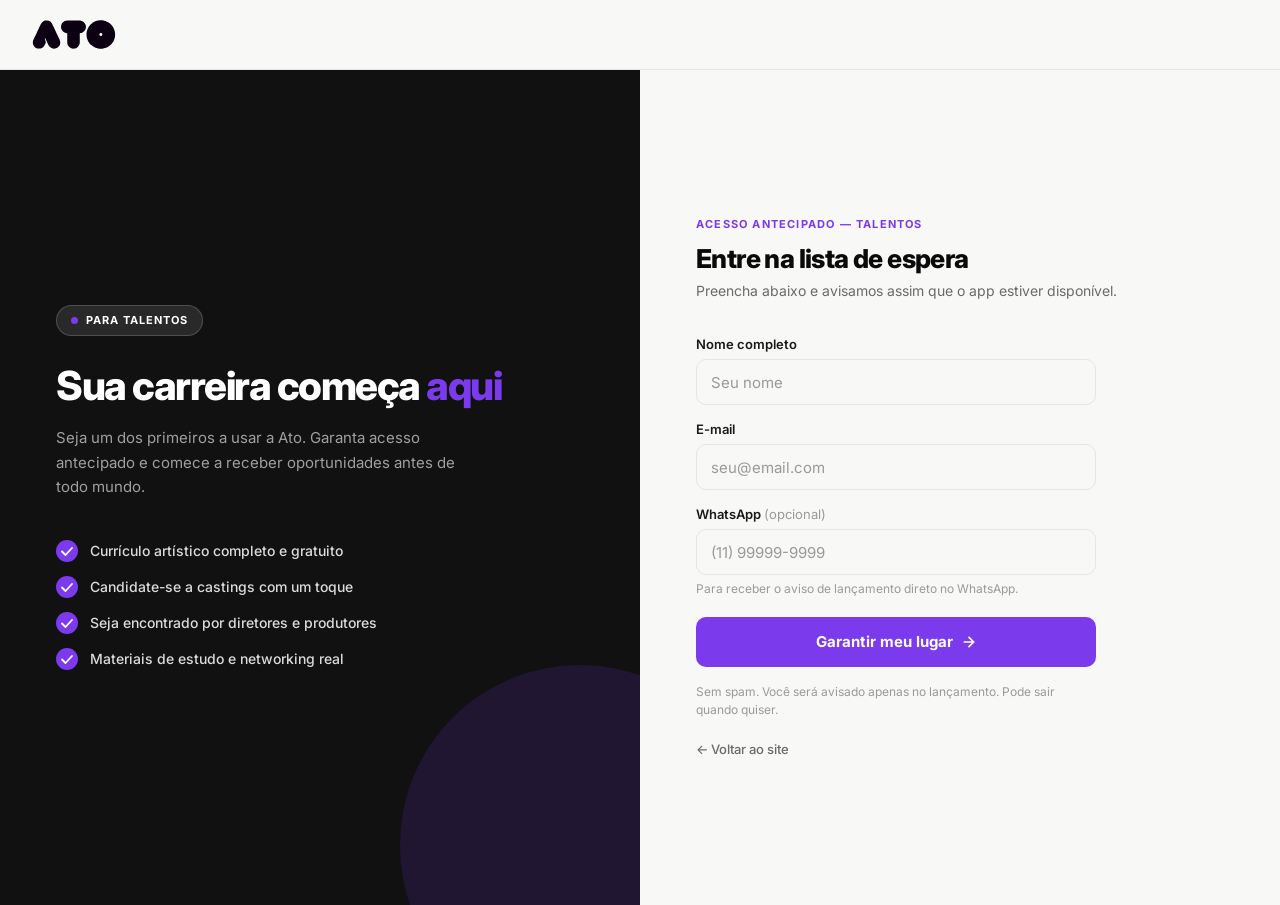
<file: waitlist.html>
<!DOCTYPE html>
<html lang="pt-BR">
<head>
  <meta charset="UTF-8" />
  <meta name="viewport" content="width=device-width, initial-scale=1.0" />
  <title>Lista de Espera — Ato</title>
<link rel="icon" href="/favicon.ico" sizes="any" />
<link rel="icon" type="image/png" sizes="192x192" href="/icon-192.png" />
<link rel="apple-touch-icon" href="/apple-touch-icon.png" />
  <meta name="description" content="Garanta seu acesso antecipado à Ato — o marketplace do talento brasileiro." />
  <link rel="stylesheet" href="./colors_and_type.css" />
  <style>
    *, *::before, *::after { box-sizing: border-box; margin: 0; padding: 0; }

    body {
      min-height: 100vh;
      background: var(--canvas);
      display: flex;
      flex-direction: column;
    }

    /* ── Nav ── */
    .nav {
      padding: 20px 32px;
      display: flex;
      align-items: center;
      border-bottom: 1px solid var(--hairline);
      background: var(--canvas);
      position: relative;
      z-index: 10;
    }
    .nav a { text-decoration: none; }

    /* ── Layout ── */
    .page {
      flex: 1;
      display: grid;
      grid-template-columns: 1fr 1fr;
      min-height: calc(100vh - 65px);
    }

    /* ── Left panel ── */
    .panel-left {
      padding: 64px 56px;
      display: flex;
      flex-direction: column;
      justify-content: center;
      position: relative;
      overflow: hidden;
      background: #111111;
      color: #fff;
    }
    .panel-left__blob {
      position: absolute;
      width: 360px;
      height: 360px;
      border-radius: 50%;
      background: var(--accent-panel, #7c3aed);
      opacity: 0.15;
      bottom: -120px;
      right: -120px;
      pointer-events: none;
    }

    .panel-badge {
      display: inline-flex;
      align-items: center;
      gap: 8px;
      background: rgba(255,255,255,0.1);
      border: 1px solid rgba(255,255,255,0.18);
      border-radius: 999px;
      padding: 6px 14px;
      font-size: 11px;
      font-weight: 700;
      letter-spacing: 1px;
      text-transform: uppercase;
      color: #fff;
      margin-bottom: 28px;
      align-self: flex-start;
    }
    .panel-badge .dot {
      width: 7px; height: 7px;
      border-radius: 50%;
      background: var(--accent-panel, #7c3aed);
      flex-shrink: 0;
    }

    .panel-left h1 {
      font-size: 40px;
      font-weight: 800;
      line-height: 1.1;
      letter-spacing: -1.5px;
      color: #fff;
      margin-bottom: 18px;
    }
    .panel-left h1 em {
      font-style: normal;
      color: var(--accent-panel, #7c3aed);
    }

    .panel-left .sub {
      font-size: 15px;
      line-height: 1.65;
      color: rgba(255,255,255,0.6);
      margin-bottom: 40px;
      max-width: 400px;
    }

    .panel-bullets {
      display: flex;
      flex-direction: column;
      gap: 14px;
      list-style: none;
    }
    .panel-bullet {
      display: flex;
      align-items: center;
      gap: 12px;
      font-size: 14px;
      color: rgba(255,255,255,0.85);
      font-weight: 500;
    }
    .panel-bullet__icon {
      flex-shrink: 0;
      color: var(--accent-panel, #7c3aed);
      display: flex;
      align-items: center;
    }

    /* ── Right panel ── */
    .panel-right {
      padding: 64px 56px;
      display: flex;
      flex-direction: column;
      justify-content: center;
      background: var(--canvas);
    }

    .form-head { margin-bottom: 32px; }
    .form-head .eyebrow {
      font-size: 11px;
      font-weight: 700;
      letter-spacing: 1.2px;
      text-transform: uppercase;
      color: var(--accent-color, #7c3aed);
      display: block;
      margin-bottom: 10px;
    }
    .form-head h2 {
      font-size: 26px;
      font-weight: 800;
      letter-spacing: -0.6px;
      color: var(--ink);
      line-height: 1.2;
      margin-bottom: 6px;
    }
    .form-head p {
      font-size: 14px;
      color: var(--muted);
      line-height: 1.55;
    }

    .form {
      display: flex;
      flex-direction: column;
      gap: 14px;
      max-width: 400px;
    }

    .field {
      display: flex;
      flex-direction: column;
      gap: 5px;
    }
    .field label {
      font-size: 13px;
      font-weight: 600;
      color: var(--body-strong);
    }
    .field input {
      height: 46px;
      padding: 0 14px;
      background: var(--canvas);
      border: 1.5px solid var(--hairline);
      border-radius: 10px;
      font-family: var(--font-body);
      font-size: 15px;
      color: var(--ink);
      outline: none;
      transition: border-color 150ms;
    }
    .field input::placeholder { color: var(--muted-soft); }
    .field input:focus { border-color: var(--accent-color, #7c3aed); }
    .field .hint {
      font-size: 12px;
      color: var(--muted-soft);
    }

    .btn-submit {
      height: 50px;
      border-radius: 10px;
      border: none;
      cursor: pointer;
      font-family: var(--font-body);
      font-size: 15px;
      font-weight: 700;
      color: #fff;
      background: var(--accent-color, #7c3aed);
      display: flex;
      align-items: center;
      justify-content: center;
      gap: 8px;
      transition: opacity 150ms, transform 100ms;
      margin-top: 4px;
    }
    .btn-submit:hover  { opacity: 0.88; }
    .btn-submit:active { transform: scale(0.98); }
    .btn-submit:disabled { opacity: 0.5; cursor: not-allowed; }

    .form-note {
      font-size: 12px;
      color: var(--muted-soft);
      line-height: 1.5;
      margin-top: 2px;
    }

    .back-link {
      display: inline-flex;
      align-items: center;
      gap: 6px;
      font-size: 13px;
      color: var(--muted);
      text-decoration: none;
      margin-top: 20px;
      font-weight: 500;
    }
    .back-link:hover { color: var(--ink); }

    /* ── Success state ── */
    .success-state {
      display: none;
      flex-direction: column;
      align-items: flex-start;
      gap: 16px;
      max-width: 400px;
    }
    .success-icon {
      width: 56px; height: 56px;
      border-radius: 50%;
      background: var(--accent-color, #7c3aed);
      display: flex;
      align-items: center;
      justify-content: center;
    }
    .success-state h2 {
      font-size: 24px;
      font-weight: 800;
      letter-spacing: -0.5px;
      color: var(--ink);
    }
    .success-state p {
      font-size: 15px;
      color: var(--muted);
      line-height: 1.6;
    }
    .btn-back {
      display: inline-flex;
      align-items: center;
      gap: 8px;
      height: 44px;
      padding: 0 20px;
      border-radius: 10px;
      border: 1.5px solid var(--hairline);
      background: var(--canvas);
      color: var(--ink);
      font-family: var(--font-body);
      font-size: 14px;
      font-weight: 600;
      text-decoration: none;
      cursor: pointer;
      margin-top: 4px;
      transition: background 120ms;
    }
    .btn-back:hover { background: var(--surface-soft); }

    /* ── Responsive ── */
    @media (max-width: 820px) {
      .page { grid-template-columns: 1fr; }
      .panel-left {
        padding: 48px 28px 52px;
        min-height: 300px;
      }
      .panel-left h1 { font-size: 30px; }
      .panel-right { padding: 40px 28px 56px; }
      .form, .success-state { max-width: 100%; }
    }
  </style>
</head>
<body>

  <header class="nav">
    <a href="./index.html">
      <img src="./ato-logo.svg" width="84" height="29" alt="Ato" style="display:block;" />
    </a>
  </header>

  <main class="page">

    <!-- Left panel -->
    <div class="panel-left">
      <div class="panel-left__blob"></div>
      <span class="panel-badge">
        <span class="dot"></span>
        <span id="badgeText">Lista de espera</span>
      </span>
      <h1 id="panelHeadline"></h1>
      <p class="sub" id="panelSub"></p>
      <ul class="panel-bullets" id="panelBullets"></ul>
    </div>

    <!-- Right panel -->
    <div class="panel-right">
      <div class="form-head">
        <span class="eyebrow" id="formEyebrow">Garanta seu acesso</span>
        <h2>Entre na lista de espera</h2>
        <p>Preencha abaixo e avisamos assim que o app estiver disponível.</p>
      </div>

      <form class="form" id="waitlistForm" novalidate>
        <div class="field">
          <label for="nome">Nome completo</label>
          <input type="text" id="nome" name="nome" placeholder="Seu nome" autocomplete="name" required />
        </div>
        <div class="field">
          <label for="email">E-mail</label>
          <input type="email" id="email" name="email" placeholder="seu@email.com" autocomplete="email" required />
        </div>
        <div class="field">
          <label for="telefone">WhatsApp <span style="font-weight:400;color:var(--muted-soft)">(opcional)</span></label>
          <input type="tel" id="telefone" name="telefone" placeholder="(11) 99999-9999" autocomplete="tel" />
          <span class="hint">Para receber o aviso de lançamento direto no WhatsApp.</span>
        </div>
        <button type="submit" class="btn-submit" id="submitBtn">
          <span id="submitLabel">Garantir meu lugar</span>
          <svg width="16" height="16" viewBox="0 0 24 24" fill="none" stroke="currentColor" stroke-width="2.5" stroke-linecap="round" stroke-linejoin="round" id="submitArrow"><path d="M5 12h14"/><path d="m12 5 7 7-7 7"/></svg>
        </button>
        <p class="form-note">Sem spam. Você será avisado apenas no lançamento. Pode sair quando quiser.</p>
      </form>

      <div class="success-state" id="successState">
        <div class="success-icon">
          <svg width="26" height="26" viewBox="0 0 24 24" fill="none" stroke="#fff" stroke-width="2.5" stroke-linecap="round" stroke-linejoin="round"><path d="M20 6 9 17l-5-5"/></svg>
        </div>
        <h2>Você está na lista!</h2>
        <p id="successMsg">Avisamos assim que a Ato estiver disponível. Fique de olho no seu e-mail e WhatsApp.</p>
        <a href="./index.html" class="btn-back">← Voltar ao site</a>
      </div>

      <a href="./index.html" class="back-link" id="backLink">← Voltar ao site</a>
    </div>

  </main>

  <script>
    const SUPABASE_URL  = 'https://tlmwpktixkzmgvhvrcci.supabase.co';
    const SUPABASE_ANON = 'eyJhbGciOiJIUzI1NiIsInR5cCI6IkpXVCJ9.eyJpc3MiOiJzdXBhYmFzZSIsInJlZiI6InRsbXdwa3RpeGt6bWd2aHZyY2NpIiwicm9sZSI6ImFub24iLCJpYXQiOjE3NzM5NDE0NDUsImV4cCI6MjA4OTUxNzQ0NX0.b5_ZQLO3zDeWqmFiZ2waF-IPaGIXd6bOTMXrdGdSBtA';

    // SVG check icon — receives a CSS color via fill on the circle
    function checkIcon(color) {
      return `<svg class="panel-bullet__icon" width="22" height="22" viewBox="0 0 22 22" fill="none" xmlns="http://www.w3.org/2000/svg" aria-hidden="true">
        <circle cx="11" cy="11" r="11" fill="${color}"/>
        <path d="M6 11.5l3.5 3.5 6.5-7" stroke="#fff" stroke-width="1.8" stroke-linecap="round" stroke-linejoin="round"/>
      </svg>`;
    }

    const CONFIGS = {
      talento: {
        accentColor:  '#7c3aed',
        accentPanel:  '#7c3aed',
        badge:        'Para Talentos',
        headline:     'Sua carreira começa <em>aqui</em>',
        sub:          'Seja um dos primeiros a usar a Ato. Garanta acesso antecipado e comece a receber oportunidades antes de todo mundo.',
        eyebrow:      'Acesso antecipado — Talentos',
        bullets: [
          'Currículo artístico completo e gratuito',
          'Candidate-se a castings com um toque',
          'Seja encontrado por diretores e produtores',
          'Materiais de estudo e networking real',
        ],
        successMsg: 'Avisamos assim que a Ato estiver disponível para talentos. Fique de olho no seu e-mail e WhatsApp.',
      },
      diretor: {
        accentColor:  '#0a0a0a',
        accentPanel:  'rgba(255,255,255,0.85)',
        badge:        'Para Diretores e Produtores',
        headline:     'O casting certo, na hora <em>certa</em>',
        sub:          'Centralize todo o processo de casting em uma plataforma feita para você. Cadastre-se e receba acesso prioritário.',
        eyebrow:      'Acesso antecipado — Diretores',
        bullets: [
          'Publique oportunidades em minutos',
          'Candidaturas organizadas em um lugar',
          'Filtros por perfil, idade, biotipo e habilidades',
          'Follow up e gestão de elenco simplificados',
        ],
        successMsg: 'Avisamos assim que a Ato estiver disponível para diretores e produtores. Fique de olho no seu e-mail.',
      },
      agencia: {
        accentColor:  '#2563eb',
        accentPanel:  '#93c5fd',
        badge:        'Para Agências',
        headline:     'Leve sua agência para a <em>Ato</em>',
        sub:          'Potencialize o alcance dos seus talentos e gerencie toda a sua carteira em uma plataforma especializada.',
        eyebrow:      'Acesso antecipado — Agências',
        bullets: [
          'Gerencie toda a sua carteira de talentos',
          'Amplie a visibilidade dos seus artistas',
          'Receba e acompanhe oportunidades em tempo real',
          'Planos personalizados para agências',
        ],
        successMsg: 'Entraremos em contato em breve com informações exclusivas para agências. Fique de olho no seu e-mail.',
      },
    };

    const params = new URLSearchParams(window.location.search);
    const tipo   = params.get('tipo') || 'talento';
    const cfg    = CONFIGS[tipo] || CONFIGS.talento;

    // Nome vindo do formulário da home
    const nomeParam = params.get('nome');
    if (nomeParam) document.getElementById('nome').value = nomeParam;

    // Aplica variáveis CSS de cor
    document.documentElement.style.setProperty('--accent-color', cfg.accentColor);
    document.documentElement.style.setProperty('--accent-panel', cfg.accentPanel);

    // Popula left panel
    document.getElementById('badgeText').textContent   = cfg.badge;
    document.getElementById('panelHeadline').innerHTML = cfg.headline;
    document.getElementById('panelSub').textContent    = cfg.sub;
    document.getElementById('formEyebrow').textContent = cfg.eyebrow;
    document.getElementById('successMsg').textContent  = cfg.successMsg;

    const ul = document.getElementById('panelBullets');
    cfg.bullets.forEach(text => {
      const li = document.createElement('li');
      li.className = 'panel-bullet';
      li.innerHTML = checkIcon(cfg.accentPanel) + `<span>${text}</span>`;
      ul.appendChild(li);
    });

    // Form submit
    const form      = document.getElementById('waitlistForm');
    const submitBtn = document.getElementById('submitBtn');
    const submitLbl = document.getElementById('submitLabel');
    const submitArr = document.getElementById('submitArrow');

    form.addEventListener('submit', async (e) => {
      e.preventDefault();

      const nome     = document.getElementById('nome').value.trim();
      const email    = document.getElementById('email').value.trim();
      const telefone = document.getElementById('telefone').value.trim();

      if (!nome || !email) {
        if (!nome) document.getElementById('nome').focus();
        else document.getElementById('email').focus();
        return;
      }

      submitBtn.disabled = true;
      submitLbl.textContent = 'Enviando…';
      submitArr.style.display = 'none';

      try {
        const res = await fetch(`${SUPABASE_URL}/rest/v1/waitlist`, {
          method: 'POST',
          headers: {
            'apikey':        SUPABASE_ANON,
            'Authorization': `Bearer ${SUPABASE_ANON}`,
            'Content-Type':  'application/json',
            'Prefer':        'return=minimal',
          },
          body: JSON.stringify({ tipo, nome, email, telefone: telefone || null }),
        });

        if (!res.ok) throw new Error(`HTTP ${res.status}`);

        form.style.display = 'none';
        document.getElementById('backLink').style.display = 'none';
        document.getElementById('successState').style.display = 'flex';

      } catch (err) {
        submitBtn.disabled = false;
        submitLbl.textContent = 'Garantir meu lugar';
        submitArr.style.display = '';
        alert('Algo deu errado. Verifique sua conexão e tente novamente.');
        console.error(err);
      }
    });
  </script>

</body>
</html>
</file>
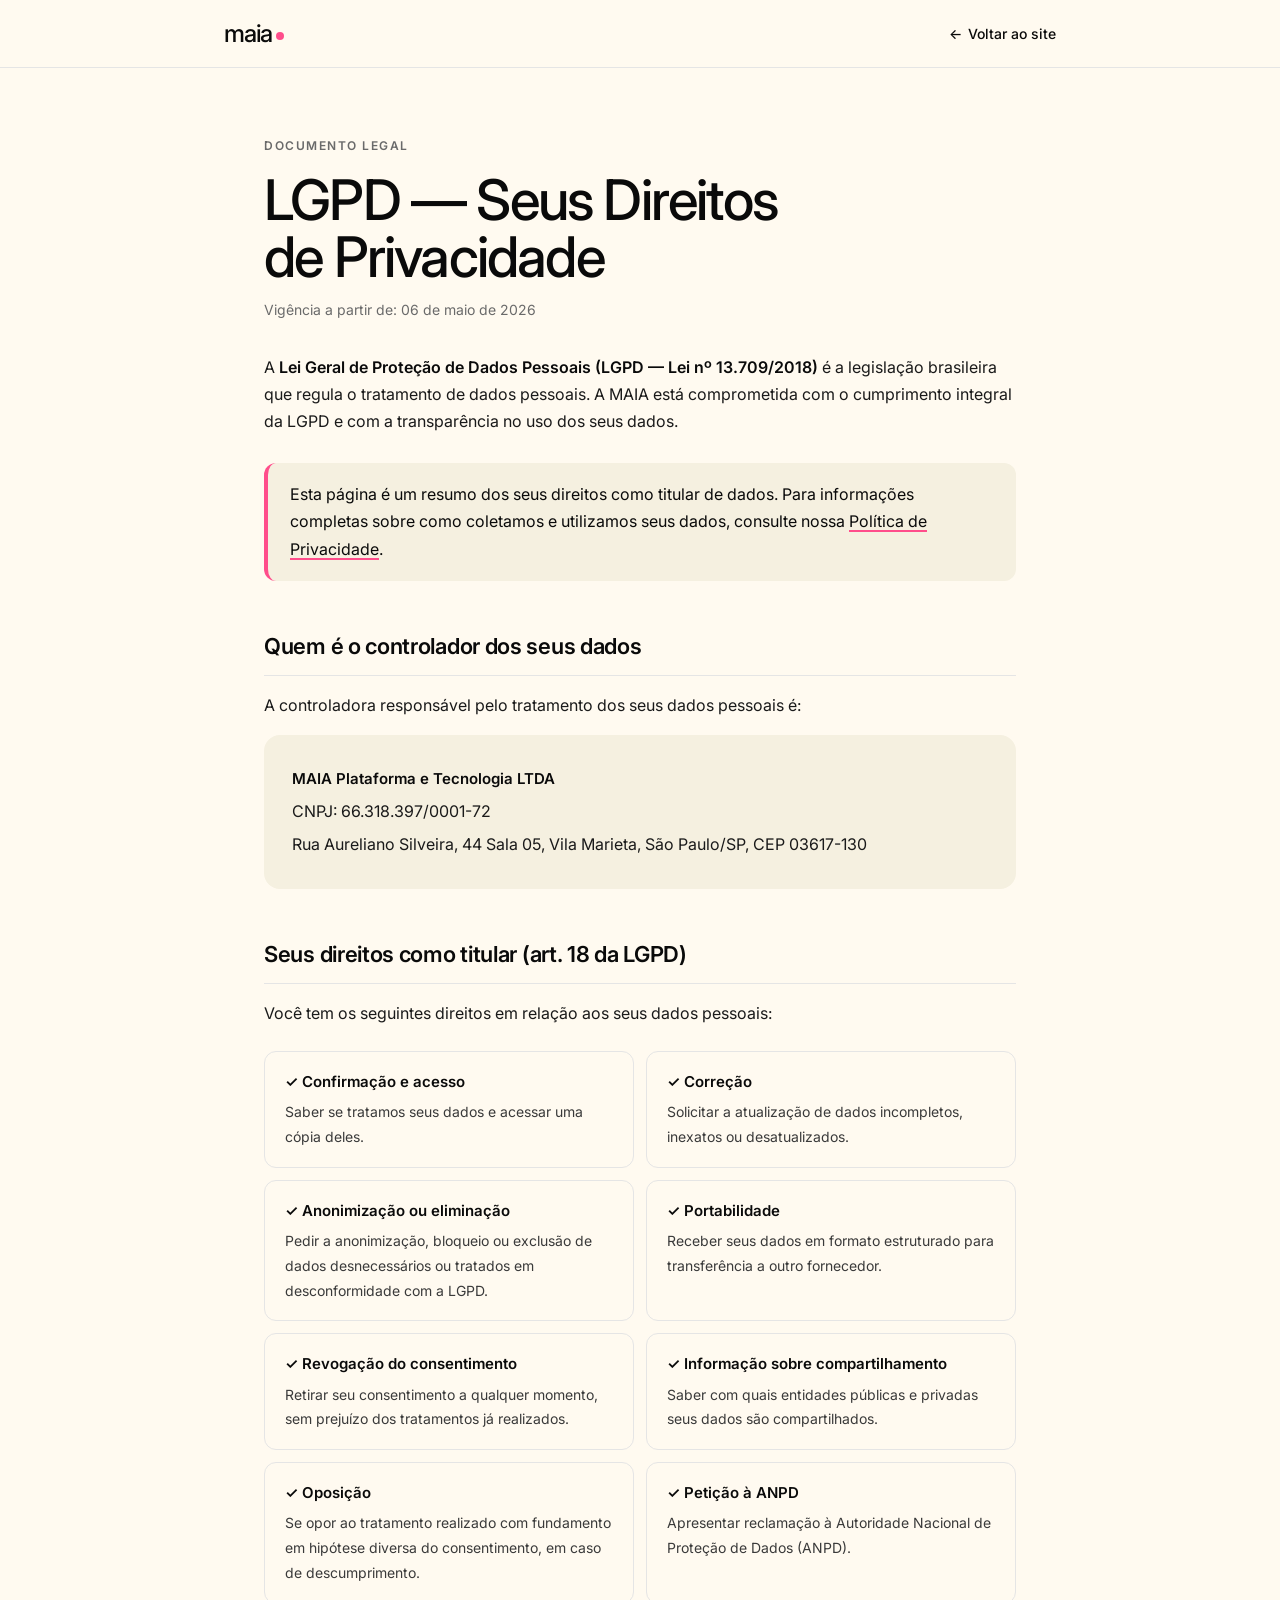
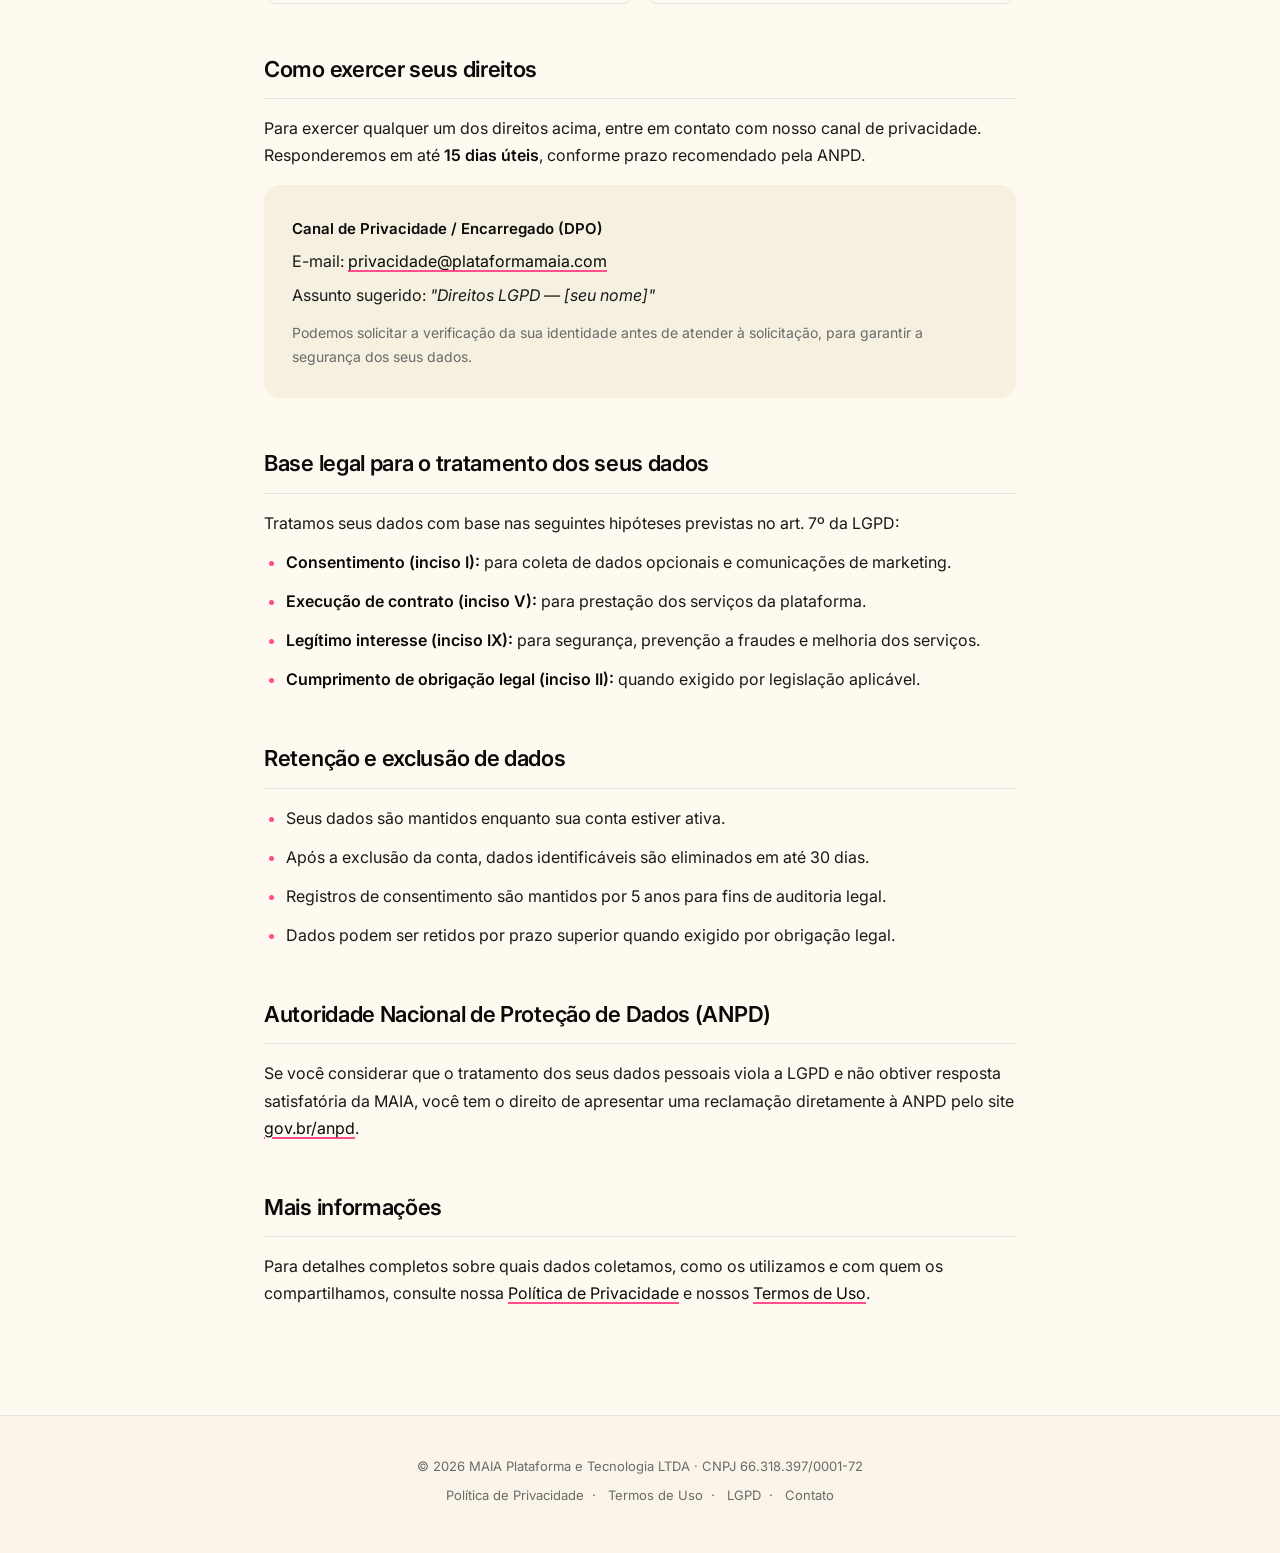
<file: project/lgpd.html>
<!doctype html>
<html lang="pt-BR">
<head>
<meta charset="utf-8" />
<meta name="viewport" content="width=device-width, initial-scale=1" />
<title>LGPD — Seus Direitos de Privacidade — MAIA</title>
<meta name="description" content="Seus direitos como titular de dados pessoais sob a LGPD na plataforma MAIA." />
<link rel="stylesheet" href="colors_and_type.css" />
<link rel="stylesheet" href="legal.css" />
</head>
<body>

<header class="legal-nav">
  <div class="legal-nav__inner">
    <a class="legal-logo" href="MAIA Website.html">maia<span class="dot"></span></a>
    <a class="legal-back" href="MAIA Website.html">Voltar ao site</a>
  </div>
</header>

<main class="legal">
  <span class="legal__eyebrow">Documento legal</span>
  <h1>LGPD — Seus Direitos de Privacidade</h1>
  <p class="meta">Vigência a partir de: 06 de maio de 2026</p>

  <p>A <strong>Lei Geral de Proteção de Dados Pessoais (LGPD — Lei nº 13.709/2018)</strong> é a legislação brasileira que regula o tratamento de dados pessoais. A MAIA está comprometida com o cumprimento integral da LGPD e com a transparência no uso dos seus dados.</p>

  <div class="highlight-box">
    <p>Esta página é um resumo dos seus direitos como titular de dados. Para informações completas sobre como coletamos e utilizamos seus dados, consulte nossa <a href="politica-de-privacidade.html">Política de Privacidade</a>.</p>
  </div>

  <h2>Quem é o controlador dos seus dados</h2>
  <p>A controladora responsável pelo tratamento dos seus dados pessoais é:</p>
  <div class="contact-box">
    <p><strong>MAIA Plataforma e Tecnologia LTDA</strong></p>
    <p>CNPJ: 66.318.397/0001-72</p>
    <p>Rua Aureliano Silveira, 44 Sala 05, Vila Marieta, São Paulo/SP, CEP 03617-130</p>
  </div>

  <h2>Seus direitos como titular (art. 18 da LGPD)</h2>
  <p>Você tem os seguintes direitos em relação aos seus dados pessoais:</p>

  <div class="rights-grid">
    <div class="right-card">
      <strong>✓ Confirmação e acesso</strong>
      <span>Saber se tratamos seus dados e acessar uma cópia deles.</span>
    </div>
    <div class="right-card">
      <strong>✓ Correção</strong>
      <span>Solicitar a atualização de dados incompletos, inexatos ou desatualizados.</span>
    </div>
    <div class="right-card">
      <strong>✓ Anonimização ou eliminação</strong>
      <span>Pedir a anonimização, bloqueio ou exclusão de dados desnecessários ou tratados em desconformidade com a LGPD.</span>
    </div>
    <div class="right-card">
      <strong>✓ Portabilidade</strong>
      <span>Receber seus dados em formato estruturado para transferência a outro fornecedor.</span>
    </div>
    <div class="right-card">
      <strong>✓ Revogação do consentimento</strong>
      <span>Retirar seu consentimento a qualquer momento, sem prejuízo dos tratamentos já realizados.</span>
    </div>
    <div class="right-card">
      <strong>✓ Informação sobre compartilhamento</strong>
      <span>Saber com quais entidades públicas e privadas seus dados são compartilhados.</span>
    </div>
    <div class="right-card">
      <strong>✓ Oposição</strong>
      <span>Se opor ao tratamento realizado com fundamento em hipótese diversa do consentimento, em caso de descumprimento.</span>
    </div>
    <div class="right-card">
      <strong>✓ Petição à ANPD</strong>
      <span>Apresentar reclamação à Autoridade Nacional de Proteção de Dados (ANPD).</span>
    </div>
  </div>

  <h2>Como exercer seus direitos</h2>
  <p>Para exercer qualquer um dos direitos acima, entre em contato com nosso canal de privacidade. Responderemos em até <strong>15 dias úteis</strong>, conforme prazo recomendado pela ANPD.</p>

  <div class="contact-box">
    <p><strong>Canal de Privacidade / Encarregado (DPO)</strong></p>
    <p>E-mail: <a href="mailto:privacidade@plataformamaia.com">privacidade@plataformamaia.com</a></p>
    <p>Assunto sugerido: <em>"Direitos LGPD — [seu nome]"</em></p>
    <p style="margin-top: 12px; font-size: 14px; color: var(--muted);">Podemos solicitar a verificação da sua identidade antes de atender à solicitação, para garantir a segurança dos seus dados.</p>
  </div>

  <h2>Base legal para o tratamento dos seus dados</h2>
  <p>Tratamos seus dados com base nas seguintes hipóteses previstas no art. 7º da LGPD:</p>
  <ul>
    <li><strong>Consentimento (inciso I):</strong> para coleta de dados opcionais e comunicações de marketing.</li>
    <li><strong>Execução de contrato (inciso V):</strong> para prestação dos serviços da plataforma.</li>
    <li><strong>Legítimo interesse (inciso IX):</strong> para segurança, prevenção a fraudes e melhoria dos serviços.</li>
    <li><strong>Cumprimento de obrigação legal (inciso II):</strong> quando exigido por legislação aplicável.</li>
  </ul>

  <h2>Retenção e exclusão de dados</h2>
  <ul>
    <li>Seus dados são mantidos enquanto sua conta estiver ativa.</li>
    <li>Após a exclusão da conta, dados identificáveis são eliminados em até 30 dias.</li>
    <li>Registros de consentimento são mantidos por 5 anos para fins de auditoria legal.</li>
    <li>Dados podem ser retidos por prazo superior quando exigido por obrigação legal.</li>
  </ul>

  <h2>Autoridade Nacional de Proteção de Dados (ANPD)</h2>
  <p>Se você considerar que o tratamento dos seus dados pessoais viola a LGPD e não obtiver resposta satisfatória da MAIA, você tem o direito de apresentar uma reclamação diretamente à ANPD pelo site <a href="https://www.gov.br/anpd" target="_blank" rel="noopener">gov.br/anpd</a>.</p>

  <h2>Mais informações</h2>
  <p>Para detalhes completos sobre quais dados coletamos, como os utilizamos e com quem os compartilhamos, consulte nossa <a href="politica-de-privacidade.html">Política de Privacidade</a> e nossos <a href="termos-de-uso.html">Termos de Uso</a>.</p>
</main>

<footer class="legal-footer">
  <div class="row">© 2026 MAIA Plataforma e Tecnologia LTDA · CNPJ 66.318.397/0001-72</div>
  <div class="row">
    <a href="politica-de-privacidade.html">Política de Privacidade</a>·
    <a href="termos-de-uso.html">Termos de Uso</a>·
    <a href="lgpd.html">LGPD</a>·
    <a href="mailto:contato@plataformamaia.com">Contato</a>
  </div>
</footer>

</body>
</html>
</file>
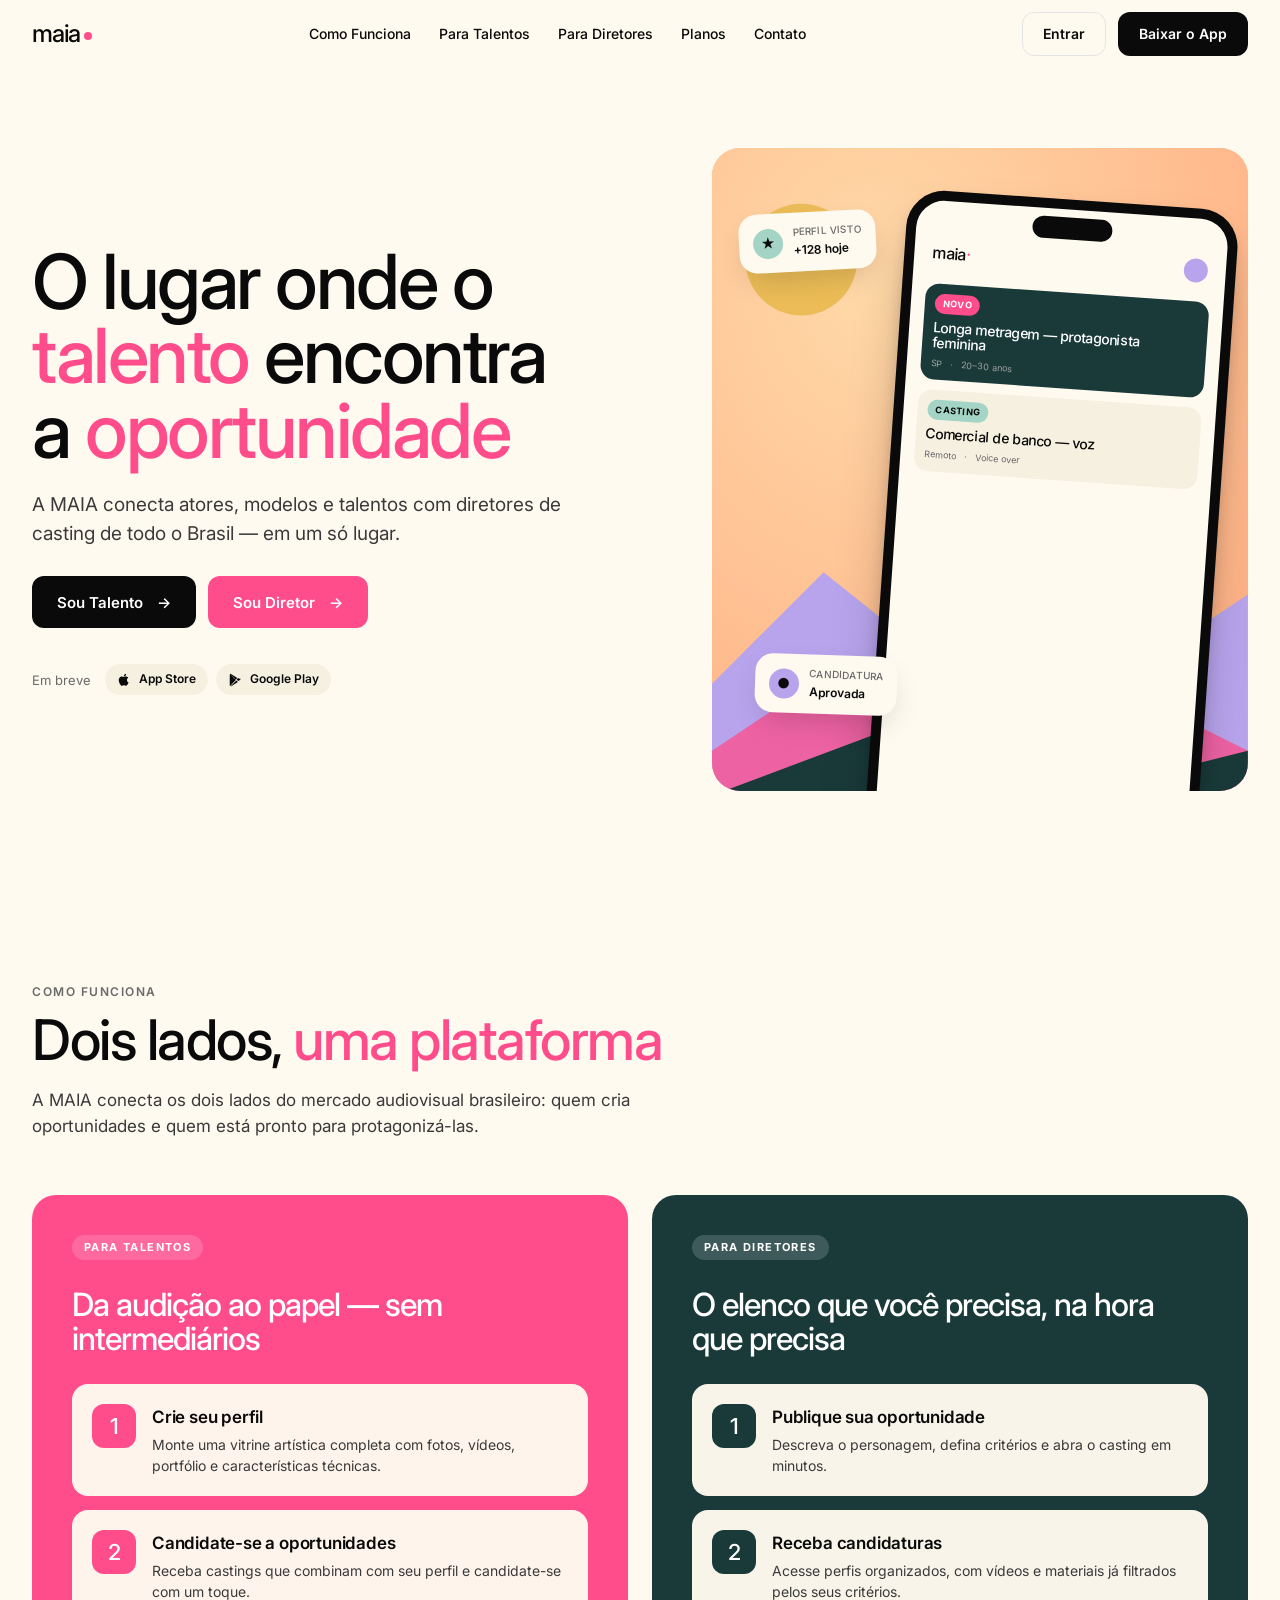
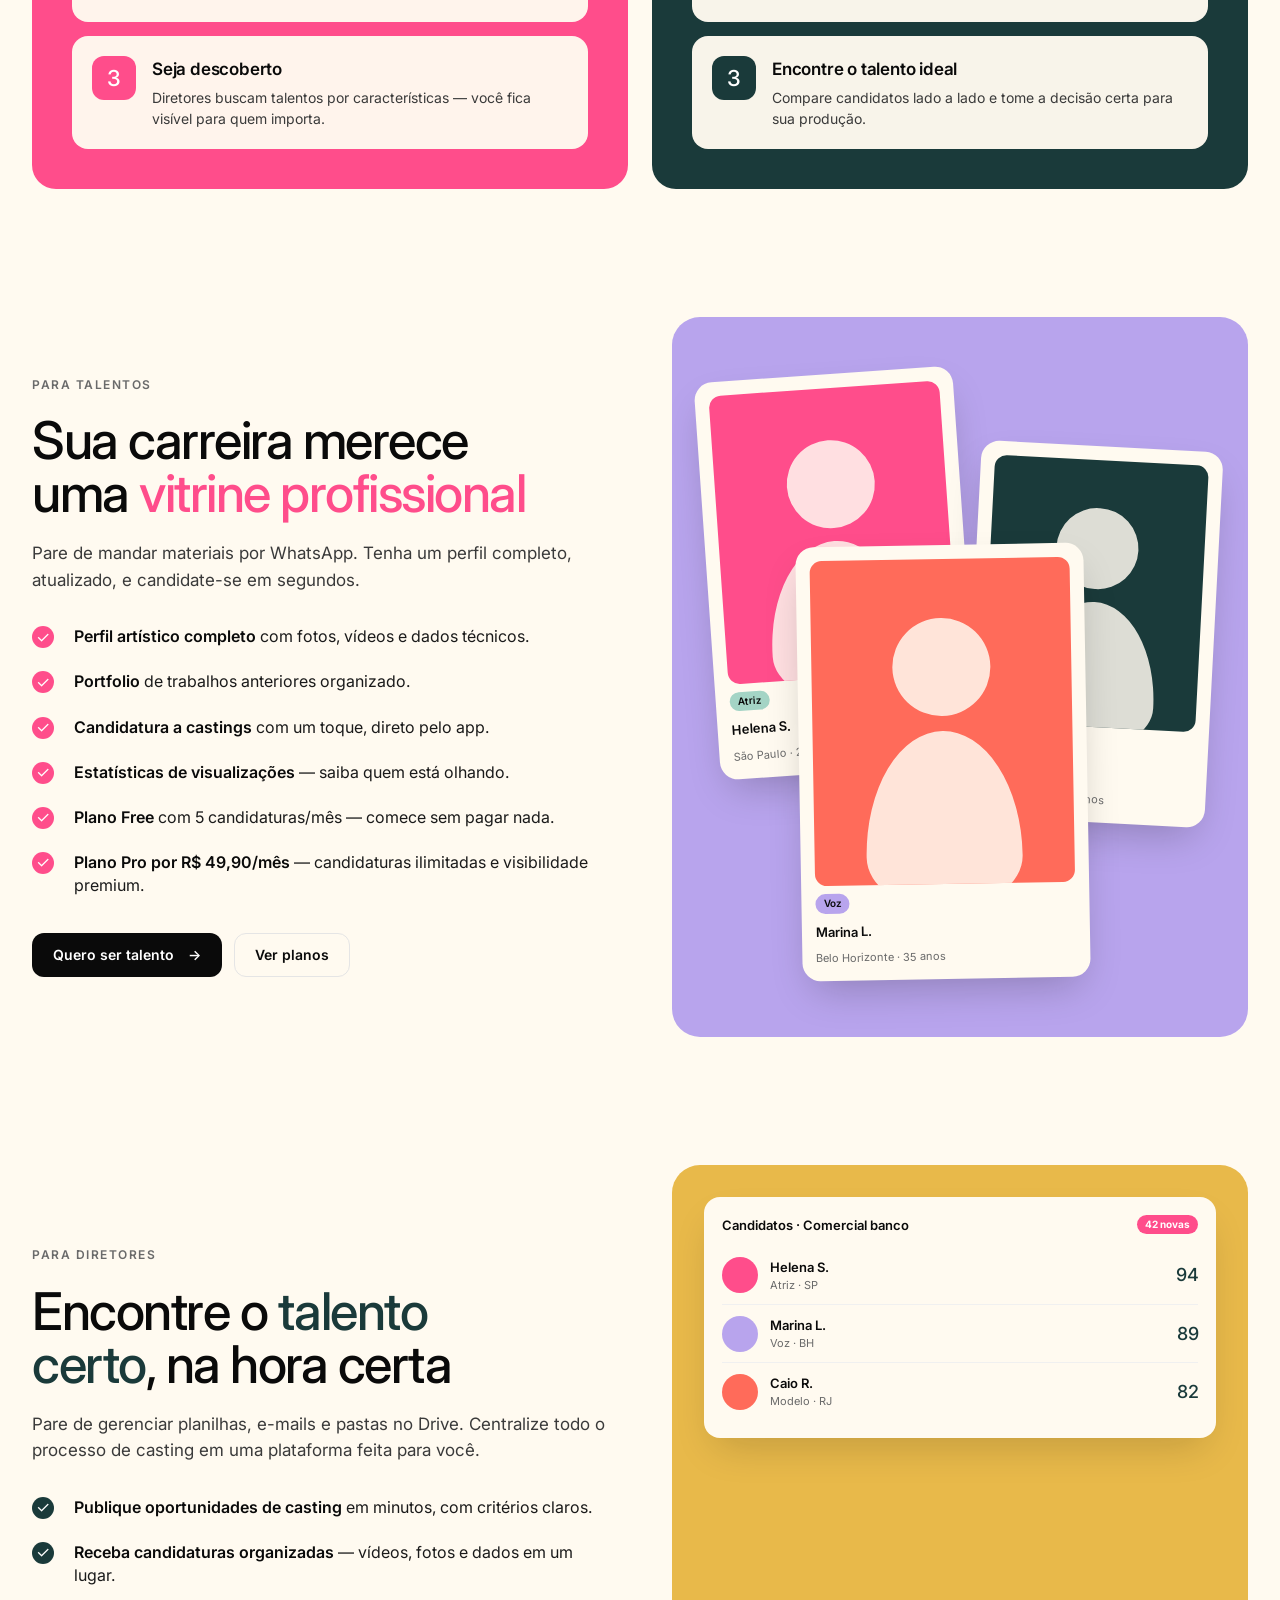
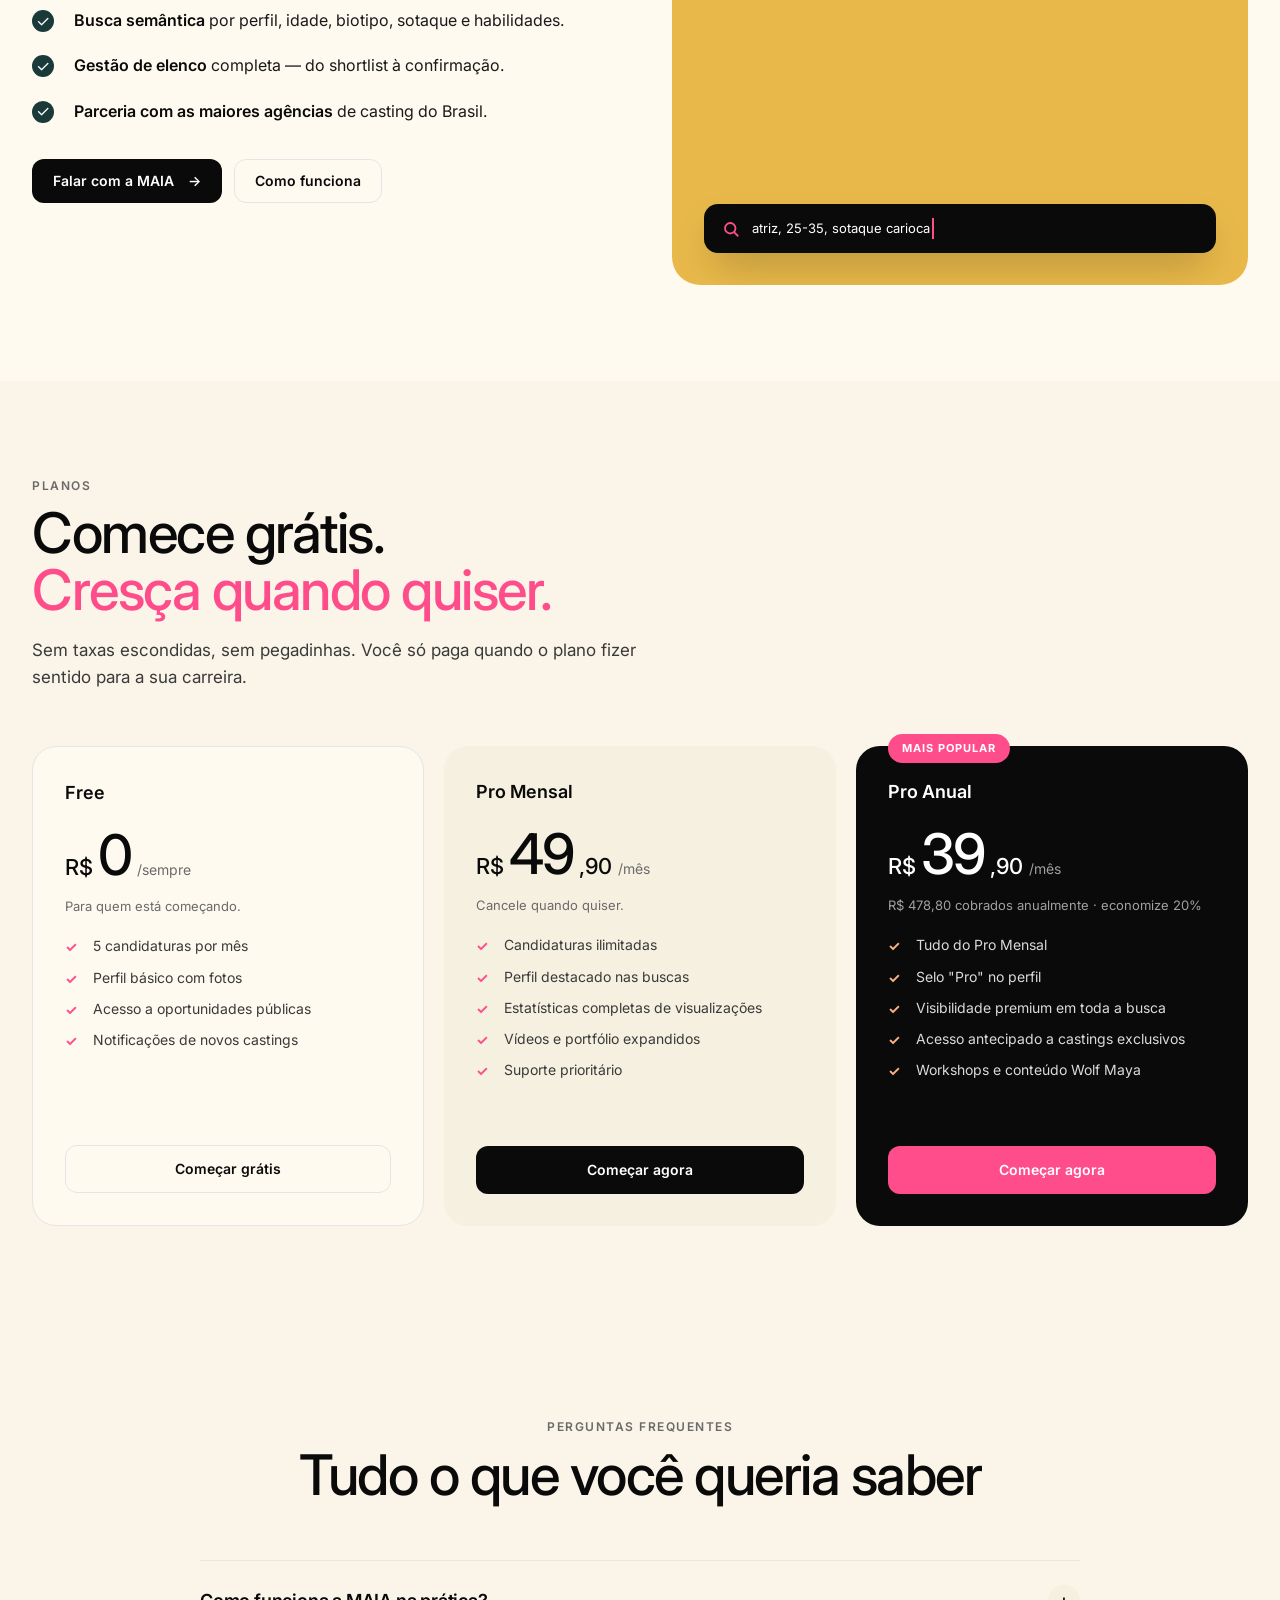
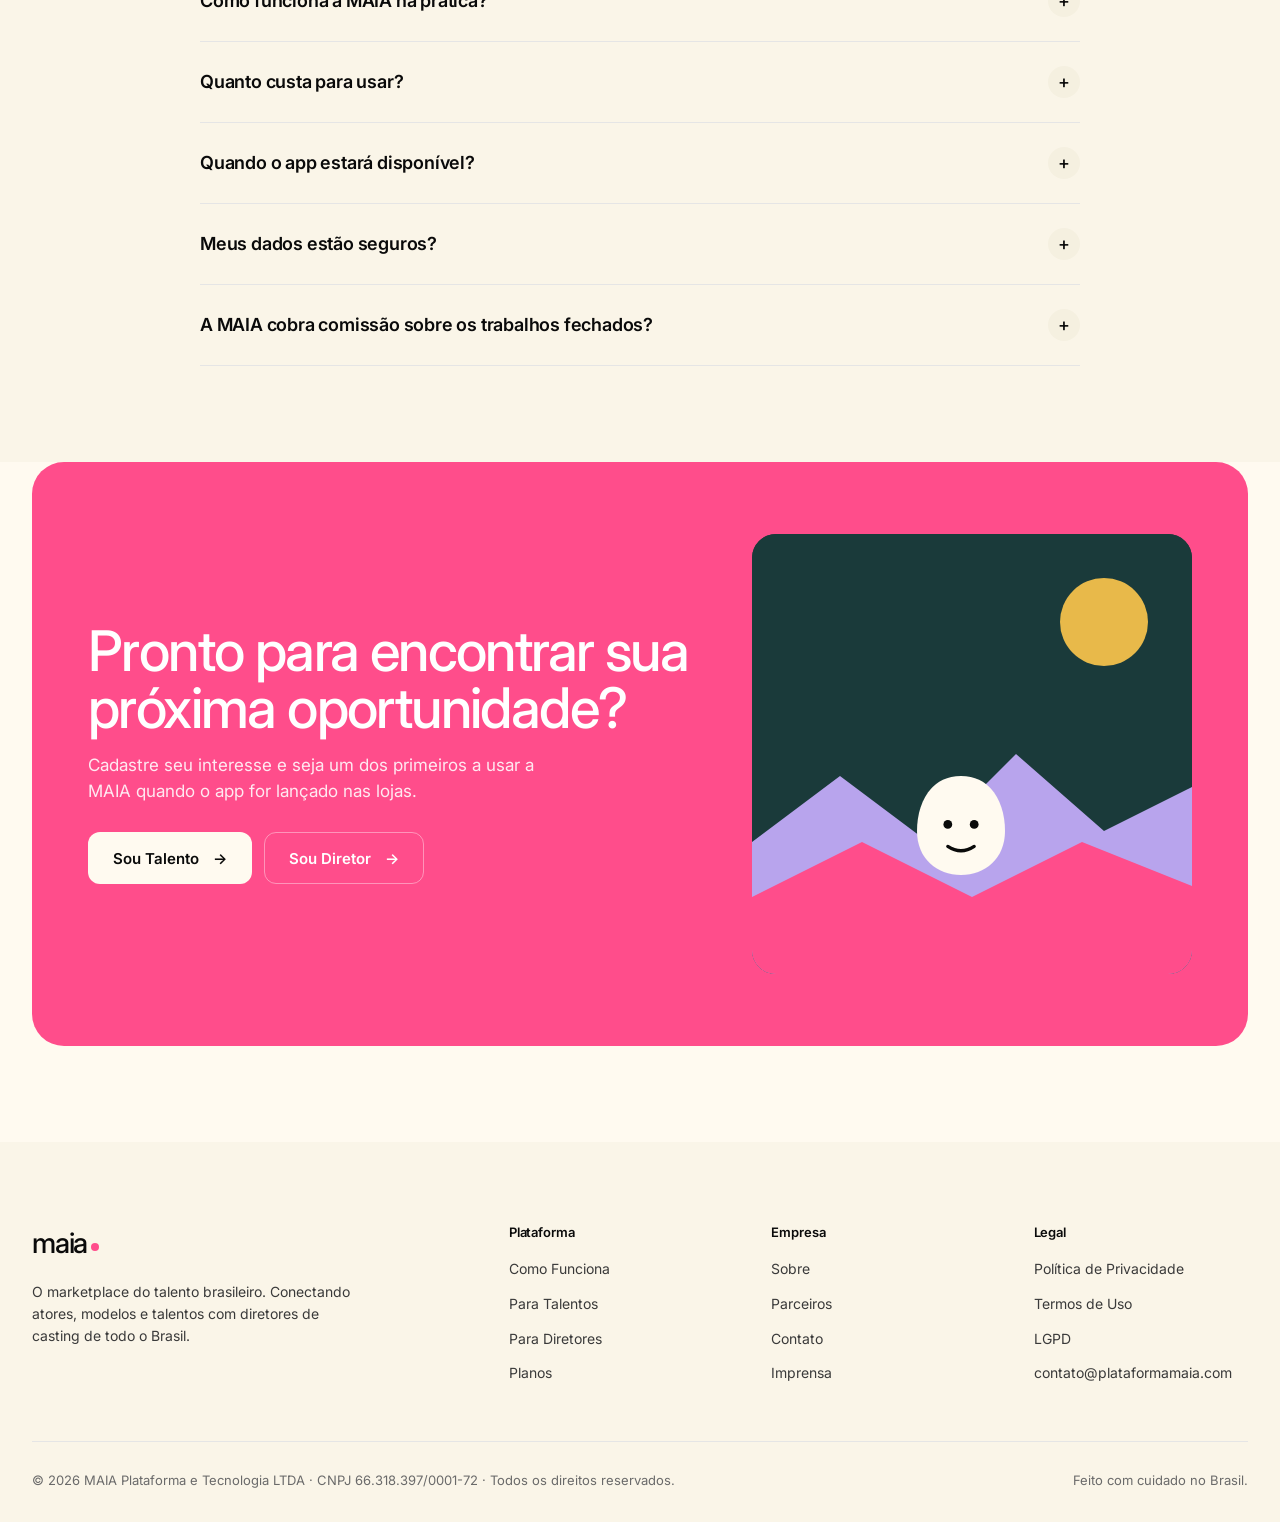
<file: project/MAIA Website.html>
<!doctype html>
<html lang="pt-BR">
<head>
<meta charset="utf-8" />
<meta name="viewport" content="width=device-width, initial-scale=1" />
<title>MAIA — O marketplace do talento brasileiro</title>
<meta name="description" content="A MAIA conecta atores, modelos e talentos com diretores de casting de todo o Brasil — em um só lugar. Plataforma do setor audiovisual brasileiro." />
<meta property="og:title" content="MAIA — O marketplace do talento brasileiro" />
<meta property="og:description" content="A MAIA conecta atores, modelos e talentos com diretores de casting de todo o Brasil — em um só lugar." />
<meta property="og:type" content="website" />
<meta property="og:url" content="https://plataformamaia.com" />
<meta name="twitter:card" content="summary_large_image" />
<meta name="theme-color" content="#fffaf0" />

<link rel="stylesheet" href="colors_and_type.css" />
<style>
  /* ============================================================
     MAIA Institutional Site
     ============================================================ */
  * { box-sizing: border-box; }
  html { scroll-behavior: smooth; }
  body { margin: 0; overflow-x: hidden; }

  ::selection { background: var(--brand-pink); color: var(--on-primary); }

  img { max-width: 100%; display: block; }
  a { color: inherit; }
  button { font-family: inherit; }

  .wrap {
    max-width: 1280px;
    margin: 0 auto;
    padding: 0 32px;
  }
  @media (max-width: 720px) {
    .wrap { padding: 0 20px; }
  }

  /* ---------- Navbar ---------- */
  .nav {
    position: fixed;
    inset: 0 0 auto 0;
    height: 68px;
    z-index: 50;
    background: color-mix(in oklab, var(--canvas) 88%, transparent);
    backdrop-filter: saturate(180%) blur(14px);
    -webkit-backdrop-filter: saturate(180%) blur(14px);
    border-bottom: 1px solid transparent;
    transition: border-color 200ms ease, background 200ms ease;
  }
  .nav.scrolled {
    border-bottom-color: var(--hairline);
  }
  .nav__inner {
    height: 100%;
    display: flex;
    align-items: center;
    justify-content: space-between;
    gap: 24px;
  }
  .logo {
    font-family: var(--font-display);
    font-weight: 500;
    font-size: 24px;
    letter-spacing: -1.2px;
    color: var(--ink);
    text-decoration: none;
    display: inline-flex;
    align-items: baseline;
  }
  .logo__dot {
    display: inline-block;
    width: 8px;
    height: 8px;
    background: var(--brand-pink);
    border-radius: 50%;
    margin-left: 4px;
    transform: translateY(-2px);
  }
  .nav__menu {
    display: flex;
    gap: 28px;
  }
  .nav__menu a {
    font-size: 14px;
    font-weight: 500;
    color: var(--ink);
    text-decoration: none;
    position: relative;
    padding: 6px 0;
    transition: color 150ms ease;
  }
  .nav__menu a::after {
    content: "";
    position: absolute;
    left: 0; right: 0; bottom: -2px;
    height: 2px;
    background: var(--ink);
    transform: scaleX(0);
    transform-origin: left;
    transition: transform 200ms ease;
  }
  .nav__menu a:hover::after,
  .nav__menu a.active::after {
    transform: scaleX(1);
  }
  .nav__menu a.active { color: var(--ink); }

  .nav__cta { display: flex; align-items: center; gap: 12px; }

  .nav__burger {
    display: none;
    width: 44px; height: 44px;
    border: 1px solid var(--hairline);
    border-radius: 12px;
    background: transparent;
    cursor: pointer;
    padding: 0;
    align-items: center;
    justify-content: center;
  }
  .nav__burger span { display: block; width: 18px; height: 2px; background: var(--ink); position: relative; }
  .nav__burger span::before, .nav__burger span::after {
    content: ""; position: absolute; left: 0; right: 0; height: 2px; background: var(--ink);
  }
  .nav__burger span::before { top: -6px; }
  .nav__burger span::after { top: 6px; }

  @media (max-width: 900px) {
    .nav__menu { display: none; }
    .nav__cta .btn-secondary-nav { display: none; }
    .nav__burger { display: inline-flex; }
  }

  .mobile-panel {
    position: fixed;
    inset: 68px 0 auto 0;
    background: var(--canvas);
    border-bottom: 1px solid var(--hairline);
    padding: 24px;
    display: none;
    flex-direction: column;
    gap: 4px;
    z-index: 49;
  }
  .mobile-panel.open { display: flex; }
  .mobile-panel a {
    padding: 14px 8px;
    font-size: 16px;
    font-weight: 500;
    color: var(--ink);
    text-decoration: none;
    border-bottom: 1px solid var(--hairline-soft);
  }
  .mobile-panel a:last-of-type { border-bottom: none; }
  .mobile-panel .btn { margin-top: 16px; height: 48px; }

  /* ---------- Buttons (extending design system) ---------- */
  .btn { white-space: nowrap; }
  .btn-primary { background: var(--primary); color: var(--on-primary); }
  .btn-primary:hover { background: var(--primary-active); }

  .btn-pink {
    background: var(--brand-pink);
    color: var(--on-primary);
  }
  .btn-pink:hover { filter: brightness(0.95); }

  .btn-arrow::after {
    content: "→";
    margin-left: 6px;
    transition: transform 200ms ease;
    display: inline-block;
  }
  .btn-arrow:hover::after { transform: translateX(3px); }

  /* ---------- Hero ---------- */
  main { padding-top: 68px; }

  .hero {
    padding: 80px 0 96px;
    position: relative;
    overflow: hidden;
  }
  .hero__inner {
    display: grid;
    grid-template-columns: 1.15fr 1fr;
    gap: 64px;
    align-items: center;
  }
  .hero__copy { display: flex; flex-direction: column; gap: 24px; max-width: 620px; }
  .hero__eyebrow {
    display: inline-flex;
    align-items: center;
    gap: 8px;
    align-self: flex-start;
    padding: 6px 14px;
    background: var(--surface-card);
    border-radius: 9999px;
    font-size: 13px;
    font-weight: 600;
    color: var(--ink);
    letter-spacing: -0.1px;
  }
  .hero__eyebrow .dot {
    width: 7px; height: 7px; border-radius: 50%;
    background: var(--brand-pink);
    box-shadow: 0 0 0 4px color-mix(in oklab, var(--brand-pink) 20%, transparent);
    animation: pulse 2.4s ease-in-out infinite;
  }
  @keyframes pulse {
    0%, 100% { box-shadow: 0 0 0 4px color-mix(in oklab, var(--brand-pink) 24%, transparent); }
    50%      { box-shadow: 0 0 0 8px color-mix(in oklab, var(--brand-pink) 8%, transparent); }
  }

  .hero h1 {
    font-family: var(--font-display);
    font-weight: 500;
    font-size: clamp(44px, 6vw, 76px);
    line-height: 0.98;
    letter-spacing: -2.5px;
    color: var(--ink);
    margin: 0;
    text-wrap: balance;
  }
  .hero h1 em {
    font-style: normal;
    color: var(--brand-pink);
  }
  .hero__sub {
    font-size: 19px;
    line-height: 1.5;
    color: var(--body);
    max-width: 540px;
    text-wrap: pretty;
  }
  .hero__ctas { display: flex; gap: 12px; flex-wrap: wrap; margin-top: 4px; }
  .hero__ctas .btn { height: 52px; padding: 0 24px; font-size: 15px; }

  .hero__stores {
    display: flex;
    align-items: center;
    gap: 14px;
    margin-top: 12px;
    color: var(--muted);
    font-size: 13px;
  }
  .hero__stores .badges { display: flex; gap: 8px; }
  .store-badge {
    display: inline-flex;
    align-items: center;
    gap: 8px;
    padding: 6px 12px;
    background: var(--surface-card);
    border-radius: 9999px;
    font-size: 12px;
    font-weight: 600;
    color: var(--ink);
  }
  .store-badge svg { width: 14px; height: 14px; }

  /* Hero art — phone + claymation scene */
  .hero__art {
    position: relative;
    aspect-ratio: 5/6;
    border-radius: 28px;
    overflow: hidden;
    background: var(--brand-peach);
  }
  .hero__art .scene { position: absolute; inset: 0; }
  .hero__art .phone {
    position: absolute;
    right: 6%;
    top: 8%;
    width: 62%;
    aspect-ratio: 9/19;
    background: #0a0a0a;
    border-radius: 38px;
    padding: 10px;
    box-shadow: 0 30px 60px -20px rgba(10, 10, 10, 0.4),
                0 8px 16px -4px rgba(10, 10, 10, 0.2);
    transform: rotate(4deg);
  }
  .phone__screen {
    width: 100%; height: 100%;
    background: var(--canvas);
    border-radius: 28px;
    overflow: hidden;
    position: relative;
  }
  .phone__notch {
    position: absolute;
    top: 8px;
    left: 50%;
    transform: translateX(-50%);
    width: 80px; height: 22px;
    background: #0a0a0a;
    border-radius: 12px;
    z-index: 5;
  }
  .phone__app {
    padding: 36px 14px 14px;
    height: 100%;
    display: flex;
    flex-direction: column;
    gap: 10px;
    font-size: 11px;
  }
  .phone__app__hdr {
    display: flex;
    align-items: center;
    justify-content: space-between;
    padding: 4px 4px 8px;
  }
  .phone__app__hdr .lg {
    font-family: var(--font-display);
    font-size: 16px;
    letter-spacing: -0.5px;
    font-weight: 500;
  }
  .phone__app__hdr .lg span { color: var(--brand-pink); }
  .phone__avatar {
    width: 24px; height: 24px;
    background: var(--brand-lavender);
    border-radius: 50%;
  }
  .phone__chip {
    align-self: flex-start;
    padding: 3px 8px;
    background: var(--brand-ochre);
    color: var(--ink);
    border-radius: 9999px;
    font-size: 9px;
    font-weight: 700;
    letter-spacing: 0.3px;
    text-transform: uppercase;
  }
  .phone__cast-title {
    font-family: var(--font-display);
    font-weight: 500;
    font-size: 14px;
    letter-spacing: -0.4px;
    line-height: 1.1;
    color: var(--ink);
    margin: 0;
  }
  .phone__cast-meta {
    font-size: 9px;
    color: var(--muted);
    display: flex;
    gap: 8px;
  }
  .phone__cast-meta span { display: inline-flex; align-items: center; gap: 3px; }
  .phone__cast-card {
    background: var(--surface-card);
    border-radius: 14px;
    padding: 10px;
    display: flex;
    flex-direction: column;
    gap: 6px;
  }
  .phone__cast-card.featured {
    background: var(--brand-teal);
    color: var(--on-dark);
  }
  .phone__cast-card.featured .phone__cast-title { color: var(--on-dark); }
  .phone__cast-card.featured .phone__cast-meta { color: var(--on-dark-soft); }
  .phone__cast-card.featured .phone__chip { background: var(--brand-pink); color: var(--on-primary); }
  .phone__cta {
    margin-top: auto;
    background: var(--ink);
    color: var(--on-primary);
    border-radius: 12px;
    padding: 10px;
    font-size: 11px;
    font-weight: 600;
    text-align: center;
  }

  .hero__art .floater {
    position: absolute;
    background: var(--canvas);
    border-radius: 18px;
    padding: 12px 14px;
    box-shadow: 0 12px 30px -8px rgba(10, 10, 10, 0.18);
    font-size: 12px;
    font-weight: 600;
    display: flex;
    align-items: center;
    gap: 10px;
    animation: floaty 4s ease-in-out infinite;
  }
  .hero__art .floater--a {
    top: 10%; left: 5%;
    transform: rotate(-3deg);
  }
  .hero__art .floater--b {
    bottom: 12%; left: 8%;
    transform: rotate(2deg);
    animation-delay: -2s;
  }
  @keyframes floaty {
    0%, 100% { transform: translateY(0) rotate(var(--r, 0deg)); }
    50% { transform: translateY(-6px) rotate(var(--r, 0deg)); }
  }
  .hero__art .floater--a { --r: -3deg; }
  .hero__art .floater--b { --r: 2deg; }
  .floater__badge {
    width: 30px; height: 30px;
    border-radius: 50%;
    background: var(--brand-mint);
    display: flex; align-items: center; justify-content: center;
    font-size: 14px;
  }
  .floater__b__badge { background: var(--brand-lavender); }
  .floater small {
    display: block;
    font-size: 10px;
    font-weight: 500;
    color: var(--muted);
    letter-spacing: 0.2px;
    text-transform: uppercase;
    margin-bottom: 1px;
  }

  @media (max-width: 900px) {
    .hero { padding: 48px 0 64px; }
    .hero__inner { grid-template-columns: 1fr; gap: 40px; }
    .hero__art { aspect-ratio: 4/4; max-width: 480px; margin: 0 auto; width: 100%; }
  }

  /* ---------- Social proof bar ---------- */
  .proof {
    background: var(--ink);
    color: var(--on-primary);
    padding: 28px 0;
  }
  .proof__inner {
    display: grid;
    grid-template-columns: repeat(3, 1fr);
    gap: 24px;
    align-items: center;
  }
  .proof__item {
    display: flex;
    align-items: center;
    gap: 14px;
  }
  .proof__num {
    font-family: var(--font-display);
    font-weight: 500;
    font-size: 32px;
    letter-spacing: -1px;
    line-height: 1;
    color: var(--brand-peach);
  }
  .proof__num.pink { color: var(--brand-pink); }
  .proof__num.lav { color: var(--brand-lavender); }
  .proof__lbl {
    font-size: 13px;
    line-height: 1.35;
    color: var(--on-dark-soft);
  }
  .proof__lbl b { color: var(--on-primary); font-weight: 600; }
  @media (max-width: 720px) {
    .proof__inner { grid-template-columns: 1fr; gap: 16px; }
  }

  /* ---------- Sections ---------- */
  section.band { padding: 96px 0; position: relative; }
  @media (max-width: 720px) { section.band { padding: 64px 0; } }

  .eyebrow {
    font-size: 12px;
    font-weight: 600;
    letter-spacing: 1.5px;
    text-transform: uppercase;
    color: var(--muted);
    display: inline-block;
  }
  .section__head {
    display: flex;
    flex-direction: column;
    gap: 10px;
    margin-bottom: 56px;
    max-width: 760px;
  }
  .section__head h2 {
    font-family: var(--font-display);
    font-weight: 500;
    font-size: clamp(36px, 4.4vw, 56px);
    line-height: 1.02;
    letter-spacing: -1.5px;
    margin: 0;
    color: var(--ink);
    text-wrap: balance;
  }
  .section__head h2 em { font-style: normal; color: var(--brand-pink); }
  .section__head p {
    font-size: 17px;
    line-height: 1.55;
    color: var(--body);
    max-width: 640px;
    margin: 8px 0 0;
  }

  /* ---------- Como funciona ---------- */
  .how__cols {
    display: grid;
    grid-template-columns: 1fr 1fr;
    gap: 24px;
  }
  .how__col {
    border-radius: 24px;
    padding: 40px;
    display: flex;
    flex-direction: column;
    gap: 28px;
  }
  .how__col.talents { background: var(--brand-pink); color: var(--on-primary); }
  .how__col.directors { background: var(--brand-teal); color: var(--on-dark); }

  .how__col h3 {
    font-family: var(--font-display);
    font-weight: 500;
    font-size: 32px;
    letter-spacing: -1px;
    line-height: 1.05;
    margin: 0;
  }
  .how__col .pill-tag {
    align-self: flex-start;
    padding: 4px 12px;
    background: rgba(255,255,255,0.16);
    color: inherit;
    border-radius: 9999px;
    font-size: 11px;
    font-weight: 700;
    letter-spacing: 1.4px;
    text-transform: uppercase;
  }
  .how__steps {
    display: flex;
    flex-direction: column;
    gap: 14px;
  }
  .how__step {
    background: rgba(255, 250, 240, 0.95);
    color: var(--ink);
    border-radius: 16px;
    padding: 20px;
    display: grid;
    grid-template-columns: 44px 1fr;
    gap: 16px;
    align-items: start;
  }
  .how__col.talents .how__step { background: rgba(255, 250, 240, 0.97); }
  .how__col.directors .how__step { background: rgba(255, 250, 240, 0.97); }
  .how__step__n {
    width: 44px; height: 44px;
    border-radius: 12px;
    display: flex; align-items: center; justify-content: center;
    font-family: var(--font-display);
    font-weight: 500;
    font-size: 22px;
    letter-spacing: -0.5px;
  }
  .how__col.talents .how__step__n { background: var(--brand-pink); color: var(--on-primary); }
  .how__col.directors .how__step__n { background: var(--brand-teal); color: var(--on-dark); }
  .how__step h4 {
    margin: 0 0 4px;
    font-size: 17px;
    font-weight: 600;
    color: var(--ink);
    letter-spacing: -0.2px;
  }
  .how__step p {
    margin: 0;
    font-size: 14px;
    line-height: 1.5;
    color: var(--body);
  }
  @media (max-width: 900px) {
    .how__cols { grid-template-columns: 1fr; }
    .how__col { padding: 32px 24px; }
  }

  /* ---------- Para Talentos / Para Diretores ---------- */
  .split {
    display: grid;
    grid-template-columns: 1fr 1fr;
    gap: 64px;
    align-items: center;
  }
  .split.reverse > .split__art { order: 2; }
  .split.reverse > .split__copy { order: 1; }
  .split__copy { display: flex; flex-direction: column; gap: 20px; }
  .split__copy h2 {
    font-family: var(--font-display);
    font-weight: 500;
    font-size: clamp(34px, 4.2vw, 52px);
    line-height: 1.02;
    letter-spacing: -1.5px;
    margin: 0;
    text-wrap: balance;
  }
  .split__features {
    list-style: none;
    padding: 0;
    margin: 8px 0 0;
    display: flex;
    flex-direction: column;
    gap: 14px;
  }
  .split__features li {
    display: grid;
    grid-template-columns: 28px 1fr;
    gap: 14px;
    font-size: 16px;
    line-height: 1.45;
    color: var(--body-strong);
    padding: 4px 0;
  }
  .split__features li b { color: var(--ink); font-weight: 600; }
  .check {
    width: 22px; height: 22px;
    border-radius: 50%;
    background: var(--brand-pink);
    color: var(--on-primary);
    display: inline-flex; align-items: center; justify-content: center;
    flex-shrink: 0;
    margin-top: 1px;
  }
  .split.directors-split .check { background: var(--brand-teal); color: var(--on-dark); }
  .split.directors-split em.h-accent { color: var(--brand-teal); font-style: normal; }
  .split__copy h2 em { font-style: normal; color: var(--brand-pink); }

  .split__art {
    aspect-ratio: 4/5;
    border-radius: 28px;
    background: var(--brand-lavender);
    position: relative;
    overflow: hidden;
  }
  .split.directors-split .split__art { background: var(--brand-ochre); }

  @media (max-width: 900px) {
    .split { grid-template-columns: 1fr; gap: 32px; }
    .split.reverse > .split__art { order: 1; }
    .split.reverse > .split__copy { order: 2; }
    .split__art { max-width: 480px; margin: 0 auto; width: 100%; aspect-ratio: 4/4; }
  }

  /* Talents art — profile cards */
  .talent-art { padding: 32px; height: 100%; position: relative; }
  .talent-card {
    position: absolute;
    background: var(--canvas);
    border-radius: 18px;
    padding: 14px;
    box-shadow: 0 18px 40px -12px rgba(10,10,10,0.25);
    display: flex;
    flex-direction: column;
    gap: 8px;
  }
  .talent-card__photo {
    aspect-ratio: 4/5;
    border-radius: 12px;
    background: var(--brand-peach);
    position: relative;
    overflow: hidden;
  }
  .talent-card__name {
    font-size: 13px;
    font-weight: 600;
    color: var(--ink);
  }
  .talent-card__role {
    font-size: 11px;
    color: var(--muted);
  }
  .talent-card__pill {
    align-self: flex-start;
    padding: 2px 8px;
    background: var(--brand-mint);
    border-radius: 9999px;
    font-size: 10px;
    font-weight: 600;
    color: var(--ink);
  }
  .talent-card--a {
    top: 8%; left: 6%;
    width: 45%;
    transform: rotate(-4deg);
  }
  .talent-card--b {
    top: 18%; right: 6%;
    width: 42%;
    transform: rotate(3deg);
  }
  .talent-card--c {
    bottom: 8%; left: 22%;
    width: 50%;
    transform: rotate(-1deg);
  }
  .talent-card--a .talent-card__photo { background: var(--brand-pink); }
  .talent-card--b .talent-card__photo { background: var(--brand-teal); }
  .talent-card--c .talent-card__photo { background: var(--brand-coral); }

  /* Faux face avatar */
  .face {
    position: absolute; inset: 0;
    display: flex; align-items: flex-end; justify-content: center;
  }
  .face::before {
    content: "";
    width: 60%; height: 55%;
    background: rgba(255, 250, 240, 0.85);
    border-radius: 50% 50% 50% 50% / 70% 70% 30% 30%;
    margin-bottom: -10%;
  }
  .face::after {
    content: "";
    position: absolute;
    top: 18%;
    width: 38%;
    aspect-ratio: 1;
    background: rgba(255, 250, 240, 0.85);
    border-radius: 50%;
  }

  /* Directors art — casting pipeline */
  .director-art { padding: 32px; position: relative; height: 100%; }
  .director-feed {
    background: var(--canvas);
    border-radius: 16px;
    padding: 18px;
    position: absolute;
    inset: 32px 32px auto 32px;
    box-shadow: 0 18px 40px -12px rgba(10,10,10,0.18);
  }
  .director-feed h5 {
    margin: 0 0 12px;
    font-size: 13px;
    font-weight: 600;
    display: flex;
    align-items: center;
    justify-content: space-between;
  }
  .director-feed h5 .badge {
    font-size: 10px;
    background: var(--brand-pink);
    color: var(--on-primary);
    padding: 2px 8px;
    border-radius: 9999px;
    font-weight: 700;
  }
  .director-row {
    display: grid;
    grid-template-columns: 36px 1fr 60px;
    align-items: center;
    gap: 12px;
    padding: 10px 0;
    border-top: 1px solid var(--hairline-soft);
  }
  .director-row:first-of-type { border-top: none; }
  .director-row__av {
    width: 36px; height: 36px;
    border-radius: 50%;
  }
  .director-row__name { font-size: 13px; font-weight: 600; color: var(--ink); }
  .director-row__role { font-size: 11px; color: var(--muted); }
  .director-row__score {
    font-family: var(--font-display);
    font-weight: 500;
    font-size: 18px;
    letter-spacing: -0.5px;
    color: var(--brand-teal);
    text-align: right;
  }
  .director-search {
    position: absolute;
    bottom: 32px; left: 32px; right: 32px;
    background: var(--ink);
    color: var(--on-primary);
    border-radius: 14px;
    padding: 14px 18px;
    display: flex;
    align-items: center;
    gap: 12px;
    box-shadow: 0 18px 40px -12px rgba(10,10,10,0.3);
    font-size: 13px;
  }
  .director-search .ic {
    width: 18px; height: 18px;
    color: var(--brand-pink);
  }
  .director-search .typed {
    border-right: 2px solid var(--brand-pink);
    animation: caret 1s steps(2) infinite;
    padding-right: 2px;
  }
  @keyframes caret { 50% { border-color: transparent; } }

  /* ---------- Planos ---------- */
  .planos__grid {
    display: grid;
    grid-template-columns: repeat(3, 1fr);
    gap: 20px;
  }
  .plan {
    border-radius: 24px;
    padding: 32px;
    display: flex;
    flex-direction: column;
    gap: 20px;
    min-height: 480px;
    position: relative;
  }
  .plan.free {
    background: var(--canvas);
    border: 1px solid var(--hairline);
  }
  .plan.pro-mensal {
    background: var(--surface-card);
  }
  .plan.pro-anual {
    background: var(--ink);
    color: var(--on-primary);
    transform: scale(1.02);
  }
  .plan__tag {
    position: absolute;
    top: -12px; left: 32px;
    padding: 6px 14px;
    background: var(--brand-pink);
    color: var(--on-primary);
    border-radius: 9999px;
    font-size: 11px;
    font-weight: 700;
    letter-spacing: 1px;
    text-transform: uppercase;
  }
  .plan__name {
    font-size: 18px;
    font-weight: 600;
  }
  .plan.pro-anual .plan__name { color: var(--on-primary); }
  .plan__price {
    display: flex;
    align-items: baseline;
    gap: 6px;
    flex-wrap: wrap;
  }
  .plan__price .num {
    font-family: var(--font-display);
    font-weight: 500;
    font-size: 56px;
    letter-spacing: -2px;
    line-height: 1;
  }
  .plan__price .cents {
    font-family: var(--font-display);
    font-weight: 500;
    font-size: 22px;
    letter-spacing: -0.5px;
  }
  .plan__price .per {
    font-size: 14px;
    color: var(--muted);
  }
  .plan.pro-anual .plan__price .per { color: var(--on-dark-soft); }
  .plan__price .currency {
    font-family: var(--font-display);
    font-weight: 500;
    font-size: 22px;
    letter-spacing: -0.5px;
  }
  .plan__sub {
    font-size: 13px;
    color: var(--muted);
    margin-top: -8px;
  }
  .plan.pro-anual .plan__sub { color: var(--on-dark-soft); }
  .plan__feats {
    list-style: none; padding: 0; margin: 0;
    display: flex; flex-direction: column; gap: 10px;
  }
  .plan__feats li {
    display: grid;
    grid-template-columns: 18px 1fr;
    gap: 10px;
    font-size: 14px;
    line-height: 1.45;
    color: var(--body);
  }
  .plan.pro-anual .plan__feats li { color: rgba(255,255,255,0.85); }
  .plan__feats .tick {
    color: var(--brand-pink);
    font-weight: 700;
    margin-top: 1px;
  }
  .plan.pro-anual .plan__feats .tick { color: var(--brand-peach); }
  .plan__cta {
    margin-top: auto;
    height: 48px;
  }
  .plan.pro-anual .plan__cta {
    background: var(--brand-pink);
    color: var(--on-primary);
    border: none;
  }
  .plan.pro-anual .plan__cta:hover { filter: brightness(0.95); }

  @media (max-width: 900px) {
    .planos__grid { grid-template-columns: 1fr; }
    .plan.pro-anual { transform: none; }
  }

  /* ---------- Parceiros ---------- */
  .partners__grid {
    display: grid;
    grid-template-columns: 1.2fr 1fr 1fr;
    gap: 20px;
  }
  .partner {
    border-radius: 20px;
    padding: 28px;
    min-height: 200px;
    display: flex;
    flex-direction: column;
    justify-content: space-between;
    gap: 16px;
  }
  .partner.featured {
    background: var(--brand-peach);
    grid-column: span 1;
  }
  .partner.featured h4 {
    font-family: var(--font-display);
    font-weight: 500;
    font-size: 28px;
    letter-spacing: -0.8px;
    line-height: 1;
    margin: 0;
  }
  .partner.featured p {
    font-size: 14px;
    line-height: 1.5;
    color: var(--ink);
    margin: 0;
  }
  .partner__type {
    font-size: 11px;
    font-weight: 700;
    letter-spacing: 1.4px;
    text-transform: uppercase;
    color: var(--ink);
    opacity: 0.6;
  }
  .partner.placeholder {
    background: var(--surface-card);
    border: 1px dashed var(--muted-soft);
    align-items: flex-start;
    color: var(--muted);
  }
  .partner.placeholder .placeholder-mark {
    font-family: var(--font-display);
    font-weight: 500;
    font-size: 22px;
    letter-spacing: -0.5px;
    color: var(--muted);
  }
  .partner.placeholder small {
    font-size: 13px;
    line-height: 1.4;
    color: var(--muted);
  }
  @media (max-width: 720px) {
    .partners__grid { grid-template-columns: 1fr; }
  }

  /* ---------- FAQ ---------- */
  .faq {
    max-width: 880px;
    margin: 0 auto;
  }
  .faq__item {
    border-top: 1px solid var(--hairline);
  }
  .faq__item:last-of-type { border-bottom: 1px solid var(--hairline); }
  .faq__q {
    width: 100%;
    background: transparent;
    border: none;
    padding: 24px 0;
    text-align: left;
    display: flex;
    justify-content: space-between;
    align-items: center;
    gap: 24px;
    cursor: pointer;
    font-family: var(--font-body);
    font-size: 18px;
    font-weight: 600;
    color: var(--ink);
    letter-spacing: -0.2px;
  }
  .faq__icon {
    width: 32px; height: 32px;
    border-radius: 50%;
    background: var(--surface-card);
    display: flex; align-items: center; justify-content: center;
    flex-shrink: 0;
    transition: background 200ms ease, transform 250ms ease;
    font-size: 18px;
    font-weight: 500;
    color: var(--ink);
  }
  .faq__item.open .faq__icon {
    background: var(--brand-pink);
    color: var(--on-primary);
    transform: rotate(45deg);
  }
  .faq__a {
    max-height: 0;
    overflow: hidden;
    transition: max-height 300ms ease;
  }
  .faq__a__inner {
    padding: 0 0 24px;
    font-size: 16px;
    line-height: 1.6;
    color: var(--body);
    max-width: 720px;
  }
  .faq__item.open .faq__a {
    max-height: 360px;
  }

  /* ---------- CTA Band ---------- */
  .cta-band {
    padding: 0 32px 96px;
  }
  .cta-band__inner {
    background: var(--brand-pink);
    color: var(--on-primary);
    border-radius: 32px;
    padding: 72px 56px;
    display: grid;
    grid-template-columns: 1.4fr 1fr;
    gap: 48px;
    align-items: center;
    position: relative;
    overflow: hidden;
  }
  .cta-band h2 {
    font-family: var(--font-display);
    font-weight: 500;
    font-size: clamp(36px, 4.4vw, 56px);
    line-height: 1.02;
    letter-spacing: -1.6px;
    margin: 0;
    color: var(--on-primary);
    text-wrap: balance;
  }
  .cta-band p {
    font-size: 17px;
    line-height: 1.5;
    color: rgba(255,255,255,0.88);
    margin: 16px 0 0;
    max-width: 460px;
  }
  .cta-band__ctas { display: flex; gap: 12px; margin-top: 28px; flex-wrap: wrap; }
  .cta-band .btn-on-color { background: var(--canvas); color: var(--ink); height: 52px; padding: 0 24px; font-size: 15px; }
  .cta-band .btn-on-color:hover { background: var(--surface-soft); }
  .cta-band .btn-ghost {
    background: transparent;
    color: var(--on-primary);
    border: 1px solid rgba(255,255,255,0.4);
    height: 52px;
    padding: 0 24px;
    font-size: 15px;
  }
  .cta-band .btn-ghost:hover { background: rgba(255,255,255,0.1); }

  .cta-band__art {
    aspect-ratio: 1;
    border-radius: 24px;
    background: var(--brand-teal);
    overflow: hidden;
    position: relative;
  }
  @media (max-width: 900px) {
    .cta-band { padding: 0 20px 64px; }
    .cta-band__inner { grid-template-columns: 1fr; padding: 48px 32px; }
    .cta-band__art { display: none; }
  }

  /* ---------- Footer ---------- */
  footer.f {
    background: var(--surface-soft);
    padding: 80px 0 32px;
  }
  .f__top {
    display: grid;
    grid-template-columns: 2fr 1fr 1fr 1fr;
    gap: 48px;
    margin-bottom: 56px;
  }
  .f__brand p {
    font-size: 14px;
    line-height: 1.55;
    color: var(--body);
    max-width: 320px;
    margin: 16px 0 24px;
  }
  .f__col h5 {
    font-size: 13px;
    font-weight: 600;
    color: var(--ink);
    margin: 0 0 14px;
    letter-spacing: -0.1px;
  }
  .f__col ul {
    list-style: none;
    padding: 0; margin: 0;
    display: flex; flex-direction: column; gap: 10px;
  }
  .f__col a {
    color: var(--body);
    font-size: 14px;
    text-decoration: none;
    transition: color 150ms ease;
  }
  .f__col a:hover { color: var(--ink); }
  .f__bottom {
    border-top: 1px solid var(--hairline);
    padding-top: 28px;
    display: flex;
    justify-content: space-between;
    align-items: center;
    gap: 24px;
    flex-wrap: wrap;
    font-size: 13px;
    color: var(--muted);
  }
  .f__social {
    display: flex; gap: 10px;
  }
  .f__social a {
    width: 38px; height: 38px;
    border-radius: 50%;
    background: var(--canvas);
    border: 1px solid var(--hairline);
    display: flex; align-items: center; justify-content: center;
    color: var(--ink);
    transition: background 150ms ease, color 150ms ease;
  }
  .f__social a:hover { background: var(--ink); color: var(--canvas); }
  .f__social svg { width: 16px; height: 16px; }

  @media (max-width: 900px) {
    .f__top { grid-template-columns: 1fr 1fr; gap: 40px; }
    .f__brand { grid-column: 1 / -1; }
  }

  /* ---------- Reveal animation ---------- */
  .reveal {
    opacity: 0;
    transform: translateY(20px);
    transition: opacity 600ms ease, transform 600ms ease;
  }
  .reveal.in {
    opacity: 1;
    transform: none;
  }
  @media (prefers-reduced-motion: reduce) {
    .reveal { opacity: 1; transform: none; transition: none; }
    .hero__eyebrow .dot { animation: none; }
    .hero__art .floater { animation: none; }
    html { scroll-behavior: auto; }
  }
</style>
</head>
<body>

<!-- ============================================================
     NAVBAR
     ============================================================ -->
<header class="nav" id="nav">
  <div class="wrap nav__inner">
    <a class="logo" href="#top">maia<span class="logo__dot"></span></a>
    <nav class="nav__menu" aria-label="Principal">
      <a href="#como-funciona" data-link>Como Funciona</a>
      <a href="#talentos" data-link>Para Talentos</a>
      <a href="#diretores" data-link>Para Diretores</a>
      <a href="#planos" data-link>Planos</a>
      <a href="#contato" data-link>Contato</a>
    </nav>
    <div class="nav__cta">
      <a class="btn btn-secondary btn-secondary-nav" href="#planos">Entrar</a>
      <a class="btn btn-primary" href="#download">Baixar o App</a>
      <button class="nav__burger" id="burger" aria-label="Abrir menu" aria-expanded="false"><span></span></button>
    </div>
  </div>
  <div class="mobile-panel" id="mobilePanel">
    <a href="#como-funciona">Como Funciona</a>
    <a href="#talentos">Para Talentos</a>
    <a href="#diretores">Para Diretores</a>
    <a href="#planos">Planos</a>
    <a href="#contato">Contato</a>
    <a class="btn btn-primary" href="#download">Baixar o App</a>
  </div>
</header>

<main id="top">

  <!-- ============================================================
       HERO
       ============================================================ -->
  <section class="hero">
    <div class="wrap hero__inner">
      <div class="hero__copy reveal">
        <h1>O lugar onde o <em>talento</em> encontra a <em>oportunidade</em></h1>
        <p class="hero__sub">A MAIA conecta atores, modelos e talentos com diretores de casting de todo o Brasil — em um só lugar.</p>
        <div class="hero__ctas">
          <a class="btn btn-primary btn-arrow" href="#talentos">Sou Talento</a>
          <a class="btn btn-pink btn-arrow" href="#diretores">Sou Diretor</a>
        </div>
        <div class="hero__stores">
          <span>Em breve</span>
          <div class="badges">
            <span class="store-badge">
              <svg viewBox="0 0 24 24" fill="currentColor" aria-hidden="true"><path d="M17.05 12.04c-.03-2.6 2.13-3.85 2.22-3.91-1.21-1.77-3.1-2.01-3.77-2.04-1.6-.16-3.13.94-3.94.94-.83 0-2.07-.92-3.41-.9-1.75.03-3.37 1.02-4.27 2.59-1.83 3.17-.47 7.86 1.31 10.43.87 1.26 1.9 2.67 3.24 2.62 1.31-.05 1.81-.85 3.39-.85 1.58 0 2.03.85 3.41.82 1.41-.03 2.3-1.28 3.16-2.55 1-1.46 1.41-2.88 1.43-2.95-.03-.01-2.74-1.05-2.77-4.2zM14.6 4.55c.71-.86 1.19-2.06 1.06-3.25-1.02.04-2.27.69-3 1.55-.65.76-1.23 1.99-1.07 3.16 1.14.09 2.3-.58 3.01-1.46z"/></svg>
              App Store
            </span>
            <span class="store-badge">
              <svg viewBox="0 0 24 24" fill="currentColor" aria-hidden="true"><path d="M3.6 1.7c-.4.4-.6.9-.6 1.6v17.4c0 .7.2 1.2.6 1.6l.1.1L13.4 12 3.7 1.6l-.1.1zM17 15.6L14.4 13l-9.8 9.8c.3.1.7.1 1.1-.1L17 15.6zm3.7-5.2L17.4 8.6 14.7 11l2.7 2.7 3.3-1.9c1-.6 1-1.6 0-2.2zM4.6 1.4c-.4-.2-.8-.2-1.1-.1L13.4 11 16 8.4 4.6 1.4z"/></svg>
              Google Play
            </span>
          </div>
        </div>
      </div>

      <div class="hero__art reveal">
        <!-- Claymation-style background scene -->
        <svg class="scene" viewBox="0 0 480 600" preserveAspectRatio="xMidYMid slice" aria-hidden="true">
          <defs>
            <radialGradient id="heroSky" cx="30%" cy="20%" r="90%">
              <stop offset="0%" stop-color="#ffd9a8" />
              <stop offset="100%" stop-color="#ffb084" />
            </radialGradient>
          </defs>
          <rect width="480" height="600" fill="url(#heroSky)" />
          <circle cx="80" cy="100" r="50" fill="#e8b94a" opacity="0.85" />
          <path d="M0 480 L100 380 L200 460 L320 360 L420 440 L480 400 L480 600 L0 600 Z" fill="#b8a4ed" />
          <path d="M0 540 L120 460 L240 540 L360 480 L480 540 L480 600 L0 600 Z" fill="#ff4d8b" opacity="0.75" />
          <path d="M0 580 L160 520 L320 580 L480 540 L480 600 L0 600 Z" fill="#1a3a3a" />
        </svg>

        <!-- Phone mockup -->
        <div class="phone">
          <div class="phone__screen">
            <div class="phone__notch"></div>
            <div class="phone__app">
              <div class="phone__app__hdr">
                <span class="lg">maia<span>·</span></span>
                <div class="phone__avatar"></div>
              </div>
              <div class="phone__cast-card featured">
                <span class="phone__chip">Novo</span>
                <h6 class="phone__cast-title">Longa metragem — protagonista feminina</h6>
                <div class="phone__cast-meta">
                  <span>SP</span><span>·</span><span>20–30 anos</span>
                </div>
              </div>
              <div class="phone__cast-card">
                <span class="phone__chip" style="background: var(--brand-mint); color: var(--ink);">Casting</span>
                <h6 class="phone__cast-title">Comercial de banco — voz</h6>
                <div class="phone__cast-meta">
                  <span>Remoto</span><span>·</span><span>Voice over</span>
                </div>
              </div>
              <div class="phone__cta">Ver oportunidades</div>
            </div>
          </div>
        </div>

        <!-- Floating badges -->
        <div class="floater floater--a">
          <div class="floater__badge">★</div>
          <div>
            <small>Perfil visto</small>
            <div>+128 hoje</div>
          </div>
        </div>
        <div class="floater floater--b">
          <div class="floater__badge floater__b__badge">●</div>
          <div>
            <small>Candidatura</small>
            <div>Aprovada</div>
          </div>
        </div>
      </div>
    </div>
  </section>

  <!-- ============================================================
       COMO FUNCIONA
       ============================================================ -->
  <section class="band" id="como-funciona">
    <div class="wrap">
      <div class="section__head reveal">
        <span class="eyebrow">Como funciona</span>
        <h2>Dois lados, <em>uma plataforma</em></h2>
        <p>A MAIA conecta os dois lados do mercado audiovisual brasileiro: quem cria oportunidades e quem está pronto para protagonizá-las.</p>
      </div>

      <div class="how__cols">
        <article class="how__col talents reveal">
          <span class="pill-tag">Para talentos</span>
          <h3>Da audição ao papel — sem intermediários</h3>
          <div class="how__steps">
            <div class="how__step">
              <div class="how__step__n">1</div>
              <div>
                <h4>Crie seu perfil</h4>
                <p>Monte uma vitrine artística completa com fotos, vídeos, portfólio e características técnicas.</p>
              </div>
            </div>
            <div class="how__step">
              <div class="how__step__n">2</div>
              <div>
                <h4>Candidate-se a oportunidades</h4>
                <p>Receba castings que combinam com seu perfil e candidate-se com um toque.</p>
              </div>
            </div>
            <div class="how__step">
              <div class="how__step__n">3</div>
              <div>
                <h4>Seja descoberto</h4>
                <p>Diretores buscam talentos por características — você fica visível para quem importa.</p>
              </div>
            </div>
          </div>
        </article>

        <article class="how__col directors reveal">
          <span class="pill-tag">Para diretores</span>
          <h3>O elenco que você precisa, na hora que precisa</h3>
          <div class="how__steps">
            <div class="how__step">
              <div class="how__step__n">1</div>
              <div>
                <h4>Publique sua oportunidade</h4>
                <p>Descreva o personagem, defina critérios e abra o casting em minutos.</p>
              </div>
            </div>
            <div class="how__step">
              <div class="how__step__n">2</div>
              <div>
                <h4>Receba candidaturas</h4>
                <p>Acesse perfis organizados, com vídeos e materiais já filtrados pelos seus critérios.</p>
              </div>
            </div>
            <div class="how__step">
              <div class="how__step__n">3</div>
              <div>
                <h4>Encontre o talento ideal</h4>
                <p>Compare candidatos lado a lado e tome a decisão certa para sua produção.</p>
              </div>
            </div>
          </div>
        </article>
      </div>
    </div>
  </section>

  <!-- ============================================================
       PARA TALENTOS
       ============================================================ -->
  <section class="band" id="talentos" style="padding-top: 32px;">
    <div class="wrap">
      <div class="split talents-split">
        <div class="split__copy reveal">
          <span class="eyebrow">Para talentos</span>
          <h2>Sua carreira merece uma <em>vitrine profissional</em></h2>
          <p style="font-size: 17px; line-height: 1.55; color: var(--body); margin: 0;">Pare de mandar materiais por WhatsApp. Tenha um perfil completo, atualizado, e candidate-se em segundos.</p>
          <ul class="split__features">
            <li><span class="check">✓</span><span><b>Perfil artístico completo</b> com fotos, vídeos e dados técnicos.</span></li>
            <li><span class="check">✓</span><span><b>Portfolio</b> de trabalhos anteriores organizado.</span></li>
            <li><span class="check">✓</span><span><b>Candidatura a castings</b> com um toque, direto pelo app.</span></li>
            <li><span class="check">✓</span><span><b>Estatísticas de visualizações</b> — saiba quem está olhando.</span></li>
            <li><span class="check">✓</span><span><b>Plano Free</b> com 5 candidaturas/mês — comece sem pagar nada.</span></li>
            <li><span class="check">✓</span><span><b>Plano Pro por R$ 49,90/mês</b> — candidaturas ilimitadas e visibilidade premium.</span></li>
          </ul>
          <div style="display: flex; gap: 12px; margin-top: 12px; flex-wrap: wrap;">
            <a class="btn btn-primary btn-arrow" href="#planos">Quero ser talento</a>
            <a class="btn btn-secondary" href="#planos">Ver planos</a>
          </div>
        </div>

        <div class="split__art reveal">
          <div class="talent-art">
            <div class="talent-card talent-card--a">
              <div class="talent-card__photo"><div class="face"></div></div>
              <span class="talent-card__pill">Atriz</span>
              <div class="talent-card__name">Helena S.</div>
              <div class="talent-card__role">São Paulo · 28 anos</div>
            </div>
            <div class="talent-card talent-card--b">
              <div class="talent-card__photo"><div class="face"></div></div>
              <span class="talent-card__pill" style="background: var(--brand-peach);">Modelo</span>
              <div class="talent-card__name">Caio R.</div>
              <div class="talent-card__role">Rio de Janeiro · 24 anos</div>
            </div>
            <div class="talent-card talent-card--c">
              <div class="talent-card__photo"><div class="face"></div></div>
              <span class="talent-card__pill" style="background: var(--brand-lavender);">Voz</span>
              <div class="talent-card__name">Marina L.</div>
              <div class="talent-card__role">Belo Horizonte · 35 anos</div>
            </div>
          </div>
        </div>
      </div>
    </div>
  </section>

  <!-- ============================================================
       PARA DIRETORES
       ============================================================ -->
  <section class="band" id="diretores" style="padding-top: 32px;">
    <div class="wrap">
      <div class="split directors-split reverse">
        <div class="split__copy reveal">
          <span class="eyebrow">Para diretores</span>
          <h2>Encontre o <em class="h-accent">talento certo</em>, na hora certa</h2>
          <p style="font-size: 17px; line-height: 1.55; color: var(--body); margin: 0;">Pare de gerenciar planilhas, e-mails e pastas no Drive. Centralize todo o processo de casting em uma plataforma feita para você.</p>
          <ul class="split__features">
            <li><span class="check">✓</span><span><b>Publique oportunidades de casting</b> em minutos, com critérios claros.</span></li>
            <li><span class="check">✓</span><span><b>Receba candidaturas organizadas</b> — vídeos, fotos e dados em um lugar.</span></li>
            <li><span class="check">✓</span><span><b>Busca semântica</b> por perfil, idade, biotipo, sotaque e habilidades.</span></li>
            <li><span class="check">✓</span><span><b>Gestão de elenco</b> completa — do shortlist à confirmação.</span></li>
            <li><span class="check">✓</span><span><b>Parceria com as maiores agências</b> de casting do Brasil.</span></li>
          </ul>
          <div style="display: flex; gap: 12px; margin-top: 12px; flex-wrap: wrap;">
            <a class="btn btn-primary btn-arrow" href="#contato">Falar com a MAIA</a>
            <a class="btn btn-secondary" href="#como-funciona">Como funciona</a>
          </div>
        </div>

        <div class="split__art reveal">
          <div class="director-art">
            <div class="director-feed">
              <h5>Candidatos · Comercial banco <span class="badge">42 novas</span></h5>
              <div class="director-row">
                <div class="director-row__av" style="background: var(--brand-pink);"></div>
                <div>
                  <div class="director-row__name">Helena S.</div>
                  <div class="director-row__role">Atriz · SP</div>
                </div>
                <div class="director-row__score">94</div>
              </div>
              <div class="director-row">
                <div class="director-row__av" style="background: var(--brand-lavender);"></div>
                <div>
                  <div class="director-row__name">Marina L.</div>
                  <div class="director-row__role">Voz · BH</div>
                </div>
                <div class="director-row__score">89</div>
              </div>
              <div class="director-row">
                <div class="director-row__av" style="background: var(--brand-coral);"></div>
                <div>
                  <div class="director-row__name">Caio R.</div>
                  <div class="director-row__role">Modelo · RJ</div>
                </div>
                <div class="director-row__score">82</div>
              </div>
            </div>
            <div class="director-search">
              <svg class="ic" viewBox="0 0 24 24" fill="none" stroke="currentColor" stroke-width="2.4"><circle cx="11" cy="11" r="7"/><path d="M21 21l-4.3-4.3" stroke-linecap="round"/></svg>
              <span class="typed">atriz, 25-35, sotaque carioca</span>
            </div>
          </div>
        </div>
      </div>
    </div>
  </section>

  <!-- ============================================================
       PLANOS
       ============================================================ -->
  <section class="band" id="planos" style="background: var(--surface-soft);">
    <div class="wrap">
      <div class="section__head reveal">
        <span class="eyebrow">Planos</span>
        <h2>Comece grátis. <em>Cresça quando quiser.</em></h2>
        <p>Sem taxas escondidas, sem pegadinhas. Você só paga quando o plano fizer sentido para a sua carreira.</p>
      </div>

      <div class="planos__grid">
        <article class="plan free reveal">
          <div class="plan__name">Free</div>
          <div class="plan__price">
            <span class="currency">R$</span><span class="num">0</span>
            <span class="per">/sempre</span>
          </div>
          <div class="plan__sub">Para quem está começando.</div>
          <ul class="plan__feats">
            <li><span class="tick">✓</span><span>5 candidaturas por mês</span></li>
            <li><span class="tick">✓</span><span>Perfil básico com fotos</span></li>
            <li><span class="tick">✓</span><span>Acesso a oportunidades públicas</span></li>
            <li><span class="tick">✓</span><span>Notificações de novos castings</span></li>
          </ul>
          <a class="btn btn-secondary plan__cta" href="#download">Começar grátis</a>
        </article>

        <article class="plan pro-mensal reveal">
          <div class="plan__name">Pro Mensal</div>
          <div class="plan__price">
            <span class="currency">R$</span><span class="num">49</span><span class="cents">,90</span>
            <span class="per">/mês</span>
          </div>
          <div class="plan__sub">Cancele quando quiser.</div>
          <ul class="plan__feats">
            <li><span class="tick">✓</span><span>Candidaturas ilimitadas</span></li>
            <li><span class="tick">✓</span><span>Perfil destacado nas buscas</span></li>
            <li><span class="tick">✓</span><span>Estatísticas completas de visualizações</span></li>
            <li><span class="tick">✓</span><span>Vídeos e portfólio expandidos</span></li>
            <li><span class="tick">✓</span><span>Suporte prioritário</span></li>
          </ul>
          <a class="btn btn-primary plan__cta" href="#download">Começar agora</a>
        </article>

        <article class="plan pro-anual reveal">
          <span class="plan__tag">Mais popular</span>
          <div class="plan__name">Pro Anual</div>
          <div class="plan__price">
            <span class="currency">R$</span><span class="num">39</span><span class="cents">,90</span>
            <span class="per">/mês</span>
          </div>
          <div class="plan__sub">R$ 478,80 cobrados anualmente · economize 20%</div>
          <ul class="plan__feats">
            <li><span class="tick">✓</span><span>Tudo do Pro Mensal</span></li>
            <li><span class="tick">✓</span><span>Selo "Pro" no perfil</span></li>
            <li><span class="tick">✓</span><span>Visibilidade premium em toda a busca</span></li>
            <li><span class="tick">✓</span><span>Acesso antecipado a castings exclusivos</span></li>
            <li><span class="tick">✓</span><span>Workshops e conteúdo Wolf Maya</span></li>
          </ul>
          <a class="btn plan__cta" href="#download">Começar agora</a>
        </article>
      </div>
    </div>
  </section>

  <!-- ============================================================
  <!-- ============================================================
       FAQ
       ============================================================ -->
  <section class="band" id="contato" style="background: var(--surface-soft);">
    <div class="wrap">
      <div class="section__head reveal" style="text-align: center; margin-left: auto; margin-right: auto; align-items: center;">
        <span class="eyebrow">Perguntas frequentes</span>
        <h2 style="text-align: center;">Tudo o que você queria saber</h2>
      </div>

      <div class="faq" id="faq">
        <div class="faq__item reveal">
          <button class="faq__q" aria-expanded="false">
            <span>Como funciona a MAIA na prática?</span>
            <span class="faq__icon">+</span>
          </button>
          <div class="faq__a"><div class="faq__a__inner">A MAIA é um app que conecta talentos artísticos a diretores de casting. Talentos criam um perfil profissional com fotos, vídeos e materiais; diretores publicam oportunidades; o app faz o match com base em critérios técnicos e de busca semântica.</div></div>
        </div>
        <div class="faq__item reveal">
          <button class="faq__q" aria-expanded="false">
            <span>Quanto custa para usar?</span>
            <span class="faq__icon">+</span>
          </button>
          <div class="faq__a"><div class="faq__a__inner">Para talentos, o plano Free é gratuito para sempre, com 5 candidaturas por mês. O plano Pro custa R$ 49,90/mês ou R$ 39,90/mês no plano anual. Para diretores e produtoras, oferecemos planos personalizados — fale com a gente.</div></div>
        </div>
        <div class="faq__item reveal">
          <button class="faq__q" aria-expanded="false">
            <span>Quando o app estará disponível?</span>
            <span class="faq__icon">+</span>
          </button>
          <div class="faq__a"><div class="faq__a__inner">A MAIA está em fase final de desenvolvimento e será lançada em breve nas lojas App Store e Google Play. Cadastre seu interesse no app para receber acesso antecipado e ser avisado no lançamento.</div></div>
        </div>
        <div class="faq__item reveal">
          <button class="faq__q" aria-expanded="false">
            <span>Meus dados estão seguros?</span>
            <span class="faq__icon">+</span>
          </button>
          <div class="faq__a"><div class="faq__a__inner">Sim. A MAIA segue rigorosamente a LGPD (Lei Geral de Proteção de Dados). Você controla quais informações são públicas no seu perfil, quem pode te contatar e pode solicitar a exclusão dos seus dados a qualquer momento. Veja a Política de Privacidade para detalhes.</div></div>
        </div>
        <div class="faq__item reveal">
          <button class="faq__q" aria-expanded="false">
            <span>A MAIA cobra comissão sobre os trabalhos fechados?</span>
            <span class="faq__icon">+</span>
          </button>
          <div class="faq__a"><div class="faq__a__inner">Não. A MAIA é uma plataforma de conexão — não somos uma agência. Cobramos apenas a assinatura mensal/anual dos planos Pro. As negociações entre talento e produção acontecem fora da plataforma, conforme as práticas do setor.</div></div>
        </div>
      </div>
    </div>
  </section>

  <!-- ============================================================
       CTA BAND (download)
       ============================================================ -->
  <section class="cta-band" id="download">
    <div class="cta-band__inner reveal">
      <div>
        <h2>Pronto para encontrar sua próxima oportunidade?</h2>
        <p>Cadastre seu interesse e seja um dos primeiros a usar a MAIA quando o app for lançado nas lojas.</p>
        <div class="cta-band__ctas">
          <a class="btn btn-on-color btn-arrow" href="#talentos">Sou Talento</a>
          <a class="btn btn-ghost btn-arrow" href="#diretores">Sou Diretor</a>
        </div>
      </div>
      <div class="cta-band__art" aria-hidden="true">
        <svg viewBox="0 0 400 400" preserveAspectRatio="xMidYMid slice" width="100%" height="100%">
          <rect width="400" height="400" fill="#1a3a3a"/>
          <circle cx="320" cy="80" r="40" fill="#e8b94a"/>
          <path d="M0 280 L80 220 L160 280 L240 200 L320 270 L400 230 L400 400 L0 400 Z" fill="#b8a4ed"/>
          <path d="M0 330 L100 280 L200 330 L300 280 L400 320 L400 400 L0 400 Z" fill="#ff4d8b"/>
          <g transform="translate(150 220)">
            <path d="M40 0 C 12 0 0 25 0 50 C 0 75 18 90 40 90 C 62 90 80 75 80 50 C 80 25 68 0 40 0 Z" fill="#fffaf0"/>
            <circle cx="28" cy="44" r="4" fill="#0a0a0a"/>
            <circle cx="52" cy="44" r="4" fill="#0a0a0a"/>
            <path d="M28 64 Q 40 72 52 64" stroke="#0a0a0a" stroke-width="3" stroke-linecap="round" fill="none"/>
          </g>
        </svg>
      </div>
    </div>
  </section>

</main>

<!-- ============================================================
     FOOTER
     ============================================================ -->
<footer class="f">
  <div class="wrap">
    <div class="f__top">
      <div class="f__brand">
        <a class="logo" href="#top" style="font-size: 28px;">maia<span class="logo__dot"></span></a>
        <p>O marketplace do talento brasileiro. Conectando atores, modelos e talentos com diretores de casting de todo o Brasil.</p>
      </div>
      <div class="f__col">
        <h5>Plataforma</h5>
        <ul>
          <li><a href="#como-funciona">Como Funciona</a></li>
          <li><a href="#talentos">Para Talentos</a></li>
          <li><a href="#diretores">Para Diretores</a></li>
          <li><a href="#planos">Planos</a></li>
        </ul>
      </div>
      <div class="f__col">
        <h5>Empresa</h5>
        <ul>
          <li><a href="#">Sobre</a></li>
          <li><a href="#">Parceiros</a></li>
          <li><a href="mailto:contato@plataformamaia.com">Contato</a></li>
          <li><a href="mailto:imprensa@plataformamaia.com">Imprensa</a></li>
        </ul>
      </div>
      <div class="f__col">
        <h5>Legal</h5>
        <ul>
          <li><a href="politica-de-privacidade.html">Política de Privacidade</a></li>
          <li><a href="termos-de-uso.html">Termos de Uso</a></li>
          <li><a href="lgpd.html">LGPD</a></li>
          <li><a href="mailto:contato@plataformamaia.com">contato@plataformamaia.com</a></li>
        </ul>
      </div>
    </div>
    <div class="f__bottom">
      <span>© 2026 MAIA Plataforma e Tecnologia LTDA · CNPJ 66.318.397/0001-72 · Todos os direitos reservados.</span>
      <span>Feito com cuidado no Brasil.</span>
    </div>
  </div>
</footer>

<script>
  // ============================================================
  // Navbar — scroll state + active link
  // ============================================================
  const nav = document.getElementById('nav');
  const links = [...document.querySelectorAll('.nav__menu a[data-link]')];
  const sections = links.map(a => document.querySelector(a.getAttribute('href')));

  function onScroll() {
    nav.classList.toggle('scrolled', window.scrollY > 8);
    // active link
    const y = window.scrollY + 120;
    let activeIdx = -1;
    sections.forEach((s, i) => {
      if (s && s.offsetTop <= y) activeIdx = i;
    });
    links.forEach((l, i) => l.classList.toggle('active', i === activeIdx));
  }
  window.addEventListener('scroll', onScroll, { passive: true });
  onScroll();

  // ============================================================
  // Mobile burger
  // ============================================================
  const burger = document.getElementById('burger');
  const panel = document.getElementById('mobilePanel');
  burger.addEventListener('click', () => {
    const open = panel.classList.toggle('open');
    burger.setAttribute('aria-expanded', open ? 'true' : 'false');
  });
  panel.querySelectorAll('a').forEach(a => a.addEventListener('click', () => {
    panel.classList.remove('open');
    burger.setAttribute('aria-expanded', 'false');
  }));

  // ============================================================
  // FAQ accordion
  // ============================================================
  document.querySelectorAll('.faq__item').forEach(item => {
    const btn = item.querySelector('.faq__q');
    btn.addEventListener('click', () => {
      const open = item.classList.toggle('open');
      btn.setAttribute('aria-expanded', open ? 'true' : 'false');
      // close others
      if (open) {
        document.querySelectorAll('.faq__item.open').forEach(other => {
          if (other !== item) {
            other.classList.remove('open');
            other.querySelector('.faq__q').setAttribute('aria-expanded', 'false');
          }
        });
      }
    });
  });

  // ============================================================
  // Reveal on scroll
  // ============================================================
  const reveals = document.querySelectorAll('.reveal');

  // Reveal anything already in view immediately (no fade-in flash on load)
  function revealVisible() {
    const vh = window.innerHeight;
    reveals.forEach(el => {
      const r = el.getBoundingClientRect();
      if (r.top < vh * 0.95 && r.bottom > 0) {
        el.classList.add('in');
      }
    });
  }
  revealVisible();

  // Then observe for the rest as the user scrolls
  if ('IntersectionObserver' in window) {
    const io = new IntersectionObserver((entries) => {
      entries.forEach(e => {
        if (e.isIntersecting) {
          e.target.classList.add('in');
          io.unobserve(e.target);
        }
      });
    }, { threshold: 0.1, rootMargin: '0px 0px -40px 0px' });
    reveals.forEach(el => { if (!el.classList.contains('in')) io.observe(el); });
  } else {
    reveals.forEach(el => el.classList.add('in'));
  }

  // Safety net: if anything is still hidden after 1.5s, force-reveal
  setTimeout(() => reveals.forEach(el => el.classList.add('in')), 1500);
</script>

</body>
</html>
</file>
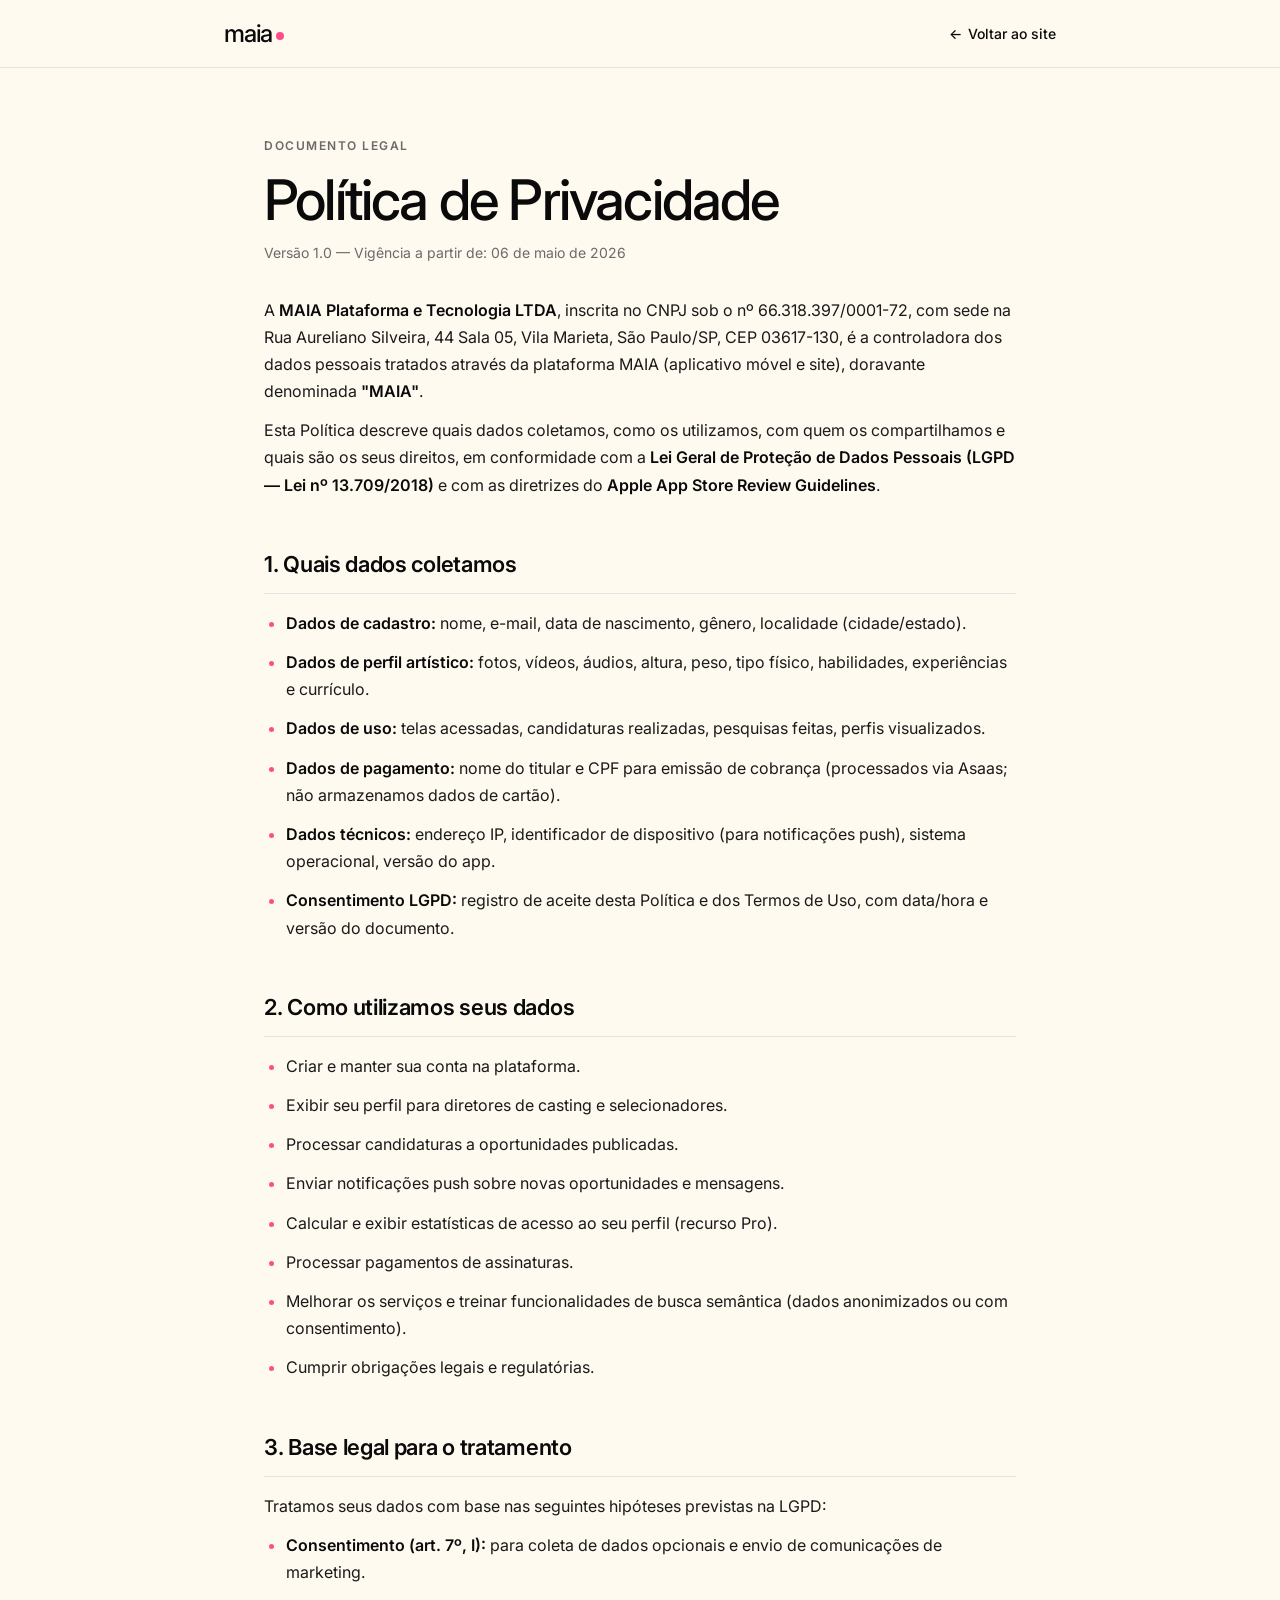
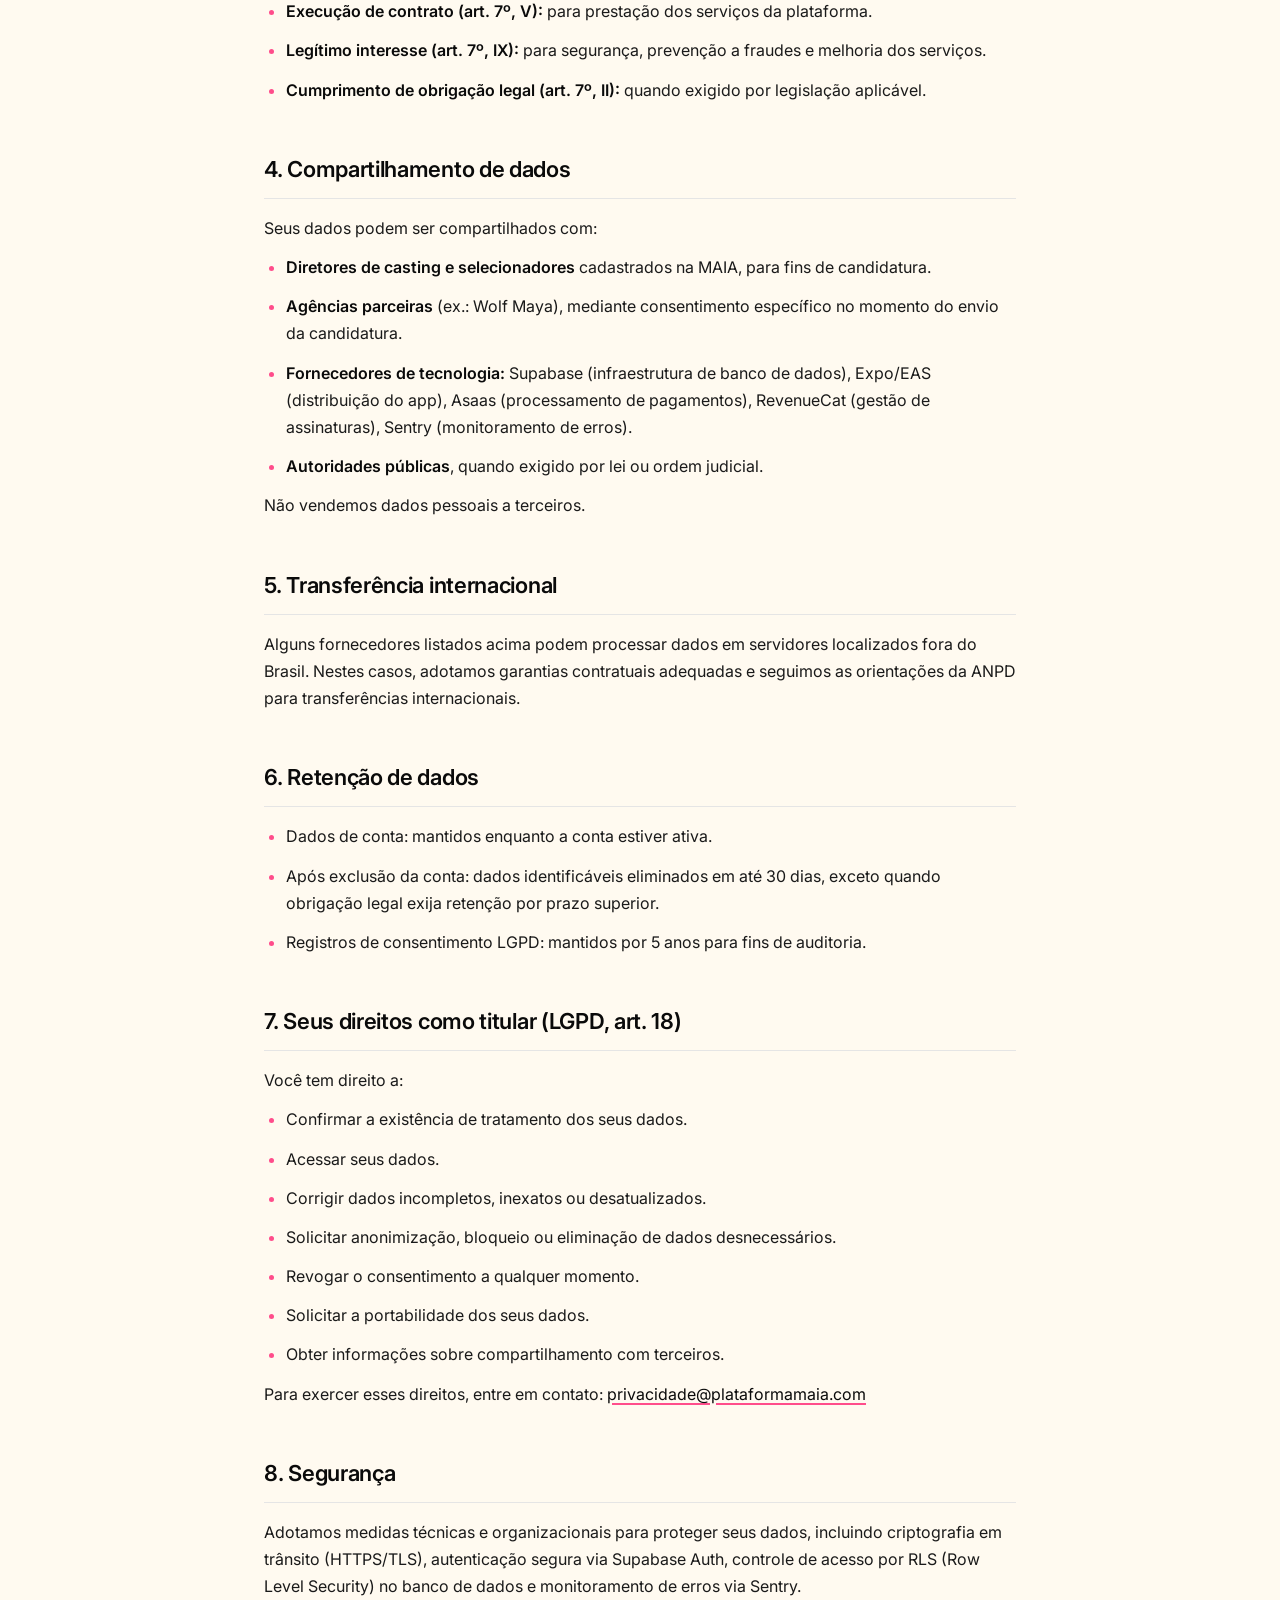
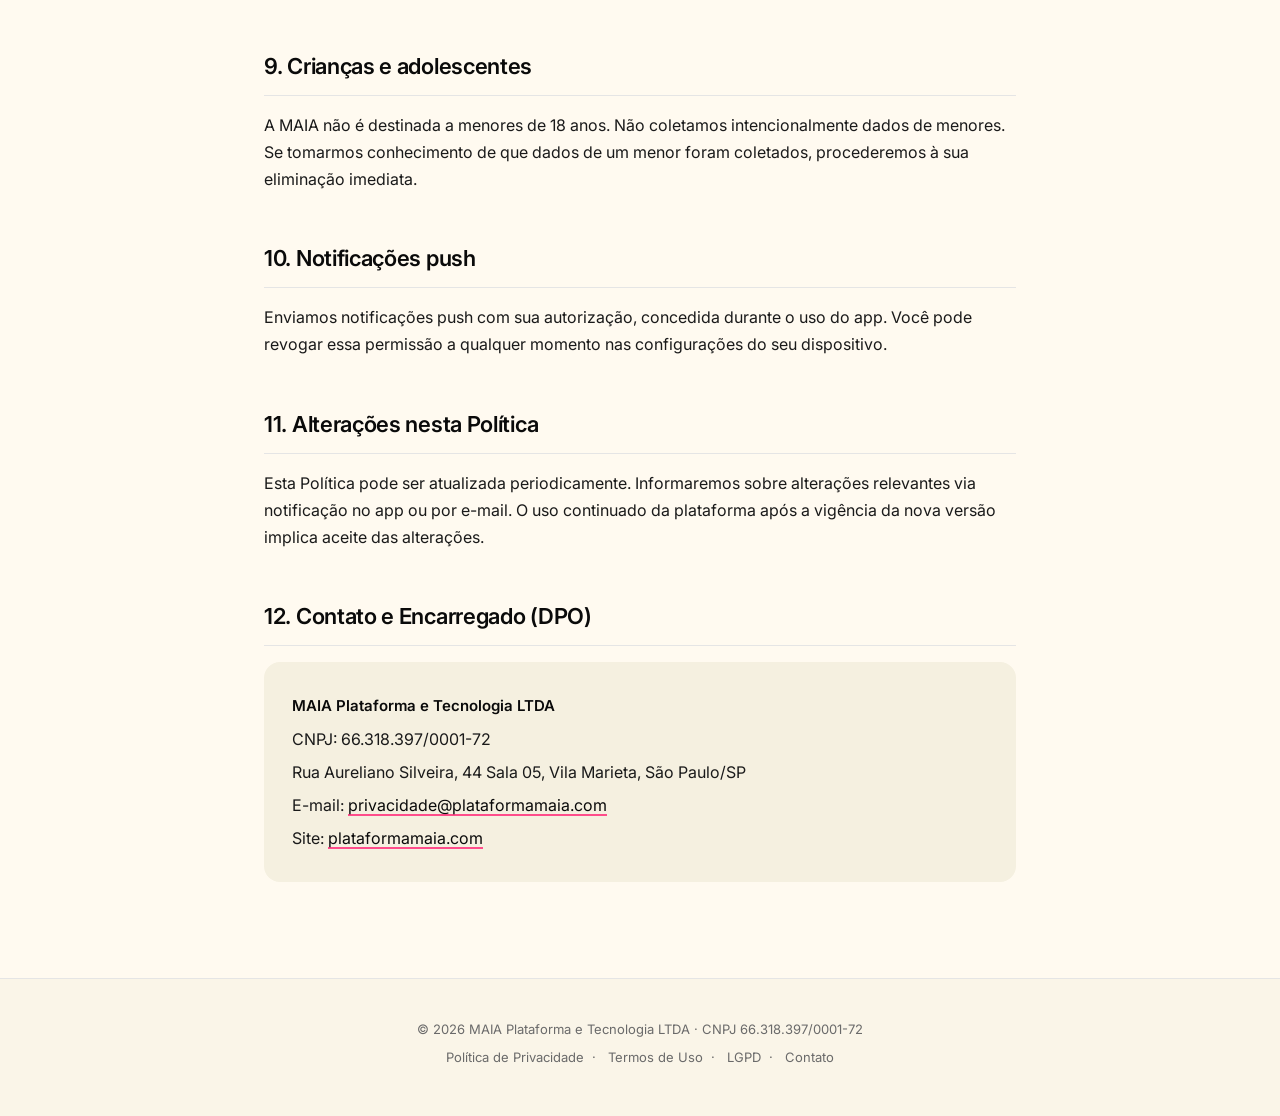
<file: project/politica-de-privacidade.html>
<!doctype html>
<html lang="pt-BR">
<head>
<meta charset="utf-8" />
<meta name="viewport" content="width=device-width, initial-scale=1" />
<title>Política de Privacidade — MAIA</title>
<meta name="description" content="Política de Privacidade da MAIA Plataforma e Tecnologia LTDA, em conformidade com a LGPD." />
<link rel="stylesheet" href="colors_and_type.css" />
<link rel="stylesheet" href="legal.css" />
</head>
<body>

<header class="legal-nav">
  <div class="legal-nav__inner">
    <a class="legal-logo" href="MAIA Website.html">maia<span class="dot"></span></a>
    <a class="legal-back" href="MAIA Website.html">Voltar ao site</a>
  </div>
</header>

<main class="legal">
  <span class="legal__eyebrow">Documento legal</span>
  <h1>Política de Privacidade</h1>
  <p class="meta">Versão 1.0 — Vigência a partir de: 06 de maio de 2026</p>

  <p>A <strong>MAIA Plataforma e Tecnologia LTDA</strong>, inscrita no CNPJ sob o nº 66.318.397/0001-72, com sede na Rua Aureliano Silveira, 44 Sala 05, Vila Marieta, São Paulo/SP, CEP 03617-130, é a controladora dos dados pessoais tratados através da plataforma MAIA (aplicativo móvel e site), doravante denominada <strong>"MAIA"</strong>.</p>

  <p>Esta Política descreve quais dados coletamos, como os utilizamos, com quem os compartilhamos e quais são os seus direitos, em conformidade com a <strong>Lei Geral de Proteção de Dados Pessoais (LGPD — Lei nº 13.709/2018)</strong> e com as diretrizes do <strong>Apple App Store Review Guidelines</strong>.</p>

  <h2>1. Quais dados coletamos</h2>
  <ul>
    <li><strong>Dados de cadastro:</strong> nome, e-mail, data de nascimento, gênero, localidade (cidade/estado).</li>
    <li><strong>Dados de perfil artístico:</strong> fotos, vídeos, áudios, altura, peso, tipo físico, habilidades, experiências e currículo.</li>
    <li><strong>Dados de uso:</strong> telas acessadas, candidaturas realizadas, pesquisas feitas, perfis visualizados.</li>
    <li><strong>Dados de pagamento:</strong> nome do titular e CPF para emissão de cobrança (processados via Asaas; não armazenamos dados de cartão).</li>
    <li><strong>Dados técnicos:</strong> endereço IP, identificador de dispositivo (para notificações push), sistema operacional, versão do app.</li>
    <li><strong>Consentimento LGPD:</strong> registro de aceite desta Política e dos Termos de Uso, com data/hora e versão do documento.</li>
  </ul>

  <h2>2. Como utilizamos seus dados</h2>
  <ul>
    <li>Criar e manter sua conta na plataforma.</li>
    <li>Exibir seu perfil para diretores de casting e selecionadores.</li>
    <li>Processar candidaturas a oportunidades publicadas.</li>
    <li>Enviar notificações push sobre novas oportunidades e mensagens.</li>
    <li>Calcular e exibir estatísticas de acesso ao seu perfil (recurso Pro).</li>
    <li>Processar pagamentos de assinaturas.</li>
    <li>Melhorar os serviços e treinar funcionalidades de busca semântica (dados anonimizados ou com consentimento).</li>
    <li>Cumprir obrigações legais e regulatórias.</li>
  </ul>

  <h2>3. Base legal para o tratamento</h2>
  <p>Tratamos seus dados com base nas seguintes hipóteses previstas na LGPD:</p>
  <ul>
    <li><strong>Consentimento (art. 7º, I):</strong> para coleta de dados opcionais e envio de comunicações de marketing.</li>
    <li><strong>Execução de contrato (art. 7º, V):</strong> para prestação dos serviços da plataforma.</li>
    <li><strong>Legítimo interesse (art. 7º, IX):</strong> para segurança, prevenção a fraudes e melhoria dos serviços.</li>
    <li><strong>Cumprimento de obrigação legal (art. 7º, II):</strong> quando exigido por legislação aplicável.</li>
  </ul>

  <h2>4. Compartilhamento de dados</h2>
  <p>Seus dados podem ser compartilhados com:</p>
  <ul>
    <li><strong>Diretores de casting e selecionadores</strong> cadastrados na MAIA, para fins de candidatura.</li>
    <li><strong>Agências parceiras</strong> (ex.: Wolf Maya), mediante consentimento específico no momento do envio da candidatura.</li>
    <li><strong>Fornecedores de tecnologia:</strong> Supabase (infraestrutura de banco de dados), Expo/EAS (distribuição do app), Asaas (processamento de pagamentos), RevenueCat (gestão de assinaturas), Sentry (monitoramento de erros).</li>
    <li><strong>Autoridades públicas</strong>, quando exigido por lei ou ordem judicial.</li>
  </ul>
  <p>Não vendemos dados pessoais a terceiros.</p>

  <h2>5. Transferência internacional</h2>
  <p>Alguns fornecedores listados acima podem processar dados em servidores localizados fora do Brasil. Nestes casos, adotamos garantias contratuais adequadas e seguimos as orientações da ANPD para transferências internacionais.</p>

  <h2>6. Retenção de dados</h2>
  <ul>
    <li>Dados de conta: mantidos enquanto a conta estiver ativa.</li>
    <li>Após exclusão da conta: dados identificáveis eliminados em até 30 dias, exceto quando obrigação legal exija retenção por prazo superior.</li>
    <li>Registros de consentimento LGPD: mantidos por 5 anos para fins de auditoria.</li>
  </ul>

  <h2>7. Seus direitos como titular (LGPD, art. 18)</h2>
  <p>Você tem direito a:</p>
  <ul>
    <li>Confirmar a existência de tratamento dos seus dados.</li>
    <li>Acessar seus dados.</li>
    <li>Corrigir dados incompletos, inexatos ou desatualizados.</li>
    <li>Solicitar anonimização, bloqueio ou eliminação de dados desnecessários.</li>
    <li>Revogar o consentimento a qualquer momento.</li>
    <li>Solicitar a portabilidade dos seus dados.</li>
    <li>Obter informações sobre compartilhamento com terceiros.</li>
  </ul>
  <p>Para exercer esses direitos, entre em contato: <a href="mailto:privacidade@plataformamaia.com">privacidade@plataformamaia.com</a></p>

  <h2>8. Segurança</h2>
  <p>Adotamos medidas técnicas e organizacionais para proteger seus dados, incluindo criptografia em trânsito (HTTPS/TLS), autenticação segura via Supabase Auth, controle de acesso por RLS (Row Level Security) no banco de dados e monitoramento de erros via Sentry.</p>

  <h2>9. Crianças e adolescentes</h2>
  <p>A MAIA não é destinada a menores de 18 anos. Não coletamos intencionalmente dados de menores. Se tomarmos conhecimento de que dados de um menor foram coletados, procederemos à sua eliminação imediata.</p>

  <h2>10. Notificações push</h2>
  <p>Enviamos notificações push com sua autorização, concedida durante o uso do app. Você pode revogar essa permissão a qualquer momento nas configurações do seu dispositivo.</p>

  <h2>11. Alterações nesta Política</h2>
  <p>Esta Política pode ser atualizada periodicamente. Informaremos sobre alterações relevantes via notificação no app ou por e-mail. O uso continuado da plataforma após a vigência da nova versão implica aceite das alterações.</p>

  <h2>12. Contato e Encarregado (DPO)</h2>
  <div class="contact-box">
    <p><strong>MAIA Plataforma e Tecnologia LTDA</strong></p>
    <p>CNPJ: 66.318.397/0001-72</p>
    <p>Rua Aureliano Silveira, 44 Sala 05, Vila Marieta, São Paulo/SP</p>
    <p>E-mail: <a href="mailto:privacidade@plataformamaia.com">privacidade@plataformamaia.com</a></p>
    <p>Site: <a href="https://plataformamaia.com">plataformamaia.com</a></p>
  </div>
</main>

<footer class="legal-footer">
  <div class="row">© 2026 MAIA Plataforma e Tecnologia LTDA · CNPJ 66.318.397/0001-72</div>
  <div class="row">
    <a href="politica-de-privacidade.html">Política de Privacidade</a>·
    <a href="termos-de-uso.html">Termos de Uso</a>·
    <a href="lgpd.html">LGPD</a>·
    <a href="mailto:contato@plataformamaia.com">Contato</a>
  </div>
</footer>

</body>
</html>
</file>
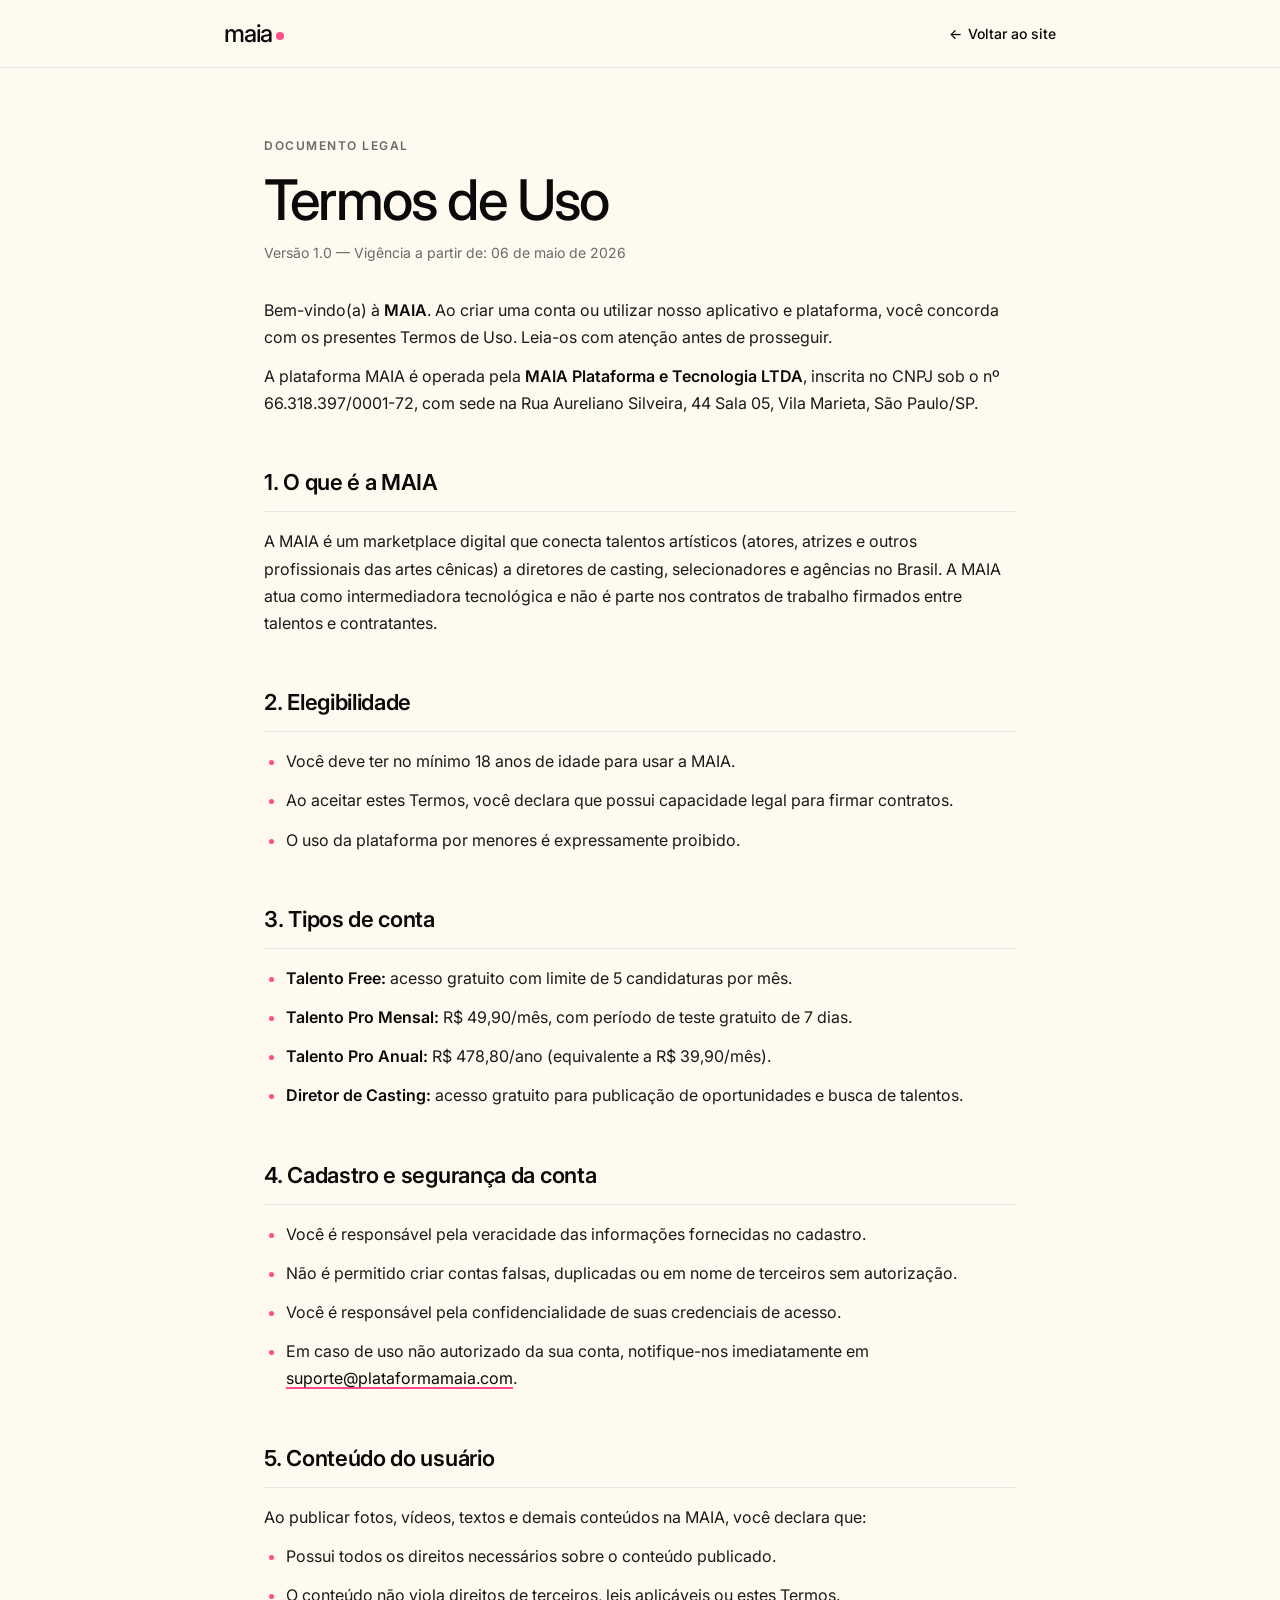
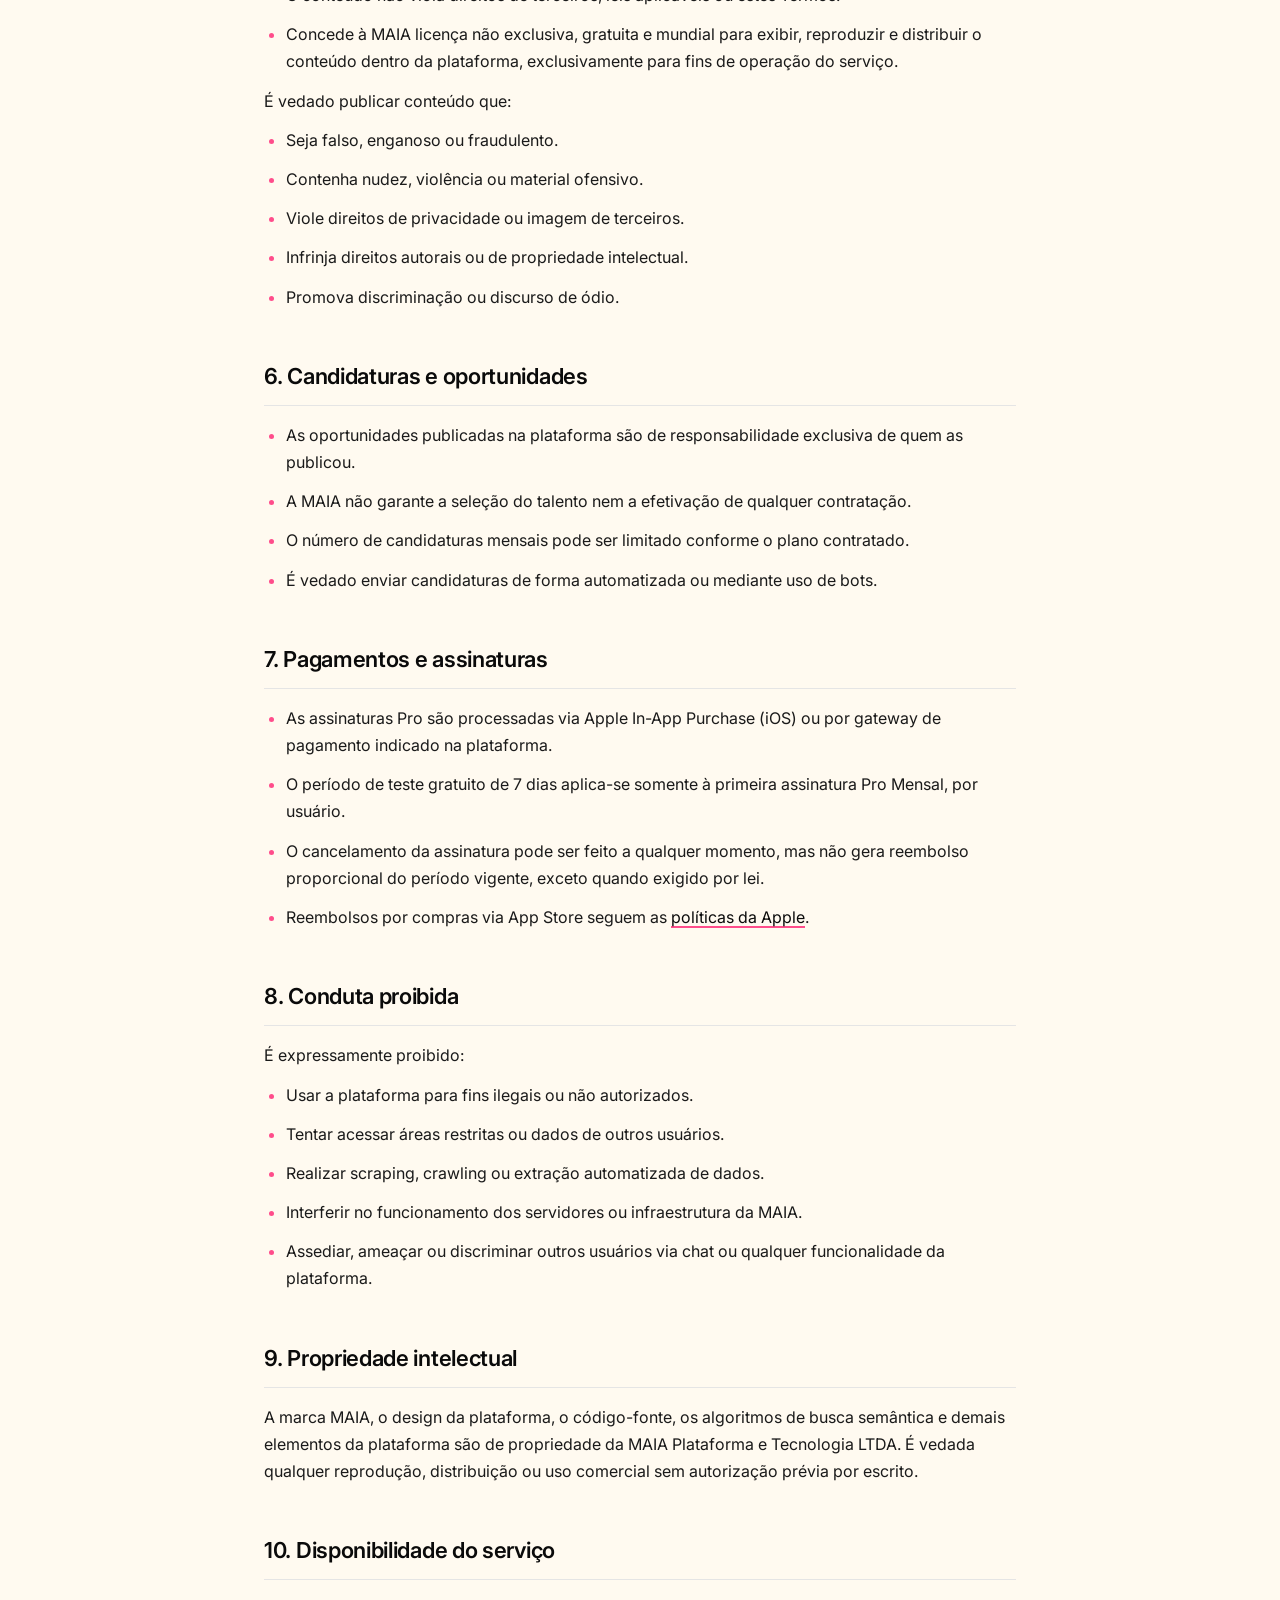
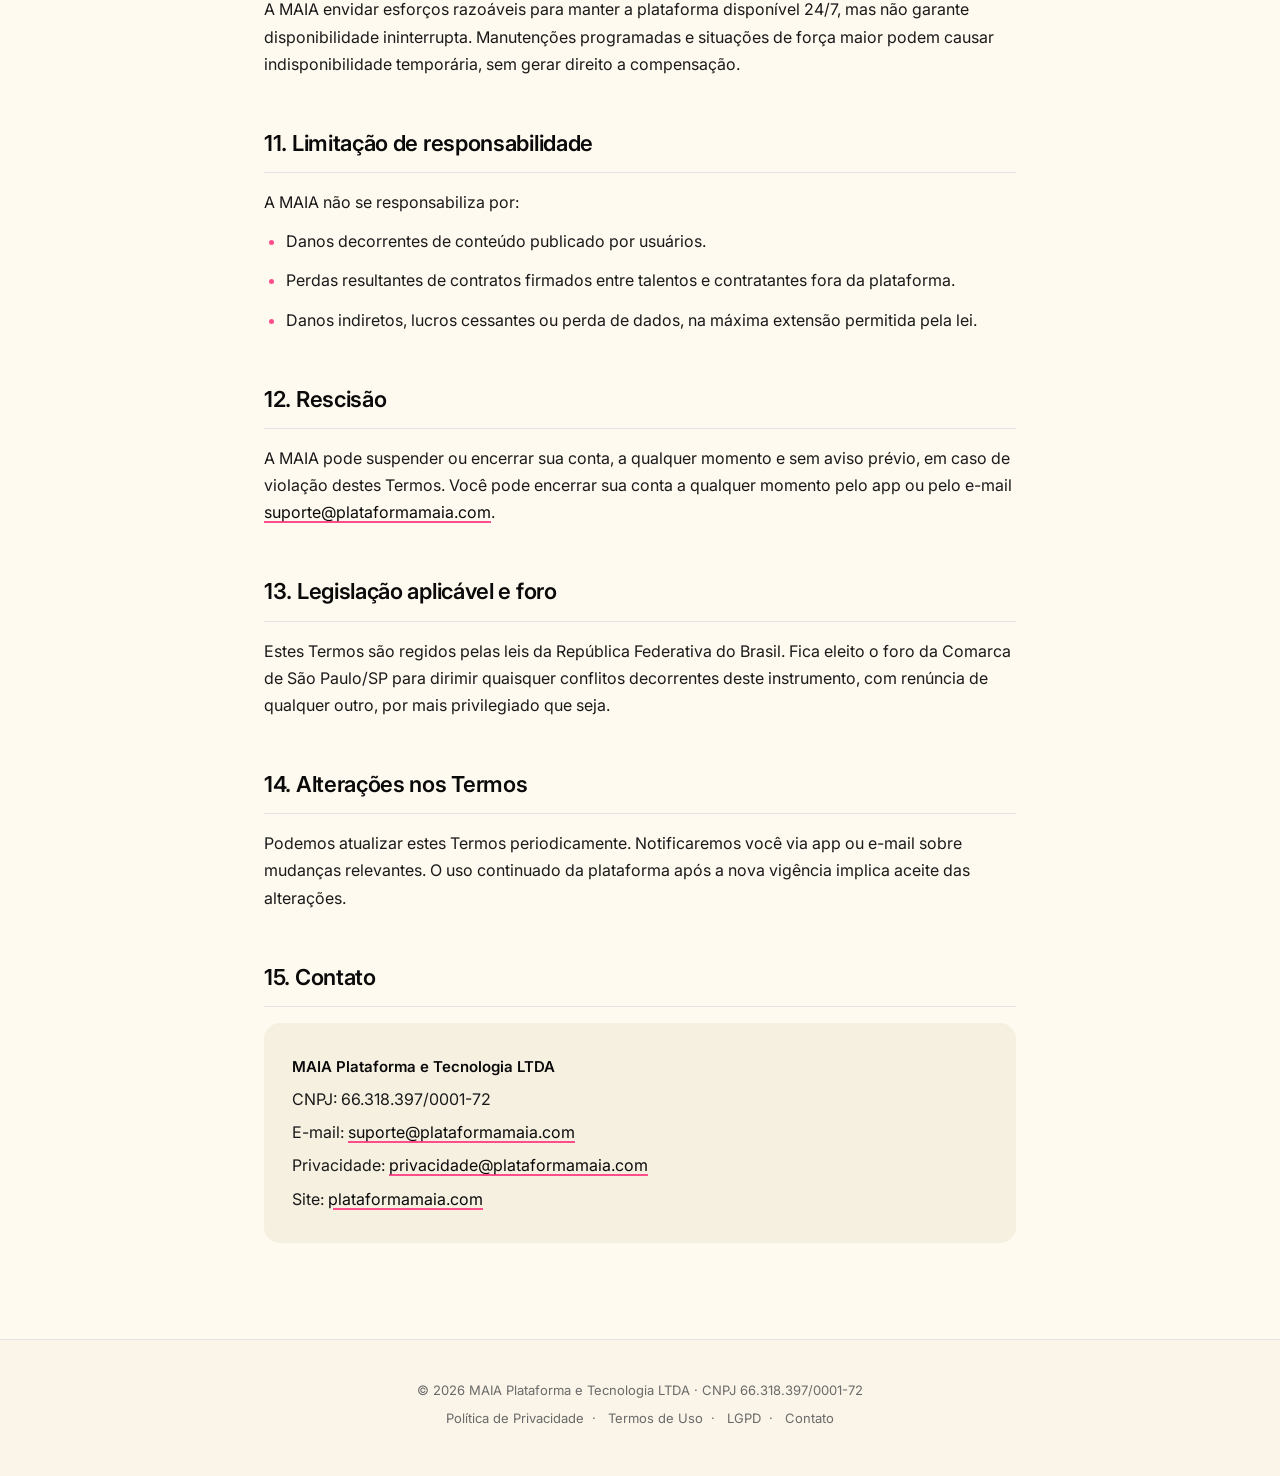
<file: project/termos-de-uso.html>
<!doctype html>
<html lang="pt-BR">
<head>
<meta charset="utf-8" />
<meta name="viewport" content="width=device-width, initial-scale=1" />
<title>Termos de Uso — MAIA</title>
<meta name="description" content="Termos de Uso da plataforma MAIA — marketplace de talentos artísticos." />
<link rel="stylesheet" href="colors_and_type.css" />
<link rel="stylesheet" href="legal.css" />
</head>
<body>

<header class="legal-nav">
  <div class="legal-nav__inner">
    <a class="legal-logo" href="MAIA Website.html">maia<span class="dot"></span></a>
    <a class="legal-back" href="MAIA Website.html">Voltar ao site</a>
  </div>
</header>

<main class="legal">
  <span class="legal__eyebrow">Documento legal</span>
  <h1>Termos de Uso</h1>
  <p class="meta">Versão 1.0 — Vigência a partir de: 06 de maio de 2026</p>

  <p>Bem-vindo(a) à <strong>MAIA</strong>. Ao criar uma conta ou utilizar nosso aplicativo e plataforma, você concorda com os presentes Termos de Uso. Leia-os com atenção antes de prosseguir.</p>
  <p>A plataforma MAIA é operada pela <strong>MAIA Plataforma e Tecnologia LTDA</strong>, inscrita no CNPJ sob o nº 66.318.397/0001-72, com sede na Rua Aureliano Silveira, 44 Sala 05, Vila Marieta, São Paulo/SP.</p>

  <h2>1. O que é a MAIA</h2>
  <p>A MAIA é um marketplace digital que conecta talentos artísticos (atores, atrizes e outros profissionais das artes cênicas) a diretores de casting, selecionadores e agências no Brasil. A MAIA atua como intermediadora tecnológica e não é parte nos contratos de trabalho firmados entre talentos e contratantes.</p>

  <h2>2. Elegibilidade</h2>
  <ul>
    <li>Você deve ter no mínimo 18 anos de idade para usar a MAIA.</li>
    <li>Ao aceitar estes Termos, você declara que possui capacidade legal para firmar contratos.</li>
    <li>O uso da plataforma por menores é expressamente proibido.</li>
  </ul>

  <h2>3. Tipos de conta</h2>
  <ul>
    <li><strong>Talento Free:</strong> acesso gratuito com limite de 5 candidaturas por mês.</li>
    <li><strong>Talento Pro Mensal:</strong> R$ 49,90/mês, com período de teste gratuito de 7 dias.</li>
    <li><strong>Talento Pro Anual:</strong> R$ 478,80/ano (equivalente a R$ 39,90/mês).</li>
    <li><strong>Diretor de Casting:</strong> acesso gratuito para publicação de oportunidades e busca de talentos.</li>
  </ul>

  <h2>4. Cadastro e segurança da conta</h2>
  <ul>
    <li>Você é responsável pela veracidade das informações fornecidas no cadastro.</li>
    <li>Não é permitido criar contas falsas, duplicadas ou em nome de terceiros sem autorização.</li>
    <li>Você é responsável pela confidencialidade de suas credenciais de acesso.</li>
    <li>Em caso de uso não autorizado da sua conta, notifique-nos imediatamente em <a href="mailto:suporte@plataformamaia.com">suporte@plataformamaia.com</a>.</li>
  </ul>

  <h2>5. Conteúdo do usuário</h2>
  <p>Ao publicar fotos, vídeos, textos e demais conteúdos na MAIA, você declara que:</p>
  <ul>
    <li>Possui todos os direitos necessários sobre o conteúdo publicado.</li>
    <li>O conteúdo não viola direitos de terceiros, leis aplicáveis ou estes Termos.</li>
    <li>Concede à MAIA licença não exclusiva, gratuita e mundial para exibir, reproduzir e distribuir o conteúdo dentro da plataforma, exclusivamente para fins de operação do serviço.</li>
  </ul>
  <p>É vedado publicar conteúdo que:</p>
  <ul>
    <li>Seja falso, enganoso ou fraudulento.</li>
    <li>Contenha nudez, violência ou material ofensivo.</li>
    <li>Viole direitos de privacidade ou imagem de terceiros.</li>
    <li>Infrinja direitos autorais ou de propriedade intelectual.</li>
    <li>Promova discriminação ou discurso de ódio.</li>
  </ul>

  <h2>6. Candidaturas e oportunidades</h2>
  <ul>
    <li>As oportunidades publicadas na plataforma são de responsabilidade exclusiva de quem as publicou.</li>
    <li>A MAIA não garante a seleção do talento nem a efetivação de qualquer contratação.</li>
    <li>O número de candidaturas mensais pode ser limitado conforme o plano contratado.</li>
    <li>É vedado enviar candidaturas de forma automatizada ou mediante uso de bots.</li>
  </ul>

  <h2>7. Pagamentos e assinaturas</h2>
  <ul>
    <li>As assinaturas Pro são processadas via Apple In-App Purchase (iOS) ou por gateway de pagamento indicado na plataforma.</li>
    <li>O período de teste gratuito de 7 dias aplica-se somente à primeira assinatura Pro Mensal, por usuário.</li>
    <li>O cancelamento da assinatura pode ser feito a qualquer momento, mas não gera reembolso proporcional do período vigente, exceto quando exigido por lei.</li>
    <li>Reembolsos por compras via App Store seguem as <a href="https://www.apple.com/legal/internet-services/itunes/br/terms.html" target="_blank" rel="noopener">políticas da Apple</a>.</li>
  </ul>

  <h2>8. Conduta proibida</h2>
  <p>É expressamente proibido:</p>
  <ul>
    <li>Usar a plataforma para fins ilegais ou não autorizados.</li>
    <li>Tentar acessar áreas restritas ou dados de outros usuários.</li>
    <li>Realizar scraping, crawling ou extração automatizada de dados.</li>
    <li>Interferir no funcionamento dos servidores ou infraestrutura da MAIA.</li>
    <li>Assediar, ameaçar ou discriminar outros usuários via chat ou qualquer funcionalidade da plataforma.</li>
  </ul>

  <h2>9. Propriedade intelectual</h2>
  <p>A marca MAIA, o design da plataforma, o código-fonte, os algoritmos de busca semântica e demais elementos da plataforma são de propriedade da MAIA Plataforma e Tecnologia LTDA. É vedada qualquer reprodução, distribuição ou uso comercial sem autorização prévia por escrito.</p>

  <h2>10. Disponibilidade do serviço</h2>
  <p>A MAIA envidar esforços razoáveis para manter a plataforma disponível 24/7, mas não garante disponibilidade ininterrupta. Manutenções programadas e situações de força maior podem causar indisponibilidade temporária, sem gerar direito a compensação.</p>

  <h2>11. Limitação de responsabilidade</h2>
  <p>A MAIA não se responsabiliza por:</p>
  <ul>
    <li>Danos decorrentes de conteúdo publicado por usuários.</li>
    <li>Perdas resultantes de contratos firmados entre talentos e contratantes fora da plataforma.</li>
    <li>Danos indiretos, lucros cessantes ou perda de dados, na máxima extensão permitida pela lei.</li>
  </ul>

  <h2>12. Rescisão</h2>
  <p>A MAIA pode suspender ou encerrar sua conta, a qualquer momento e sem aviso prévio, em caso de violação destes Termos. Você pode encerrar sua conta a qualquer momento pelo app ou pelo e-mail <a href="mailto:suporte@plataformamaia.com">suporte@plataformamaia.com</a>.</p>

  <h2>13. Legislação aplicável e foro</h2>
  <p>Estes Termos são regidos pelas leis da República Federativa do Brasil. Fica eleito o foro da Comarca de São Paulo/SP para dirimir quaisquer conflitos decorrentes deste instrumento, com renúncia de qualquer outro, por mais privilegiado que seja.</p>

  <h2>14. Alterações nos Termos</h2>
  <p>Podemos atualizar estes Termos periodicamente. Notificaremos você via app ou e-mail sobre mudanças relevantes. O uso continuado da plataforma após a nova vigência implica aceite das alterações.</p>

  <h2>15. Contato</h2>
  <div class="contact-box">
    <p><strong>MAIA Plataforma e Tecnologia LTDA</strong></p>
    <p>CNPJ: 66.318.397/0001-72</p>
    <p>E-mail: <a href="mailto:suporte@plataformamaia.com">suporte@plataformamaia.com</a></p>
    <p>Privacidade: <a href="mailto:privacidade@plataformamaia.com">privacidade@plataformamaia.com</a></p>
    <p>Site: <a href="https://plataformamaia.com">plataformamaia.com</a></p>
  </div>
</main>

<footer class="legal-footer">
  <div class="row">© 2026 MAIA Plataforma e Tecnologia LTDA · CNPJ 66.318.397/0001-72</div>
  <div class="row">
    <a href="politica-de-privacidade.html">Política de Privacidade</a>·
    <a href="termos-de-uso.html">Termos de Uso</a>·
    <a href="lgpd.html">LGPD</a>·
    <a href="mailto:contato@plataformamaia.com">Contato</a>
  </div>
</footer>

</body>
</html>
</file>
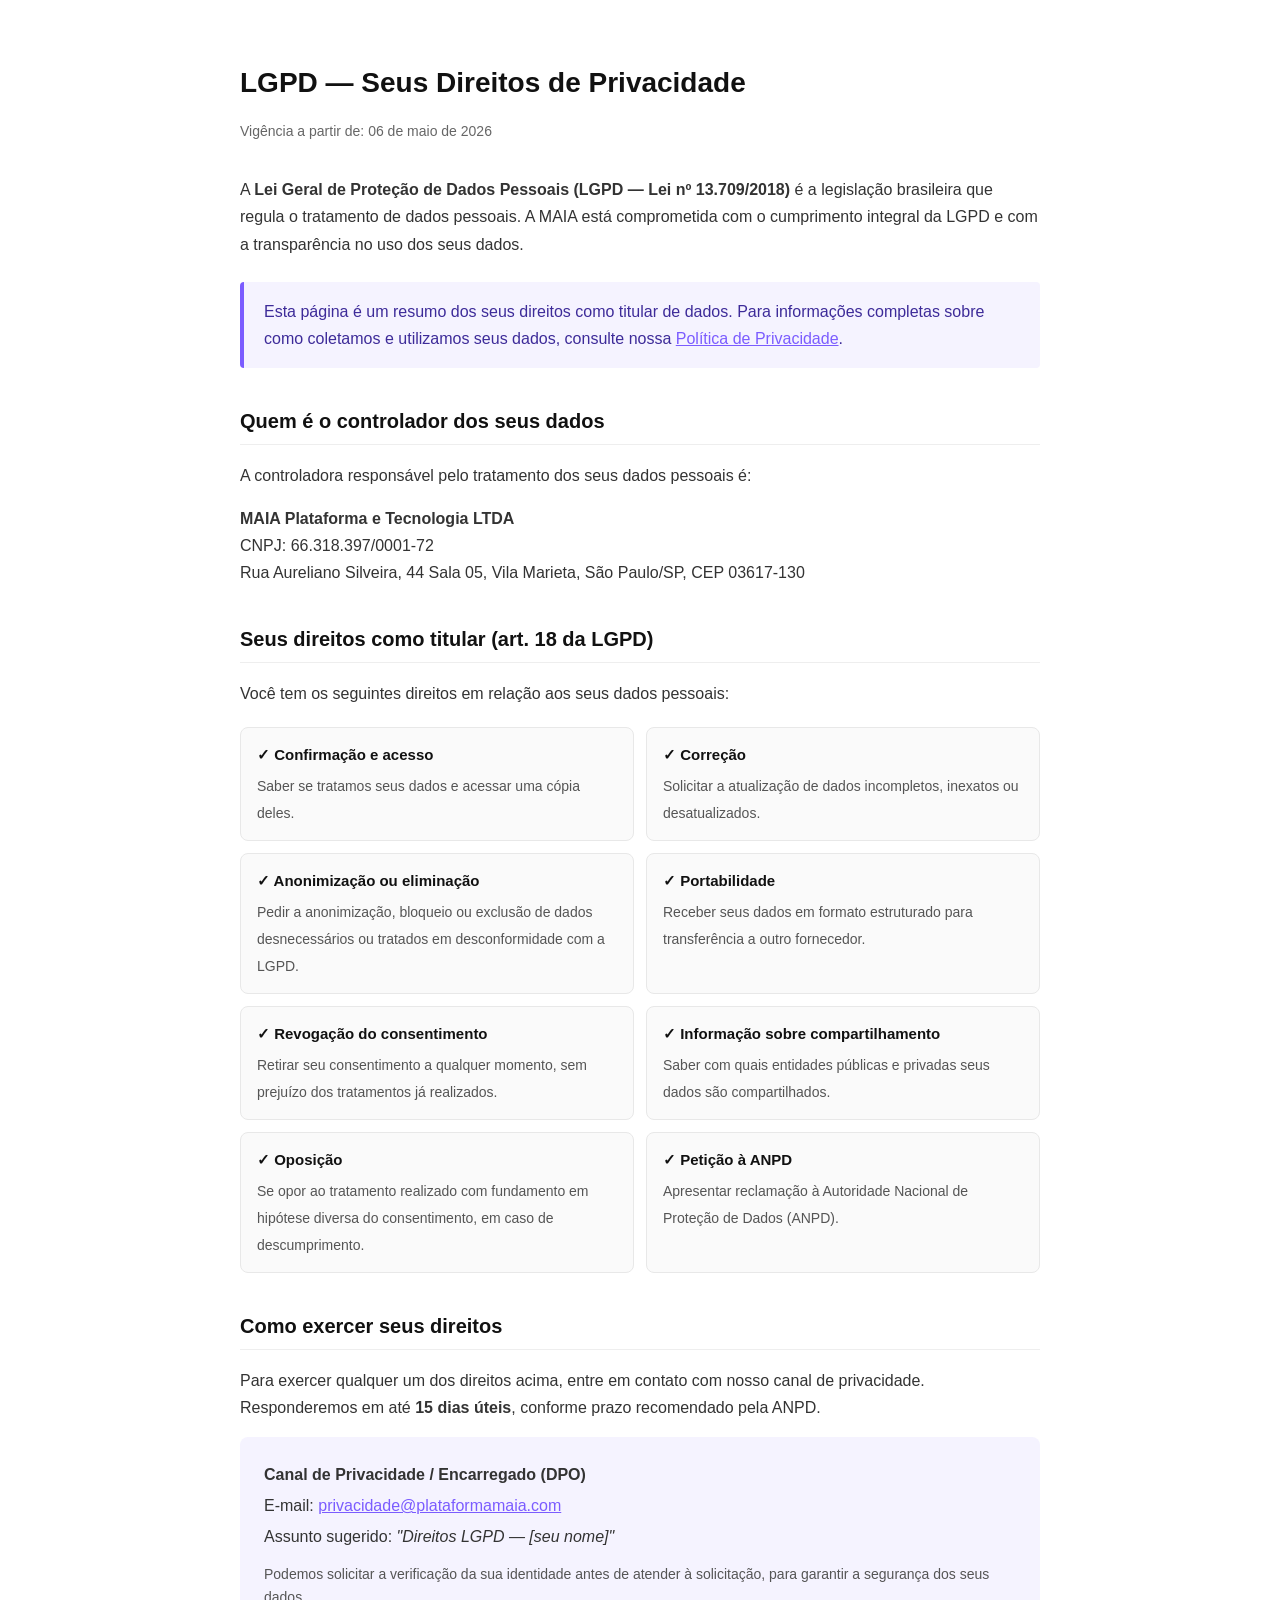
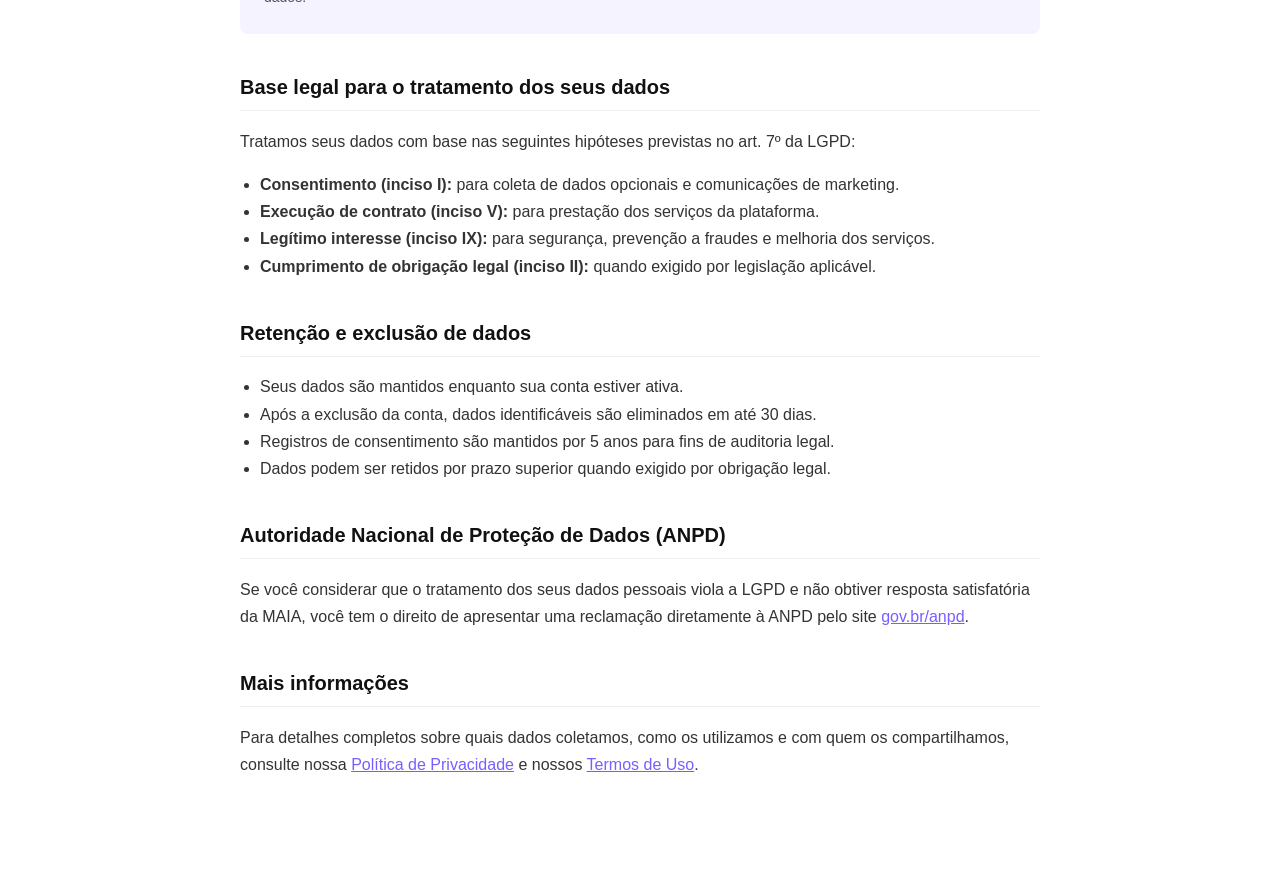
<file: project/uploads/lgpd.html>
<!DOCTYPE html>
<html lang="pt-BR">
<head>
  <meta charset="UTF-8" />
  <meta name="viewport" content="width=device-width, initial-scale=1.0" />
  <title>LGPD — Seus Direitos de Privacidade — MAIA</title>
  <style>
    body {
      font-family: -apple-system, BlinkMacSystemFont, "Segoe UI", Roboto, sans-serif;
      max-width: 800px;
      margin: 0 auto;
      padding: 40px 24px 80px;
      color: #1a1a1a;
      line-height: 1.7;
      font-size: 16px;
    }
    h1 { font-size: 28px; margin-bottom: 6px; color: #111; }
    h2 { font-size: 20px; margin-top: 36px; color: #111; border-bottom: 1px solid #eee; padding-bottom: 6px; }
    p, li { color: #333; }
    ul { padding-left: 20px; }
    .meta { color: #666; font-size: 14px; margin-bottom: 32px; }
    a { color: #7B5CFF; }

    .highlight-box {
      background: #f5f3ff;
      border-left: 4px solid #7B5CFF;
      border-radius: 4px;
      padding: 16px 20px;
      margin: 24px 0;
    }
    .highlight-box p {
      margin: 0;
      color: #3d2b99;
    }
    .rights-grid {
      display: grid;
      grid-template-columns: 1fr 1fr;
      gap: 12px;
      margin: 20px 0;
    }
    .right-card {
      background: #fafafa;
      border: 1px solid #e8e8e8;
      border-radius: 8px;
      padding: 14px 16px;
    }
    .right-card strong {
      display: block;
      color: #111;
      margin-bottom: 4px;
      font-size: 15px;
    }
    .right-card span {
      color: #555;
      font-size: 14px;
    }
    .contact-box {
      background: #f5f3ff;
      border-radius: 8px;
      padding: 20px 24px;
      margin-top: 12px;
    }
    .contact-box p { margin: 4px 0; }
    @media (max-width: 600px) {
      .rights-grid { grid-template-columns: 1fr; }
    }
  </style>
</head>
<body>

  <h1>LGPD — Seus Direitos de Privacidade</h1>
  <p class="meta">Vigência a partir de: 06 de maio de 2026</p>
  <p>A <strong>Lei Geral de Proteção de Dados Pessoais (LGPD — Lei nº 13.709/2018)</strong> é a legislação brasileira que regula o tratamento de dados pessoais. A MAIA está comprometida com o cumprimento integral da LGPD e com a transparência no uso dos seus dados.</p>

  <div class="highlight-box">
    <p>Esta página é um resumo dos seus direitos como titular de dados. Para informações completas sobre como coletamos e utilizamos seus dados, consulte nossa <a href="/politica-de-privacidade">Política de Privacidade</a>.</p>
  </div>

  <h2>Quem é o controlador dos seus dados</h2>
  <p>A controladora responsável pelo tratamento dos seus dados pessoais é:</p>
  <p>
    <strong>MAIA Plataforma e Tecnologia LTDA</strong><br />
    CNPJ: 66.318.397/0001-72<br />
    Rua Aureliano Silveira, 44 Sala 05, Vila Marieta, São Paulo/SP, CEP 03617-130
  </p>

  <h2>Seus direitos como titular (art. 18 da LGPD)</h2>
  <p>Você tem os seguintes direitos em relação aos seus dados pessoais:</p>

  <div class="rights-grid">
    <div class="right-card">
      <strong>✓ Confirmação e acesso</strong>
      <span>Saber se tratamos seus dados e acessar uma cópia deles.</span>
    </div>
    <div class="right-card">
      <strong>✓ Correção</strong>
      <span>Solicitar a atualização de dados incompletos, inexatos ou desatualizados.</span>
    </div>
    <div class="right-card">
      <strong>✓ Anonimização ou eliminação</strong>
      <span>Pedir a anonimização, bloqueio ou exclusão de dados desnecessários ou tratados em desconformidade com a LGPD.</span>
    </div>
    <div class="right-card">
      <strong>✓ Portabilidade</strong>
      <span>Receber seus dados em formato estruturado para transferência a outro fornecedor.</span>
    </div>
    <div class="right-card">
      <strong>✓ Revogação do consentimento</strong>
      <span>Retirar seu consentimento a qualquer momento, sem prejuízo dos tratamentos já realizados.</span>
    </div>
    <div class="right-card">
      <strong>✓ Informação sobre compartilhamento</strong>
      <span>Saber com quais entidades públicas e privadas seus dados são compartilhados.</span>
    </div>
    <div class="right-card">
      <strong>✓ Oposição</strong>
      <span>Se opor ao tratamento realizado com fundamento em hipótese diversa do consentimento, em caso de descumprimento.</span>
    </div>
    <div class="right-card">
      <strong>✓ Petição à ANPD</strong>
      <span>Apresentar reclamação à Autoridade Nacional de Proteção de Dados (ANPD).</span>
    </div>
  </div>

  <h2>Como exercer seus direitos</h2>
  <p>Para exercer qualquer um dos direitos acima, entre em contato com nosso canal de privacidade. Responderemos em até <strong>15 dias úteis</strong>, conforme prazo recomendado pela ANPD.</p>

  <div class="contact-box">
    <p><strong>Canal de Privacidade / Encarregado (DPO)</strong></p>
    <p>E-mail: <a href="mailto:privacidade@plataformamaia.com">privacidade@plataformamaia.com</a></p>
    <p>Assunto sugerido: <em>"Direitos LGPD — [seu nome]"</em></p>
    <p style="margin-top: 12px; font-size: 14px; color: #555;">Podemos solicitar a verificação da sua identidade antes de atender à solicitação, para garantir a segurança dos seus dados.</p>
  </div>

  <h2>Base legal para o tratamento dos seus dados</h2>
  <p>Tratamos seus dados com base nas seguintes hipóteses previstas no art. 7º da LGPD:</p>
  <ul>
    <li><strong>Consentimento (inciso I):</strong> para coleta de dados opcionais e comunicações de marketing.</li>
    <li><strong>Execução de contrato (inciso V):</strong> para prestação dos serviços da plataforma.</li>
    <li><strong>Legítimo interesse (inciso IX):</strong> para segurança, prevenção a fraudes e melhoria dos serviços.</li>
    <li><strong>Cumprimento de obrigação legal (inciso II):</strong> quando exigido por legislação aplicável.</li>
  </ul>

  <h2>Retenção e exclusão de dados</h2>
  <ul>
    <li>Seus dados são mantidos enquanto sua conta estiver ativa.</li>
    <li>Após a exclusão da conta, dados identificáveis são eliminados em até 30 dias.</li>
    <li>Registros de consentimento são mantidos por 5 anos para fins de auditoria legal.</li>
    <li>Dados podem ser retidos por prazo superior quando exigido por obrigação legal.</li>
  </ul>

  <h2>Autoridade Nacional de Proteção de Dados (ANPD)</h2>
  <p>Se você considerar que o tratamento dos seus dados pessoais viola a LGPD e não obtiver resposta satisfatória da MAIA, você tem o direito de apresentar uma reclamação diretamente à ANPD pelo site <a href="https://www.gov.br/anpd" target="_blank">gov.br/anpd</a>.</p>

  <h2>Mais informações</h2>
  <p>Para detalhes completos sobre quais dados coletamos, como os utilizamos e com quem os compartilhamos, consulte nossa <a href="/politica-de-privacidade">Política de Privacidade</a> e nossos <a href="/termos-de-uso">Termos de Uso</a>.</p>

</body>
</html>
</file>
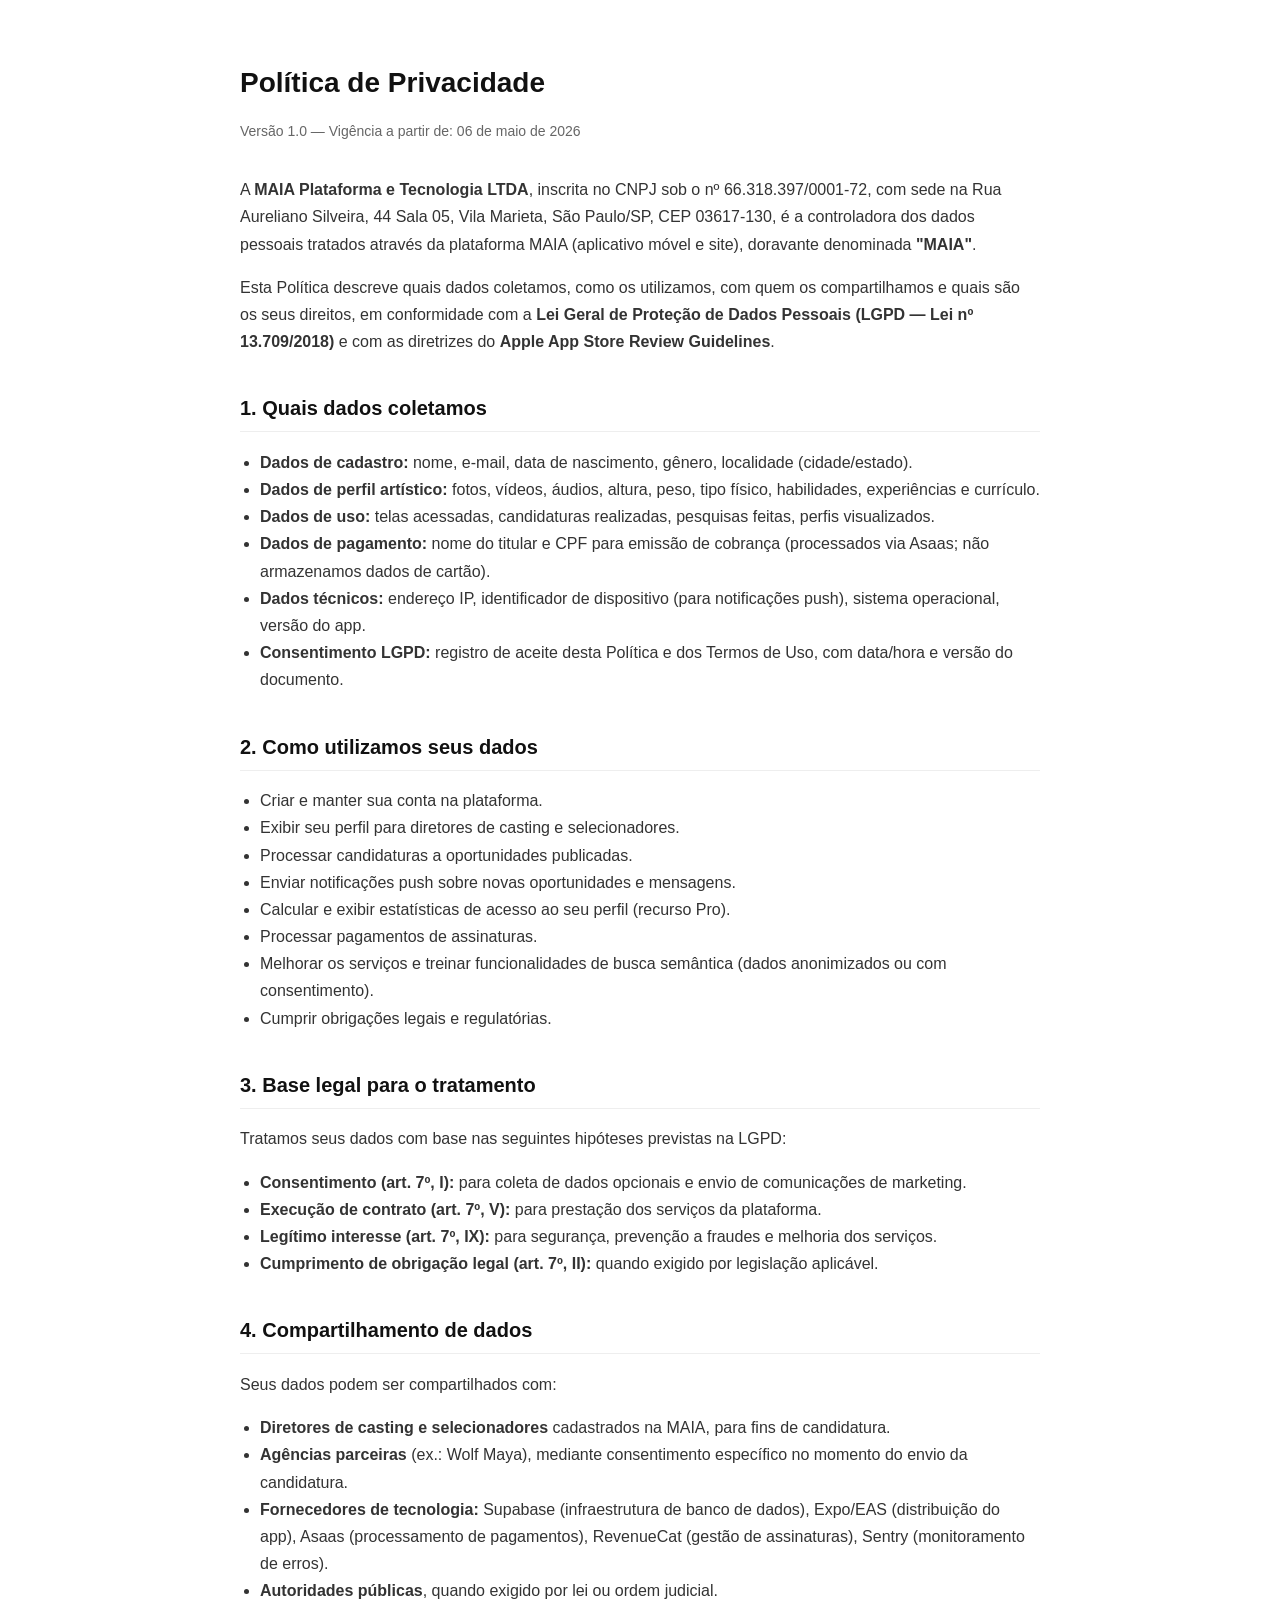
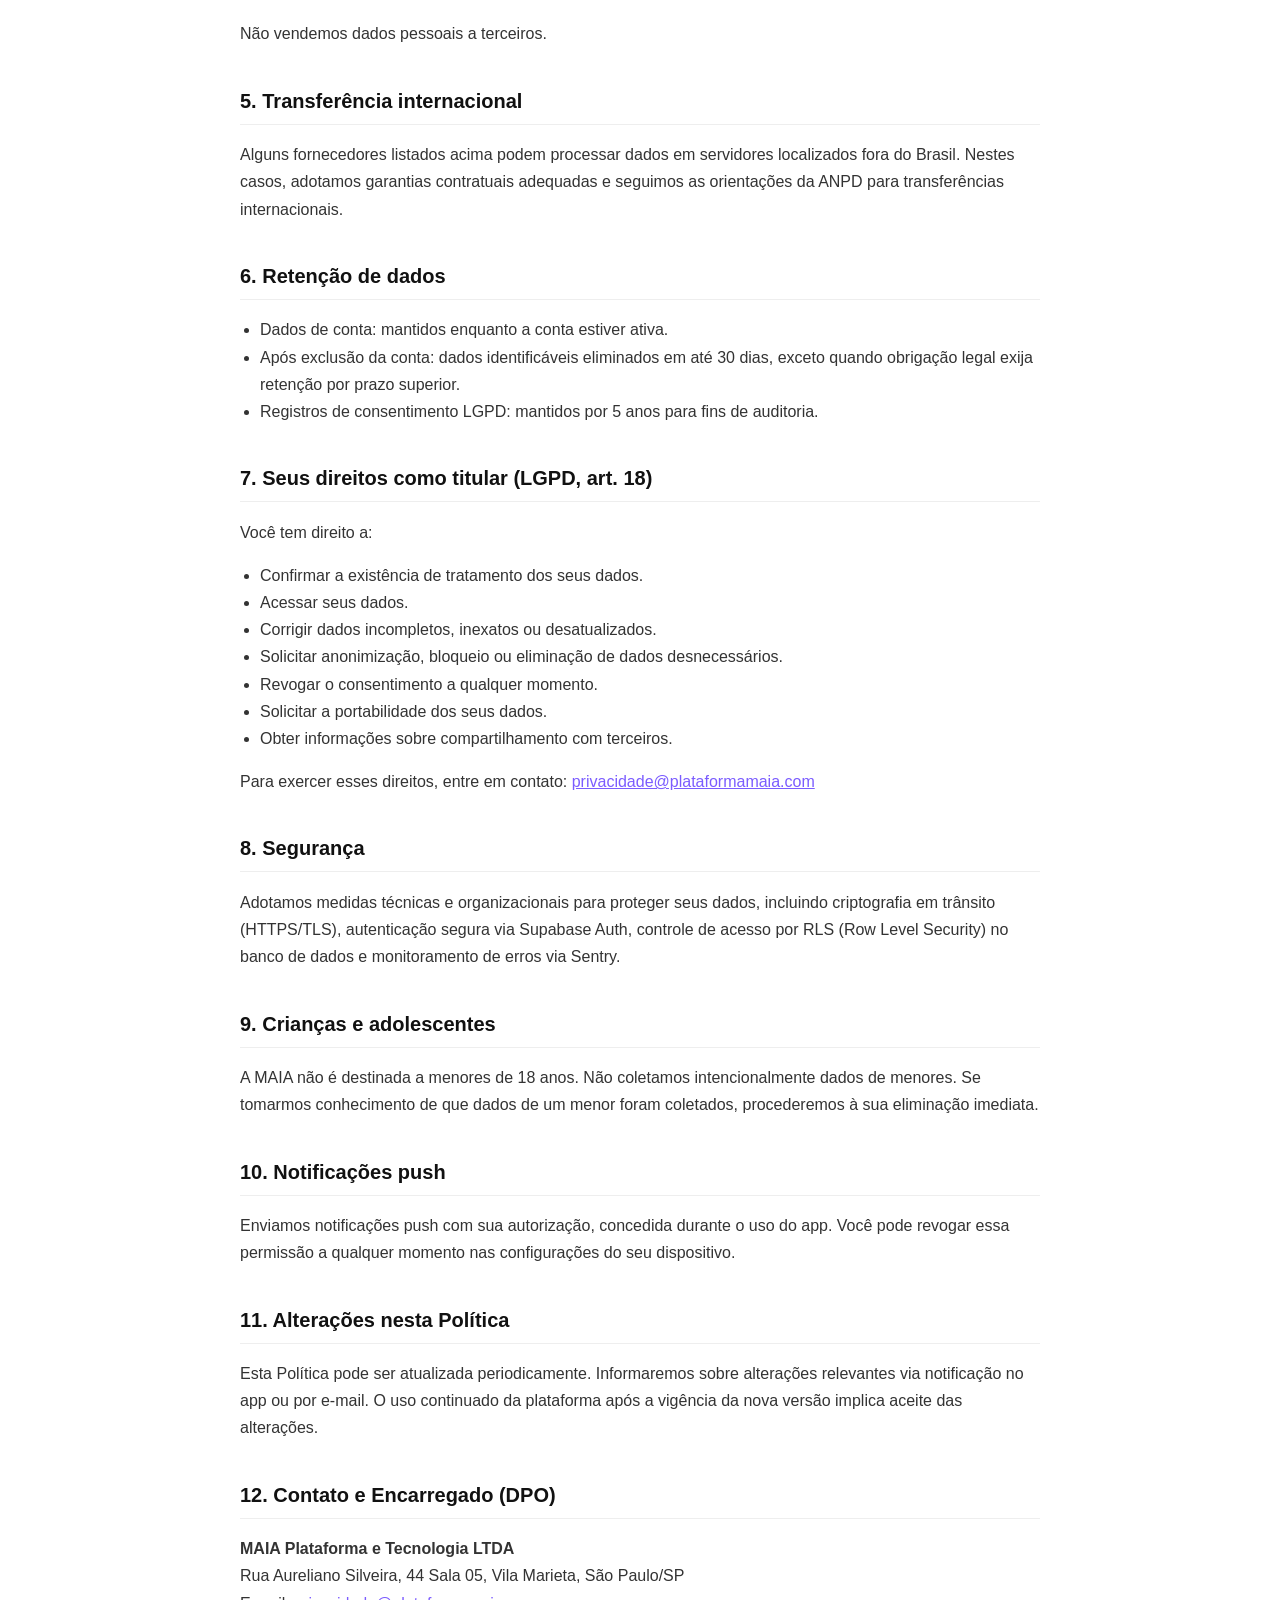
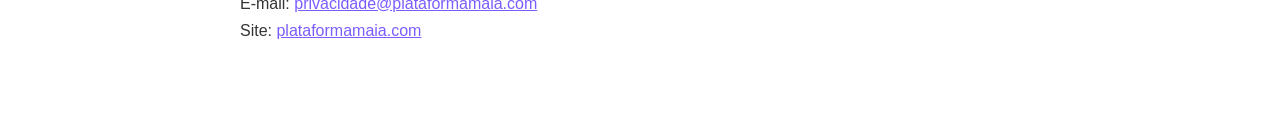
<file: project/uploads/politica-de-privacidade.html>
<!DOCTYPE html>
<html lang="pt-BR">
<head>
  <meta charset="UTF-8" />
  <meta name="viewport" content="width=device-width, initial-scale=1.0" />
  <title>Política de Privacidade — MAIA</title>
  <style>
    body {
      font-family: -apple-system, BlinkMacSystemFont, "Segoe UI", Roboto, sans-serif;
      max-width: 800px;
      margin: 0 auto;
      padding: 40px 24px 80px;
      color: #1a1a1a;
      line-height: 1.7;
      font-size: 16px;
    }
    h1 { font-size: 28px; margin-bottom: 6px; color: #111; }
    h2 { font-size: 20px; margin-top: 36px; color: #111; border-bottom: 1px solid #eee; padding-bottom: 6px; }
    p, li { color: #333; }
    ul { padding-left: 20px; }
    .meta { color: #666; font-size: 14px; margin-bottom: 32px; }
    a { color: #7B5CFF; }

  </style>
</head>
<body>

  <h1>Política de Privacidade</h1>
  <p class="meta">Versão 1.0 — Vigência a partir de: 06 de maio de 2026</p>
  <p>A <strong>MAIA Plataforma e Tecnologia LTDA</strong>, inscrita no CNPJ sob o nº 66.318.397/0001-72, com sede na Rua Aureliano Silveira, 44 Sala 05, Vila Marieta, São Paulo/SP, CEP 03617-130, é a controladora dos dados pessoais tratados através da plataforma MAIA (aplicativo móvel e site), doravante denominada <strong>"MAIA"</strong>.</p>

  <p>Esta Política descreve quais dados coletamos, como os utilizamos, com quem os compartilhamos e quais são os seus direitos, em conformidade com a <strong>Lei Geral de Proteção de Dados Pessoais (LGPD — Lei nº 13.709/2018)</strong> e com as diretrizes do <strong>Apple App Store Review Guidelines</strong>.</p>

  <h2>1. Quais dados coletamos</h2>
  <ul>
    <li><strong>Dados de cadastro:</strong> nome, e-mail, data de nascimento, gênero, localidade (cidade/estado).</li>
    <li><strong>Dados de perfil artístico:</strong> fotos, vídeos, áudios, altura, peso, tipo físico, habilidades, experiências e currículo.</li>
    <li><strong>Dados de uso:</strong> telas acessadas, candidaturas realizadas, pesquisas feitas, perfis visualizados.</li>
    <li><strong>Dados de pagamento:</strong> nome do titular e CPF para emissão de cobrança (processados via Asaas; não armazenamos dados de cartão).</li>
    <li><strong>Dados técnicos:</strong> endereço IP, identificador de dispositivo (para notificações push), sistema operacional, versão do app.</li>
    <li><strong>Consentimento LGPD:</strong> registro de aceite desta Política e dos Termos de Uso, com data/hora e versão do documento.</li>
  </ul>

  <h2>2. Como utilizamos seus dados</h2>
  <ul>
    <li>Criar e manter sua conta na plataforma.</li>
    <li>Exibir seu perfil para diretores de casting e selecionadores.</li>
    <li>Processar candidaturas a oportunidades publicadas.</li>
    <li>Enviar notificações push sobre novas oportunidades e mensagens.</li>
    <li>Calcular e exibir estatísticas de acesso ao seu perfil (recurso Pro).</li>
    <li>Processar pagamentos de assinaturas.</li>
    <li>Melhorar os serviços e treinar funcionalidades de busca semântica (dados anonimizados ou com consentimento).</li>
    <li>Cumprir obrigações legais e regulatórias.</li>
  </ul>

  <h2>3. Base legal para o tratamento</h2>
  <p>Tratamos seus dados com base nas seguintes hipóteses previstas na LGPD:</p>
  <ul>
    <li><strong>Consentimento (art. 7º, I):</strong> para coleta de dados opcionais e envio de comunicações de marketing.</li>
    <li><strong>Execução de contrato (art. 7º, V):</strong> para prestação dos serviços da plataforma.</li>
    <li><strong>Legítimo interesse (art. 7º, IX):</strong> para segurança, prevenção a fraudes e melhoria dos serviços.</li>
    <li><strong>Cumprimento de obrigação legal (art. 7º, II):</strong> quando exigido por legislação aplicável.</li>
  </ul>

  <h2>4. Compartilhamento de dados</h2>
  <p>Seus dados podem ser compartilhados com:</p>
  <ul>
    <li><strong>Diretores de casting e selecionadores</strong> cadastrados na MAIA, para fins de candidatura.</li>
    <li><strong>Agências parceiras</strong> (ex.: Wolf Maya), mediante consentimento específico no momento do envio da candidatura.</li>
    <li><strong>Fornecedores de tecnologia:</strong> Supabase (infraestrutura de banco de dados), Expo/EAS (distribuição do app), Asaas (processamento de pagamentos), RevenueCat (gestão de assinaturas), Sentry (monitoramento de erros).</li>
    <li><strong>Autoridades públicas</strong>, quando exigido por lei ou ordem judicial.</li>
  </ul>
  <p>Não vendemos dados pessoais a terceiros.</p>

  <h2>5. Transferência internacional</h2>
  <p>Alguns fornecedores listados acima podem processar dados em servidores localizados fora do Brasil. Nestes casos, adotamos garantias contratuais adequadas e seguimos as orientações da ANPD para transferências internacionais.</p>

  <h2>6. Retenção de dados</h2>
  <ul>
    <li>Dados de conta: mantidos enquanto a conta estiver ativa.</li>
    <li>Após exclusão da conta: dados identificáveis eliminados em até 30 dias, exceto quando obrigação legal exija retenção por prazo superior.</li>
    <li>Registros de consentimento LGPD: mantidos por 5 anos para fins de auditoria.</li>
  </ul>

  <h2>7. Seus direitos como titular (LGPD, art. 18)</h2>
  <p>Você tem direito a:</p>
  <ul>
    <li>Confirmar a existência de tratamento dos seus dados.</li>
    <li>Acessar seus dados.</li>
    <li>Corrigir dados incompletos, inexatos ou desatualizados.</li>
    <li>Solicitar anonimização, bloqueio ou eliminação de dados desnecessários.</li>
    <li>Revogar o consentimento a qualquer momento.</li>
    <li>Solicitar a portabilidade dos seus dados.</li>
    <li>Obter informações sobre compartilhamento com terceiros.</li>
  </ul>
  <p>Para exercer esses direitos, entre em contato: <a href="mailto:privacidade@plataformamaia.com">privacidade@plataformamaia.com</a></p>

  <h2>8. Segurança</h2>
  <p>Adotamos medidas técnicas e organizacionais para proteger seus dados, incluindo criptografia em trânsito (HTTPS/TLS), autenticação segura via Supabase Auth, controle de acesso por RLS (Row Level Security) no banco de dados e monitoramento de erros via Sentry.</p>

  <h2>9. Crianças e adolescentes</h2>
  <p>A MAIA não é destinada a menores de 18 anos. Não coletamos intencionalmente dados de menores. Se tomarmos conhecimento de que dados de um menor foram coletados, procederemos à sua eliminação imediata.</p>

  <h2>10. Notificações push</h2>
  <p>Enviamos notificações push com sua autorização, concedida durante o uso do app. Você pode revogar essa permissão a qualquer momento nas configurações do seu dispositivo.</p>

  <h2>11. Alterações nesta Política</h2>
  <p>Esta Política pode ser atualizada periodicamente. Informaremos sobre alterações relevantes via notificação no app ou por e-mail. O uso continuado da plataforma após a vigência da nova versão implica aceite das alterações.</p>

  <h2>12. Contato e Encarregado (DPO)</h2>
  <p>
    <strong>MAIA Plataforma e Tecnologia LTDA</strong><br />
    Rua Aureliano Silveira, 44 Sala 05, Vila Marieta, São Paulo/SP<br />
    E-mail: <a href="mailto:privacidade@plataformamaia.com">privacidade@plataformamaia.com</a><br />
    Site: <a href="https://plataformamaia.com">plataformamaia.com</a>
  </p>

</body>
</html>
</file>
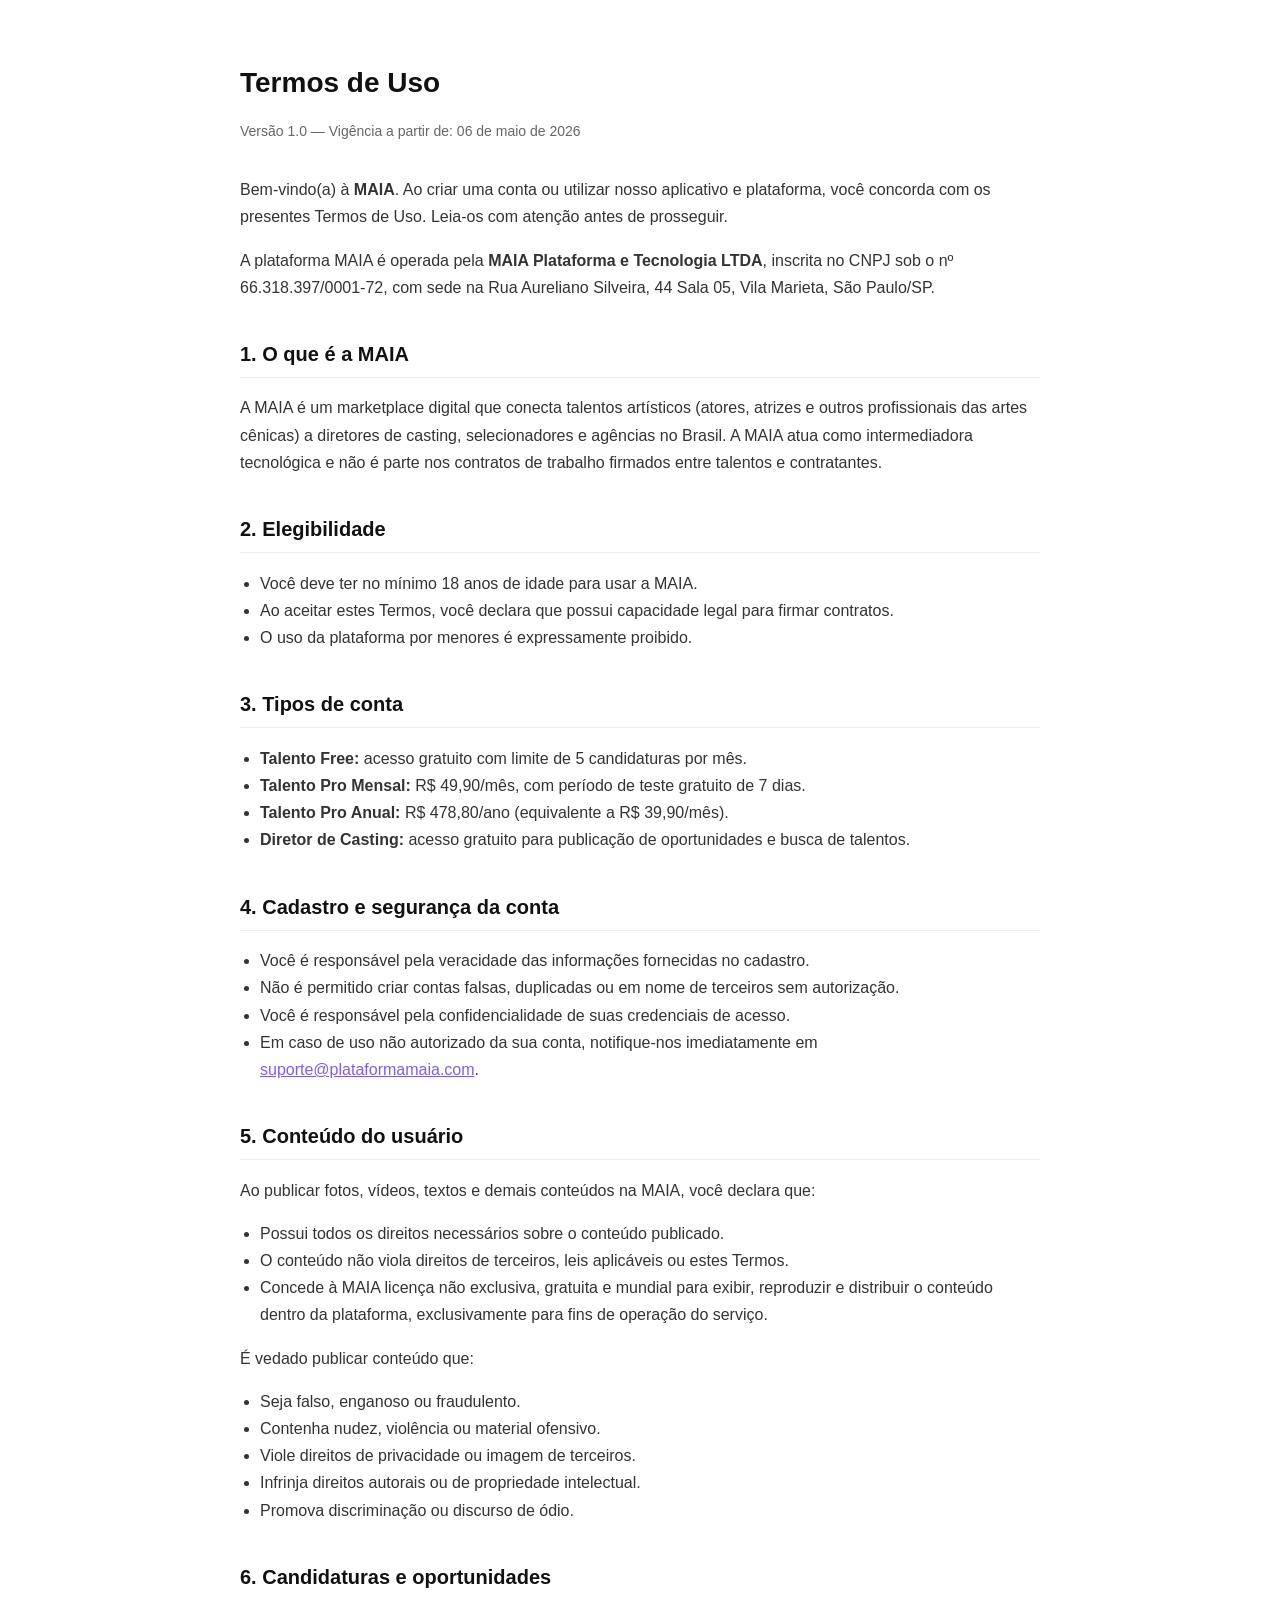
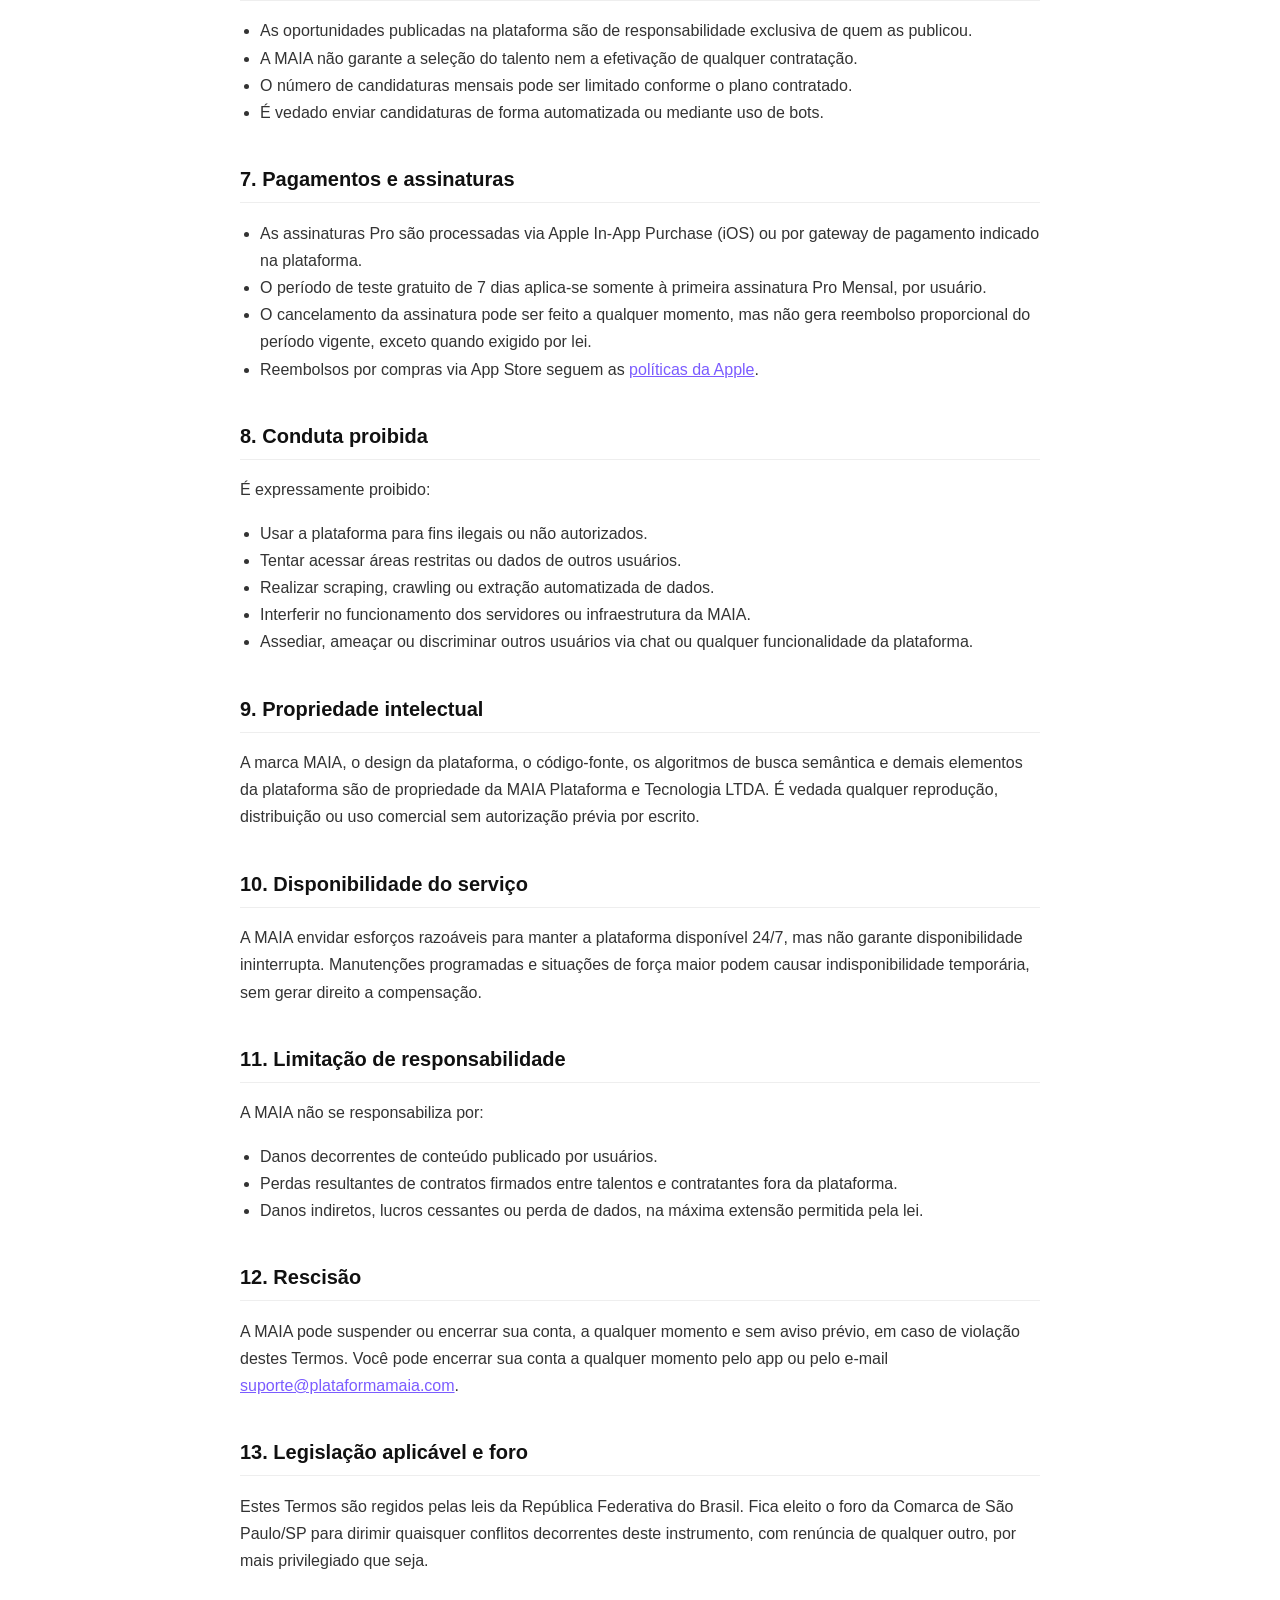
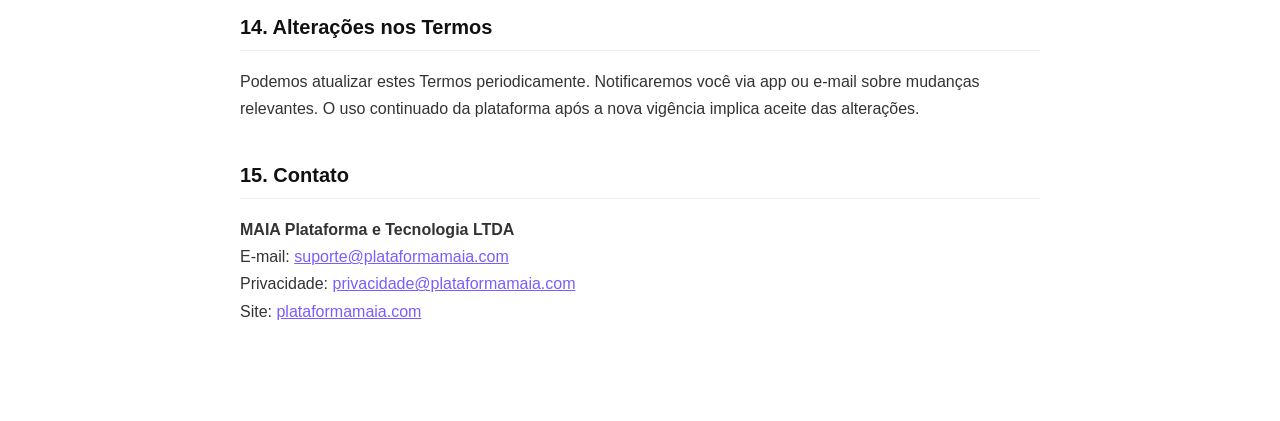
<file: project/uploads/termos-de-uso.html>
<!DOCTYPE html>
<html lang="pt-BR">
<head>
  <meta charset="UTF-8" />
  <meta name="viewport" content="width=device-width, initial-scale=1.0" />
  <title>Termos de Uso — MAIA</title>
  <style>
    body {
      font-family: -apple-system, BlinkMacSystemFont, "Segoe UI", Roboto, sans-serif;
      max-width: 800px;
      margin: 0 auto;
      padding: 40px 24px 80px;
      color: #1a1a1a;
      line-height: 1.7;
      font-size: 16px;
    }
    h1 { font-size: 28px; margin-bottom: 6px; color: #111; }
    h2 { font-size: 20px; margin-top: 36px; color: #111; border-bottom: 1px solid #eee; padding-bottom: 6px; }
    p, li { color: #333; }
    ul { padding-left: 20px; }
    .meta { color: #666; font-size: 14px; margin-bottom: 32px; }
    a { color: #7B5CFF; }

  </style>
</head>
<body>

  <h1>Termos de Uso</h1>
  <p class="meta">Versão 1.0 — Vigência a partir de: 06 de maio de 2026</p>
  <p>Bem-vindo(a) à <strong>MAIA</strong>. Ao criar uma conta ou utilizar nosso aplicativo e plataforma, você concorda com os presentes Termos de Uso. Leia-os com atenção antes de prosseguir.</p>

  <p>A plataforma MAIA é operada pela <strong>MAIA Plataforma e Tecnologia LTDA</strong>, inscrita no CNPJ sob o nº 66.318.397/0001-72, com sede na Rua Aureliano Silveira, 44 Sala 05, Vila Marieta, São Paulo/SP.</p>

  <h2>1. O que é a MAIA</h2>
  <p>A MAIA é um marketplace digital que conecta talentos artísticos (atores, atrizes e outros profissionais das artes cênicas) a diretores de casting, selecionadores e agências no Brasil. A MAIA atua como intermediadora tecnológica e não é parte nos contratos de trabalho firmados entre talentos e contratantes.</p>

  <h2>2. Elegibilidade</h2>
  <ul>
    <li>Você deve ter no mínimo 18 anos de idade para usar a MAIA.</li>
    <li>Ao aceitar estes Termos, você declara que possui capacidade legal para firmar contratos.</li>
    <li>O uso da plataforma por menores é expressamente proibido.</li>
  </ul>

  <h2>3. Tipos de conta</h2>
  <ul>
    <li><strong>Talento Free:</strong> acesso gratuito com limite de 5 candidaturas por mês.</li>
    <li><strong>Talento Pro Mensal:</strong> R$ 49,90/mês, com período de teste gratuito de 7 dias.</li>
    <li><strong>Talento Pro Anual:</strong> R$ 478,80/ano (equivalente a R$ 39,90/mês).</li>
    <li><strong>Diretor de Casting:</strong> acesso gratuito para publicação de oportunidades e busca de talentos.</li>
  </ul>

  <h2>4. Cadastro e segurança da conta</h2>
  <ul>
    <li>Você é responsável pela veracidade das informações fornecidas no cadastro.</li>
    <li>Não é permitido criar contas falsas, duplicadas ou em nome de terceiros sem autorização.</li>
    <li>Você é responsável pela confidencialidade de suas credenciais de acesso.</li>
    <li>Em caso de uso não autorizado da sua conta, notifique-nos imediatamente em <a href="mailto:suporte@plataformamaia.com">suporte@plataformamaia.com</a>.</li>
  </ul>

  <h2>5. Conteúdo do usuário</h2>
  <p>Ao publicar fotos, vídeos, textos e demais conteúdos na MAIA, você declara que:</p>
  <ul>
    <li>Possui todos os direitos necessários sobre o conteúdo publicado.</li>
    <li>O conteúdo não viola direitos de terceiros, leis aplicáveis ou estes Termos.</li>
    <li>Concede à MAIA licença não exclusiva, gratuita e mundial para exibir, reproduzir e distribuir o conteúdo dentro da plataforma, exclusivamente para fins de operação do serviço.</li>
  </ul>
  <p>É vedado publicar conteúdo que:</p>
  <ul>
    <li>Seja falso, enganoso ou fraudulento.</li>
    <li>Contenha nudez, violência ou material ofensivo.</li>
    <li>Viole direitos de privacidade ou imagem de terceiros.</li>
    <li>Infrinja direitos autorais ou de propriedade intelectual.</li>
    <li>Promova discriminação ou discurso de ódio.</li>
  </ul>

  <h2>6. Candidaturas e oportunidades</h2>
  <ul>
    <li>As oportunidades publicadas na plataforma são de responsabilidade exclusiva de quem as publicou.</li>
    <li>A MAIA não garante a seleção do talento nem a efetivação de qualquer contratação.</li>
    <li>O número de candidaturas mensais pode ser limitado conforme o plano contratado.</li>
    <li>É vedado enviar candidaturas de forma automatizada ou mediante uso de bots.</li>
  </ul>

  <h2>7. Pagamentos e assinaturas</h2>
  <ul>
    <li>As assinaturas Pro são processadas via Apple In-App Purchase (iOS) ou por gateway de pagamento indicado na plataforma.</li>
    <li>O período de teste gratuito de 7 dias aplica-se somente à primeira assinatura Pro Mensal, por usuário.</li>
    <li>O cancelamento da assinatura pode ser feito a qualquer momento, mas não gera reembolso proporcional do período vigente, exceto quando exigido por lei.</li>
    <li>Reembolsos por compras via App Store seguem as <a href="https://www.apple.com/legal/internet-services/itunes/br/terms.html" target="_blank">políticas da Apple</a>.</li>
  </ul>

  <h2>8. Conduta proibida</h2>
  <p>É expressamente proibido:</p>
  <ul>
    <li>Usar a plataforma para fins ilegais ou não autorizados.</li>
    <li>Tentar acessar áreas restritas ou dados de outros usuários.</li>
    <li>Realizar scraping, crawling ou extração automatizada de dados.</li>
    <li>Interferir no funcionamento dos servidores ou infraestrutura da MAIA.</li>
    <li>Assediar, ameaçar ou discriminar outros usuários via chat ou qualquer funcionalidade da plataforma.</li>
  </ul>

  <h2>9. Propriedade intelectual</h2>
  <p>A marca MAIA, o design da plataforma, o código-fonte, os algoritmos de busca semântica e demais elementos da plataforma são de propriedade da MAIA Plataforma e Tecnologia LTDA. É vedada qualquer reprodução, distribuição ou uso comercial sem autorização prévia por escrito.</p>

  <h2>10. Disponibilidade do serviço</h2>
  <p>A MAIA envidar esforços razoáveis para manter a plataforma disponível 24/7, mas não garante disponibilidade ininterrupta. Manutenções programadas e situações de força maior podem causar indisponibilidade temporária, sem gerar direito a compensação.</p>

  <h2>11. Limitação de responsabilidade</h2>
  <p>A MAIA não se responsabiliza por:</p>
  <ul>
    <li>Danos decorrentes de conteúdo publicado por usuários.</li>
    <li>Perdas resultantes de contratos firmados entre talentos e contratantes fora da plataforma.</li>
    <li>Danos indiretos, lucros cessantes ou perda de dados, na máxima extensão permitida pela lei.</li>
  </ul>

  <h2>12. Rescisão</h2>
  <p>A MAIA pode suspender ou encerrar sua conta, a qualquer momento e sem aviso prévio, em caso de violação destes Termos. Você pode encerrar sua conta a qualquer momento pelo app ou pelo e-mail <a href="mailto:suporte@plataformamaia.com">suporte@plataformamaia.com</a>.</p>

  <h2>13. Legislação aplicável e foro</h2>
  <p>Estes Termos são regidos pelas leis da República Federativa do Brasil. Fica eleito o foro da Comarca de São Paulo/SP para dirimir quaisquer conflitos decorrentes deste instrumento, com renúncia de qualquer outro, por mais privilegiado que seja.</p>

  <h2>14. Alterações nos Termos</h2>
  <p>Podemos atualizar estes Termos periodicamente. Notificaremos você via app ou e-mail sobre mudanças relevantes. O uso continuado da plataforma após a nova vigência implica aceite das alterações.</p>

  <h2>15. Contato</h2>
  <p>
    <strong>MAIA Plataforma e Tecnologia LTDA</strong><br />
    E-mail: <a href="mailto:suporte@plataformamaia.com">suporte@plataformamaia.com</a><br />
    Privacidade: <a href="mailto:privacidade@plataformamaia.com">privacidade@plataformamaia.com</a><br />
    Site: <a href="https://plataformamaia.com">plataformamaia.com</a>
  </p>

</body>
</html>
</file>
<file: colors_and_type.css>
/* ============================================================
   MAIA Design System (Clay-inspired)
   Tokens — colors, type, spacing, radius
   ============================================================ */

/* Inter from Google Fonts as Plain Black substitute (display + body).
   Plain Black is a licensed face; Inter w/ negative letter-spacing
   is the documented fallback. */
@import url("https://fonts.googleapis.com/css2?family=Inter:wght@400;500;600;700&display=swap");

:root {
  /* ---------- Color: Ink / Primary ---------- */
  --primary: #0a0a0a;
  --primary-active: #1f1f1f;
  --primary-disabled: #e5e5e5;

  --ink: #0a0a0a;
  --body: #3a3a3a;
  --body-strong: #1a1a1a;
  --muted: #6a6a6a;
  --muted-soft: #9a9a9a;

  --hairline: #e5e5e5;
  --hairline-soft: #f0f0f0;

  /* ---------- Color: Surfaces ---------- */
  --canvas: #F8F8F6;
  --surface-soft: #F0F0EE;
  --surface-card: #E8E8E6;
  --surface-strong: #DCDCDA;
  --surface-dark: #0a1a1a;
  --surface-dark-elevated: #1a2a2a;

  /* ---------- Color: On-surface ---------- */
  --on-primary: #ffffff;
  --on-dark: #ffffff;
  --on-dark-soft: #a0a0a0;

  /* ---------- Color: Brand (saturated feature cards) ---------- */
  --brand-pink: #7c3aed;
  --brand-teal: #111111;
  --brand-lavender: #b8a4ed;
  --brand-peach: #ffb084;
  --brand-ochre: #e8b94a;
  --brand-mint: #a4d4c5;
  --brand-coral: #ff6b5a;

  /* ---------- Color: Semantic ---------- */
  --success: #22c55e;
  --warning: #f59e0b;
  --error: #ef4444;

  /* ---------- Radius ---------- */
  --radius-xs: 6px;
  --radius-sm: 8px;
  --radius-md: 12px;
  --radius-lg: 16px;
  --radius-xl: 24px;
  --radius-pill: 9999px;
  --radius-full: 9999px;

  /* ---------- Spacing ---------- */
  --space-xxs: 4px;
  --space-xs: 8px;
  --space-sm: 12px;
  --space-md: 16px;
  --space-lg: 24px;
  --space-xl: 32px;
  --space-xxl: 48px;
  --space-section: 96px;

  /* ---------- Type families ---------- */
  --font-display: "Plain Black", "Inter", -apple-system, BlinkMacSystemFont, "Segoe UI", Roboto, sans-serif;
  --font-body: "Inter", -apple-system, BlinkMacSystemFont, "Segoe UI", Roboto, sans-serif;

  /* ---------- Type: display ---------- */
  --display-xl-size: 72px;
  --display-xl-lh: 1;
  --display-xl-tracking: -2.5px;

  --display-lg-size: 56px;
  --display-lg-lh: 1.05;
  --display-lg-tracking: -2px;

  --display-md-size: 40px;
  --display-md-lh: 1.1;
  --display-md-tracking: -1px;

  --display-sm-size: 32px;
  --display-sm-lh: 1.15;
  --display-sm-tracking: -0.5px;

  /* ---------- Type: titles ---------- */
  --title-lg-size: 24px;
  --title-lg-lh: 1.3;
  --title-lg-tracking: -0.3px;

  --title-md-size: 18px;
  --title-md-lh: 1.4;

  --title-sm-size: 16px;
  --title-sm-lh: 1.4;

  /* ---------- Type: body / utility ---------- */
  --body-md-size: 16px;
  --body-md-lh: 1.55;

  --body-sm-size: 14px;
  --body-sm-lh: 1.55;

  --caption-size: 13px;
  --caption-lh: 1.4;

  --caption-uc-size: 12px;
  --caption-uc-tracking: 1.5px;

  --button-size: 14px;
  --nav-size: 14px;
}

/* ============================================================
   Semantic resets
   ============================================================ */
html, body {
  background: var(--canvas);
  color: var(--ink);
  font-family: var(--font-body);
  font-size: var(--body-md-size);
  line-height: var(--body-md-lh);
  -webkit-font-smoothing: antialiased;
  -moz-osx-font-smoothing: grayscale;
}

/* ---------- Display headings ---------- */
.display-xl, h1.display {
  font-family: var(--font-display);
  font-weight: 500;
  font-size: var(--display-xl-size);
  line-height: var(--display-xl-lh);
  letter-spacing: var(--display-xl-tracking);
  color: var(--ink);
  margin: 0;
}

.display-lg, h2.display {
  font-family: var(--font-display);
  font-weight: 500;
  font-size: var(--display-lg-size);
  line-height: var(--display-lg-lh);
  letter-spacing: var(--display-lg-tracking);
  color: var(--ink);
  margin: 0;
}

.display-md {
  font-family: var(--font-display);
  font-weight: 500;
  font-size: var(--display-md-size);
  line-height: var(--display-md-lh);
  letter-spacing: var(--display-md-tracking);
  color: var(--ink);
  margin: 0;
}

.display-sm {
  font-family: var(--font-display);
  font-weight: 500;
  font-size: var(--display-sm-size);
  line-height: var(--display-sm-lh);
  letter-spacing: var(--display-sm-tracking);
  color: var(--ink);
  margin: 0;
}

/* ---------- Title styles ---------- */
.title-lg {
  font-family: var(--font-body);
  font-weight: 600;
  font-size: var(--title-lg-size);
  line-height: var(--title-lg-lh);
  letter-spacing: var(--title-lg-tracking);
  color: var(--ink);
  margin: 0;
}

.title-md {
  font-family: var(--font-body);
  font-weight: 600;
  font-size: var(--title-md-size);
  line-height: var(--title-md-lh);
  color: var(--ink);
  margin: 0;
}

.title-sm {
  font-family: var(--font-body);
  font-weight: 600;
  font-size: var(--title-sm-size);
  line-height: var(--title-sm-lh);
  color: var(--ink);
  margin: 0;
}

/* ---------- Body / paragraph ---------- */
p, .body-md {
  font-size: var(--body-md-size);
  line-height: var(--body-md-lh);
  color: var(--body);
  margin: 0;
}

.body-sm {
  font-size: var(--body-sm-size);
  line-height: var(--body-sm-lh);
  color: var(--body);
}

.caption {
  font-size: var(--caption-size);
  line-height: var(--caption-lh);
  font-weight: 500;
  color: var(--muted);
}

.caption-uc {
  font-size: var(--caption-uc-size);
  line-height: var(--caption-lh);
  font-weight: 600;
  letter-spacing: var(--caption-uc-tracking);
  text-transform: uppercase;
  color: var(--muted);
}

/* ---------- Buttons ---------- */
.btn {
  display: inline-flex;
  align-items: center;
  justify-content: center;
  gap: var(--space-xs);
  height: 44px;
  padding: 0 20px;
  border-radius: var(--radius-md);
  font-family: var(--font-body);
  font-size: var(--button-size);
  font-weight: 600;
  line-height: 1;
  text-decoration: none;
  border: 1px solid transparent;
  cursor: pointer;
  transition: background-color 120ms ease, color 120ms ease;
}

.btn-primary {
  background: var(--primary);
  color: var(--on-primary);
}
.btn-primary:hover { background: var(--primary-active); }
.btn-primary:disabled,
.btn-primary[aria-disabled="true"] {
  background: var(--primary-disabled);
  color: var(--muted);
  cursor: not-allowed;
}

.btn-secondary {
  background: var(--canvas);
  color: var(--ink);
  border-color: var(--hairline);
}
.btn-secondary:hover { background: var(--surface-soft); }

.btn-on-color {
  background: var(--canvas);
  color: var(--ink);
}

.btn-text {
  background: transparent;
  color: var(--ink);
  height: auto;
  padding: 0;
  border: none;
}

/* ---------- Inputs ---------- */
.input {
  display: block;
  width: 100%;
  height: 44px;
  padding: 12px 16px;
  background: var(--canvas);
  color: var(--ink);
  font-family: var(--font-body);
  font-size: var(--body-md-size);
  line-height: 1.4;
  border: 1px solid var(--hairline);
  border-radius: var(--radius-md);
  outline: none;
}
.input:focus { border-color: var(--ink); }
.input::placeholder { color: var(--muted-soft); }

/* ---------- Pills / Tabs / Badges ---------- */
.pill {
  display: inline-flex;
  align-items: center;
  padding: 4px 12px;
  background: var(--surface-card);
  color: var(--ink);
  font-size: var(--caption-size);
  font-weight: 500;
  border-radius: var(--radius-pill);
}

.tab {
  display: inline-flex;
  align-items: center;
  height: 36px;
  padding: 8px 16px;
  background: transparent;
  color: var(--muted);
  font-size: var(--nav-size);
  font-weight: 500;
  border-radius: var(--radius-pill);
  cursor: pointer;
  border: none;
}
.tab[aria-selected="true"],
.tab.is-active {
  background: var(--surface-card);
  color: var(--ink);
}

/* ---------- Cards ---------- */
.card {
  background: var(--canvas);
  border: 1px solid var(--hairline);
  border-radius: var(--radius-lg);
  padding: var(--space-lg);
}

.feature-card {
  border-radius: var(--radius-xl);
  padding: var(--space-xl);
  color: var(--ink);
}
.feature-card.pink     { background: var(--brand-pink);     color: var(--on-primary); }
.feature-card.teal     { background: var(--brand-teal);     color: var(--on-dark); }
.feature-card.lavender { background: var(--brand-lavender); color: var(--ink); }
.feature-card.peach    { background: var(--brand-peach);    color: var(--ink); }
.feature-card.ochre    { background: var(--brand-ochre);    color: var(--ink); }
.feature-card.cream    { background: var(--surface-card);   color: var(--ink); }
</file>
<file: legal.css>
/* ============================================================
   MAIA — Legal pages shared styles
   ============================================================ */
* { box-sizing: border-box; }
html { scroll-behavior: smooth; }
body {
  margin: 0;
  background: var(--canvas);
  color: var(--ink);
  font-family: var(--font-body);
  -webkit-font-smoothing: antialiased;
}
::selection { background: var(--brand-pink); color: var(--on-primary); }
img { max-width: 100%; display: block; }
a { color: var(--ink); text-decoration: underline; text-decoration-color: var(--brand-pink); text-decoration-thickness: 2px; text-underline-offset: 3px; transition: color 150ms ease; }
a:hover { color: var(--brand-pink); }

/* Top nav (slim) */
.legal-nav {
  position: sticky;
  top: 0;
  height: 68px;
  background: color-mix(in oklab, var(--canvas) 92%, transparent);
  backdrop-filter: saturate(180%) blur(14px);
  -webkit-backdrop-filter: saturate(180%) blur(14px);
  border-bottom: 1px solid var(--hairline);
  z-index: 50;
}
.legal-nav__inner {
  max-width: 880px;
  height: 100%;
  margin: 0 auto;
  padding: 0 24px;
  display: flex;
  align-items: center;
  justify-content: space-between;
  gap: 24px;
}
.legal-logo {
  font-family: var(--font-display);
  font-weight: 500;
  font-size: 24px;
  letter-spacing: -1.2px;
  color: var(--ink);
  text-decoration: none;
  display: inline-flex;
  align-items: baseline;
}
.legal-logo .dot {
  width: 8px;
  height: 8px;
  background: var(--brand-pink);
  border-radius: 50%;
  margin-left: 4px;
  transform: translateY(-2px);
  display: inline-block;
}
.legal-back {
  font-size: 14px;
  font-weight: 500;
  color: var(--ink);
  text-decoration: none;
  display: inline-flex;
  align-items: center;
  gap: 6px;
}
.legal-back:hover { color: var(--brand-pink); }
.legal-back::before {
  content: "←";
  display: inline-block;
  transition: transform 200ms ease;
}
.legal-back:hover::before { transform: translateX(-3px); }

/* Page shell */
.legal {
  max-width: 800px;
  margin: 0 auto;
  padding: 64px 24px 96px;
}
.legal__eyebrow {
  font-size: 12px;
  font-weight: 600;
  letter-spacing: 1.5px;
  text-transform: uppercase;
  color: var(--muted);
  display: inline-block;
  margin-bottom: 16px;
}
.legal h1 {
  font-family: var(--font-display);
  font-weight: 500;
  font-size: clamp(40px, 5vw, 56px);
  line-height: 1.02;
  letter-spacing: -1.8px;
  color: var(--ink);
  margin: 0 0 12px;
  text-wrap: balance;
}
.legal .meta {
  color: var(--muted);
  font-size: 14px;
  margin: 0 0 32px;
}
.legal h2 {
  font-family: var(--font-body);
  font-weight: 600;
  font-size: 22px;
  letter-spacing: -0.3px;
  color: var(--ink);
  margin: 48px 0 16px;
  padding-bottom: 12px;
  border-bottom: 1px solid var(--hairline);
}
.legal p, .legal li {
  font-size: 16px;
  line-height: 1.7;
  color: var(--body-strong);
  margin: 12px 0;
}
.legal ul {
  padding-left: 22px;
  margin: 12px 0;
}
.legal ul li::marker { color: var(--brand-pink); }
.legal strong { color: var(--ink); font-weight: 600; }

/* Highlight box (LGPD intro) */
.legal .highlight-box {
  background: var(--surface-card);
  border-left: 4px solid var(--brand-pink);
  border-radius: var(--radius-md);
  padding: 18px 22px;
  margin: 28px 0;
}
.legal .highlight-box p { margin: 0; color: var(--ink); }

/* Rights grid (LGPD) */
.legal .rights-grid {
  display: grid;
  grid-template-columns: 1fr 1fr;
  gap: 12px;
  margin: 24px 0;
}
.legal .right-card {
  background: var(--canvas);
  border: 1px solid var(--hairline);
  border-radius: var(--radius-md);
  padding: 18px 20px;
}
.legal .right-card strong {
  display: block;
  color: var(--ink);
  margin-bottom: 6px;
  font-size: 15px;
  font-weight: 600;
}
.legal .right-card span {
  color: var(--body);
  font-size: 14px;
  line-height: 1.55;
}
@media (max-width: 600px) {
  .legal .rights-grid { grid-template-columns: 1fr; }
}

/* Contact box */
.legal .contact-box {
  background: var(--surface-card);
  border-radius: var(--radius-lg);
  padding: 24px 28px;
  margin-top: 16px;
}
.legal .contact-box p { margin: 6px 0; }
.legal .contact-box strong { font-size: 15px; }

/* Footer */
.legal-footer {
  background: var(--surface-soft);
  border-top: 1px solid var(--hairline);
  padding: 40px 24px;
  text-align: center;
  font-size: 13px;
  color: var(--muted);
}
.legal-footer a {
  color: var(--muted);
  text-decoration: none;
  margin: 0 8px;
}
.legal-footer a:hover { color: var(--ink); }
.legal-footer .row { margin-bottom: 8px; }
</file>
<file: project/colors_and_type.css>
/* ============================================================
   MAIA Design System (Clay-inspired)
   Tokens — colors, type, spacing, radius
   ============================================================ */

/* Inter from Google Fonts as Plain Black substitute (display + body).
   Plain Black is a licensed face; Inter w/ negative letter-spacing
   is the documented fallback. */
@import url("https://fonts.googleapis.com/css2?family=Inter:wght@400;500;600;700&display=swap");

:root {
  /* ---------- Color: Ink / Primary ---------- */
  --primary: #0a0a0a;
  --primary-active: #1f1f1f;
  --primary-disabled: #e5e5e5;

  --ink: #0a0a0a;
  --body: #3a3a3a;
  --body-strong: #1a1a1a;
  --muted: #6a6a6a;
  --muted-soft: #9a9a9a;

  --hairline: #e5e5e5;
  --hairline-soft: #f0f0f0;

  /* ---------- Color: Surfaces ---------- */
  --canvas: #fffaf0;
  --surface-soft: #faf5e8;
  --surface-card: #f5f0e0;
  --surface-strong: #ebe6d6;
  --surface-dark: #0a1a1a;
  --surface-dark-elevated: #1a2a2a;

  /* ---------- Color: On-surface ---------- */
  --on-primary: #ffffff;
  --on-dark: #ffffff;
  --on-dark-soft: #a0a0a0;

  /* ---------- Color: Brand (saturated feature cards) ---------- */
  --brand-pink: #ff4d8b;
  --brand-teal: #1a3a3a;
  --brand-lavender: #b8a4ed;
  --brand-peach: #ffb084;
  --brand-ochre: #e8b94a;
  --brand-mint: #a4d4c5;
  --brand-coral: #ff6b5a;

  /* ---------- Color: Semantic ---------- */
  --success: #22c55e;
  --warning: #f59e0b;
  --error: #ef4444;

  /* ---------- Radius ---------- */
  --radius-xs: 6px;
  --radius-sm: 8px;
  --radius-md: 12px;
  --radius-lg: 16px;
  --radius-xl: 24px;
  --radius-pill: 9999px;
  --radius-full: 9999px;

  /* ---------- Spacing ---------- */
  --space-xxs: 4px;
  --space-xs: 8px;
  --space-sm: 12px;
  --space-md: 16px;
  --space-lg: 24px;
  --space-xl: 32px;
  --space-xxl: 48px;
  --space-section: 96px;

  /* ---------- Type families ---------- */
  /* Plain Black is licensed; Inter 500 w/ negative tracking is the substitute. */
  --font-display: "Plain Black", "Inter", -apple-system, BlinkMacSystemFont, "Segoe UI", Roboto, sans-serif;
  --font-body: "Inter", -apple-system, BlinkMacSystemFont, "Segoe UI", Roboto, sans-serif;

  /* ---------- Type: display (Plain Black @ 500, negative tracking) ---------- */
  --display-xl-size: 72px;
  --display-xl-lh: 1;
  --display-xl-tracking: -2.5px;

  --display-lg-size: 56px;
  --display-lg-lh: 1.05;
  --display-lg-tracking: -2px;

  --display-md-size: 40px;
  --display-md-lh: 1.1;
  --display-md-tracking: -1px;

  --display-sm-size: 32px;
  --display-sm-lh: 1.15;
  --display-sm-tracking: -0.5px;

  /* ---------- Type: titles (Inter 600) ---------- */
  --title-lg-size: 24px;
  --title-lg-lh: 1.3;
  --title-lg-tracking: -0.3px;

  --title-md-size: 18px;
  --title-md-lh: 1.4;

  --title-sm-size: 16px;
  --title-sm-lh: 1.4;

  /* ---------- Type: body / utility ---------- */
  --body-md-size: 16px;
  --body-md-lh: 1.55;

  --body-sm-size: 14px;
  --body-sm-lh: 1.55;

  --caption-size: 13px;
  --caption-lh: 1.4;

  --caption-uc-size: 12px;
  --caption-uc-tracking: 1.5px;

  --button-size: 14px;
  --nav-size: 14px;
}

/* ============================================================
   Semantic resets
   ============================================================ */
html, body {
  background: var(--canvas);
  color: var(--ink);
  font-family: var(--font-body);
  font-size: var(--body-md-size);
  line-height: var(--body-md-lh);
  -webkit-font-smoothing: antialiased;
  -moz-osx-font-smoothing: grayscale;
}

/* ---------- Display headings (Plain Black sub: Inter 500) ---------- */
.display-xl, h1.display {
  font-family: var(--font-display);
  font-weight: 500;
  font-size: var(--display-xl-size);
  line-height: var(--display-xl-lh);
  letter-spacing: var(--display-xl-tracking);
  color: var(--ink);
  margin: 0;
}

.display-lg, h2.display {
  font-family: var(--font-display);
  font-weight: 500;
  font-size: var(--display-lg-size);
  line-height: var(--display-lg-lh);
  letter-spacing: var(--display-lg-tracking);
  color: var(--ink);
  margin: 0;
}

.display-md {
  font-family: var(--font-display);
  font-weight: 500;
  font-size: var(--display-md-size);
  line-height: var(--display-md-lh);
  letter-spacing: var(--display-md-tracking);
  color: var(--ink);
  margin: 0;
}

.display-sm {
  font-family: var(--font-display);
  font-weight: 500;
  font-size: var(--display-sm-size);
  line-height: var(--display-sm-lh);
  letter-spacing: var(--display-sm-tracking);
  color: var(--ink);
  margin: 0;
}

/* ---------- Title styles ---------- */
.title-lg {
  font-family: var(--font-body);
  font-weight: 600;
  font-size: var(--title-lg-size);
  line-height: var(--title-lg-lh);
  letter-spacing: var(--title-lg-tracking);
  color: var(--ink);
  margin: 0;
}

.title-md {
  font-family: var(--font-body);
  font-weight: 600;
  font-size: var(--title-md-size);
  line-height: var(--title-md-lh);
  color: var(--ink);
  margin: 0;
}

.title-sm {
  font-family: var(--font-body);
  font-weight: 600;
  font-size: var(--title-sm-size);
  line-height: var(--title-sm-lh);
  color: var(--ink);
  margin: 0;
}

/* ---------- Body / paragraph ---------- */
p, .body-md {
  font-size: var(--body-md-size);
  line-height: var(--body-md-lh);
  color: var(--body);
  margin: 0;
}

.body-sm {
  font-size: var(--body-sm-size);
  line-height: var(--body-sm-lh);
  color: var(--body);
}

.caption {
  font-size: var(--caption-size);
  line-height: var(--caption-lh);
  font-weight: 500;
  color: var(--muted);
}

.caption-uc {
  font-size: var(--caption-uc-size);
  line-height: var(--caption-lh);
  font-weight: 600;
  letter-spacing: var(--caption-uc-tracking);
  text-transform: uppercase;
  color: var(--muted);
}

/* ---------- Buttons ---------- */
.btn {
  display: inline-flex;
  align-items: center;
  justify-content: center;
  gap: var(--space-xs);
  height: 44px;
  padding: 0 20px;
  border-radius: var(--radius-md);
  font-family: var(--font-body);
  font-size: var(--button-size);
  font-weight: 600;
  line-height: 1;
  text-decoration: none;
  border: 1px solid transparent;
  cursor: pointer;
  transition: background-color 120ms ease, color 120ms ease;
}

.btn-primary {
  background: var(--primary);
  color: var(--on-primary);
}
.btn-primary:hover { background: var(--primary-active); }
.btn-primary:disabled,
.btn-primary[aria-disabled="true"] {
  background: var(--primary-disabled);
  color: var(--muted);
  cursor: not-allowed;
}

.btn-secondary {
  background: var(--canvas);
  color: var(--ink);
  border-color: var(--hairline);
}
.btn-secondary:hover { background: var(--surface-soft); }

.btn-on-color {
  background: var(--canvas);
  color: var(--ink);
}

.btn-text {
  background: transparent;
  color: var(--ink);
  height: auto;
  padding: 0;
  border: none;
}

/* ---------- Inputs ---------- */
.input {
  display: block;
  width: 100%;
  height: 44px;
  padding: 12px 16px;
  background: var(--canvas);
  color: var(--ink);
  font-family: var(--font-body);
  font-size: var(--body-md-size);
  line-height: 1.4;
  border: 1px solid var(--hairline);
  border-radius: var(--radius-md);
  outline: none;
}
.input:focus { border-color: var(--ink); }
.input::placeholder { color: var(--muted-soft); }

/* ---------- Pills / Tabs / Badges ---------- */
.pill {
  display: inline-flex;
  align-items: center;
  padding: 4px 12px;
  background: var(--surface-card);
  color: var(--ink);
  font-size: var(--caption-size);
  font-weight: 500;
  border-radius: var(--radius-pill);
}

.tab {
  display: inline-flex;
  align-items: center;
  height: 36px;
  padding: 8px 16px;
  background: transparent;
  color: var(--muted);
  font-size: var(--nav-size);
  font-weight: 500;
  border-radius: var(--radius-pill);
  cursor: pointer;
  border: none;
}
.tab[aria-selected="true"],
.tab.is-active {
  background: var(--surface-card);
  color: var(--ink);
}

/* ---------- Cards ---------- */
.card {
  background: var(--canvas);
  border: 1px solid var(--hairline);
  border-radius: var(--radius-lg);
  padding: var(--space-lg);
}

.feature-card {
  border-radius: var(--radius-xl);
  padding: var(--space-xl);
  color: var(--ink);
}
.feature-card.pink     { background: var(--brand-pink);     color: var(--on-primary); }
.feature-card.teal     { background: var(--brand-teal);     color: var(--on-dark); }
.feature-card.lavender { background: var(--brand-lavender); color: var(--ink); }
.feature-card.peach    { background: var(--brand-peach);    color: var(--ink); }
.feature-card.ochre    { background: var(--brand-ochre);    color: var(--ink); }
.feature-card.cream    { background: var(--surface-card);   color: var(--ink); }
</file>
<file: project/legal.css>
/* ============================================================
   MAIA — Legal pages shared styles
   ============================================================ */
* { box-sizing: border-box; }
html { scroll-behavior: smooth; }
body {
  margin: 0;
  background: var(--canvas);
  color: var(--ink);
  font-family: var(--font-body);
  -webkit-font-smoothing: antialiased;
}
::selection { background: var(--brand-pink); color: var(--on-primary); }
img { max-width: 100%; display: block; }
a { color: var(--ink); text-decoration: underline; text-decoration-color: var(--brand-pink); text-decoration-thickness: 2px; text-underline-offset: 3px; transition: color 150ms ease; }
a:hover { color: var(--brand-pink); }

/* Top nav (slim) */
.legal-nav {
  position: sticky;
  top: 0;
  height: 68px;
  background: color-mix(in oklab, var(--canvas) 92%, transparent);
  backdrop-filter: saturate(180%) blur(14px);
  -webkit-backdrop-filter: saturate(180%) blur(14px);
  border-bottom: 1px solid var(--hairline);
  z-index: 50;
}
.legal-nav__inner {
  max-width: 880px;
  height: 100%;
  margin: 0 auto;
  padding: 0 24px;
  display: flex;
  align-items: center;
  justify-content: space-between;
  gap: 24px;
}
.legal-logo {
  font-family: var(--font-display);
  font-weight: 500;
  font-size: 24px;
  letter-spacing: -1.2px;
  color: var(--ink);
  text-decoration: none;
  display: inline-flex;
  align-items: baseline;
}
.legal-logo .dot {
  width: 8px;
  height: 8px;
  background: var(--brand-pink);
  border-radius: 50%;
  margin-left: 4px;
  transform: translateY(-2px);
  display: inline-block;
}
.legal-back {
  font-size: 14px;
  font-weight: 500;
  color: var(--ink);
  text-decoration: none;
  display: inline-flex;
  align-items: center;
  gap: 6px;
}
.legal-back:hover { color: var(--brand-pink); }
.legal-back::before {
  content: "←";
  display: inline-block;
  transition: transform 200ms ease;
}
.legal-back:hover::before { transform: translateX(-3px); }

/* Page shell */
.legal {
  max-width: 800px;
  margin: 0 auto;
  padding: 64px 24px 96px;
}
.legal__eyebrow {
  font-size: 12px;
  font-weight: 600;
  letter-spacing: 1.5px;
  text-transform: uppercase;
  color: var(--muted);
  display: inline-block;
  margin-bottom: 16px;
}
.legal h1 {
  font-family: var(--font-display);
  font-weight: 500;
  font-size: clamp(40px, 5vw, 56px);
  line-height: 1.02;
  letter-spacing: -1.8px;
  color: var(--ink);
  margin: 0 0 12px;
  text-wrap: balance;
}
.legal .meta {
  color: var(--muted);
  font-size: 14px;
  margin: 0 0 32px;
}
.legal h2 {
  font-family: var(--font-body);
  font-weight: 600;
  font-size: 22px;
  letter-spacing: -0.3px;
  color: var(--ink);
  margin: 48px 0 16px;
  padding-bottom: 12px;
  border-bottom: 1px solid var(--hairline);
}
.legal p, .legal li {
  font-size: 16px;
  line-height: 1.7;
  color: var(--body-strong);
  margin: 12px 0;
}
.legal ul {
  padding-left: 22px;
  margin: 12px 0;
}
.legal ul li::marker { color: var(--brand-pink); }
.legal strong { color: var(--ink); font-weight: 600; }

/* Highlight box (LGPD intro) */
.legal .highlight-box {
  background: var(--surface-card);
  border-left: 4px solid var(--brand-pink);
  border-radius: var(--radius-md);
  padding: 18px 22px;
  margin: 28px 0;
}
.legal .highlight-box p { margin: 0; color: var(--ink); }

/* Rights grid (LGPD) */
.legal .rights-grid {
  display: grid;
  grid-template-columns: 1fr 1fr;
  gap: 12px;
  margin: 24px 0;
}
.legal .right-card {
  background: var(--canvas);
  border: 1px solid var(--hairline);
  border-radius: var(--radius-md);
  padding: 18px 20px;
}
.legal .right-card strong {
  display: block;
  color: var(--ink);
  margin-bottom: 6px;
  font-size: 15px;
  font-weight: 600;
}
.legal .right-card span {
  color: var(--body);
  font-size: 14px;
  line-height: 1.55;
}
@media (max-width: 600px) {
  .legal .rights-grid { grid-template-columns: 1fr; }
}

/* Contact box */
.legal .contact-box {
  background: var(--surface-card);
  border-radius: var(--radius-lg);
  padding: 24px 28px;
  margin-top: 16px;
}
.legal .contact-box p { margin: 6px 0; }
.legal .contact-box strong { font-size: 15px; }

/* Footer */
.legal-footer {
  background: var(--surface-soft);
  border-top: 1px solid var(--hairline);
  padding: 40px 24px;
  text-align: center;
  font-size: 13px;
  color: var(--muted);
}
.legal-footer a {
  color: var(--muted);
  text-decoration: none;
  margin: 0 8px;
}
.legal-footer a:hover { color: var(--ink); }
.legal-footer .row { margin-bottom: 8px; }
</file>
